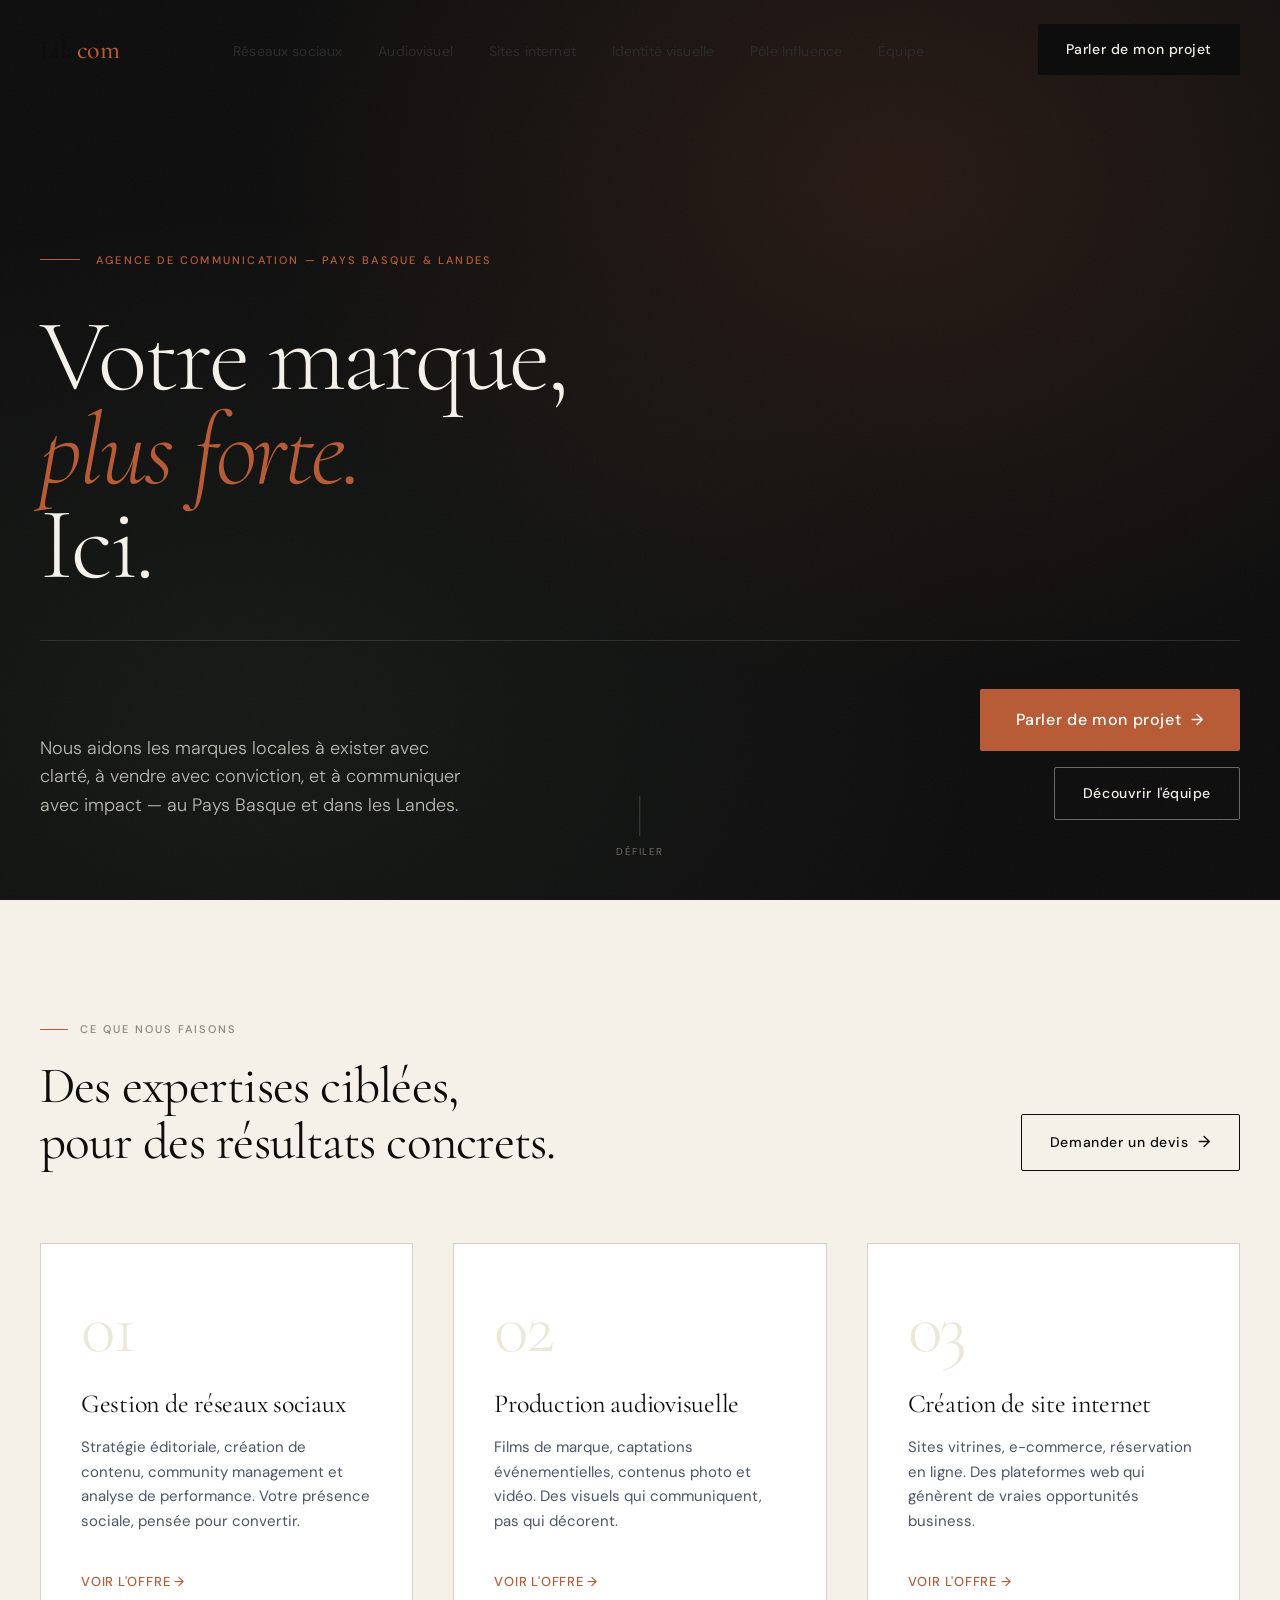
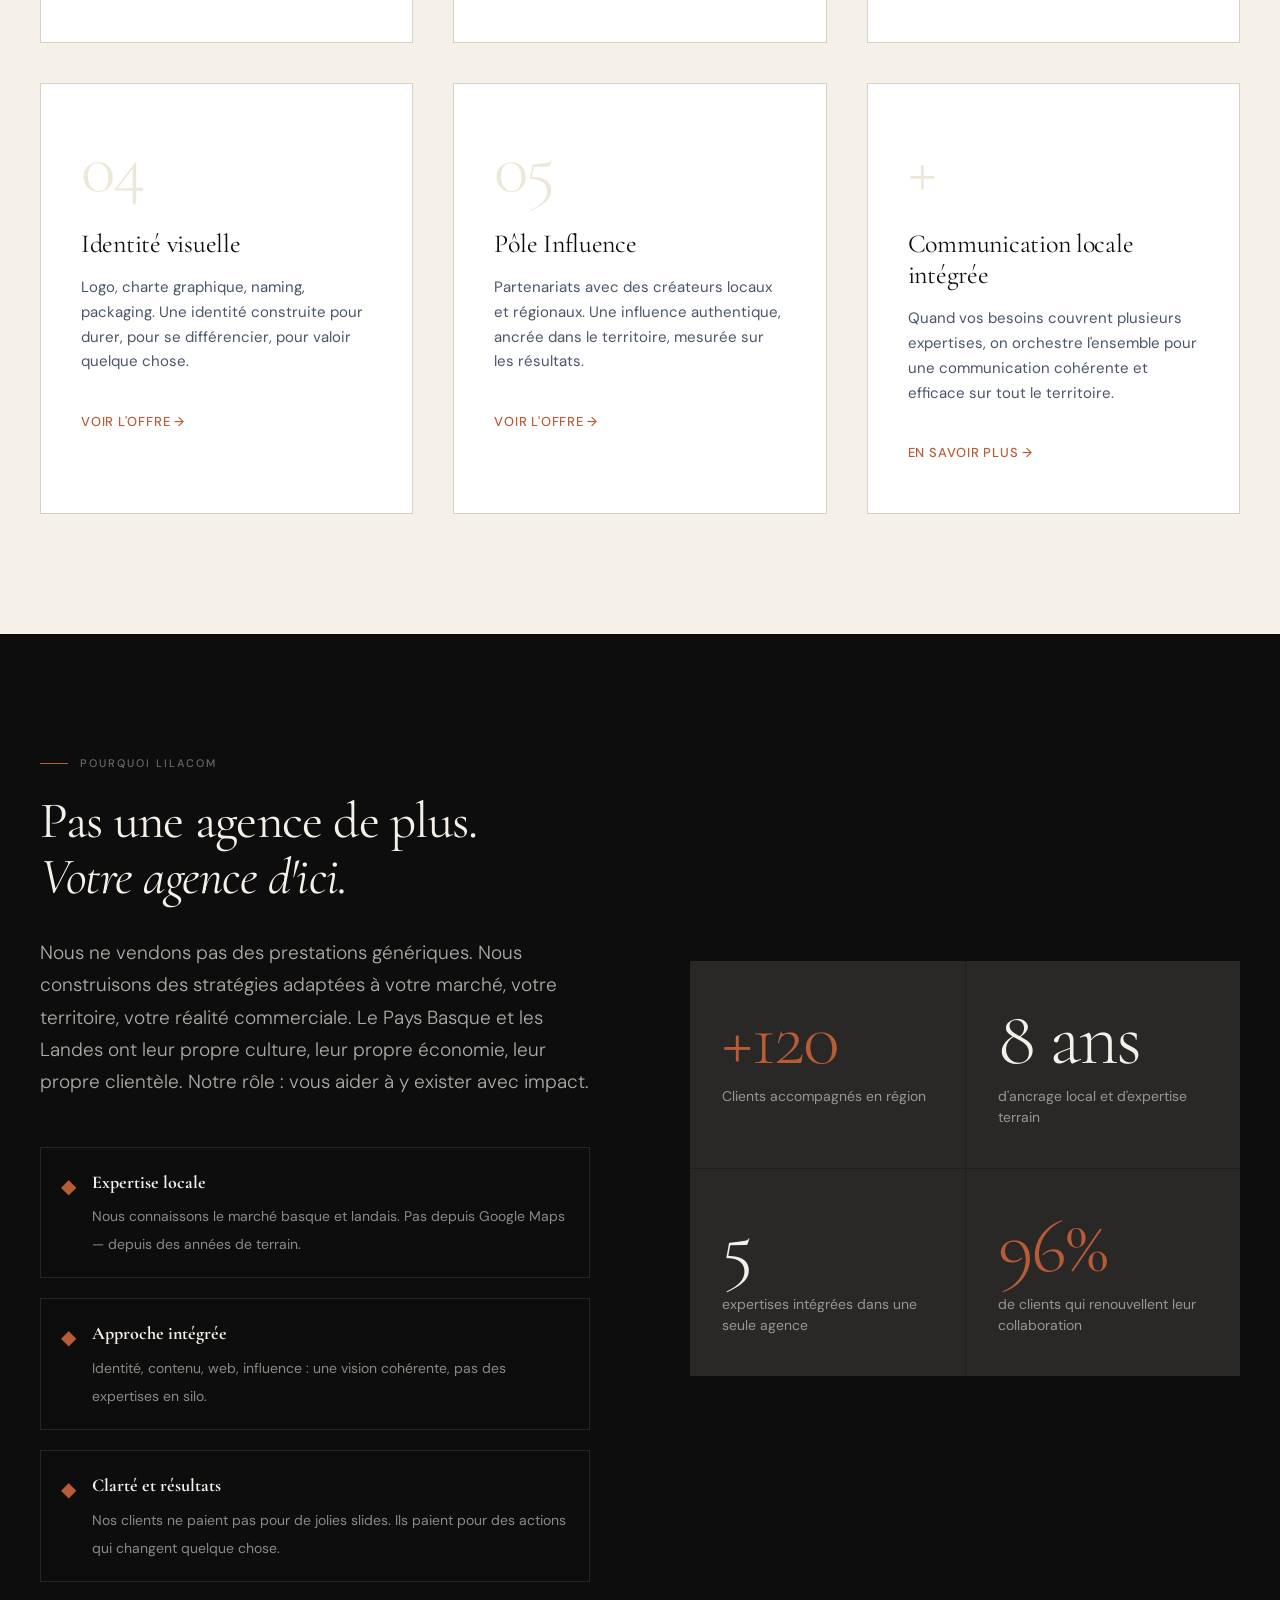
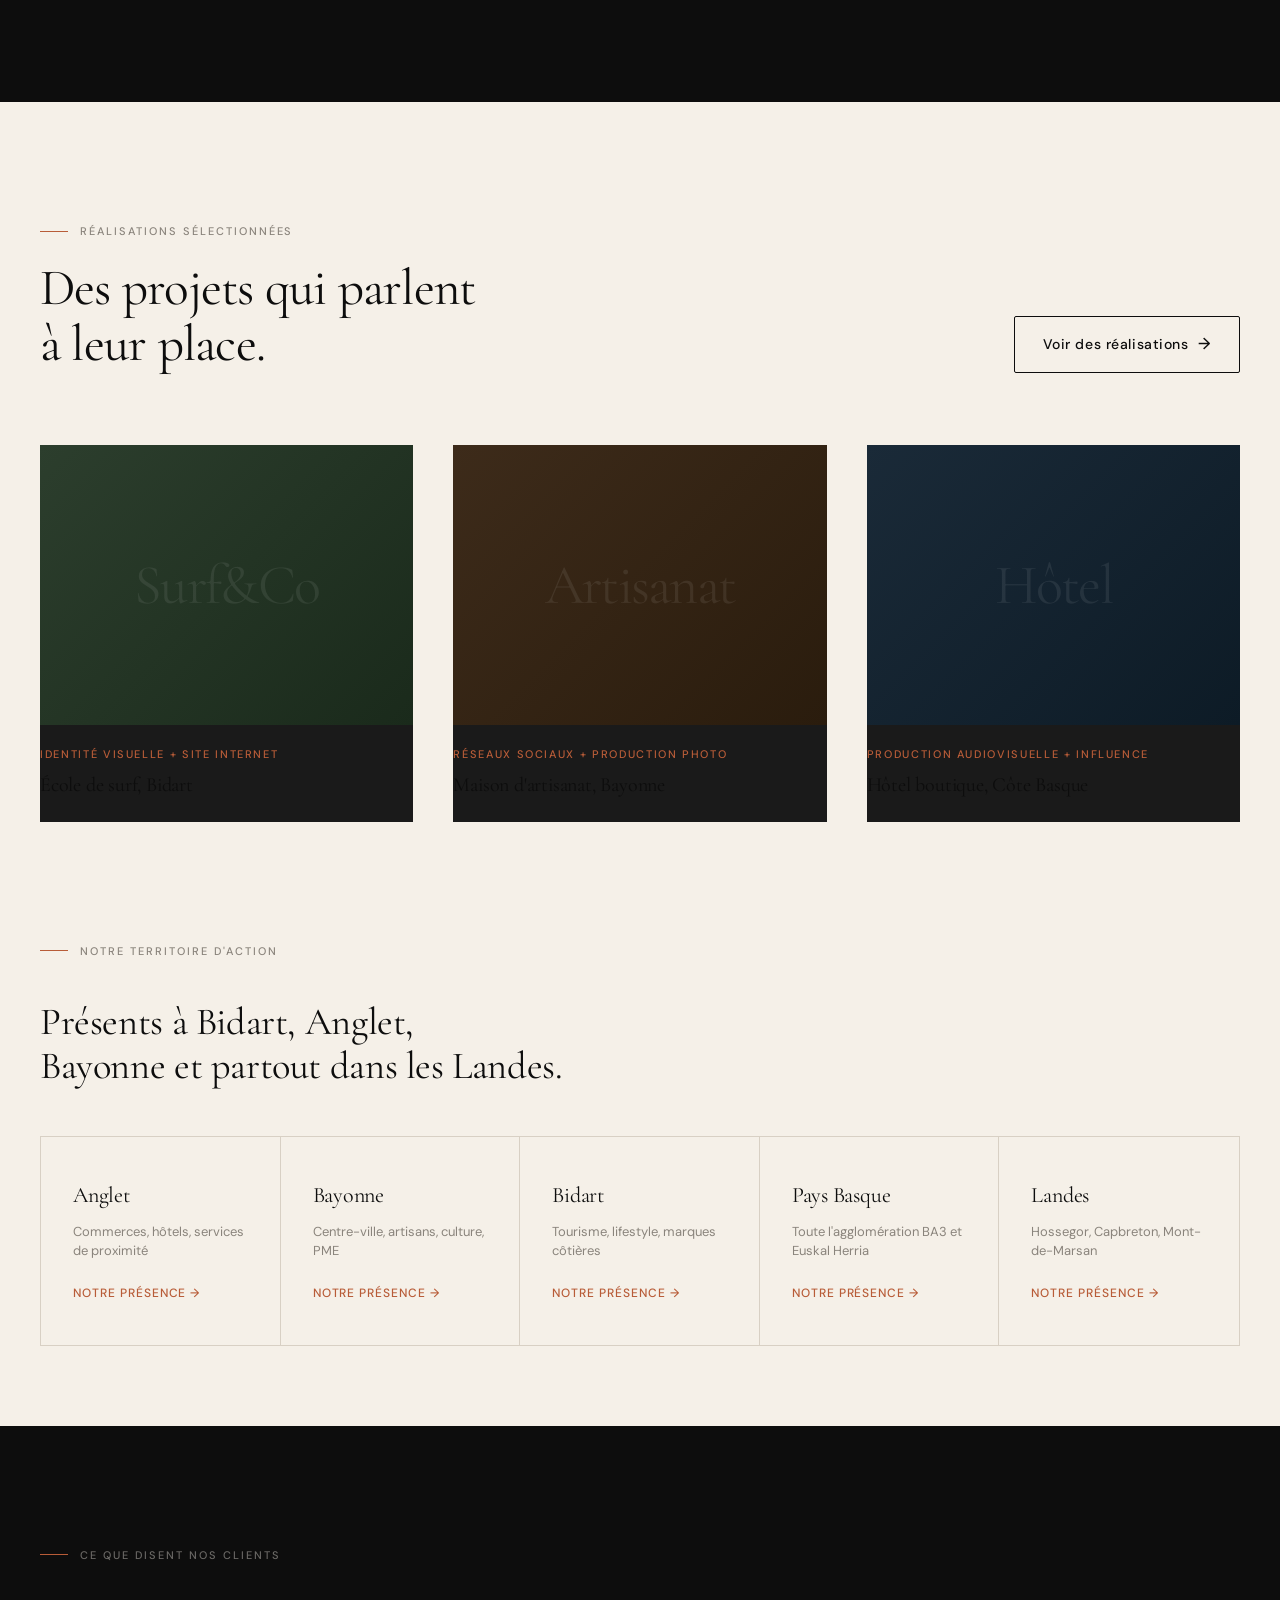
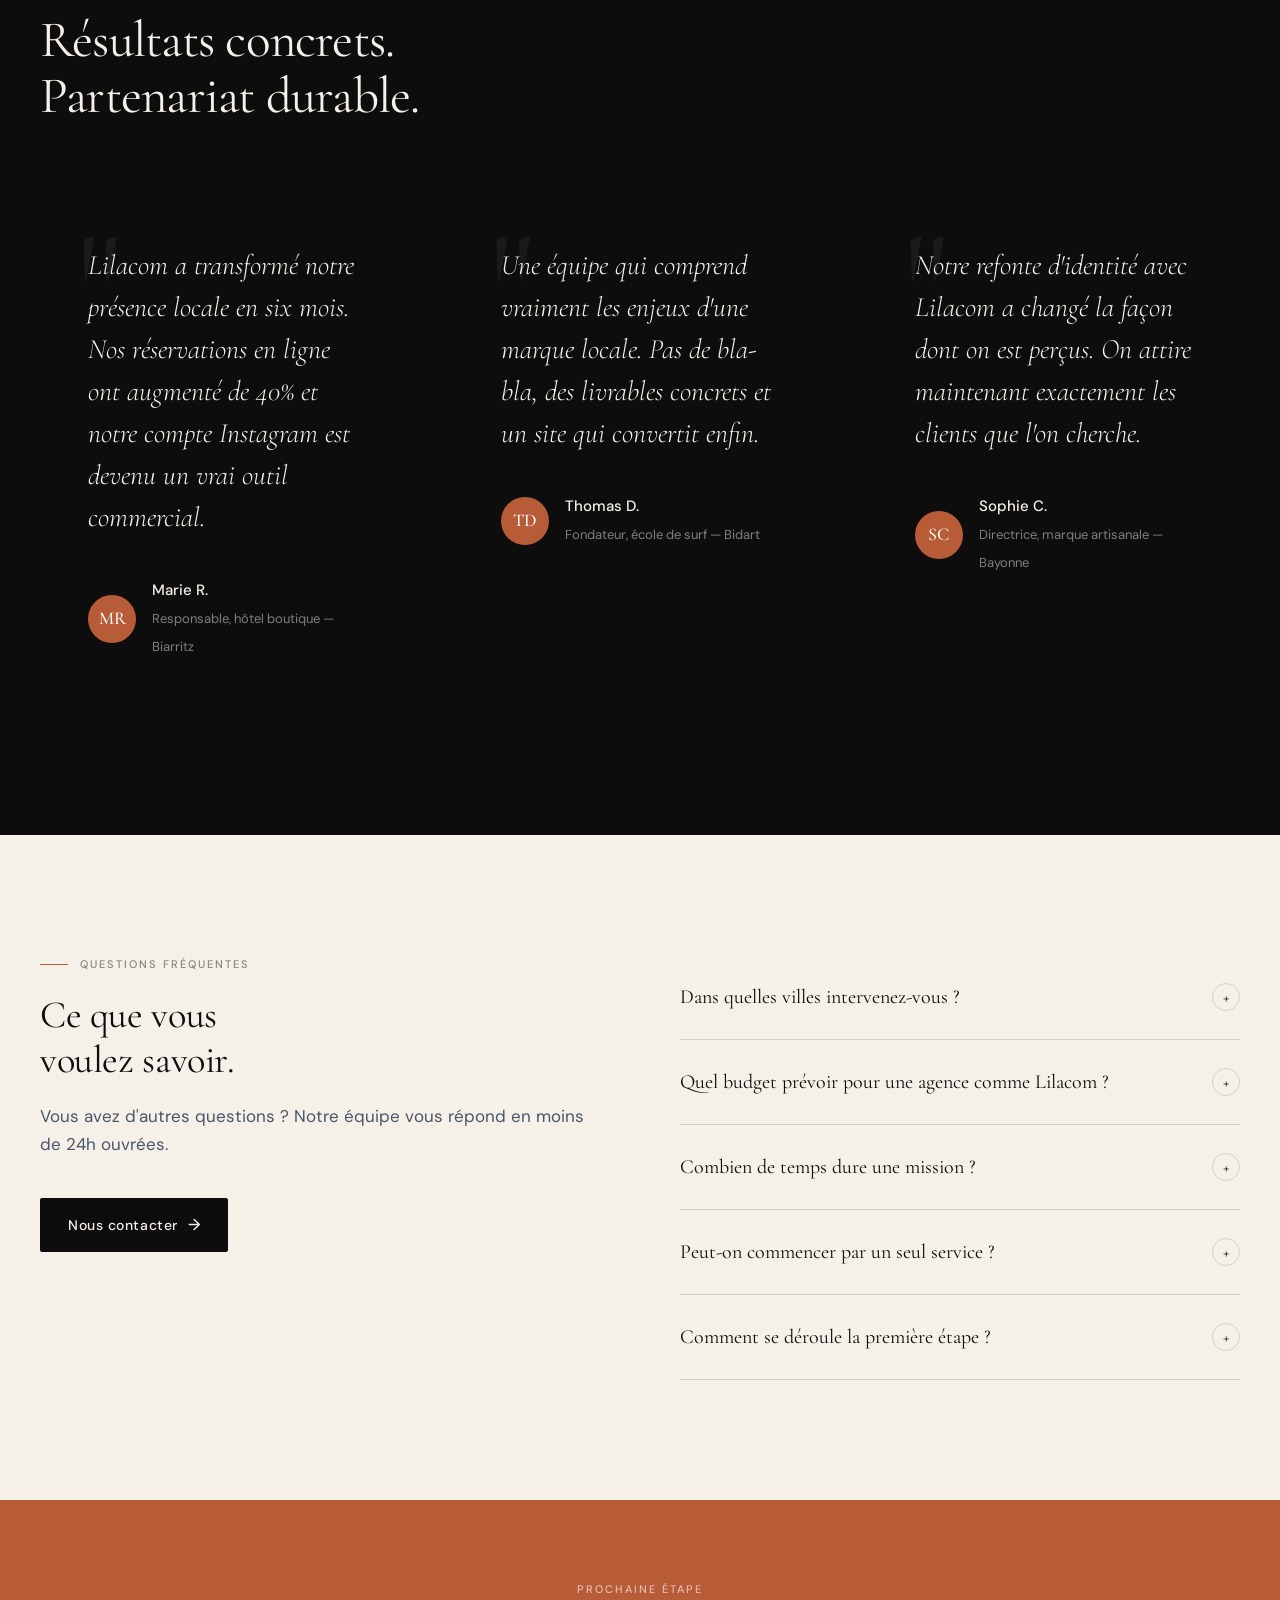
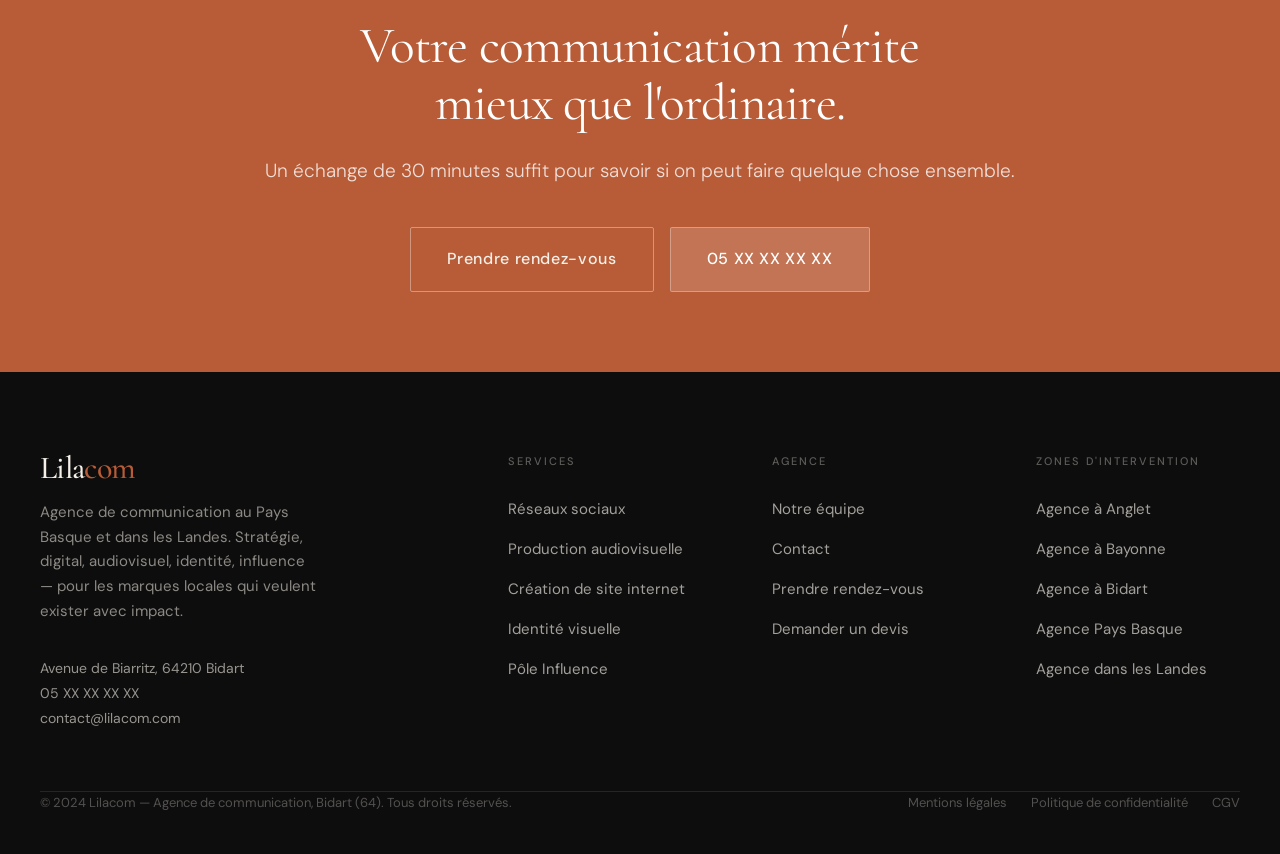
<file: lilacom-complete.html>
<!DOCTYPE html>
<html lang="fr" prefix="og: https://ogp.me/ns#">
<head>
  <meta charset="UTF-8">
  <meta name="viewport" content="width=device-width, initial-scale=1.0">
  <title id="page-title">Lilacom — Agence de Communication Pays Basque & Landes</title>
  <meta id="page-desc" name="description" content="Agence de communication à Bidart, Anglet, Bayonne. Stratégie, réseaux sociaux, audiovisuel, identité visuelle, création de sites web. Votre partenaire communication au Pays Basque et dans les Landes.">
  <meta id="page-canonical" name="canonical" content="https://www.lilacom.com/">

  <!-- Open Graph -->
  <meta property="og:type" content="website">
  <meta id="og-title" property="og:title" content="Lilacom — Agence de Communication Pays Basque">
  <meta id="og-desc" property="og:description" content="Agence de communication à Bidart, Anglet, Bayonne. Stratégie, réseaux sociaux, audiovisuel, identité visuelle, création de sites web.">
  <meta property="og:image" content="https://www.lilacom.com/og-image.jpg">
  <meta property="og:url" content="https://www.lilacom.com/">
  <meta property="og:locale" content="fr_FR">
  <meta property="og:site_name" content="Lilacom">

  <!-- Twitter Cards -->
  <meta name="twitter:card" content="summary_large_image">
  <meta name="twitter:site" content="@lilacom">
  <meta name="twitter:title" content="Lilacom — Agence de Communication Pays Basque">
  <meta name="twitter:description" content="Votre partenaire communication au Pays Basque et dans les Landes.">

  <!-- Favicon -->
  <link rel="icon" type="image/svg+xml" href="data:image/svg+xml,<svg xmlns='http://www.w3.org/2000/svg' viewBox='0 0 32 32'><rect width='32' height='32' fill='%230D0D0D'/><text x='6' y='24' font-size='20' fill='%23B85C38' font-family='Georgia'>L</text></svg>">

  <style>
/* ============================================
   LILACOM — Design System
   Premium Communication Agency, Pays Basque
   ============================================ */

@import url('https://fonts.googleapis.com/css2?family=Cormorant+Garamond:ital,wght@0,300;0,400;0,500;0,600;1,300;1,400;1,500&family=DM+Sans:ital,opsz,wght@0,9..40,300;0,9..40,400;0,9..40,500;0,9..40,600;1,9..40,300;1,9..40,400&display=swap');

/* ============================================
   CSS VARIABLES
   ============================================ */
:root {
  /* Colors */
  --cream: #F5F0E8;
  --cream-deep: #EDE7D8;
  --dark: #0D0D0D;
  --dark-mid: #1A1A1A;
  --charcoal: #2C2C2C;
  --terracotta: #B85C38;
  --terracotta-light: #D4724E;
  --terracotta-pale: #F0DDD6;
  --slate: #4A5568;
  --muted: #8A847C;
  --sage: #5C7A5E;
  --sage-light: #7A9E7C;
  --border: #D8D0C4;
  --border-dark: rgba(13,13,13,0.12);
  --white: #FFFFFF;

  /* Typography */
  --font-display: 'Cormorant Garamond', Georgia, serif;
  --font-body: 'DM Sans', system-ui, sans-serif;

  /* Spacing */
  --section-padding: 120px;
  --section-padding-sm: 80px;
  --container-max: 1320px;
  --gutter: 40px;

  /* Transitions */
  --transition: 0.35s cubic-bezier(0.25, 0.46, 0.45, 0.94);
  --transition-slow: 0.6s cubic-bezier(0.25, 0.46, 0.45, 0.94);
}

/* ============================================
   RESET & BASE
   ============================================ */
*, *::before, *::after {
  box-sizing: border-box;
  margin: 0;
  padding: 0;
}

html {
  scroll-behavior: smooth;
  -webkit-font-smoothing: antialiased;
  -moz-osx-font-smoothing: grayscale;
}

body {
  font-family: var(--font-body);
  background-color: var(--cream);
  color: var(--dark);
  font-size: 17px;
  line-height: 1.65;
  overflow-x: hidden;
}

img {
  max-width: 100%;
  height: auto;
  display: block;
}

a {
  color: inherit;
  text-decoration: none;
}

ul, ol {
  list-style: none;
}

button {
  cursor: pointer;
  font-family: var(--font-body);
  border: none;
  background: none;
}

/* ============================================
   TYPOGRAPHY
   ============================================ */
.display-xl {
  font-family: var(--font-display);
  font-size: clamp(52px, 7vw, 104px);
  font-weight: 300;
  line-height: 0.95;
  letter-spacing: -0.02em;
}

.display-lg {
  font-family: var(--font-display);
  font-size: clamp(40px, 5.5vw, 80px);
  font-weight: 300;
  line-height: 1.0;
  letter-spacing: -0.02em;
}

.display-md {
  font-family: var(--font-display);
  font-size: clamp(32px, 4vw, 60px);
  font-weight: 400;
  line-height: 1.1;
  letter-spacing: -0.015em;
}

.display-sm {
  font-family: var(--font-display);
  font-size: clamp(26px, 3vw, 44px);
  font-weight: 400;
  line-height: 1.15;
  letter-spacing: -0.01em;
}

h1, h2, h3, h4 {
  font-family: var(--font-display);
  font-weight: 400;
}

.label {
  font-family: var(--font-body);
  font-size: 11px;
  font-weight: 500;
  letter-spacing: 0.18em;
  text-transform: uppercase;
  color: var(--muted);
}

.label-terracotta {
  color: var(--terracotta);
}

.body-lg {
  font-size: 19px;
  line-height: 1.7;
  font-weight: 300;
}

.body-md {
  font-size: 17px;
  line-height: 1.65;
}

.body-sm {
  font-size: 15px;
  line-height: 1.6;
  color: var(--slate);
}

/* ============================================
   LAYOUT
   ============================================ */
.container {
  max-width: var(--container-max);
  margin: 0 auto;
  padding: 0 var(--gutter);
}

.container-narrow {
  max-width: 840px;
  margin: 0 auto;
  padding: 0 var(--gutter);
}

.section {
  padding: var(--section-padding) 0;
}

.section-sm {
  padding: var(--section-padding-sm) 0;
}

.grid-2 {
  display: grid;
  grid-template-columns: 1fr 1fr;
  gap: 60px;
}

.grid-3 {
  display: grid;
  grid-template-columns: repeat(3, 1fr);
  gap: 40px;
}

.grid-4 {
  display: grid;
  grid-template-columns: repeat(4, 1fr);
  gap: 32px;
}

/* ============================================
   NAVIGATION
   ============================================ */
.nav {
  position: fixed;
  top: 0;
  left: 0;
  right: 0;
  z-index: 1000;
  padding: 24px var(--gutter);
  display: flex;
  align-items: center;
  justify-content: space-between;
  transition: background var(--transition), padding var(--transition), border-color var(--transition);
  border-bottom: 1px solid transparent;
}

.nav.scrolled {
  background: rgba(245, 240, 232, 0.96);
  backdrop-filter: blur(12px);
  padding: 16px var(--gutter);
  border-bottom-color: var(--border);
}

.nav-logo {
  font-family: var(--font-display);
  font-size: 26px;
  font-weight: 500;
  letter-spacing: -0.02em;
  color: var(--dark);
  line-height: 1;
}

.nav-logo span {
  color: var(--terracotta);
}

.nav-links {
  display: flex;
  align-items: center;
  gap: 36px;
}

.nav-link {
  font-size: 14px;
  font-weight: 400;
  letter-spacing: 0.01em;
  color: var(--charcoal);
  transition: color var(--transition);
  position: relative;
}

.nav-link::after {
  content: '';
  position: absolute;
  bottom: -2px;
  left: 0;
  width: 0;
  height: 1px;
  background: var(--terracotta);
  transition: width var(--transition);
}

.nav-link:hover { color: var(--dark); }
.nav-link:hover::after { width: 100%; }

.nav-cta {
  font-size: 13px;
  font-weight: 500;
  letter-spacing: 0.04em;
  padding: 11px 24px;
  background: var(--dark);
  color: var(--cream);
  border-radius: 2px;
  transition: background var(--transition), color var(--transition);
}

.nav-cta:hover {
  background: var(--terracotta);
}

.nav-hamburger {
  display: none;
  flex-direction: column;
  gap: 5px;
  padding: 8px;
  cursor: pointer;
}

.nav-hamburger span {
  display: block;
  width: 24px;
  height: 1.5px;
  background: var(--dark);
  transition: transform var(--transition), opacity var(--transition);
}

/* Mobile nav */
.nav-mobile {
  display: none;
  position: fixed;
  top: 0;
  left: 0;
  right: 0;
  bottom: 0;
  background: var(--dark);
  z-index: 999;
  padding: 100px var(--gutter) 60px;
  flex-direction: column;
  justify-content: space-between;
}

.nav-mobile.open { display: flex; }

.nav-mobile-links {
  display: flex;
  flex-direction: column;
  gap: 8px;
}

.nav-mobile-link {
  font-family: var(--font-display);
  font-size: clamp(32px, 8vw, 52px);
  font-weight: 300;
  color: var(--cream);
  line-height: 1.1;
  padding: 8px 0;
  border-bottom: 1px solid rgba(245,240,232,0.1);
  transition: color var(--transition);
}

.nav-mobile-link:hover { color: var(--terracotta); }

/* ============================================
   BUTTONS
   ============================================ */
.btn {
  display: inline-flex;
  align-items: center;
  gap: 10px;
  font-family: var(--font-body);
  font-size: 14px;
  font-weight: 500;
  letter-spacing: 0.04em;
  padding: 14px 28px;
  border-radius: 2px;
  transition: all var(--transition);
  cursor: pointer;
  text-decoration: none;
}

.btn-dark {
  background: var(--dark);
  color: var(--cream);
}

.btn-dark:hover {
  background: var(--terracotta);
  color: var(--white);
}

.btn-outline {
  background: transparent;
  color: var(--dark);
  border: 1px solid var(--dark);
}

.btn-outline:hover {
  background: var(--dark);
  color: var(--cream);
}

.btn-outline-cream {
  background: transparent;
  color: var(--cream);
  border: 1px solid rgba(245,240,232,0.4);
}

.btn-outline-cream:hover {
  background: var(--cream);
  color: var(--dark);
}

.btn-terracotta {
  background: var(--terracotta);
  color: var(--white);
}

.btn-terracotta:hover {
  background: var(--dark);
}

.btn-arrow::after {
  content: '→';
  font-size: 16px;
  transition: transform var(--transition);
}

.btn-arrow:hover::after {
  transform: translateX(4px);
}

.btn-lg {
  font-size: 16px;
  padding: 18px 36px;
}

/* ============================================
   HERO
   ============================================ */
.hero {
  min-height: 100vh;
  display: flex;
  flex-direction: column;
  justify-content: flex-end;
  padding: 0 var(--gutter) 80px;
  position: relative;
  overflow: hidden;
  background: var(--dark);
}

.hero-bg {
  position: absolute;
  inset: 0;
  background: 
    radial-gradient(ellipse at 70% 20%, rgba(184, 92, 56, 0.15) 0%, transparent 50%),
    radial-gradient(ellipse at 20% 80%, rgba(92, 122, 94, 0.1) 0%, transparent 50%),
    var(--dark);
}

.hero-grain {
  position: absolute;
  inset: 0;
  opacity: 0.04;
  background-image: url("data:image/svg+xml,%3Csvg viewBox='0 0 200 200' xmlns='http://www.w3.org/2000/svg'%3E%3Cfilter id='noise'%3E%3CfeTurbulence type='fractalNoise' baseFrequency='0.85' numOctaves='4' stitchTiles='stitch'/%3E%3C/filter%3E%3Crect width='100%25' height='100%25' filter='url(%23noise)'/%3E%3C/svg%3E");
  background-size: 200px 200px;
}

.hero-content {
  position: relative;
  z-index: 2;
  max-width: var(--container-max);
  margin: 0 auto;
  width: 100%;
}

.hero-eyebrow {
  display: flex;
  align-items: center;
  gap: 16px;
  margin-bottom: 40px;
}

.hero-eyebrow-line {
  width: 40px;
  height: 1px;
  background: var(--terracotta);
}

.hero-eyebrow-text {
  font-size: 11px;
  font-weight: 500;
  letter-spacing: 0.2em;
  text-transform: uppercase;
  color: var(--terracotta);
}

.hero-title {
  font-family: var(--font-display);
  font-size: clamp(52px, 8vw, 120px);
  font-weight: 300;
  line-height: 0.92;
  letter-spacing: -0.03em;
  color: var(--cream);
  margin-bottom: 48px;
}

.hero-title em {
  font-style: italic;
  color: var(--terracotta);
}

.hero-bottom {
  display: grid;
  grid-template-columns: 1fr 1fr;
  gap: 80px;
  align-items: end;
  padding-top: 48px;
  border-top: 1px solid rgba(245,240,232,0.12);
}

.hero-tagline {
  font-size: 18px;
  line-height: 1.6;
  font-weight: 300;
  color: rgba(245,240,232,0.75);
  max-width: 440px;
}

.hero-actions {
  display: flex;
  flex-direction: column;
  align-items: flex-end;
  gap: 16px;
}

.hero-scroll {
  position: absolute;
  bottom: 40px;
  left: 50%;
  transform: translateX(-50%);
  display: flex;
  flex-direction: column;
  align-items: center;
  gap: 8px;
  color: rgba(245,240,232,0.4);
  font-size: 10px;
  letter-spacing: 0.15em;
  text-transform: uppercase;
  z-index: 2;
}

.hero-scroll-line {
  width: 1px;
  height: 40px;
  background: rgba(245,240,232,0.2);
  position: relative;
  overflow: hidden;
}

.hero-scroll-line::after {
  content: '';
  position: absolute;
  top: -40px;
  left: 0;
  width: 1px;
  height: 40px;
  background: var(--terracotta);
  animation: scrollDown 2s ease-in-out infinite;
}

@keyframes scrollDown {
  0% { top: -40px; }
  100% { top: 40px; }
}

/* ============================================
   SECTION HEADERS
   ============================================ */
.section-header {
  margin-bottom: 72px;
}

.section-header-flex {
  display: flex;
  align-items: flex-end;
  justify-content: space-between;
  gap: 40px;
  margin-bottom: 72px;
}

.section-label {
  display: flex;
  align-items: center;
  gap: 12px;
  margin-bottom: 20px;
}

.section-label-line {
  width: 28px;
  height: 1px;
  background: var(--terracotta);
}

/* ============================================
   SERVICE CARDS
   ============================================ */
.service-card {
  background: var(--white);
  border: 1px solid var(--border);
  padding: 48px 40px;
  position: relative;
  transition: transform var(--transition), box-shadow var(--transition), border-color var(--transition);
  overflow: hidden;
}

.service-card::before {
  content: '';
  position: absolute;
  top: 0;
  left: 0;
  right: 0;
  height: 2px;
  background: var(--terracotta);
  transform: scaleX(0);
  transform-origin: left;
  transition: transform var(--transition);
}

.service-card:hover {
  transform: translateY(-4px);
  box-shadow: 0 20px 60px rgba(13,13,13,0.08);
  border-color: transparent;
}

.service-card:hover::before {
  transform: scaleX(1);
}

.service-card-number {
  font-family: var(--font-display);
  font-size: 72px;
  font-weight: 300;
  color: var(--cream-deep);
  line-height: 1;
  margin-bottom: 24px;
  letter-spacing: -0.03em;
}

.service-card-title {
  font-family: var(--font-display);
  font-size: 26px;
  font-weight: 400;
  line-height: 1.2;
  margin-bottom: 16px;
  letter-spacing: -0.01em;
}

.service-card-desc {
  font-size: 15px;
  line-height: 1.65;
  color: var(--slate);
  margin-bottom: 32px;
}

.service-card-link {
  font-size: 13px;
  font-weight: 500;
  letter-spacing: 0.06em;
  text-transform: uppercase;
  color: var(--terracotta);
  display: inline-flex;
  align-items: center;
  gap: 8px;
  transition: gap var(--transition);
}

.service-card-link:hover { gap: 14px; }

/* ============================================
   PROOF / STATS
   ============================================ */
.stat-block {
  padding: 48px 0;
  border-top: 1px solid var(--border);
}

.stat-number {
  font-family: var(--font-display);
  font-size: clamp(48px, 6vw, 80px);
  font-weight: 300;
  line-height: 1;
  letter-spacing: -0.03em;
  color: var(--dark);
  margin-bottom: 8px;
}

.stat-label {
  font-size: 14px;
  font-weight: 400;
  color: var(--slate);
  line-height: 1.5;
}

/* ============================================
   TESTIMONIALS
   ============================================ */
.testimonial-card {
  background: var(--dark);
  color: var(--cream);
  padding: 56px 48px;
  position: relative;
}

.testimonial-card::before {
  content: '"';
  font-family: var(--font-display);
  font-size: 160px;
  font-weight: 300;
  line-height: 1;
  color: rgba(245,240,232,0.06);
  position: absolute;
  top: 20px;
  left: 36px;
}

.testimonial-quote {
  font-family: var(--font-display);
  font-size: clamp(20px, 2.5vw, 28px);
  font-weight: 300;
  line-height: 1.5;
  font-style: italic;
  margin-bottom: 40px;
  position: relative;
  z-index: 1;
}

.testimonial-author {
  display: flex;
  align-items: center;
  gap: 16px;
}

.testimonial-avatar {
  width: 48px;
  height: 48px;
  border-radius: 50%;
  background: var(--terracotta);
  display: flex;
  align-items: center;
  justify-content: center;
  font-family: var(--font-display);
  font-size: 18px;
  color: var(--white);
  font-weight: 500;
  flex-shrink: 0;
}

.testimonial-meta strong {
  display: block;
  font-size: 15px;
  font-weight: 500;
  color: var(--cream);
}

.testimonial-meta span {
  font-size: 13px;
  color: rgba(245,240,232,0.5);
}

/* ============================================
   FAQ
   ============================================ */
.faq-item {
  border-bottom: 1px solid var(--border);
}

.faq-question {
  width: 100%;
  text-align: left;
  padding: 28px 0;
  display: flex;
  align-items: center;
  justify-content: space-between;
  gap: 20px;
  font-family: var(--font-display);
  font-size: 20px;
  font-weight: 400;
  color: var(--dark);
  cursor: pointer;
  transition: color var(--transition);
}

.faq-question:hover { color: var(--terracotta); }

.faq-icon {
  width: 28px;
  height: 28px;
  border: 1px solid var(--border);
  border-radius: 50%;
  display: flex;
  align-items: center;
  justify-content: center;
  flex-shrink: 0;
  font-size: 16px;
  transition: transform var(--transition), background var(--transition), border-color var(--transition);
}

.faq-item.open .faq-icon {
  transform: rotate(45deg);
  background: var(--terracotta);
  border-color: var(--terracotta);
  color: var(--white);
}

.faq-answer {
  max-height: 0;
  overflow: hidden;
  transition: max-height var(--transition-slow);
}

.faq-answer-inner {
  padding-bottom: 28px;
  font-size: 16px;
  line-height: 1.7;
  color: var(--slate);
}

/* ============================================
   DARK SECTION
   ============================================ */
.section-dark {
  background: var(--dark);
  color: var(--cream);
}

.section-dark .label {
  color: rgba(245,240,232,0.4);
}

.section-dark .section-label-line {
  background: var(--terracotta);
}

/* ============================================
   PROCESS STEPS
   ============================================ */
.process-step {
  display: grid;
  grid-template-columns: 80px 1fr;
  gap: 32px;
  padding: 40px 0;
  border-bottom: 1px solid var(--border);
  align-items: start;
}

.process-step:first-child { border-top: 1px solid var(--border); }

.process-step-num {
  font-family: var(--font-display);
  font-size: 52px;
  font-weight: 300;
  line-height: 1;
  color: var(--terracotta);
  letter-spacing: -0.03em;
}

.process-step-title {
  font-family: var(--font-display);
  font-size: 24px;
  font-weight: 400;
  margin-bottom: 12px;
  letter-spacing: -0.01em;
}

.process-step-desc {
  font-size: 15px;
  line-height: 1.65;
  color: var(--slate);
}

/* ============================================
   TEAM CARDS
   ============================================ */
.team-card {
  position: relative;
  overflow: hidden;
}

.team-card-image {
  width: 100%;
  aspect-ratio: 3/4;
  background: var(--dark-mid);
  position: relative;
  overflow: hidden;
}

.team-card-image-placeholder {
  width: 100%;
  height: 100%;
  display: flex;
  align-items: center;
  justify-content: center;
  background: linear-gradient(135deg, var(--dark-mid) 0%, #2A2A2A 100%);
}

.team-card-initials {
  font-family: var(--font-display);
  font-size: 72px;
  font-weight: 300;
  color: rgba(245,240,232,0.15);
  letter-spacing: -0.04em;
}

.team-card-info {
  padding: 24px 0;
}

.team-card-name {
  font-family: var(--font-display);
  font-size: 22px;
  font-weight: 400;
  letter-spacing: -0.01em;
  margin-bottom: 4px;
}

.team-card-role {
  font-size: 13px;
  color: var(--terracotta);
  font-weight: 500;
  letter-spacing: 0.06em;
  text-transform: uppercase;
  margin-bottom: 12px;
}

.team-card-desc {
  font-size: 14px;
  line-height: 1.6;
  color: var(--slate);
}

/* ============================================
   CONTACT FORM
   ============================================ */
.form-group {
  margin-bottom: 28px;
}

.form-label {
  display: block;
  font-size: 12px;
  font-weight: 500;
  letter-spacing: 0.12em;
  text-transform: uppercase;
  color: var(--slate);
  margin-bottom: 10px;
}

.form-input,
.form-select,
.form-textarea {
  width: 100%;
  padding: 14px 18px;
  background: var(--white);
  border: 1px solid var(--border);
  border-radius: 2px;
  font-family: var(--font-body);
  font-size: 16px;
  color: var(--dark);
  transition: border-color var(--transition);
  outline: none;
  appearance: none;
}

.form-input:focus,
.form-select:focus,
.form-textarea:focus {
  border-color: var(--terracotta);
}

.form-textarea {
  resize: vertical;
  min-height: 160px;
}

.form-select {
  background-image: url("data:image/svg+xml,%3Csvg xmlns='http://www.w3.org/2000/svg' width='12' height='8' viewBox='0 0 12 8'%3E%3Cpath d='M1 1l5 5 5-5' stroke='%238A847C' stroke-width='1.5' fill='none'/%3E%3C/svg%3E");
  background-repeat: no-repeat;
  background-position: right 18px center;
  padding-right: 44px;
  cursor: pointer;
}

.form-grid-2 {
  display: grid;
  grid-template-columns: 1fr 1fr;
  gap: 20px;
}

/* ============================================
   FOOTER
   ============================================ */
.footer {
  background: var(--dark);
  color: var(--cream);
  padding: 80px var(--gutter) 40px;
}

.footer-top {
  display: grid;
  grid-template-columns: 2fr 1fr 1fr 1fr;
  gap: 60px;
  padding-bottom: 60px;
  border-bottom: 1px solid rgba(245,240,232,0.1);
  margin-bottom: 40px;
}

.footer-brand-name {
  font-family: var(--font-display);
  font-size: 32px;
  font-weight: 500;
  letter-spacing: -0.02em;
  margin-bottom: 16px;
  line-height: 1;
}

.footer-brand-name span { color: var(--terracotta); }

.footer-tagline {
  font-size: 15px;
  line-height: 1.65;
  color: rgba(245,240,232,0.55);
  margin-bottom: 32px;
  max-width: 280px;
}

.footer-contact-info {
  font-size: 14px;
  color: rgba(245,240,232,0.6);
  line-height: 1.8;
}

.footer-contact-info a {
  color: rgba(245,240,232,0.6);
  transition: color var(--transition);
}

.footer-contact-info a:hover { color: var(--terracotta); }

.footer-col-title {
  font-size: 11px;
  font-weight: 500;
  letter-spacing: 0.18em;
  text-transform: uppercase;
  color: rgba(245,240,232,0.35);
  margin-bottom: 24px;
}

.footer-links {
  display: flex;
  flex-direction: column;
  gap: 12px;
}

.footer-link {
  font-size: 15px;
  color: rgba(245,240,232,0.65);
  transition: color var(--transition);
}

.footer-link:hover { color: var(--cream); }

.footer-bottom {
  display: flex;
  align-items: center;
  justify-content: space-between;
  gap: 20px;
}

.footer-bottom-text {
  font-size: 13px;
  color: rgba(245,240,232,0.3);
}

.footer-bottom-links {
  display: flex;
  gap: 24px;
}

.footer-bottom-link {
  font-size: 13px;
  color: rgba(245,240,232,0.3);
  transition: color var(--transition);
}

.footer-bottom-link:hover { color: rgba(245,240,232,0.7); }

/* ============================================
   PAGE HERO (inner pages)
   ============================================ */
.page-hero {
  background: var(--dark);
  padding: 160px var(--gutter) 100px;
  position: relative;
  overflow: hidden;
}

.page-hero-bg {
  position: absolute;
  inset: 0;
  background: radial-gradient(ellipse at 80% 50%, rgba(184, 92, 56, 0.12) 0%, transparent 60%);
}

.page-hero-content {
  position: relative;
  z-index: 1;
  max-width: var(--container-max);
  margin: 0 auto;
}

.page-hero-breadcrumb {
  display: flex;
  align-items: center;
  gap: 8px;
  margin-bottom: 40px;
}

.breadcrumb-item {
  font-size: 13px;
  color: rgba(245,240,232,0.4);
}

.breadcrumb-sep {
  font-size: 11px;
  color: rgba(245,240,232,0.2);
}

.breadcrumb-current {
  color: rgba(245,240,232,0.7);
}

.page-hero-title {
  font-family: var(--font-display);
  font-size: clamp(44px, 6vw, 88px);
  font-weight: 300;
  line-height: 0.95;
  letter-spacing: -0.025em;
  color: var(--cream);
  margin-bottom: 32px;
  max-width: 800px;
}

.page-hero-desc {
  font-size: 18px;
  line-height: 1.7;
  font-weight: 300;
  color: rgba(245,240,232,0.7);
  max-width: 580px;
  margin-bottom: 48px;
}

/* ============================================
   INCLUDE LIST
   ============================================ */
.include-list {
  display: flex;
  flex-direction: column;
  gap: 0;
}

.include-item {
  display: flex;
  align-items: flex-start;
  gap: 16px;
  padding: 16px 0;
  border-bottom: 1px solid var(--border);
}

.include-item:first-child { border-top: 1px solid var(--border); }

.include-check {
  width: 20px;
  height: 20px;
  border-radius: 50%;
  background: var(--terracotta-pale);
  display: flex;
  align-items: center;
  justify-content: center;
  flex-shrink: 0;
  margin-top: 2px;
}

.include-check::after {
  content: '✓';
  font-size: 11px;
  color: var(--terracotta);
  font-weight: 600;
}

.include-text {
  font-size: 16px;
  color: var(--charcoal);
}

/* ============================================
   PRICING / OFFER CARDS
   ============================================ */
.offer-card {
  border: 1px solid var(--border);
  padding: 48px 40px;
  position: relative;
  background: var(--white);
}

.offer-card.featured {
  border-color: var(--terracotta);
  background: var(--dark);
  color: var(--cream);
}

.offer-badge {
  position: absolute;
  top: -1px;
  right: 32px;
  background: var(--terracotta);
  color: var(--white);
  font-size: 11px;
  font-weight: 500;
  letter-spacing: 0.1em;
  text-transform: uppercase;
  padding: 6px 14px;
}

.offer-title {
  font-family: var(--font-display);
  font-size: 28px;
  font-weight: 400;
  letter-spacing: -0.01em;
  margin-bottom: 8px;
}

.offer-subtitle {
  font-size: 14px;
  color: var(--muted);
  margin-bottom: 32px;
}

.offer-card.featured .offer-subtitle { color: rgba(245,240,232,0.5); }

.offer-price {
  font-family: var(--font-display);
  font-size: 48px;
  font-weight: 300;
  letter-spacing: -0.03em;
  margin-bottom: 4px;
}

.offer-price-note {
  font-size: 13px;
  color: var(--muted);
  margin-bottom: 36px;
}

.offer-card.featured .offer-price-note { color: rgba(245,240,232,0.4); }

.offer-features {
  display: flex;
  flex-direction: column;
  gap: 12px;
  margin-bottom: 40px;
  padding-bottom: 40px;
  border-bottom: 1px solid var(--border);
}

.offer-card.featured .offer-features { border-color: rgba(245,240,232,0.1); }

.offer-feature {
  display: flex;
  align-items: center;
  gap: 12px;
  font-size: 15px;
}

.offer-feature-check {
  color: var(--terracotta);
  font-size: 14px;
  flex-shrink: 0;
}

/* ============================================
   LOCAL SEO PAGE
   ============================================ */
.local-hero {
  background: var(--dark);
  padding: 180px var(--gutter) 100px;
  position: relative;
  overflow: hidden;
}

.territory-visual {
  width: 100%;
  height: 300px;
  background: var(--dark-mid);
  border-radius: 2px;
  display: flex;
  align-items: center;
  justify-content: center;
  overflow: hidden;
  position: relative;
}

.territory-label-overlay {
  position: absolute;
  bottom: 24px;
  left: 24px;
  background: rgba(13,13,13,0.85);
  padding: 12px 20px;
  color: var(--cream);
}

/* ============================================
   ANIMATE IN
   ============================================ */
.reveal {
  opacity: 0;
  transform: translateY(28px);
  transition: opacity 0.7s ease, transform 0.7s ease;
}

.reveal.visible {
  opacity: 1;
  transform: translateY(0);
}

.reveal-delay-1 { transition-delay: 0.1s; }
.reveal-delay-2 { transition-delay: 0.2s; }
.reveal-delay-3 { transition-delay: 0.3s; }
.reveal-delay-4 { transition-delay: 0.4s; }

/* ============================================
   STICKY CTA (MOBILE)
   ============================================ */
.sticky-cta {
  display: none;
  position: fixed;
  bottom: 0;
  left: 0;
  right: 0;
  z-index: 500;
  background: var(--dark);
  padding: 16px var(--gutter);
  border-top: 1px solid rgba(245,240,232,0.1);
}

.sticky-cta a {
  display: block;
  text-align: center;
  background: var(--terracotta);
  color: var(--white);
  font-size: 15px;
  font-weight: 500;
  padding: 16px;
  border-radius: 2px;
}

/* ============================================
   SELECTED WORK / PORTFOLIO
   ============================================ */
.work-card {
  position: relative;
  overflow: hidden;
  background: var(--dark-mid);
}

.work-card-inner {
  aspect-ratio: 4/3;
  position: relative;
  overflow: hidden;
  display: flex;
  align-items: center;
  justify-content: center;
}

.work-card-bg {
  position: absolute;
  inset: 0;
  transition: transform var(--transition-slow);
}

.work-card:hover .work-card-bg {
  transform: scale(1.04);
}

.work-card-overlay {
  position: absolute;
  inset: 0;
  background: linear-gradient(to top, rgba(13,13,13,0.9) 0%, rgba(13,13,13,0.2) 60%, transparent 100%);
  opacity: 0;
  transition: opacity var(--transition);
}

.work-card:hover .work-card-overlay { opacity: 1; }

.work-card-info {
  position: absolute;
  bottom: 0;
  left: 0;
  right: 0;
  padding: 32px 28px;
  transform: translateY(10px);
  opacity: 0;
  transition: all var(--transition);
}

.work-card:hover .work-card-info {
  transform: translateY(0);
  opacity: 1;
}

.work-card-meta {
  padding: 20px 0;
}

.work-card-category {
  font-size: 11px;
  font-weight: 500;
  letter-spacing: 0.15em;
  text-transform: uppercase;
  color: var(--terracotta);
  margin-bottom: 6px;
}

.work-card-title {
  font-family: var(--font-display);
  font-size: 22px;
  font-weight: 400;
  letter-spacing: -0.01em;
}

/* ============================================
   TERRITORY SECTION
   ============================================ */
.territory-grid {
  display: grid;
  grid-template-columns: repeat(5, 1fr);
  gap: 0;
  border: 1px solid var(--border);
}

.territory-item {
  padding: 40px 32px;
  border-right: 1px solid var(--border);
  transition: background var(--transition);
  cursor: default;
}

.territory-item:last-child { border-right: none; }

.territory-item:hover {
  background: var(--cream-deep);
}

.territory-name {
  font-family: var(--font-display);
  font-size: 22px;
  font-weight: 400;
  letter-spacing: -0.01em;
  margin-bottom: 8px;
}

.territory-note {
  font-size: 13px;
  color: var(--muted);
  line-height: 1.5;
  margin-bottom: 16px;
}

.territory-link {
  font-size: 12px;
  font-weight: 500;
  letter-spacing: 0.08em;
  text-transform: uppercase;
  color: var(--terracotta);
  transition: letter-spacing var(--transition);
}

.territory-item:hover .territory-link {
  letter-spacing: 0.12em;
}

/* ============================================
   SCHEMA / SEO HIDDEN
   ============================================ */
.sr-only {
  position: absolute;
  width: 1px;
  height: 1px;
  padding: 0;
  margin: -1px;
  overflow: hidden;
  clip: rect(0,0,0,0);
  white-space: nowrap;
  border: 0;
}

/* ============================================
   PAGE TRANSITIONS
   ============================================ */
.page {
  display: none;
  animation: fadeIn 0.4s ease;
}

.page.active {
  display: block;
}

@keyframes fadeIn {
  from { opacity: 0; transform: translateY(8px); }
  to { opacity: 1; transform: translateY(0); }
}

/* ============================================
   RESPONSIVE — TABLET
   ============================================ */
@media (max-width: 1024px) {
  :root {
    --section-padding: 80px;
    --section-padding-sm: 60px;
    --gutter: 28px;
  }

  .grid-4 { grid-template-columns: 1fr 1fr; }
  .territory-grid { grid-template-columns: repeat(3, 1fr); }
  .territory-item:nth-child(3) { border-right: none; }
  .territory-item:nth-child(4), .territory-item:nth-child(5) { border-top: 1px solid var(--border); }
  .territory-item:nth-child(5) { border-right: none; }

  .footer-top { grid-template-columns: 1fr 1fr; gap: 40px; }

  .hero-bottom { grid-template-columns: 1fr; gap: 32px; }
  .hero-actions { align-items: flex-start; }

  .nav-links { gap: 24px; }
}

/* ============================================
   RESPONSIVE — MOBILE
   ============================================ */
@media (max-width: 768px) {
  :root {
    --section-padding: 64px;
    --section-padding-sm: 48px;
    --gutter: 20px;
  }

  .nav-links, .nav-cta { display: none; }
  .nav-hamburger { display: flex; }

  .grid-2 { grid-template-columns: 1fr; gap: 40px; }
  .grid-3 { grid-template-columns: 1fr; gap: 32px; }
  .grid-4 { grid-template-columns: 1fr; }
  .territory-grid { grid-template-columns: 1fr 1fr; }
  .territory-item { border-right: none; border-bottom: 1px solid var(--border); }

  .section-header-flex {
    flex-direction: column;
    align-items: flex-start;
    gap: 24px;
  }

  .form-grid-2 { grid-template-columns: 1fr; }

  .footer-top { grid-template-columns: 1fr; gap: 40px; }
  .footer-bottom { flex-direction: column; align-items: flex-start; gap: 12px; }

  .hero { padding: 0 var(--gutter) 60px; min-height: 100svh; }
  .hero-scroll { display: none; }

  .page-hero { padding: 130px var(--gutter) 60px; }

  .sticky-cta { display: block; }

  .process-step { grid-template-columns: 1fr; gap: 12px; }
  .process-step-num { font-size: 36px; }

  .offer-card { padding: 32px 24px; }

  .testimonial-card { padding: 40px 28px; }
  .testimonial-card::before { font-size: 100px; }
}

/* ============================================
   PRINT / PERFORMANCE TWEAKS
   ============================================ */
@media (prefers-reduced-motion: reduce) {
  *, *::before, *::after {
    animation-duration: 0.01ms !important;
    transition-duration: 0.01ms !important;
  }
}

/* Utility */
.text-center { text-align: center; }
.text-right { text-align: right; }
.mt-8 { margin-top: 8px; }
.mt-16 { margin-top: 16px; }
.mt-24 { margin-top: 24px; }
.mt-32 { margin-top: 32px; }
.mt-48 { margin-top: 48px; }
.mt-64 { margin-top: 64px; }
.mb-8 { margin-bottom: 8px; }
.mb-16 { margin-bottom: 16px; }
.mb-24 { margin-bottom: 24px; }
.mb-32 { margin-bottom: 32px; }
.mb-48 { margin-bottom: 48px; }
.mb-64 { margin-bottom: 64px; }
.color-terracotta { color: var(--terracotta); }
.italic { font-style: italic; }

</style>

  <!-- Schema Markup -->
  <script type="application/ld+json">
  {
    "@context": "https://schema.org",
    "@graph": [
      {
        "@type": "LocalBusiness",
        "@id": "https://www.lilacom.com/#organization",
        "name": "Lilacom",
        "description": "Agence de communication au Pays Basque. Stratégie, réseaux sociaux, production audiovisuelle, identité visuelle, création de sites internet.",
        "url": "https://www.lilacom.com",
        "telephone": "+33-5-XX-XX-XX-XX",
        "email": "contact@lilacom.com",
        "address": {
          "@type": "PostalAddress",
          "streetAddress": "Avenue de Biarritz",
          "addressLocality": "Bidart",
          "postalCode": "64210",
          "addressRegion": "Pyrénées-Atlantiques",
          "addressCountry": "FR"
        },
        "geo": {
          "@type": "GeoCoordinates",
          "latitude": 43.4402,
          "longitude": -1.5657
        },
        "areaServed": [
          {"@type": "City", "name": "Bidart"},
          {"@type": "City", "name": "Anglet"},
          {"@type": "City", "name": "Bayonne"},
          {"@type": "City", "name": "Biarritz"},
          {"@type": "AdministrativeArea", "name": "Pays Basque"},
          {"@type": "AdministrativeArea", "name": "Landes"}
        ],
        "sameAs": [
          "https://www.instagram.com/lilacom",
          "https://www.linkedin.com/company/lilacom",
          "https://www.facebook.com/lilacom"
        ]
      },
      {
        "@type": "WebSite",
        "@id": "https://www.lilacom.com/#website",
        "url": "https://www.lilacom.com",
        "name": "Lilacom",
        "publisher": {"@id": "https://www.lilacom.com/#organization"}
      }
    ]
  }
  </script>
</head>
<body>

<!-- ============================================
     NAVIGATION
     ============================================ -->
<nav class="nav" id="main-nav" role="navigation" aria-label="Navigation principale">
  <a href="#" class="nav-logo" onclick="showPage('home')" aria-label="Lilacom - Accueil">Lila<span>com</span></a>
  <div class="nav-links" role="list">
    <div role="listitem"><a class="nav-link" href="#" onclick="showPage('social')">Réseaux sociaux</a></div>
    <div role="listitem"><a class="nav-link" href="#" onclick="showPage('audio')">Audiovisuel</a></div>
    <div role="listitem"><a class="nav-link" href="#" onclick="showPage('web')">Sites internet</a></div>
    <div role="listitem"><a class="nav-link" href="#" onclick="showPage('identity')">Identité visuelle</a></div>
    <div role="listitem"><a class="nav-link" href="#" onclick="showPage('influence')">Pôle Influence</a></div>
    <div role="listitem"><a class="nav-link" href="#" onclick="showPage('team')">Équipe</a></div>
  </div>
  <a href="#" class="nav-cta btn btn-dark" onclick="showPage('contact')">Parler de mon projet</a>
  <button class="nav-hamburger" id="hamburger" onclick="toggleMobileNav()" aria-label="Menu mobile" aria-expanded="false">
    <span></span><span></span><span></span>
  </button>
</nav>

<!-- Mobile Nav -->
<div class="nav-mobile" id="mobile-nav" role="dialog" aria-label="Menu mobile">
  <nav class="nav-mobile-links">
    <a class="nav-mobile-link" href="#" onclick="showPage('home');toggleMobileNav()">Accueil</a>
    <a class="nav-mobile-link" href="#" onclick="showPage('social');toggleMobileNav()">Réseaux sociaux</a>
    <a class="nav-mobile-link" href="#" onclick="showPage('audio');toggleMobileNav()">Audiovisuel</a>
    <a class="nav-mobile-link" href="#" onclick="showPage('web');toggleMobileNav()">Sites internet</a>
    <a class="nav-mobile-link" href="#" onclick="showPage('identity');toggleMobileNav()">Identité visuelle</a>
    <a class="nav-mobile-link" href="#" onclick="showPage('influence');toggleMobileNav()">Pôle Influence</a>
    <a class="nav-mobile-link" href="#" onclick="showPage('team');toggleMobileNav()">Notre équipe</a>
    <a class="nav-mobile-link" href="#" onclick="showPage('contact');toggleMobileNav()">Contact</a>
  </nav>
  <div>
    <p style="font-size:13px;color:rgba(245,240,232,0.35);margin-bottom:8px">Basés à Bidart · Anglet · Bayonne</p>
    <a href="tel:+33500000000" style="font-size:18px;color:var(--cream);font-family:var(--font-display)">05 XX XX XX XX</a>
  </div>
</div>

<!-- Sticky mobile CTA -->
<div class="sticky-cta" role="complementary">
  <a href="#" onclick="showPage('contact')">Parler de mon projet →</a>
</div>


<!-- ============================================
     PAGE: HOME
     ============================================ -->
<div class="page active" id="page-home">

  <!-- Hero -->
  <section class="hero" aria-label="Introduction">
    <div class="hero-bg" aria-hidden="true"></div>
    <div class="hero-grain" aria-hidden="true"></div>
    <div class="hero-content">
      <div class="hero-eyebrow">
        <div class="hero-eyebrow-line" aria-hidden="true"></div>
        <span class="hero-eyebrow-text">Agence de communication — Pays Basque & Landes</span>
      </div>
      <h1 class="hero-title">
        Votre marque,<br>
        <em>plus forte.</em><br>
        Ici.
      </h1>
      <div class="hero-bottom">
        <p class="hero-tagline">Nous aidons les marques locales à exister avec clarté, à vendre avec conviction, et à communiquer avec impact — au Pays Basque et dans les Landes.</p>
        <div class="hero-actions">
          <a href="#" class="btn btn-terracotta btn-lg btn-arrow" onclick="showPage('contact')">Parler de mon projet</a>
          <a href="#" class="btn btn-outline-cream" onclick="showPage('team')">Découvrir l'équipe</a>
        </div>
      </div>
    </div>
    <div class="hero-scroll" aria-hidden="true">
      <div class="hero-scroll-line"></div>
      <span>Défiler</span>
    </div>
  </section>

  <!-- Services -->
  <section class="section" aria-labelledby="services-heading">
    <div class="container">
      <div class="section-header-flex reveal">
        <div>
          <div class="section-label">
            <div class="section-label-line" aria-hidden="true"></div>
            <span class="label">Ce que nous faisons</span>
          </div>
          <h2 id="services-heading" class="display-md">Des expertises ciblées,<br>pour des résultats concrets.</h2>
        </div>
        <a href="#" class="btn btn-outline btn-arrow" onclick="showPage('contact')">Demander un devis</a>
      </div>
      <div class="grid-3">
        <div class="service-card reveal reveal-delay-1">
          <div class="service-card-number" aria-hidden="true">01</div>
          <h3 class="service-card-title">Gestion de réseaux sociaux</h3>
          <p class="service-card-desc">Stratégie éditoriale, création de contenu, community management et analyse de performance. Votre présence sociale, pensée pour convertir.</p>
          <a href="#" class="service-card-link" onclick="showPage('social')">Voir l'offre →</a>
        </div>
        <div class="service-card reveal reveal-delay-2">
          <div class="service-card-number" aria-hidden="true">02</div>
          <h3 class="service-card-title">Production audiovisuelle</h3>
          <p class="service-card-desc">Films de marque, captations événementielles, contenus photo et vidéo. Des visuels qui communiquent, pas qui décorent.</p>
          <a href="#" class="service-card-link" onclick="showPage('audio')">Voir l'offre →</a>
        </div>
        <div class="service-card reveal reveal-delay-3">
          <div class="service-card-number" aria-hidden="true">03</div>
          <h3 class="service-card-title">Création de site internet</h3>
          <p class="service-card-desc">Sites vitrines, e-commerce, réservation en ligne. Des plateformes web qui génèrent de vraies opportunités business.</p>
          <a href="#" class="service-card-link" onclick="showPage('web')">Voir l'offre →</a>
        </div>
        <div class="service-card reveal reveal-delay-1">
          <div class="service-card-number" aria-hidden="true">04</div>
          <h3 class="service-card-title">Identité visuelle</h3>
          <p class="service-card-desc">Logo, charte graphique, naming, packaging. Une identité construite pour durer, pour se différencier, pour valoir quelque chose.</p>
          <a href="#" class="service-card-link" onclick="showPage('identity')">Voir l'offre →</a>
        </div>
        <div class="service-card reveal reveal-delay-2">
          <div class="service-card-number" aria-hidden="true">05</div>
          <h3 class="service-card-title">Pôle Influence</h3>
          <p class="service-card-desc">Partenariats avec des créateurs locaux et régionaux. Une influence authentique, ancrée dans le territoire, mesurée sur les résultats.</p>
          <a href="#" class="service-card-link" onclick="showPage('influence')">Voir l'offre →</a>
        </div>
        <div class="service-card reveal reveal-delay-3">
          <div class="service-card-number" aria-hidden="true">+</div>
          <h3 class="service-card-title">Communication locale intégrée</h3>
          <p class="service-card-desc">Quand vos besoins couvrent plusieurs expertises, on orchestre l'ensemble pour une communication cohérente et efficace sur tout le territoire.</p>
          <a href="#" class="service-card-link" onclick="showPage('contact')">En savoir plus →</a>
        </div>
      </div>
    </div>
  </section>

  <!-- Positioning / Why Us -->
  <section class="section section-dark" aria-labelledby="why-heading">
    <div class="container">
      <div class="grid-2" style="align-items:center;gap:100px">
        <div>
          <div class="section-label reveal">
            <div class="section-label-line" aria-hidden="true"></div>
            <span class="label">Pourquoi Lilacom</span>
          </div>
          <h2 id="why-heading" class="display-md reveal reveal-delay-1" style="color:var(--cream);margin-bottom:32px">Pas une agence de plus.<br><em>Votre agence d'ici.</em></h2>
          <p class="body-lg reveal reveal-delay-2" style="color:rgba(245,240,232,0.7);margin-bottom:48px">Nous ne vendons pas des prestations génériques. Nous construisons des stratégies adaptées à votre marché, votre territoire, votre réalité commerciale. Le Pays Basque et les Landes ont leur propre culture, leur propre économie, leur propre clientèle. Notre rôle : vous aider à y exister avec impact.</p>
          <div style="display:flex;flex-direction:column;gap:20px" class="reveal reveal-delay-3">
            <div style="display:flex;gap:16px;align-items:flex-start;padding:20px;border:1px solid rgba(245,240,232,0.1)">
              <span style="color:var(--terracotta);font-size:20px;margin-top:2px">◆</span>
              <div>
                <strong style="font-family:var(--font-display);font-size:18px;display:block;margin-bottom:4px;color:var(--cream)">Expertise locale</strong>
                <span style="font-size:14px;color:rgba(245,240,232,0.55)">Nous connaissons le marché basque et landais. Pas depuis Google Maps — depuis des années de terrain.</span>
              </div>
            </div>
            <div style="display:flex;gap:16px;align-items:flex-start;padding:20px;border:1px solid rgba(245,240,232,0.1)">
              <span style="color:var(--terracotta);font-size:20px;margin-top:2px">◆</span>
              <div>
                <strong style="font-family:var(--font-display);font-size:18px;display:block;margin-bottom:4px;color:var(--cream)">Approche intégrée</strong>
                <span style="font-size:14px;color:rgba(245,240,232,0.55)">Identité, contenu, web, influence : une vision cohérente, pas des expertises en silo.</span>
              </div>
            </div>
            <div style="display:flex;gap:16px;align-items:flex-start;padding:20px;border:1px solid rgba(245,240,232,0.1)">
              <span style="color:var(--terracotta);font-size:20px;margin-top:2px">◆</span>
              <div>
                <strong style="font-family:var(--font-display);font-size:18px;display:block;margin-bottom:4px;color:var(--cream)">Clarté et résultats</strong>
                <span style="font-size:14px;color:rgba(245,240,232,0.55)">Nos clients ne paient pas pour de jolies slides. Ils paient pour des actions qui changent quelque chose.</span>
              </div>
            </div>
          </div>
        </div>
        <div class="reveal reveal-delay-2">
          <div style="display:grid;grid-template-columns:1fr 1fr;gap:1px;background:rgba(245,240,232,0.08)">
            <div class="stat-block" style="padding:40px 32px;border:none;background:rgba(245,240,232,0.04)">
              <div class="stat-number" style="color:var(--terracotta)">+120</div>
              <div class="stat-label" style="color:rgba(245,240,232,0.55)">Clients accompagnés en région</div>
            </div>
            <div class="stat-block" style="padding:40px 32px;border:none;background:rgba(245,240,232,0.04)">
              <div class="stat-number" style="color:var(--cream)">8 ans</div>
              <div class="stat-label" style="color:rgba(245,240,232,0.55)">d'ancrage local et d'expertise terrain</div>
            </div>
            <div class="stat-block" style="padding:40px 32px;border:none;background:rgba(245,240,232,0.04)">
              <div class="stat-number" style="color:var(--cream)">5</div>
              <div class="stat-label" style="color:rgba(245,240,232,0.55)">expertises intégrées dans une seule agence</div>
            </div>
            <div class="stat-block" style="padding:40px 32px;border:none;background:rgba(245,240,232,0.04)">
              <div class="stat-number" style="color:var(--terracotta)">96%</div>
              <div class="stat-label" style="color:rgba(245,240,232,0.55)">de clients qui renouvellent leur collaboration</div>
            </div>
          </div>
        </div>
      </div>
    </div>
  </section>

  <!-- Selected Work -->
  <section class="section" aria-labelledby="work-heading">
    <div class="container">
      <div class="section-header-flex reveal">
        <div>
          <div class="section-label">
            <div class="section-label-line" aria-hidden="true"></div>
            <span class="label">Réalisations sélectionnées</span>
          </div>
          <h2 id="work-heading" class="display-md">Des projets qui parlent<br>à leur place.</h2>
        </div>
        <a href="#" class="btn btn-outline btn-arrow" onclick="showPage('contact')">Voir des réalisations</a>
      </div>
      <div class="grid-3 reveal reveal-delay-1">
        <div class="work-card">
          <div class="work-card-inner">
            <div class="work-card-bg" style="background:linear-gradient(135deg,#2C3E2D 0%,#1A2A1B 100%);width:100%;height:100%">
              <div style="width:100%;height:100%;display:flex;align-items:center;justify-content:center;font-family:var(--font-display);font-size:56px;color:rgba(255,255,255,0.08);letter-spacing:-0.03em">Surf&amp;Co</div>
            </div>
            <div class="work-card-overlay"></div>
            <div class="work-card-info" style="color:var(--cream)">
              <div style="font-size:11px;letter-spacing:0.15em;text-transform:uppercase;color:var(--terracotta);margin-bottom:6px">Identité visuelle + Web</div>
              <div style="font-family:var(--font-display);font-size:20px">École de surf, Bidart</div>
            </div>
          </div>
          <div class="work-card-meta">
            <div class="work-card-category">Identité visuelle + Site internet</div>
            <h3 class="work-card-title" style="font-size:20px">École de surf, Bidart</h3>
          </div>
        </div>
        <div class="work-card">
          <div class="work-card-inner">
            <div class="work-card-bg" style="background:linear-gradient(135deg,#3D2B1A 0%,#2A1C0D 100%);width:100%;height:100%">
              <div style="width:100%;height:100%;display:flex;align-items:center;justify-content:center;font-family:var(--font-display);font-size:56px;color:rgba(255,255,255,0.08);letter-spacing:-0.03em">Artisanat</div>
            </div>
            <div class="work-card-overlay"></div>
            <div class="work-card-info" style="color:var(--cream)">
              <div style="font-size:11px;letter-spacing:0.15em;text-transform:uppercase;color:var(--terracotta);margin-bottom:6px">Réseaux sociaux + Photo</div>
              <div style="font-family:var(--font-display);font-size:20px">Maison d'artisanat, Bayonne</div>
            </div>
          </div>
          <div class="work-card-meta">
            <div class="work-card-category">Réseaux sociaux + Production photo</div>
            <h3 class="work-card-title" style="font-size:20px">Maison d'artisanat, Bayonne</h3>
          </div>
        </div>
        <div class="work-card">
          <div class="work-card-inner">
            <div class="work-card-bg" style="background:linear-gradient(135deg,#1A2A38 0%,#0D1B26 100%);width:100%;height:100%">
              <div style="width:100%;height:100%;display:flex;align-items:center;justify-content:center;font-family:var(--font-display);font-size:56px;color:rgba(255,255,255,0.08);letter-spacing:-0.03em">Hôtel</div>
            </div>
            <div class="work-card-overlay"></div>
            <div class="work-card-info" style="color:var(--cream)">
              <div style="font-size:11px;letter-spacing:0.15em;text-transform:uppercase;color:var(--terracotta);margin-bottom:6px">Audiovisuel + Influence</div>
              <div style="font-family:var(--font-display);font-size:20px">Hôtel boutique, Côte Basque</div>
            </div>
          </div>
          <div class="work-card-meta">
            <div class="work-card-category">Production audiovisuelle + Influence</div>
            <h3 class="work-card-title" style="font-size:20px">Hôtel boutique, Côte Basque</h3>
          </div>
        </div>
      </div>
    </div>
  </section>

  <!-- Territory -->
  <section class="section-sm" style="padding-top:0" aria-labelledby="territory-heading">
    <div class="container">
      <div class="section-label reveal" style="margin-bottom:40px">
        <div class="section-label-line" aria-hidden="true"></div>
        <span class="label">Notre territoire d'action</span>
      </div>
      <h2 id="territory-heading" class="display-sm reveal reveal-delay-1" style="margin-bottom:48px">Présents à Bidart, Anglet,<br>Bayonne et partout dans les Landes.</h2>
      <div class="territory-grid reveal reveal-delay-2">
        <div class="territory-item">
          <h3 class="territory-name">Anglet</h3>
          <p class="territory-note">Commerces, hôtels, services de proximité</p>
          <a href="#" class="territory-link" onclick="showPage('anglet')">Notre présence →</a>
        </div>
        <div class="territory-item">
          <h3 class="territory-name">Bayonne</h3>
          <p class="territory-note">Centre-ville, artisans, culture, PME</p>
          <a href="#" class="territory-link" onclick="showPage('bayonne')">Notre présence →</a>
        </div>
        <div class="territory-item">
          <h3 class="territory-name">Bidart</h3>
          <p class="territory-note">Tourisme, lifestyle, marques côtières</p>
          <a href="#" class="territory-link" onclick="showPage('bidart')">Notre présence →</a>
        </div>
        <div class="territory-item">
          <h3 class="territory-name">Pays Basque</h3>
          <p class="territory-note">Toute l'agglomération BA3 et Euskal Herria</p>
          <a href="#" class="territory-link" onclick="showPage('paysbasque')">Notre présence →</a>
        </div>
        <div class="territory-item">
          <h3 class="territory-name">Landes</h3>
          <p class="territory-note">Hossegor, Capbreton, Mont-de-Marsan</p>
          <a href="#" class="territory-link" onclick="showPage('landes')">Notre présence →</a>
        </div>
      </div>
    </div>
  </section>

  <!-- Testimonials -->
  <section class="section section-dark" aria-labelledby="testimonials-heading">
    <div class="container">
      <div class="section-label reveal" style="margin-bottom:48px">
        <div class="section-label-line" aria-hidden="true"></div>
        <span class="label">Ce que disent nos clients</span>
      </div>
      <h2 id="testimonials-heading" class="display-md reveal reveal-delay-1" style="color:var(--cream);margin-bottom:64px">Résultats concrets.<br>Partenariat durable.</h2>
      <div class="grid-3">
        <div class="testimonial-card reveal reveal-delay-1">
          <p class="testimonial-quote">Lilacom a transformé notre présence locale en six mois. Nos réservations en ligne ont augmenté de 40% et notre compte Instagram est devenu un vrai outil commercial.</p>
          <div class="testimonial-author">
            <div class="testimonial-avatar">MR</div>
            <div class="testimonial-meta">
              <strong>Marie R.</strong>
              <span>Responsable, hôtel boutique — Biarritz</span>
            </div>
          </div>
        </div>
        <div class="testimonial-card reveal reveal-delay-2">
          <p class="testimonial-quote">Une équipe qui comprend vraiment les enjeux d'une marque locale. Pas de bla-bla, des livrables concrets et un site qui convertit enfin.</p>
          <div class="testimonial-author">
            <div class="testimonial-avatar">TD</div>
            <div class="testimonial-meta">
              <strong>Thomas D.</strong>
              <span>Fondateur, école de surf — Bidart</span>
            </div>
          </div>
        </div>
        <div class="testimonial-card reveal reveal-delay-3">
          <p class="testimonial-quote">Notre refonte d'identité avec Lilacom a changé la façon dont on est perçus. On attire maintenant exactement les clients que l'on cherche.</p>
          <div class="testimonial-author">
            <div class="testimonial-avatar">SC</div>
            <div class="testimonial-meta">
              <strong>Sophie C.</strong>
              <span>Directrice, marque artisanale — Bayonne</span>
            </div>
          </div>
        </div>
      </div>
    </div>
  </section>

  <!-- FAQ Homepage -->
  <section class="section" aria-labelledby="faq-heading">
    <div class="container">
      <div class="grid-2" style="gap:80px;align-items:start">
        <div>
          <div class="section-label reveal">
            <div class="section-label-line" aria-hidden="true"></div>
            <span class="label">Questions fréquentes</span>
          </div>
          <h2 id="faq-heading" class="display-sm reveal reveal-delay-1" style="margin-bottom:8px">Ce que vous<br>voulez savoir.</h2>
          <p class="body-md reveal reveal-delay-2" style="color:var(--slate);margin-top:20px">Vous avez d'autres questions ? Notre équipe vous répond en moins de 24h ouvrées.</p>
          <div style="margin-top:40px" class="reveal reveal-delay-3">
            <a href="#" class="btn btn-dark btn-arrow" onclick="showPage('contact')">Nous contacter</a>
          </div>
        </div>
        <div class="reveal reveal-delay-2">
          <div class="faq-item">
            <button class="faq-question" onclick="toggleFaq(this)" aria-expanded="false">
              Dans quelles villes intervenez-vous ?
              <span class="faq-icon" aria-hidden="true">+</span>
            </button>
            <div class="faq-answer" role="region">
              <div class="faq-answer-inner">Lilacom est basée à Bidart et intervient dans tout le Pays Basque : Anglet, Bayonne, Biarritz, Saint-Jean-de-Luz, Hendaye… Nous accompagnons aussi des clients dans les Landes (Hossegor, Capbreton, Mont-de-Marsan, Dax). Selon les projets, nous pouvons intervenir à distance sur toute la France.</div>
            </div>
          </div>
          <div class="faq-item">
            <button class="faq-question" onclick="toggleFaq(this)" aria-expanded="false">
              Quel budget prévoir pour une agence comme Lilacom ?
              <span class="faq-icon" aria-hidden="true">+</span>
            </button>
            <div class="faq-answer" role="region">
              <div class="faq-answer-inner">Nos prestations s'adaptent à votre réalité. Un accompagnement réseaux sociaux démarre autour de 500€/mois. Un site internet vitrine de qualité se situe entre 2 500 et 6 000€. Une identité visuelle complète entre 1 800 et 5 000€. Nous établissons toujours un devis personnalisé après un échange de 30 minutes.</div>
            </div>
          </div>
          <div class="faq-item">
            <button class="faq-question" onclick="toggleFaq(this)" aria-expanded="false">
              Combien de temps dure une mission ?
              <span class="faq-icon" aria-hidden="true">+</span>
            </button>
            <div class="faq-answer" role="region">
              <div class="faq-answer-inner">Cela dépend de la nature de la mission. Un projet de création de site dure entre 4 et 10 semaines. Une identité visuelle entre 3 et 6 semaines. La gestion de réseaux sociaux est un accompagnement mensuel reconductible. Nous vous donnons un planning précis dès la validation du devis.</div>
            </div>
          </div>
          <div class="faq-item">
            <button class="faq-question" onclick="toggleFaq(this)" aria-expanded="false">
              Peut-on commencer par un seul service ?
              <span class="faq-icon" aria-hidden="true">+</span>
            </button>
            <div class="faq-answer" role="region">
              <div class="faq-answer-inner">Absolument. Beaucoup de nos clients nous ont confié un seul service en premier — souvent les réseaux sociaux ou la refonte de leur site — avant d'élargir la collaboration. Nous n'imposons jamais de package global. Le bon point de départ est celui qui répond à votre besoin le plus urgent.</div>
            </div>
          </div>
          <div class="faq-item">
            <button class="faq-question" onclick="toggleFaq(this)" aria-expanded="false">
              Comment se déroule la première étape ?
              <span class="faq-icon" aria-hidden="true">+</span>
            </button>
            <div class="faq-answer" role="region">
              <div class="faq-answer-inner">Tout commence par un appel ou une visio de 30 minutes, sans engagement. On écoute, on analyse, on pose les bonnes questions. Ensuite, nous vous soumettons une proposition avec un périmètre clair, un calendrier, et un budget transparent.</div>
            </div>
          </div>
        </div>
      </div>
    </div>
  </section>

  <!-- CTA Final -->
  <section style="background:var(--terracotta);padding:80px var(--gutter)" aria-labelledby="cta-heading">
    <div class="container text-center">
      <span class="label" style="color:rgba(255,255,255,0.6);margin-bottom:20px;display:block">Prochaine étape</span>
      <h2 id="cta-heading" class="display-md reveal" style="color:var(--white);margin-bottom:24px">Votre communication mérite<br>mieux que l'ordinaire.</h2>
      <p class="body-lg reveal reveal-delay-1" style="color:rgba(255,255,255,0.8);margin-bottom:40px">Un échange de 30 minutes suffit pour savoir si on peut faire quelque chose ensemble.</p>
      <div style="display:flex;gap:16px;justify-content:center;flex-wrap:wrap" class="reveal reveal-delay-2">
        <a href="#" class="btn btn-outline-cream btn-lg" onclick="showPage('contact')">Prendre rendez-vous</a>
        <a href="tel:+33500000000" class="btn btn-lg" style="background:rgba(255,255,255,0.15);color:white;border:1px solid rgba(255,255,255,0.3)">05 XX XX XX XX</a>
      </div>
    </div>
  </section>

</div><!-- /page-home -->


<!-- ============================================
     PAGE: RÉSEAUX SOCIAUX
     ============================================ -->
<div class="page" id="page-social">
  <header class="page-hero" aria-label="En-tête Réseaux sociaux">
    <div class="page-hero-bg" aria-hidden="true"></div>
    <div class="page-hero-content">
      <nav class="page-hero-breadcrumb" aria-label="Fil d'ariane">
        <a href="#" class="breadcrumb-item" onclick="showPage('home')">Accueil</a>
        <span class="breadcrumb-sep" aria-hidden="true">/</span>
        <span class="breadcrumb-item breadcrumb-current">Réseaux sociaux</span>
      </nav>
      <div class="label label-terracotta" style="margin-bottom:16px">Service 01</div>
      <h1 class="page-hero-title">Vos réseaux sociaux,<br>enfin au niveau<br><em style="color:var(--terracotta)">de votre ambition.</em></h1>
      <p class="page-hero-desc">Stratégie, contenu, community management, analyse. On gère votre présence sociale pendant que vous vous concentrez sur votre métier.</p>
      <a href="#" class="btn btn-terracotta btn-lg btn-arrow" onclick="showPage('contact')">Obtenir un audit gratuit</a>
    </div>
  </header>

  <section class="section">
    <div class="container">
      <div class="grid-2" style="align-items:center;gap:80px">
        <div>
          <div class="section-label reveal"><div class="section-label-line" aria-hidden="true"></div><span class="label">Le problème</span></div>
          <h2 class="display-sm reveal reveal-delay-1" style="margin-bottom:24px">Poster ne suffit plus.<br>Il faut une stratégie.</h2>
          <p class="body-lg reveal reveal-delay-2" style="color:var(--slate);margin-bottom:24px">Instagram, Facebook, LinkedIn, TikTok — chaque plateforme a ses codes, son algorithme, son public. Publier sans stratégie, c'est invisible. Avec la bonne approche, vos réseaux sociaux deviennent un canal d'acquisition et de fidélisation réel.</p>
          <p class="body-md reveal reveal-delay-3" style="color:var(--slate)">Lilacom conçoit et gère votre présence sociale comme un vrai levier business — avec une ligne éditoriale claire, un calendrier de contenu rigoureux et des indicateurs qui mesurent ce qui compte vraiment.</p>
        </div>
        <div class="reveal reveal-delay-2">
          <div style="background:var(--dark);padding:48px;color:var(--cream)">
            <p class="label" style="color:rgba(245,240,232,0.4);margin-bottom:24px">Ce que vous évitez</p>
            <ul style="display:flex;flex-direction:column;gap:16px">
              <li style="display:flex;gap:12px;align-items:flex-start;font-size:15px;color:rgba(245,240,232,0.7);padding-bottom:16px;border-bottom:1px solid rgba(245,240,232,0.08)"><span style="color:var(--terracotta);flex-shrink:0">✗</span>Des posts au hasard, sans cohérence</li>
              <li style="display:flex;gap:12px;align-items:flex-start;font-size:15px;color:rgba(245,240,232,0.7);padding-bottom:16px;border-bottom:1px solid rgba(245,240,232,0.08)"><span style="color:var(--terracotta);flex-shrink:0">✗</span>Du temps perdu chaque semaine</li>
              <li style="display:flex;gap:12px;align-items:flex-start;font-size:15px;color:rgba(245,240,232,0.7);padding-bottom:16px;border-bottom:1px solid rgba(245,240,232,0.08)"><span style="color:var(--terracotta);flex-shrink:0">✗</span>Une audience qui ne convertit pas</li>
              <li style="display:flex;gap:12px;align-items:flex-start;font-size:15px;color:rgba(245,240,232,0.7)"><span style="color:var(--terracotta);flex-shrink:0">✗</span>Aucun retour mesurable sur votre investissement</li>
            </ul>
          </div>
        </div>
      </div>
    </div>
  </section>

  <section class="section" style="padding-top:0" aria-labelledby="social-offers-heading">
    <div class="container">
      <div class="section-label reveal"><div class="section-label-line" aria-hidden="true"></div><span class="label">Nos formules</span></div>
      <h2 id="social-offers-heading" class="display-sm reveal reveal-delay-1" style="margin-bottom:64px">Un accompagnement taillé<br>à la taille de vos objectifs.</h2>
      <div class="grid-3">
        <div class="offer-card reveal reveal-delay-1">
          <h3 class="offer-title">Essentiel</h3>
          <p class="offer-subtitle">Pour démarrer efficacement</p>
          <div class="offer-price">Sur devis</div>
          <p class="offer-price-note">À partir de 500€/mois · Engagement 3 mois</p>
          <ul class="offer-features">
            <li class="offer-feature"><span class="offer-feature-check">✓</span>Stratégie éditoriale initiale</li>
            <li class="offer-feature"><span class="offer-feature-check">✓</span>8 publications / mois (1 réseau)</li>
            <li class="offer-feature"><span class="offer-feature-check">✓</span>Rédaction des captions</li>
            <li class="offer-feature"><span class="offer-feature-check">✓</span>Planification et publication</li>
            <li class="offer-feature"><span class="offer-feature-check">✓</span>Rapport mensuel de performance</li>
          </ul>
          <a href="#" class="btn btn-outline btn-arrow" onclick="showPage('contact')">Demander un devis</a>
        </div>
        <div class="offer-card featured reveal reveal-delay-2">
          <div class="offer-badge">Le plus choisi</div>
          <h3 class="offer-title" style="color:var(--cream)">Performance</h3>
          <p class="offer-subtitle">Pour une présence forte et régulière</p>
          <div class="offer-price" style="color:var(--cream)">Sur devis</div>
          <p class="offer-price-note">À partir de 900€/mois · Engagement 3 mois</p>
          <ul class="offer-features" style="color:rgba(245,240,232,0.8)">
            <li class="offer-feature"><span class="offer-feature-check">✓</span>Stratégie éditoriale approfondie</li>
            <li class="offer-feature"><span class="offer-feature-check">✓</span>16 publications / mois (2 réseaux)</li>
            <li class="offer-feature"><span class="offer-feature-check">✓</span>Création visuelle personnalisée</li>
            <li class="offer-feature"><span class="offer-feature-check">✓</span>Community management actif</li>
            <li class="offer-feature"><span class="offer-feature-check">✓</span>Stories / Reels hebdomadaires</li>
            <li class="offer-feature"><span class="offer-feature-check">✓</span>Rapport mensuel détaillé</li>
            <li class="offer-feature"><span class="offer-feature-check">✓</span>Point mensuel avec votre chargé de compte</li>
          </ul>
          <a href="#" class="btn btn-terracotta btn-arrow" onclick="showPage('contact')">Demander un devis</a>
        </div>
        <div class="offer-card reveal reveal-delay-3">
          <h3 class="offer-title">Impact</h3>
          <p class="offer-subtitle">Pour des marques qui veulent dominer leur marché local</p>
          <div class="offer-price">Sur devis</div>
          <p class="offer-price-note">À partir de 1 500€/mois · Engagement 3 mois</p>
          <ul class="offer-features">
            <li class="offer-feature"><span class="offer-feature-check">✓</span>Stratégie globale multicanale</li>
            <li class="offer-feature"><span class="offer-feature-check">✓</span>Publication quotidienne (3 réseaux)</li>
            <li class="offer-feature"><span class="offer-feature-check">✓</span>Shooting photo mensuel</li>
            <li class="offer-feature"><span class="offer-feature-check">✓</span>Production vidéo / Reels</li>
            <li class="offer-feature"><span class="offer-feature-check">✓</span>Campagnes publicitaires incluses</li>
            <li class="offer-feature"><span class="offer-feature-check">✓</span>Gestion des messages et avis</li>
            <li class="offer-feature"><span class="offer-feature-check">✓</span>Coordination influence ponctuelle</li>
          </ul>
          <a href="#" class="btn btn-outline btn-arrow" onclick="showPage('contact')">Demander un devis</a>
        </div>
      </div>
    </div>
  </section>

  <section class="section section-dark" aria-labelledby="social-process-heading">
    <div class="container">
      <div class="section-label reveal"><div class="section-label-line" aria-hidden="true"></div><span class="label" style="color:rgba(245,240,232,0.4)">Notre méthode</span></div>
      <h2 id="social-process-heading" class="display-sm reveal reveal-delay-1" style="color:var(--cream);margin-bottom:64px">Ce qu'on fait réellement<br>pour vous chaque mois.</h2>
      <div>
        <div class="process-step" style="border-color:rgba(245,240,232,0.1)">
          <div class="process-step-num">01</div>
          <div>
            <h3 class="process-step-title" style="color:var(--cream)">Audit et stratégie</h3>
            <p class="process-step-desc">On analyse votre positionnement, votre secteur local, vos concurrents et définit une ligne éditoriale unique qui vous distingue.</p>
          </div>
        </div>
        <div class="process-step" style="border-color:rgba(245,240,232,0.1)">
          <div class="process-step-num">02</div>
          <div>
            <h3 class="process-step-title" style="color:var(--cream)">Calendrier éditorial</h3>
            <p class="process-step-desc">Un plan de contenu mensuel validé avec vous : thèmes, formats, fréquences et tonalité pour chaque réseau activé.</p>
          </div>
        </div>
        <div class="process-step" style="border-color:rgba(245,240,232,0.1)">
          <div class="process-step-num">03</div>
          <div>
            <h3 class="process-step-title" style="color:var(--cream)">Création et publication</h3>
            <p class="process-step-desc">Nos créatifs produisent les visuels, rédigent les textes, montent les vidéos. On publie aux meilleurs moments, avec les bons hashtags.</p>
          </div>
        </div>
        <div class="process-step" style="border-color:rgba(245,240,232,0.1)">
          <div class="process-step-num">04</div>
          <div>
            <h3 class="process-step-title" style="color:var(--cream)">Engagement et communauté</h3>
            <p class="process-step-desc">Réponses aux commentaires, gestion des DM, interactions avec les comptes pertinents. Votre communauté locale est cultivée, pas ignorée.</p>
          </div>
        </div>
        <div class="process-step" style="border-color:rgba(245,240,232,0.1);border-top:1px solid rgba(245,240,232,0.1)">
          <div class="process-step-num">05</div>
          <div>
            <h3 class="process-step-title" style="color:var(--cream)">Rapport et optimisation</h3>
            <p class="process-step-desc">Chaque mois, un rapport clair : portée, engagement, croissance, conversions. Et des ajustements concrets basés sur ce qui fonctionne.</p>
          </div>
        </div>
      </div>
    </div>
  </section>

  <section class="section" aria-labelledby="social-faq-heading">
    <div class="container-narrow">
      <h2 id="social-faq-heading" class="display-sm reveal" style="margin-bottom:48px">Questions sur la gestion<br>des réseaux sociaux</h2>
      <div>
        <div class="faq-item"><button class="faq-question" onclick="toggleFaq(this)" aria-expanded="false">Quels réseaux sociaux gérez-vous ?<span class="faq-icon" aria-hidden="true">+</span></button><div class="faq-answer"><div class="faq-answer-inner">Nous gérons principalement Instagram, Facebook, LinkedIn, TikTok et Google Business Profile. Le choix des plateformes dépend de votre secteur et de votre cible. Nous vous conseillons sur les réseaux les plus pertinents pour votre activité locale avant de démarrer.</div></div></div>
        <div class="faq-item"><button class="faq-question" onclick="toggleFaq(this)" aria-expanded="false">Qui crée les visuels et les textes ?<span class="faq-icon" aria-hidden="true">+</span></button><div class="faq-answer"><div class="faq-answer-inner">Tout est produit en interne par notre équipe de créatifs et rédacteurs. Vous validez avant publication. Nous adaptons systématiquement la tonalité à votre identité de marque — pas de contenu générique, jamais.</div></div></div>
        <div class="faq-item"><button class="faq-question" onclick="toggleFaq(this)" aria-expanded="false">Pouvez-vous reprendre un compte existant ?<span class="faq-icon" aria-hidden="true">+</span></button><div class="faq-answer"><div class="faq-answer-inner">Oui. Nous démarrons toujours par un audit du compte existant pour comprendre ce qui a déjà été fait, ce qui fonctionne, et ce qu'il faut corriger ou renforcer. Aucun recommencement inutile.</div></div></div>
        <div class="faq-item"><button class="faq-question" onclick="toggleFaq(this)" aria-expanded="false">Comment mesure-t-on les résultats ?<span class="faq-icon" aria-hidden="true">+</span></button><div class="faq-answer"><div class="faq-answer-inner">Nous suivons des indicateurs adaptés à vos objectifs : portée organique, taux d'engagement, croissance de la communauté, trafic web généré, formulaires remplis. Pas de métriques vanité — des données utiles à votre prise de décision.</div></div></div>
      </div>
      <div style="margin-top:48px;text-align:center">
        <a href="#" class="btn btn-dark btn-arrow" onclick="showPage('contact')">Demander un audit de mes réseaux</a>
      </div>
    </div>
  </section>
</div><!-- /page-social -->


<!-- ============================================
     PAGE: PRODUCTION AUDIOVISUELLE
     ============================================ -->
<div class="page" id="page-audio">
  <header class="page-hero" aria-label="En-tête Production audiovisuelle">
    <div class="page-hero-bg" aria-hidden="true"></div>
    <div class="page-hero-content">
      <nav class="page-hero-breadcrumb" aria-label="Fil d'ariane"><a href="#" class="breadcrumb-item" onclick="showPage('home')">Accueil</a><span class="breadcrumb-sep" aria-hidden="true">/</span><span class="breadcrumb-item breadcrumb-current">Production audiovisuelle</span></nav>
      <div class="label label-terracotta" style="margin-bottom:16px">Service 02</div>
      <h1 class="page-hero-title">Des images qui<br>font la différence<br><em style="color:var(--terracotta)">pour votre marque.</em></h1>
      <p class="page-hero-desc">Photo, vidéo, films de marque, captations événementielles. Une production au service de votre stratégie de communication, pas juste de la beauté.</p>
      <a href="#" class="btn btn-terracotta btn-lg btn-arrow" onclick="showPage('contact')">Parler de mon projet</a>
    </div>
  </header>

  <section class="section">
    <div class="container">
      <div class="section-label reveal"><div class="section-label-line" aria-hidden="true"></div><span class="label">Ce que nous produisons</span></div>
      <h2 class="display-sm reveal reveal-delay-1" style="margin-bottom:64px">Du contenu pensé pour convertir,<br>pas pour décorer.</h2>
      <div class="grid-3">
        <div class="service-card reveal reveal-delay-1">
          <h3 class="service-card-title">Films de marque</h3>
          <p class="service-card-desc">Présentez votre entreprise, vos valeurs et votre équipe dans un format vidéo soigné. Idéal pour votre site, vos réseaux et vos presentations commerciales.</p>
          <ul class="include-list" style="margin-top:20px">
            <li class="include-item"><span class="include-check" aria-hidden="true"></span><span class="include-text">Script et storyboard inclus</span></li>
            <li class="include-item"><span class="include-check" aria-hidden="true"></span><span class="include-text">Tournage sur site ou en studio</span></li>
            <li class="include-item"><span class="include-check" aria-hidden="true"></span><span class="include-text">Montage + étalonnage professionnel</span></li>
            <li class="include-item"><span class="include-check" aria-hidden="true"></span><span class="include-text">Formats adaptés web + réseaux</span></li>
          </ul>
        </div>
        <div class="service-card reveal reveal-delay-2">
          <h3 class="service-card-title">Contenu social & Reels</h3>
          <p class="service-card-desc">Des vidéos courtes et percutantes conçues pour les algorithmes sociaux. Votre offre, vos produits, votre équipe — racontés en moins de 60 secondes.</p>
          <ul class="include-list" style="margin-top:20px">
            <li class="include-item"><span class="include-check" aria-hidden="true"></span><span class="include-text">Formats verticaux optimisés</span></li>
            <li class="include-item"><span class="include-check" aria-hidden="true"></span><span class="include-text">Sous-titres et motion design</span></li>
            <li class="include-item"><span class="include-check" aria-hidden="true"></span><span class="include-text">Production en batch possible</span></li>
          </ul>
        </div>
        <div class="service-card reveal reveal-delay-3">
          <h3 class="service-card-title">Captation événementielle</h3>
          <p class="service-card-desc">Inaugurations, tournois, festivals, salons : on capte l'essentiel de vos événements pour en prolonger la durée de vie sur vos canaux de communication.</p>
          <ul class="include-list" style="margin-top:20px">
            <li class="include-item"><span class="include-check" aria-hidden="true"></span><span class="include-text">Équipe photo + vidéo dédiée</span></li>
            <li class="include-item"><span class="include-check" aria-hidden="true"></span><span class="include-text">Livraison rapide post-événement</span></li>
            <li class="include-item"><span class="include-check" aria-hidden="true"></span><span class="include-text">Teaser + film complet</span></li>
          </ul>
        </div>
        <div class="service-card reveal reveal-delay-1">
          <h3 class="service-card-title">Shooting photo produit & ambiance</h3>
          <p class="service-card-desc">Photos professionnelles de vos produits, de votre lieu, de votre équipe. Une banque d'images homogène et qualitative pour tous vos supports.</p>
          <ul class="include-list" style="margin-top:20px">
            <li class="include-item"><span class="include-check" aria-hidden="true"></span><span class="include-text">Direction artistique incluse</span></li>
            <li class="include-item"><span class="include-check" aria-hidden="true"></span><span class="include-text">Retouche professionnelle</span></li>
            <li class="include-item"><span class="include-check" aria-hidden="true"></span><span class="include-text">Livraison haute définition</span></li>
          </ul>
        </div>
        <div class="service-card reveal reveal-delay-2">
          <h3 class="service-card-title">Interviews & témoignages</h3>
          <p class="service-card-desc">Mettez en valeur vos expertises et vos clients satisfaits. Les formats interview sont parmi les contenus les plus efficaces en B2B comme en B2C.</p>
          <ul class="include-list" style="margin-top:20px">
            <li class="include-item"><span class="include-check" aria-hidden="true"></span><span class="include-text">Préparation et brief des intervenants</span></li>
            <li class="include-item"><span class="include-check" aria-hidden="true"></span><span class="include-text">Tournage avec éclairage pro</span></li>
            <li class="include-item"><span class="include-check" aria-hidden="true"></span><span class="include-text">Formats longs et courts</span></li>
          </ul>
        </div>
        <div class="service-card reveal reveal-delay-3">
          <h3 class="service-card-title">Visites virtuelles 360°</h3>
          <p class="service-card-desc">Immergez vos clients dans votre espace avant même qu'ils y entrent. Particulièrement efficace pour les hôtels, restaurants, salles de sport, boutiques.</p>
          <ul class="include-list" style="margin-top:20px">
            <li class="include-item"><span class="include-check" aria-hidden="true"></span><span class="include-text">Prise de vue 360° haute résolution</span></li>
            <li class="include-item"><span class="include-check" aria-hidden="true"></span><span class="include-text">Intégration site internet</span></li>
            <li class="include-item"><span class="include-check" aria-hidden="true"></span><span class="include-text">Compatible Google Business</span></li>
          </ul>
        </div>
      </div>
    </div>
  </section>

  <section style="background:var(--terracotta);padding:80px var(--gutter)">
    <div class="container">
      <div class="grid-2" style="align-items:center;gap:80px">
        <div>
          <h2 class="display-sm" style="color:var(--white);margin-bottom:20px">Un brief, une équipe,<br>un résultat à la hauteur.</h2>
          <p style="font-size:17px;color:rgba(255,255,255,0.8);line-height:1.7;margin-bottom:32px">Chaque production commence par une conversation sur vos objectifs. On ne tourne pas pour tourner — on produit pour que ça serve.</p>
          <a href="#" class="btn btn-outline-cream btn-arrow" onclick="showPage('contact')">Démarrer mon projet</a>
        </div>
        <div style="display:grid;grid-template-columns:1fr 1fr;gap:2px;background:rgba(255,255,255,0.2)">
          <div style="background:rgba(255,255,255,0.1);padding:32px"><div style="font-family:var(--font-display);font-size:48px;font-weight:300;color:white;margin-bottom:8px">+50</div><div style="font-size:14px;color:rgba(255,255,255,0.75)">productions réalisées au Pays Basque</div></div>
          <div style="background:rgba(255,255,255,0.1);padding:32px"><div style="font-family:var(--font-display);font-size:48px;font-weight:300;color:white;margin-bottom:8px">48h</div><div style="font-size:14px;color:rgba(255,255,255,0.75)">livraison des premiers visuels post-tournage</div></div>
        </div>
      </div>
    </div>
  </section>

  <section class="section">
    <div class="container-narrow">
      <h2 class="display-sm reveal" style="margin-bottom:48px">Questions sur la production<br>audiovisuelle</h2>
      <div>
        <div class="faq-item"><button class="faq-question" onclick="toggleFaq(this)" aria-expanded="false">Faut-il un lieu de tournage ou venez-vous chez nous ?<span class="faq-icon" aria-hidden="true">+</span></button><div class="faq-answer"><div class="faq-answer-inner">Nous venons sur site dans la grande majorité des cas. Votre lieu, votre environnement, votre réalité — c'est ce qui rend votre contenu authentique. Si vous avez besoin d'un studio, on peut aussi vous orienter vers les meilleures options locales.</div></div></div>
        <div class="faq-item"><button class="faq-question" onclick="toggleFaq(this)" aria-expanded="false">Combien de temps dure un tournage ?<span class="faq-icon" aria-hidden="true">+</span></button><div class="faq-answer"><div class="faq-answer-inner">Un tournage pour un film de marque court dure généralement une demi-journée à une journée. Un shooting photo produit peut se faire en 2 à 4 heures. La captation d'un événement dépend de sa durée. Nous établissons un planning précis lors du brief.</div></div></div>
        <div class="faq-item"><button class="faq-question" onclick="toggleFaq(this)" aria-expanded="false">Sous combien de temps sont livrés les fichiers ?<span class="faq-icon" aria-hidden="true">+</span></button><div class="faq-answer"><div class="faq-answer-inner">Pour la photo, les premières images retouchées sont livrées sous 48h, le pack complet sous 5 jours ouvrés. Pour la vidéo, une première version est soumise sous 7 à 10 jours. Vous disposez ensuite de 2 allers-retours de modifications.</div></div></div>
        <div class="faq-item"><button class="faq-question" onclick="toggleFaq(this)" aria-expanded="false">Travaillez-vous pour des particuliers ?<span class="faq-icon" aria-hidden="true">+</span></button><div class="faq-answer"><div class="faq-answer-inner">Nous travaillons principalement avec des entreprises, artisans, associations et institutions. Pour les mariages et événements privés, nous prenons en compte les demandes selon les disponibilités de notre équipe.</div></div></div>
      </div>
      <div style="margin-top:48px;text-align:center"><a href="#" class="btn btn-dark btn-arrow" onclick="showPage('contact')">Demander un devis audiovisuel</a></div>
    </div>
  </section>
</div><!-- /page-audio -->


<!-- ============================================
     PAGE: CRÉATION DE SITE INTERNET
     ============================================ -->
<div class="page" id="page-web">
  <header class="page-hero">
    <div class="page-hero-bg" aria-hidden="true"></div>
    <div class="page-hero-content">
      <nav class="page-hero-breadcrumb" aria-label="Fil d'ariane"><a href="#" class="breadcrumb-item" onclick="showPage('home')">Accueil</a><span class="breadcrumb-sep" aria-hidden="true">/</span><span class="breadcrumb-item breadcrumb-current">Création de site internet</span></nav>
      <div class="label label-terracotta" style="margin-bottom:16px">Service 03</div>
      <h1 class="page-hero-title">Un site internet<br>qui travaille pour<br><em style="color:var(--terracotta)">vous, 24h/24.</em></h1>
      <p class="page-hero-desc">Site vitrine, e-commerce, réservation en ligne. Des plateformes web conçues pour générer des contacts, des ventes et de la confiance — pas juste pour exister.</p>
      <div style="display:flex;gap:16px;flex-wrap:wrap">
        <a href="#" class="btn btn-terracotta btn-lg btn-arrow" onclick="showPage('contact')">Parler de mon projet</a>
        <a href="#" class="btn btn-outline-cream" onclick="showPage('contact')">Voir un exemple</a>
      </div>
    </div>
  </header>

  <section class="section">
    <div class="container">
      <div class="section-label reveal"><div class="section-label-line" aria-hidden="true"></div><span class="label">Trois types de projets</span></div>
      <h2 class="display-sm reveal reveal-delay-1" style="margin-bottom:64px">Quel site internet<br>correspond à votre activité ?</h2>
      <div class="grid-3">
        <div class="offer-card reveal reveal-delay-1">
          <h3 class="offer-title">Site vitrine</h3>
          <p class="offer-subtitle">Pour les artisans, indépendants, prestataires de services</p>
          <div class="offer-price" style="font-size:36px">2 500€</div>
          <p class="offer-price-note">à partir de · Délai 4-6 semaines</p>
          <ul class="offer-features">
            <li class="offer-feature"><span class="offer-feature-check">✓</span>Design sur mesure (pas de template)</li>
            <li class="offer-feature"><span class="offer-feature-check">✓</span>Jusqu'à 8 pages</li>
            <li class="offer-feature"><span class="offer-feature-check">✓</span>Optimisation SEO locale</li>
            <li class="offer-feature"><span class="offer-feature-check">✓</span>Formulaire de contact</li>
            <li class="offer-feature"><span class="offer-feature-check">✓</span>Responsive mobile-first</li>
            <li class="offer-feature"><span class="offer-feature-check">✓</span>Google Analytics + Search Console</li>
            <li class="offer-feature"><span class="offer-feature-check">✓</span>Formation à la mise à jour</li>
          </ul>
          <a href="#" class="btn btn-outline btn-arrow" onclick="showPage('contact')">Demander un devis</a>
        </div>
        <div class="offer-card featured reveal reveal-delay-2">
          <div class="offer-badge">Recommandé</div>
          <h3 class="offer-title" style="color:var(--cream)">Site avec réservation</h3>
          <p class="offer-subtitle">Pour hôtels, restaurants, coachs, thérapeutes, sports</p>
          <div class="offer-price" style="color:var(--cream);font-size:36px">4 500€</div>
          <p class="offer-price-note">à partir de · Délai 6-8 semaines</p>
          <ul class="offer-features" style="color:rgba(245,240,232,0.8)">
            <li class="offer-feature"><span class="offer-feature-check">✓</span>Tout le site vitrine +</li>
            <li class="offer-feature"><span class="offer-feature-check">✓</span>Système de réservation en ligne</li>
            <li class="offer-feature"><span class="offer-feature-check">✓</span>Gestion des créneaux et disponibilités</li>
            <li class="offer-feature"><span class="offer-feature-check">✓</span>Confirmation par email automatique</li>
            <li class="offer-feature"><span class="offer-feature-check">✓</span>Paiement en ligne (Stripe / PayPal)</li>
            <li class="offer-feature"><span class="offer-feature-check">✓</span>Espace client simplifié</li>
            <li class="offer-feature"><span class="offer-feature-check">✓</span>Intégration calendrier</li>
          </ul>
          <a href="#" class="btn btn-terracotta btn-arrow" onclick="showPage('contact')">Demander un devis</a>
        </div>
        <div class="offer-card reveal reveal-delay-3">
          <h3 class="offer-title">Site e-commerce</h3>
          <p class="offer-subtitle">Pour les boutiques, producteurs, marques qui vendent en ligne</p>
          <div class="offer-price" style="font-size:36px">6 000€</div>
          <p class="offer-price-note">à partir de · Délai 8-10 semaines</p>
          <ul class="offer-features">
            <li class="offer-feature"><span class="offer-feature-check">✓</span>Boutique complète (WooCommerce / Shopify)</li>
            <li class="offer-feature"><span class="offer-feature-check">✓</span>Catalogue produits illimité</li>
            <li class="offer-feature"><span class="offer-feature-check">✓</span>Gestion des stocks et commandes</li>
            <li class="offer-feature"><span class="offer-feature-check">✓</span>Paiement sécurisé multidevise</li>
            <li class="offer-feature"><span class="offer-feature-check">✓</span>Gestion des livraisons et zones</li>
            <li class="offer-feature"><span class="offer-feature-check">✓</span>Codes promo et avis produits</li>
            <li class="offer-feature"><span class="offer-feature-check">✓</span>Dashboard de suivi des ventes</li>
          </ul>
          <a href="#" class="btn btn-outline btn-arrow" onclick="showPage('contact')">Demander un devis</a>
        </div>
      </div>
    </div>
  </section>

  <section class="section section-dark">
    <div class="container">
      <div class="section-label reveal"><div class="section-label-line" aria-hidden="true"></div><span class="label" style="color:rgba(245,240,232,0.4)">Notre approche SEO</span></div>
      <h2 class="display-sm reveal reveal-delay-1" style="color:var(--cream);margin-bottom:32px">Un site beau ne suffit pas.<br>Il doit être trouvé.</h2>
      <p class="body-lg reveal reveal-delay-2" style="color:rgba(245,240,232,0.7);margin-bottom:64px;max-width:680px">Tous nos sites sont optimisés pour Google dès la conception. SEO local, structure sémantique, performance technique : vos futurs clients doivent vous trouver avant vos concurrents.</p>
      <div class="grid-4 reveal reveal-delay-2">
        <div style="padding:32px;border:1px solid rgba(245,240,232,0.1)"><div style="color:var(--terracotta);font-family:var(--font-display);font-size:32px;margin-bottom:12px">H1–H6</div><div style="font-size:14px;color:rgba(245,240,232,0.6)">Structure sémantique correcte et hiérarchie claire</div></div>
        <div style="padding:32px;border:1px solid rgba(245,240,232,0.1)"><div style="color:var(--terracotta);font-family:var(--font-display);font-size:32px;margin-bottom:12px">&lt;90ms</div><div style="font-size:14px;color:rgba(245,240,232,0.6)">Temps de chargement optimisé Core Web Vitals</div></div>
        <div style="padding:32px;border:1px solid rgba(245,240,232,0.1)"><div style="color:var(--terracotta);font-family:var(--font-display);font-size:32px;margin-bottom:12px">Schema</div><div style="font-size:14px;color:rgba(245,240,232,0.6)">Données structurées LocalBusiness intégrées</div></div>
        <div style="padding:32px;border:1px solid rgba(245,240,232,0.1)"><div style="color:var(--terracotta);font-family:var(--font-display);font-size:32px;margin-bottom:12px">Mobile</div><div style="font-size:14px;color:rgba(245,240,232,0.6)">Mobile-first design, Google-friendly sur tous écrans</div></div>
      </div>
    </div>
  </section>

  <section class="section">
    <div class="container-narrow">
      <h2 class="display-sm reveal" style="margin-bottom:48px">Questions sur la création<br>de site internet</h2>
      <div>
        <div class="faq-item"><button class="faq-question" onclick="toggleFaq(this)" aria-expanded="false">Utilisez-vous des templates ou créez-vous sur mesure ?<span class="faq-icon" aria-hidden="true">+</span></button><div class="faq-answer"><div class="faq-answer-inner">Nous concevons chaque site sur mesure. Pas de template Themeforest ou de design recyclé. Chaque projet part d'un brief client, d'une maquette originale et d'une intégration pensée pour votre identité et vos objectifs.</div></div></div>
        <div class="faq-item"><button class="faq-question" onclick="toggleFaq(this)" aria-expanded="false">Quelle technologie utilisez-vous ?<span class="faq-icon" aria-hidden="true">+</span></button><div class="faq-answer"><div class="faq-answer-inner">Selon le projet : WordPress avec constructeur avancé pour les sites éditoriaux, WooCommerce pour l'e-commerce, Shopify pour les boutiques à fort volume, ou des solutions sur mesure en HTML/CSS/JS. Nous recommandons la technologie la plus adaptée à vos besoins, pas à nos habitudes.</div></div></div>
        <div class="faq-item"><button class="faq-question" onclick="toggleFaq(this)" aria-expanded="false">Puis-je gérer le contenu moi-même après livraison ?<span class="faq-icon" aria-hidden="true">+</span></button><div class="faq-answer"><div class="faq-answer-inner">Oui. Tous nos sites sont conçus avec une interface d'administration simple. Nous assurons une formation complète à la prise en main. Et si vous préférez qu'on gère les mises à jour, nous proposons des contrats de maintenance mensuels.</div></div></div>
        <div class="faq-item"><button class="faq-question" onclick="toggleFaq(this)" aria-expanded="false">Est-ce que mon site sera bien référencé sur Google ?<span class="faq-icon" aria-hidden="true">+</span></button><div class="faq-answer"><div class="faq-answer-inner">Nous intégrons les bases du SEO technique à tous nos sites : structure de titres, méta-données, images optimisées, schema markup, performance. Pour aller plus loin, nous proposons également des missions de SEO rédactionnel avec création de contenu optimisé pour vos mots-clés locaux.</div></div></div>
        <div class="faq-item"><button class="faq-question" onclick="toggleFaq(this)" aria-expanded="false">Que se passe-t-il après la livraison ?<span class="faq-icon" aria-hidden="true">+</span></button><div class="faq-answer"><div class="faq-answer-inner">Nous offrons une période de garantie de 30 jours pour corriger tout bug ou ajustement mineur. Au-delà, nous proposons des contrats de maintenance (mises à jour de sécurité, sauvegardes, corrections) à partir de 60€/mois.</div></div></div>
      </div>
      <div style="margin-top:48px;text-align:center"><a href="#" class="btn btn-dark btn-arrow" onclick="showPage('contact')">Créer mon site internet</a></div>
    </div>
  </section>
</div><!-- /page-web -->


<!-- ============================================
     PAGE: IDENTITÉ VISUELLE
     ============================================ -->
<div class="page" id="page-identity">
  <header class="page-hero">
    <div class="page-hero-bg" aria-hidden="true"></div>
    <div class="page-hero-content">
      <nav class="page-hero-breadcrumb" aria-label="Fil d'ariane"><a href="#" class="breadcrumb-item" onclick="showPage('home')">Accueil</a><span class="breadcrumb-sep" aria-hidden="true">/</span><span class="breadcrumb-item breadcrumb-current">Identité visuelle</span></nav>
      <div class="label label-terracotta" style="margin-bottom:16px">Service 04</div>
      <h1 class="page-hero-title">Une identité qui<br>vaut quelque chose<br><em style="color:var(--terracotta)">sur votre marché.</em></h1>
      <p class="page-hero-desc">Logo, charte graphique, naming, packaging. Construisons une identité visuelle qui se différencie, qui inspire confiance, et qui dure.</p>
      <a href="#" class="btn btn-terracotta btn-lg btn-arrow" onclick="showPage('contact')">Parler de mon projet</a>
    </div>
  </header>

  <section class="section">
    <div class="container">
      <div class="grid-2" style="gap:80px;align-items:center">
        <div>
          <div class="section-label reveal"><div class="section-label-line" aria-hidden="true"></div><span class="label">Notre conviction</span></div>
          <h2 class="display-sm reveal reveal-delay-1" style="margin-bottom:24px">Votre identité n'est pas<br>de la décoration.</h2>
          <p class="body-lg reveal reveal-delay-2" style="color:var(--slate);margin-bottom:24px">Une identité visuelle forte attire les bons clients, justifie vos prix, et vous permet d'occuper une place claire dans l'esprit de votre marché. C'est un actif stratégique — pas une dépense.</p>
          <p class="body-md reveal reveal-delay-3" style="color:var(--slate)">Trop de marques locales communiquent avec une identité générique ou dépassée. On change ça. Chaque projet de branding commence par une vraie analyse de votre positionnement, de votre secteur et de ce que vous voulez incarner.</p>
        </div>
        <div class="reveal reveal-delay-2">
          <div style="display:grid;grid-template-columns:1fr;gap:0">
            <div style="padding:32px;background:var(--dark);color:var(--cream);margin-bottom:2px">
              <div style="font-family:var(--font-display);font-size:22px;margin-bottom:8px">Sans identité claire</div>
              <div style="font-size:14px;color:rgba(245,240,232,0.55)">On se ressemble. On se concurrence sur le prix. On est oubliable.</div>
            </div>
            <div style="padding:32px;background:var(--terracotta);color:var(--white)">
              <div style="font-family:var(--font-display);font-size:22px;margin-bottom:8px">Avec une identité forte</div>
              <div style="font-size:14px;color:rgba(255,255,255,0.8)">On est reconnu. On inspire confiance. On justifie ses prix. On attire les bons clients.</div>
            </div>
          </div>
        </div>
      </div>
    </div>
  </section>

  <section class="section" style="padding-top:0">
    <div class="container">
      <div class="section-label reveal"><div class="section-label-line" aria-hidden="true"></div><span class="label">Nos prestations identité</span></div>
      <h2 class="display-sm reveal reveal-delay-1" style="margin-bottom:64px">Ce que nous créons<br>pour vous.</h2>
      <div class="grid-4">
        <div class="service-card reveal reveal-delay-1">
          <h3 class="service-card-title" style="font-size:22px">Logo & identité</h3>
          <p class="service-card-desc">Conception de votre logotype, déclinaisons couleurs, règles d'usage. Livraison en tous formats.</p>
          <div style="margin-top:20px;font-size:13px;color:var(--terracotta);font-weight:500">À partir de 1 200€</div>
        </div>
        <div class="service-card reveal reveal-delay-2">
          <h3 class="service-card-title" style="font-size:22px">Charte graphique</h3>
          <p class="service-card-desc">Document de référence complet : couleurs, typographies, iconographie, grilles, tone of voice.</p>
          <div style="margin-top:20px;font-size:13px;color:var(--terracotta);font-weight:500">À partir de 1 800€</div>
        </div>
        <div class="service-card reveal reveal-delay-3">
          <h3 class="service-card-title" style="font-size:22px">Naming</h3>
          <p class="service-card-desc">Trouver le bon nom pour votre marque, service ou produit. Disponibilité vérifiée, mémorabilité testée.</p>
          <div style="margin-top:20px;font-size:13px;color:var(--terracotta);font-weight:500">À partir de 800€</div>
        </div>
        <div class="service-card reveal reveal-delay-4">
          <h3 class="service-card-title" style="font-size:22px">Packaging</h3>
          <p class="service-card-desc">Conception de l'emballage de vos produits. Du brief au fichier prêt pour impression.</p>
          <div style="margin-top:20px;font-size:13px;color:var(--terracotta);font-weight:500">Sur devis</div>
        </div>
      </div>
    </div>
  </section>

  <section class="section section-dark">
    <div class="container">
      <div class="section-label reveal"><div class="section-label-line" aria-hidden="true"></div><span class="label" style="color:rgba(245,240,232,0.4)">Notre méthode créative</span></div>
      <h2 class="display-sm reveal reveal-delay-1" style="color:var(--cream);margin-bottom:64px">Du brief à la marque finale :<br>notre processus.</h2>
      <div class="grid-2" style="gap:80px">
        <div>
          <div class="process-step" style="border-color:rgba(245,240,232,0.1)"><div class="process-step-num">01</div><div><h3 class="process-step-title" style="color:var(--cream)">Brief stratégique</h3><p class="process-step-desc">On creuse : qui êtes-vous, pour qui, contre qui, avec quelle ambition ? La créativité commence par la clarté.</p></div></div>
          <div class="process-step" style="border-color:rgba(245,240,232,0.1)"><div class="process-step-num">02</div><div><h3 class="process-step-title" style="color:var(--cream)">Exploration créative</h3><p class="process-step-desc">Benchmarks, moodboards, orientations stylistiques. On vous présente 2 à 3 directions distinctes avec leur justification.</p></div></div>
          <div class="process-step" style="border-color:rgba(245,240,232,0.1)"><div class="process-step-num">03</div><div><h3 class="process-step-title" style="color:var(--cream)">Conception et affinement</h3><p class="process-step-desc">La direction retenue est développée en profondeur. On affine jusqu'à ce que ce soit parfait.</p></div></div>
          <div class="process-step" style="border-color:rgba(245,240,232,0.1);border-top:1px solid rgba(245,240,232,0.1)"><div class="process-step-num">04</div><div><h3 class="process-step-title" style="color:var(--cream)">Livraison et déploiement</h3><p class="process-step-desc">Fichiers sources, charte d'utilisation, conseils d'application sur vos supports prioritaires.</p></div></div>
        </div>
        <div style="padding:48px;border:1px solid rgba(245,240,232,0.1)">
          <p class="label" style="color:rgba(245,240,232,0.4);margin-bottom:24px">Compris dans chaque projet</p>
          <ul style="display:flex;flex-direction:column;gap:16px">
            <li style="display:flex;gap:12px;font-size:15px;color:rgba(245,240,232,0.75)"><span style="color:var(--terracotta)">✓</span>Brief approfondi sans surcoût</li>
            <li style="display:flex;gap:12px;font-size:15px;color:rgba(245,240,232,0.75)"><span style="color:var(--terracotta)">✓</span>2 à 3 orientations créatives</li>
            <li style="display:flex;gap:12px;font-size:15px;color:rgba(245,240,232,0.75)"><span style="color:var(--terracotta)">✓</span>3 cycles de révision inclus</li>
            <li style="display:flex;gap:12px;font-size:15px;color:rgba(245,240,232,0.75)"><span style="color:var(--terracotta)">✓</span>Fichiers sources (AI, EPS, SVG, PDF)</li>
            <li style="display:flex;gap:12px;font-size:15px;color:rgba(245,240,232,0.75)"><span style="color:var(--terracotta)">✓</span>Version RVB + CMJN + niveaux de gris</li>
            <li style="display:flex;gap:12px;font-size:15px;color:rgba(245,240,232,0.75)"><span style="color:var(--terracotta)">✓</span>Charte d'utilisation simplifiée</li>
            <li style="display:flex;gap:12px;font-size:15px;color:rgba(245,240,232,0.75)"><span style="color:var(--terracotta)">✓</span>Cession complète des droits</li>
          </ul>
          <div style="margin-top:40px"><a href="#" class="btn btn-terracotta btn-arrow" onclick="showPage('contact')">Démarrer mon identité</a></div>
        </div>
      </div>
    </div>
  </section>

  <section class="section">
    <div class="container-narrow">
      <h2 class="display-sm reveal" style="margin-bottom:48px">Questions sur l'identité visuelle</h2>
      <div>
        <div class="faq-item"><button class="faq-question" onclick="toggleFaq(this)" aria-expanded="false">Créez-vous des logos pour n'importe quel secteur ?<span class="faq-icon" aria-hidden="true">+</span></button><div class="faq-answer"><div class="faq-answer-inner">Oui. Nos créatifs ont travaillé pour des secteurs très variés : restauration, hôtellerie, surf, artisanat, mode, santé, immobilier, sport. L'important n'est pas le secteur, c'est la bonne lecture de votre positionnement et de votre cible.</div></div></div>
        <div class="faq-item"><button class="faq-question" onclick="toggleFaq(this)" aria-expanded="false">Mon logo est vieux et abîmé. Pouvez-vous le refaire ?<span class="faq-icon" aria-hidden="true">+</span></button><div class="faq-answer"><div class="faq-answer-inner">Absolument. On repart souvent de l'existant pour moderniser sans rompre avec l'historique de la marque. On peut aussi faire table rase et repartir de zéro selon vos besoins. Les deux approches sont valides — l'audit stratégique initial nous permet de choisir la bonne.</div></div></div>
        <div class="faq-item"><button class="faq-question" onclick="toggleFaq(this)" aria-expanded="false">Proposez-vous des templates ou du 100% personnalisé ?<span class="faq-icon" aria-hidden="true">+</span></button><div class="faq-answer"><div class="faq-answer-inner">100% personnalisé. Nous ne vendons jamais de logo issu d'une banque d'images modifiée ou d'un générateur automatique. Chaque création est originale, réalisée par nos graphistes, et vous appartient intégralement une fois la prestation livrée.</div></div></div>
      </div>
      <div style="margin-top:48px;text-align:center"><a href="#" class="btn btn-dark btn-arrow" onclick="showPage('contact')">Créer mon identité visuelle</a></div>
    </div>
  </section>
</div><!-- /page-identity -->


<!-- ============================================
     PAGE: PÔLE INFLUENCE
     ============================================ -->
<div class="page" id="page-influence">
  <header class="page-hero">
    <div class="page-hero-bg" aria-hidden="true"></div>
    <div class="page-hero-content">
      <nav class="page-hero-breadcrumb" aria-label="Fil d'ariane"><a href="#" class="breadcrumb-item" onclick="showPage('home')">Accueil</a><span class="breadcrumb-sep" aria-hidden="true">/</span><span class="breadcrumb-item breadcrumb-current">Pôle Influence</span></nav>
      <div class="label label-terracotta" style="margin-bottom:16px">Service 05</div>
      <h1 class="page-hero-title">L'influence locale<br>qui génère de<br><em style="color:var(--terracotta)">vrais résultats.</em></h1>
      <p class="page-hero-desc">Des partenariats avec des créateurs ancrés dans le territoire basque et landais. Une influence authentique, sans hype, avec des métriques honnêtes.</p>
      <a href="#" class="btn btn-terracotta btn-lg btn-arrow" onclick="showPage('contact')">Activer ma communication locale</a>
    </div>
  </header>

  <section class="section">
    <div class="container">
      <div class="grid-2" style="gap:80px;align-items:start">
        <div>
          <div class="section-label reveal"><div class="section-label-line" aria-hidden="true"></div><span class="label">Notre approche</span></div>
          <h2 class="display-sm reveal reveal-delay-1" style="margin-bottom:24px">L'influence, ça marche<br>quand c'est réel.</h2>
          <p class="body-lg reveal reveal-delay-2" style="color:var(--slate);margin-bottom:24px">Pas de micro-influenceurs achetés à la chaîne. Pas de collaboration sans sens. On sélectionne des créateurs qui ont une relation vraie avec leur communauté locale, qui correspondent à votre image, et dont l'audience correspond à votre cible.</p>
          <p class="body-md reveal reveal-delay-3" style="color:var(--slate)">Notre réseau est constitué de créateurs basés en Pays Basque, sur la Côte Basque, dans les Landes et le Sud-Ouest. Lifestyle, gastronomie, surf, nature, mode, famille, voyage côtier — on couvre les univers qui correspondent aux marques du territoire.</p>
        </div>
        <div class="reveal reveal-delay-2">
          <div style="background:var(--cream-deep);padding:48px">
            <p class="label" style="margin-bottom:24px">Types de créateurs partenaires</p>
            <div style="display:flex;flex-direction:column;gap:20px">
              <div style="padding:20px;background:var(--white);border:1px solid var(--border)">
                <div style="font-family:var(--font-display);font-size:18px;margin-bottom:4px">Nano & micro-influenceurs</div>
                <div style="font-size:13px;color:var(--muted)">1K–50K abonnés · Engagement fort · Crédibilité locale maximale</div>
              </div>
              <div style="padding:20px;background:var(--white);border:1px solid var(--border)">
                <div style="font-family:var(--font-display);font-size:18px;margin-bottom:4px">Créateurs de contenu</div>
                <div style="font-size:13px;color:var(--muted)">Spécialistes vidéo, photo lifestyle, documentaire côtier</div>
              </div>
              <div style="padding:20px;background:var(--white);border:1px solid var(--border)">
                <div style="font-family:var(--font-display);font-size:18px;margin-bottom:4px">Blogueurs & journalistes</div>
                <div style="font-size:13px;color:var(--muted)">Presse régionale, blogs gastronomie, voyage & lifestyle Sud-Ouest</div>
              </div>
              <div style="padding:20px;background:var(--white);border:1px solid var(--border)">
                <div style="font-family:var(--font-display);font-size:18px;margin-bottom:4px">Ambassadeurs de marque</div>
                <div style="font-size:13px;color:var(--muted)">Partenariats long terme, contrats d'exclusivité, activation multi-canale</div>
              </div>
            </div>
          </div>
        </div>
      </div>
    </div>
  </section>

  <section class="section section-dark">
    <div class="container">
      <div class="section-label reveal"><div class="section-label-line" aria-hidden="true"></div><span class="label" style="color:rgba(245,240,232,0.4)">Notre méthode</span></div>
      <h2 class="display-sm reveal reveal-delay-1" style="color:var(--cream);margin-bottom:64px">Du brief à la campagne :<br>comment on travaille.</h2>
      <div class="grid-4 reveal reveal-delay-2">
        <div style="padding:32px;border:1px solid rgba(245,240,232,0.1)">
          <div style="font-family:var(--font-display);font-size:40px;color:var(--terracotta);margin-bottom:16px">01</div>
          <h3 style="font-family:var(--font-display);font-size:20px;color:var(--cream);margin-bottom:12px">Brief & sélection</h3>
          <p style="font-size:14px;color:rgba(245,240,232,0.55)">On définit vos objectifs, votre cible, votre budget. On identifie les profils les plus alignés dans notre réseau local.</p>
        </div>
        <div style="padding:32px;border:1px solid rgba(245,240,232,0.1)">
          <div style="font-family:var(--font-display);font-size:40px;color:var(--terracotta);margin-bottom:16px">02</div>
          <h3 style="font-family:var(--font-display);font-size:20px;color:var(--cream);margin-bottom:12px">Négociation & contrats</h3>
          <p style="font-size:14px;color:rgba(245,240,232,0.55)">On gère toute la partie contractuelle, droits, rémunération, exclusivité. Vous ne gérez pas d'administratif.</p>
        </div>
        <div style="padding:32px;border:1px solid rgba(245,240,232,0.1)">
          <div style="font-family:var(--font-display);font-size:40px;color:var(--terracotta);margin-bottom:16px">03</div>
          <h3 style="font-family:var(--font-display);font-size:20px;color:var(--cream);margin-bottom:12px">Briefing créateur</h3>
          <p style="font-size:14px;color:rgba(245,240,232,0.55)">On briefe les créateurs : messages clés, contraintes de marque, format attendu. Authenticité préservée, cohérence garantie.</p>
        </div>
        <div style="padding:32px;border:1px solid rgba(245,240,232,0.1)">
          <div style="font-family:var(--font-display);font-size:40px;color:var(--terracotta);margin-bottom:16px">04</div>
          <h3 style="font-family:var(--font-display);font-size:20px;color:var(--cream);margin-bottom:12px">Mesure & rapport</h3>
          <p style="font-size:14px;color:rgba(245,240,232,0.55)">Portée, impressions, engagements, clics, conversions. Un rapport complet à chaque campagne avec recommandations.</p>
        </div>
      </div>
    </div>
  </section>

  <section class="section">
    <div class="container-narrow">
      <h2 class="display-sm reveal" style="margin-bottom:48px">Questions sur le Pôle Influence</h2>
      <div>
        <div class="faq-item"><button class="faq-question" onclick="toggleFaq(this)" aria-expanded="false">Quel budget minimum pour une campagne influence ?<span class="faq-icon" aria-hidden="true">+</span></button><div class="faq-answer"><div class="faq-answer-inner">Nous travaillons à partir de 1 000€ pour une activation ponctuelle avec 1 à 2 créateurs locaux. Pour des campagnes multi-créateurs ou sur plusieurs mois, les budgets varient entre 3 000 et 15 000€. On établit toujours un plan d'activation adapté à votre réalité budgétaire.</div></div></div>
        <div class="faq-item"><button class="faq-question" onclick="toggleFaq(this)" aria-expanded="false">Les créateurs publient-ils librement ou suivent-ils un brief ?<span class="faq-icon" aria-hidden="true">+</span></button><div class="faq-answer"><div class="faq-answer-inner">Les deux. On donne un cadre clair (messages essentiels, contraintes légales, format) tout en laissant la liberté créative au créateur. C'est ce qui rend le contenu authentique et performant. La validation du contenu avant publication est systématique si vous le souhaitez.</div></div></div>
        <div class="faq-item"><button class="faq-question" onclick="toggleFaq(this)" aria-expanded="false">Comment sélectionnez-vous les créateurs ?<span class="faq-icon" aria-hidden="true">+</span></button><div class="faq-answer"><div class="faq-answer-inner">On vérifie l'authenticité de l'audience (pas d'abonnés achetés), l'adéquation avec votre marque, l'ancrage local réel, la qualité du contenu produit et les performances passées. Chaque profil proposé est présenté avec ses métriques réelles et une justification de la sélection.</div></div></div>
      </div>
      <div style="margin-top:48px;text-align:center"><a href="#" class="btn btn-dark btn-arrow" onclick="showPage('contact')">Lancer ma campagne influence</a></div>
    </div>
  </section>
</div><!-- /page-influence -->


<!-- ============================================
     PAGE: NOTRE ÉQUIPE
     ============================================ -->
<div class="page" id="page-team">
  <header class="page-hero">
    <div class="page-hero-bg" aria-hidden="true"></div>
    <div class="page-hero-content">
      <nav class="page-hero-breadcrumb" aria-label="Fil d'ariane"><a href="#" class="breadcrumb-item" onclick="showPage('home')">Accueil</a><span class="breadcrumb-sep" aria-hidden="true">/</span><span class="breadcrumb-item breadcrumb-current">Notre équipe</span></nav>
      <h1 class="page-hero-title">Des professionnels<br>du territoire, qui<br><em style="color:var(--terracotta)">comprennent le vôtre.</em></h1>
      <p class="page-hero-desc">Une équipe pluridisciplinaire, ancrée au Pays Basque, avec une vision claire : aider les marques locales à communiquer avec plus d'impact et de cohérence.</p>
    </div>
  </header>

  <section class="section">
    <div class="container">
      <div class="section-label reveal"><div class="section-label-line" aria-hidden="true"></div><span class="label">L'équipe Lilacom</span></div>
      <h2 class="display-sm reveal reveal-delay-1" style="margin-bottom:64px">Des talents, un point<br>de vue commun.</h2>
      <div class="grid-4">
        <div class="team-card reveal reveal-delay-1">
          <div class="team-card-image"><div class="team-card-image-placeholder"><div class="team-card-initials">LD</div></div></div>
          <div class="team-card-info">
            <h3 class="team-card-name">Lila D.</h3>
            <div class="team-card-role">Directrice & Fondatrice</div>
            <p class="team-card-desc">Stratège de formation, elle pilote la vision de l'agence et accompagne les clients sur leurs enjeux de positionnement. 8 ans de terrain en agence et côté client.</p>
          </div>
        </div>
        <div class="team-card reveal reveal-delay-2">
          <div class="team-card-image"><div class="team-card-image-placeholder"><div class="team-card-initials">MG</div></div></div>
          <div class="team-card-info">
            <h3 class="team-card-name">Marc G.</h3>
            <div class="team-card-role">Directeur Artistique</div>
            <p class="team-card-desc">Graphiste senior avec 10 ans d'expérience en branding. Il conçoit des identités qui durent, en partant toujours du sens avant la forme.</p>
          </div>
        </div>
        <div class="team-card reveal reveal-delay-3">
          <div class="team-card-image"><div class="team-card-image-placeholder"><div class="team-card-initials">CA</div></div></div>
          <div class="team-card-info">
            <h3 class="team-card-name">Clara A.</h3>
            <div class="team-card-role">Responsable Social Media</div>
            <p class="team-card-desc">Community manager et stratège éditoriale. Elle gère une dizaine de comptes locaux avec la même exigence : du contenu utile, beau et performant.</p>
          </div>
        </div>
        <div class="team-card reveal reveal-delay-4">
          <div class="team-card-image"><div class="team-card-image-placeholder"><div class="team-card-initials">JB</div></div></div>
          <div class="team-card-info">
            <h3 class="team-card-name">Jordan B.</h3>
            <div class="team-card-role">Chef de projet Web & SEO</div>
            <p class="team-card-desc">Développeur et expert SEO. Il conçoit des sites qui sont aussi bons techniquement qu'ils sont beaux visuellement. Spécialiste du SEO local.</p>
          </div>
        </div>
        <div class="team-card reveal reveal-delay-1">
          <div class="team-card-image"><div class="team-card-image-placeholder"><div class="team-card-initials">SR</div></div></div>
          <div class="team-card-info">
            <h3 class="team-card-name">Sofia R.</h3>
            <div class="team-card-role">Photographe & Vidéaste</div>
            <p class="team-card-desc">Photographe commerciale et vidéaste polyvalente. Elle transforme votre quotidien professionnel en contenu qui inspire confiance et fait envie.</p>
          </div>
        </div>
        <div class="team-card reveal reveal-delay-2">
          <div class="team-card-image"><div class="team-card-image-placeholder"><div class="team-card-initials">TL</div></div></div>
          <div class="team-card-info">
            <h3 class="team-card-name">Tom L.</h3>
            <div class="team-card-role">Responsable Influence</div>
            <p class="team-card-desc">Il anime le réseau de créateurs locaux de Lilacom. Ancien créateur de contenu lui-même, il connaît les codes et les attentes des deux côtés de la collaboration.</p>
          </div>
        </div>
      </div>
    </div>
  </section>

  <section class="section section-dark">
    <div class="container">
      <div class="grid-2" style="gap:80px;align-items:center">
        <div>
          <div class="section-label reveal"><div class="section-label-line" aria-hidden="true"></div><span class="label" style="color:rgba(245,240,232,0.4)">Nos valeurs</span></div>
          <h2 class="display-sm reveal reveal-delay-1" style="color:var(--cream);margin-bottom:32px">Ce qui nous guide<br>dans chaque projet.</h2>
          <div style="display:flex;flex-direction:column;gap:24px" class="reveal reveal-delay-2">
            <div style="padding:24px;border:1px solid rgba(245,240,232,0.1)">
              <h3 style="font-family:var(--font-display);font-size:20px;color:var(--cream);margin-bottom:8px">Clarté avant créativité</h3>
              <p style="font-size:14px;color:rgba(245,240,232,0.55)">On ne crée pas pour créer. Chaque décision repose sur une compréhension réelle de vos objectifs business et de votre réalité terrain.</p>
            </div>
            <div style="padding:24px;border:1px solid rgba(245,240,232,0.1)">
              <h3 style="font-family:var(--font-display);font-size:20px;color:var(--cream);margin-bottom:8px">Ancrage local</h3>
              <p style="font-size:14px;color:rgba(245,240,232,0.55)">Nous vivons et travaillons ici. Ce n'est pas un argument marketing, c'est une réalité qui change tout à notre façon de comprendre votre marché.</p>
            </div>
            <div style="padding:24px;border:1px solid rgba(245,240,232,0.1)">
              <h3 style="font-family:var(--font-display);font-size:20px;color:var(--cream);margin-bottom:8px">Résultats mesurables</h3>
              <p style="font-size:14px;color:rgba(245,240,232,0.55)">Nos clients ne paient pas pour du beau. Ils paient pour des résultats. On fixe des objectifs clairs au démarrage, et on les suit ensemble.</p>
            </div>
          </div>
        </div>
        <div class="reveal reveal-delay-2">
          <div style="background:var(--terracotta);padding:60px;text-align:center">
            <div style="font-family:var(--font-display);font-size:80px;font-weight:300;color:rgba(255,255,255,0.15);line-height:1;margin-bottom:-24px">8</div>
            <div style="font-family:var(--font-display);font-size:24px;color:var(--white);margin-bottom:16px">ans d'existence</div>
            <div style="font-size:15px;color:rgba(255,255,255,0.75);line-height:1.7;margin-bottom:40px">Depuis 2016, Lilacom accompagne les marques locales du Pays Basque et des Landes. On a grandi avec nos clients.</div>
            <a href="#" class="btn btn-outline-cream" onclick="showPage('contact')">Travailler avec nous</a>
          </div>
        </div>
      </div>
    </div>
  </section>
</div><!-- /page-team -->


<!-- ============================================
     PAGE: CONTACT
     ============================================ -->
<div class="page" id="page-contact">
  <header class="page-hero">
    <div class="page-hero-bg" aria-hidden="true"></div>
    <div class="page-hero-content">
      <nav class="page-hero-breadcrumb" aria-label="Fil d'ariane"><a href="#" class="breadcrumb-item" onclick="showPage('home')">Accueil</a><span class="breadcrumb-sep" aria-hidden="true">/</span><span class="breadcrumb-item breadcrumb-current">Contact</span></nav>
      <h1 class="page-hero-title">Votre projet<br><em style="color:var(--terracotta)">commence ici.</em></h1>
      <p class="page-hero-desc">On répond dans les 24h ouvrées. Pas de formulaire automatique, pas de pipeline CRM — une vraie conversation avec un membre de l'équipe.</p>
    </div>
  </header>

  <section class="section">
    <div class="container">
      <div class="grid-2" style="gap:80px;align-items:start">
        <div>
          <div class="section-label reveal"><div class="section-label-line" aria-hidden="true"></div><span class="label">Décrire votre projet</span></div>
          <h2 class="display-sm reveal reveal-delay-1" style="margin-bottom:40px">Parlons de ce que<br>vous voulez construire.</h2>
          <form id="contact-form" class="reveal reveal-delay-2" onsubmit="handleFormSubmit(event)" aria-label="Formulaire de contact">
            <div class="form-grid-2">
              <div class="form-group">
                <label class="form-label" for="field-prenom">Prénom *</label>
                <input type="text" id="field-prenom" name="prenom" class="form-input" required placeholder="Marie" autocomplete="given-name">
              </div>
              <div class="form-group">
                <label class="form-label" for="field-nom">Nom *</label>
                <input type="text" id="field-nom" name="nom" class="form-input" required placeholder="Dupont" autocomplete="family-name">
              </div>
            </div>
            <div class="form-group">
              <label class="form-label" for="field-email">Email professionnel *</label>
              <input type="email" id="field-email" name="email" class="form-input" required placeholder="marie@mamarque.com" autocomplete="email">
            </div>
            <div class="form-group">
              <label class="form-label" for="field-tel">Téléphone</label>
              <input type="tel" id="field-tel" name="tel" class="form-input" placeholder="06 XX XX XX XX" autocomplete="tel">
            </div>
            <div class="form-group">
              <label class="form-label" for="field-entreprise">Entreprise / Marque</label>
              <input type="text" id="field-entreprise" name="entreprise" class="form-input" placeholder="Nom de votre entreprise">
            </div>
            <div class="form-group">
              <label class="form-label" for="field-service">Service souhaité *</label>
              <select id="field-service" name="service" class="form-select" required>
                <option value="">Choisir un service</option>
                <option value="social">Gestion de réseaux sociaux</option>
                <option value="audio">Production audiovisuelle</option>
                <option value="web">Création de site internet</option>
                <option value="identity">Identité visuelle</option>
                <option value="influence">Pôle Influence</option>
                <option value="multi">Plusieurs services / Global</option>
                <option value="audit">Audit communication</option>
              </select>
            </div>
            <div class="form-group">
              <label class="form-label" for="field-budget">Budget envisagé</label>
              <select id="field-budget" name="budget" class="form-select">
                <option value="">Sélectionner une fourchette</option>
                <option value="500-1500">500€ – 1 500€</option>
                <option value="1500-4000">1 500€ – 4 000€</option>
                <option value="4000-10000">4 000€ – 10 000€</option>
                <option value="10000+">+ de 10 000€</option>
                <option value="nsp">Je ne sais pas encore</option>
              </select>
            </div>
            <div class="form-group">
              <label class="form-label" for="field-message">Décrivez votre projet *</label>
              <textarea id="field-message" name="message" class="form-textarea" required placeholder="Décrivez votre activité, vos objectifs, vos délais, vos contraintes. Plus vous nous donnez de contexte, plus notre réponse sera pertinente."></textarea>
            </div>
            <button type="submit" class="btn btn-dark btn-arrow btn-lg" style="width:100%;justify-content:center">Envoyer ma demande</button>
            <p style="font-size:13px;color:var(--muted);margin-top:16px;text-align:center">Vos données ne sont jamais partagées avec des tiers. Réponse garantie sous 24h ouvrées.</p>
          </form>
          <div id="form-success" style="display:none;padding:48px;background:var(--dark);color:var(--cream);text-align:center">
            <div style="font-family:var(--font-display);font-size:40px;color:var(--terracotta);margin-bottom:16px">✓</div>
            <h3 style="font-family:var(--font-display);font-size:26px;margin-bottom:12px;color:var(--cream)">Message reçu !</h3>
            <p style="font-size:16px;color:rgba(245,240,232,0.7)">On vous recontacte dans les 24h ouvrées. En attendant, n'hésitez pas à appeler directement.</p>
          </div>
        </div>
        <div>
          <div class="reveal reveal-delay-1" style="background:var(--cream-deep);padding:48px;margin-bottom:32px">
            <p class="label" style="margin-bottom:24px">Nos coordonnées</p>
            <div style="display:flex;flex-direction:column;gap:24px">
              <div>
                <div style="font-size:12px;font-weight:500;letter-spacing:0.1em;text-transform:uppercase;color:var(--muted);margin-bottom:6px">Adresse</div>
                <div style="font-size:16px;line-height:1.6">Avenue de Biarritz<br>64210 Bidart<br>France</div>
              </div>
              <div>
                <div style="font-size:12px;font-weight:500;letter-spacing:0.1em;text-transform:uppercase;color:var(--muted);margin-bottom:6px">Téléphone</div>
                <a href="tel:+33500000000" style="font-size:18px;font-family:var(--font-display);color:var(--dark);transition:color 0.3s" onmouseover="this.style.color='var(--terracotta)'" onmouseout="this.style.color='var(--dark)'">05 XX XX XX XX</a>
              </div>
              <div>
                <div style="font-size:12px;font-weight:500;letter-spacing:0.1em;text-transform:uppercase;color:var(--muted);margin-bottom:6px">Email</div>
                <a href="mailto:contact@lilacom.com" style="font-size:16px;color:var(--dark);transition:color 0.3s" onmouseover="this.style.color='var(--terracotta)'" onmouseout="this.style.color='var(--dark)'">contact@lilacom.com</a>
              </div>
              <div>
                <div style="font-size:12px;font-weight:500;letter-spacing:0.1em;text-transform:uppercase;color:var(--muted);margin-bottom:6px">Horaires</div>
                <div style="font-size:15px;color:var(--slate);line-height:1.7">Lundi – Vendredi<br>9h00 – 18h00</div>
              </div>
            </div>
          </div>
          <div class="reveal reveal-delay-2" style="background:var(--dark);padding:40px;color:var(--cream)">
            <p style="font-size:13px;font-weight:500;letter-spacing:0.12em;text-transform:uppercase;color:rgba(245,240,232,0.35);margin-bottom:20px">Zones d'intervention</p>
            <div style="display:flex;flex-wrap:wrap;gap:8px">
              <span style="padding:6px 14px;border:1px solid rgba(245,240,232,0.15);font-size:13px;color:rgba(245,240,232,0.7)">Bidart</span>
              <span style="padding:6px 14px;border:1px solid rgba(245,240,232,0.15);font-size:13px;color:rgba(245,240,232,0.7)">Anglet</span>
              <span style="padding:6px 14px;border:1px solid rgba(245,240,232,0.15);font-size:13px;color:rgba(245,240,232,0.7)">Bayonne</span>
              <span style="padding:6px 14px;border:1px solid rgba(245,240,232,0.15);font-size:13px;color:rgba(245,240,232,0.7)">Biarritz</span>
              <span style="padding:6px 14px;border:1px solid rgba(245,240,232,0.15);font-size:13px;color:rgba(245,240,232,0.7)">Pays Basque</span>
              <span style="padding:6px 14px;border:1px solid rgba(245,240,232,0.15);font-size:13px;color:rgba(245,240,232,0.7)">Hossegor</span>
              <span style="padding:6px 14px;border:1px solid rgba(245,240,232,0.15);font-size:13px;color:rgba(245,240,232,0.7)">Landes</span>
              <span style="padding:6px 14px;border:1px solid rgba(245,240,232,0.15);font-size:13px;color:rgba(245,240,232,0.7)">Saint-Jean-de-Luz</span>
              <span style="padding:6px 14px;border:1px solid rgba(245,240,232,0.15);font-size:13px;color:rgba(245,240,232,0.7)">Hendaye</span>
            </div>
          </div>
          <!-- MAP PLACEHOLDER -->
          <div style="margin-top:32px;background:var(--dark-mid);height:240px;display:flex;align-items:center;justify-content:center;color:rgba(245,240,232,0.3);font-size:14px;font-family:var(--font-display)" class="reveal reveal-delay-3">
            <div style="text-align:center"><div style="font-size:32px;margin-bottom:8px">📍</div><div>Bidart, Côte Basque</div></div>
          </div>
        </div>
      </div>
    </div>
  </section>
</div><!-- /page-contact -->


<!-- ============================================
     LOCAL SEO PAGE: ANGLET
     ============================================ -->
<div class="page" id="page-anglet">
  <header class="local-hero" aria-label="Agence de communication Anglet">
    <div style="position:absolute;inset:0;background:radial-gradient(ellipse at 60% 40%, rgba(184,92,56,0.15) 0%,transparent 60%)" aria-hidden="true"></div>
    <div style="position:relative;z-index:1;max-width:var(--container-max);margin:0 auto">
      <nav class="page-hero-breadcrumb" aria-label="Fil d'ariane"><a href="#" class="breadcrumb-item" onclick="showPage('home')">Accueil</a><span class="breadcrumb-sep" aria-hidden="true">/</span><span class="breadcrumb-item breadcrumb-current">Agence de communication à Anglet</span></nav>
      <h1 class="page-hero-title" style="color:var(--cream)">Agence de communication<br>à <em style="color:var(--terracotta)">Anglet</em></h1>
      <p class="page-hero-desc">Lilacom accompagne les entreprises d'Anglet dans leur communication digitale et locale. Proche de chez vous, stratégique pour votre marché.</p>
      <a href="#" class="btn btn-terracotta btn-lg btn-arrow" onclick="showPage('contact')">Parler de mon projet à Anglet</a>
    </div>
  </header>

  <section class="section">
    <div class="container">
      <div class="grid-2" style="gap:80px">
        <div>
          <div class="section-label reveal"><div class="section-label-line" aria-hidden="true"></div><span class="label">Le marché d'Anglet</span></div>
          <h2 class="display-sm reveal reveal-delay-1" style="margin-bottom:24px">Anglet : une ville entre<br>mer et agglomération BA3.</h2>
          <p class="body-lg reveal reveal-delay-2" style="color:var(--slate);margin-bottom:20px">Anglet est une ville en pleine effervescence : commerces de proximité, hôtels, restaurants, prestataires de services, marques lifestyle et surf — la concurrence locale est forte. Pour se distinguer, il faut une communication pensée pour ce marché spécifique.</p>
          <p class="body-md reveal reveal-delay-3" style="color:var(--slate);margin-bottom:20px">Lilacom intervient régulièrement à Anglet pour accompagner des entreprises locales dans leur visibilité digitale, leur présence sur les réseaux sociaux, la refonte de leur site internet et leur identité de marque.</p>
          <p class="body-md" style="color:var(--slate)">Nous connaissons la réalité d'Anglet : la saisonnalité de certains secteurs, la clientèle locale fidèle, les flux touristiques sur la côte, les enjeux de la zone commerciale. C'est ce qui différencie notre accompagnement d'une agence nationale.</p>
        </div>
        <div class="reveal reveal-delay-2">
          <div style="background:var(--cream-deep);padding:48px">
            <p class="label" style="margin-bottom:24px">Ce que nous faisons à Anglet</p>
            <ul class="include-list">
              <li class="include-item"><span class="include-check" aria-hidden="true"></span><span class="include-text">Stratégie et gestion des réseaux sociaux</span></li>
              <li class="include-item"><span class="include-check" aria-hidden="true"></span><span class="include-text">Création de sites internet et e-commerce</span></li>
              <li class="include-item"><span class="include-check" aria-hidden="true"></span><span class="include-text">Production photo et vidéo professionnelle</span></li>
              <li class="include-item"><span class="include-check" aria-hidden="true"></span><span class="include-text">Identité visuelle et refonte de logo</span></li>
              <li class="include-item"><span class="include-check" aria-hidden="true"></span><span class="include-text">Référencement local (Google Business, SEO)</span></li>
              <li class="include-item"><span class="include-check" aria-hidden="true"></span><span class="include-text">Campagnes influence avec créateurs locaux</span></li>
            </ul>
          </div>
        </div>
      </div>
    </div>
  </section>

  <section class="section section-dark">
    <div class="container">
      <h2 class="display-sm reveal" style="color:var(--cream);margin-bottom:48px">Questions fréquentes —<br>agence de communication à Anglet</h2>
      <div>
        <div class="faq-item" style="border-color:rgba(245,240,232,0.1)"><button class="faq-question" onclick="toggleFaq(this)" aria-expanded="false" style="color:var(--cream)">Lilacom intervient-elle physiquement à Anglet ?<span class="faq-icon" aria-hidden="true">+</span></button><div class="faq-answer"><div class="faq-answer-inner">Oui. Notre agence est basée à Bidart, à quelques minutes d'Anglet. Nous nous déplaçons chez nos clients pour les shootings photo/vidéo, les briefs et les réunions de suivi. La proximité fait partie de notre valeur ajoutée.</div></div></div>
        <div class="faq-item" style="border-color:rgba(245,240,232,0.1)"><button class="faq-question" onclick="toggleFaq(this)" aria-expanded="false" style="color:var(--cream)">Travaillez-vous avec des commerces et artisans d'Anglet ?<span class="faq-icon" aria-hidden="true">+</span></button><div class="faq-answer"><div class="faq-answer-inner">Absolument. Nous accompagnons des boutiques, restaurants, hôtels, coachs, thérapeutes, artisans et prestataires de services basés à Anglet. Nos offres sont adaptées aux TPE et PME locales.</div></div></div>
        <div class="faq-item" style="border-color:rgba(245,240,232,0.1)"><button class="faq-question" onclick="toggleFaq(this)" aria-expanded="false" style="color:var(--cream)">Quelle est la différence avec une agence nationale ?<span class="faq-icon" aria-hidden="true">+</span></button><div class="faq-answer"><div class="faq-answer-inner">Une agence nationale ne connaît pas votre marché local, vos concurrents proches, la saisonnalité angloite, ni les codes culturels du Pays Basque. Nous, si. C'est ce qui change la qualité de notre stratégie et la pertinence de notre contenu.</div></div></div>
      </div>
      <div style="margin-top:48px"><a href="#" class="btn btn-terracotta btn-arrow" onclick="showPage('contact')">Nous contacter depuis Anglet</a></div>
    </div>
  </section>
</div><!-- /page-anglet -->


<!-- ============================================
     LOCAL SEO PAGE: BAYONNE
     ============================================ -->
<div class="page" id="page-bayonne">
  <header class="local-hero">
    <div style="position:absolute;inset:0;background:radial-gradient(ellipse at 30% 60%, rgba(92,122,94,0.12) 0%,transparent 60%)" aria-hidden="true"></div>
    <div style="position:relative;z-index:1;max-width:var(--container-max);margin:0 auto">
      <nav class="page-hero-breadcrumb" aria-label="Fil d'ariane"><a href="#" class="breadcrumb-item" onclick="showPage('home')">Accueil</a><span class="breadcrumb-sep" aria-hidden="true">/</span><span class="breadcrumb-item breadcrumb-current">Agence de communication à Bayonne</span></nav>
      <h1 class="page-hero-title" style="color:var(--cream)">Agence de communication<br>à <em style="color:var(--terracotta)">Bayonne</em></h1>
      <p class="page-hero-desc">Du Grand Bayonne à la périphérie, Lilacom aide les entreprises bayonnaises à construire une présence forte, moderne et adaptée à leur marché.</p>
      <a href="#" class="btn btn-terracotta btn-lg btn-arrow" onclick="showPage('contact')">Parler de mon projet à Bayonne</a>
    </div>
  </header>

  <section class="section">
    <div class="container">
      <div class="grid-2" style="gap:80px">
        <div>
          <div class="section-label reveal"><div class="section-label-line" aria-hidden="true"></div><span class="label">Bayonne, capitale basque</span></div>
          <h2 class="display-sm reveal reveal-delay-1" style="margin-bottom:24px">Bayonne, un marché<br>vivant qui mérite<br>une communication forte.</h2>
          <p class="body-lg reveal reveal-delay-2" style="color:var(--slate);margin-bottom:20px">Bayonne est une ville au tissu économique dense : artisans renommés, commerces de bouche, restaurants gastronomiques, hôtels de caractère, PME industrielles et culturelles. La ville vit toute l'année, et sa clientèle attend des marques qui lui correspondent.</p>
          <p class="body-md reveal reveal-delay-3" style="color:var(--slate);margin-bottom:20px">Que vous soyez au cœur du Grand Bayonne, dans le Petit-Bayonne ou en zone d'activités, notre équipe vous aide à construire une communication cohérente, professionnelle et localement ancrée.</p>
          <p class="body-md" style="color:var(--slate)">Réseaux sociaux adaptés à la culture bayonnaise, sites internet qui convertissent, identités visuelles qui se démarquent — on construit votre présence pour durer.</p>
        </div>
        <div class="reveal reveal-delay-2">
          <div style="background:var(--cream-deep);padding:48px">
            <p class="label" style="margin-bottom:24px">Secteurs que nous accompagnons</p>
            <div style="display:flex;flex-wrap:wrap;gap:10px">
              <span style="padding:8px 16px;background:var(--white);border:1px solid var(--border);font-size:14px">Gastronomie & Restauration</span>
              <span style="padding:8px 16px;background:var(--white);border:1px solid var(--border);font-size:14px">Artisanat & Création</span>
              <span style="padding:8px 16px;background:var(--white);border:1px solid var(--border);font-size:14px">Hôtellerie</span>
              <span style="padding:8px 16px;background:var(--white);border:1px solid var(--border);font-size:14px">Commerce de centre-ville</span>
              <span style="padding:8px 16px;background:var(--white);border:1px solid var(--border);font-size:14px">Santé & Bien-être</span>
              <span style="padding:8px 16px;background:var(--white);border:1px solid var(--border);font-size:14px">PME & Services B2B</span>
              <span style="padding:8px 16px;background:var(--white);border:1px solid var(--border);font-size:14px">Culture & Événementiel</span>
              <span style="padding:8px 16px;background:var(--white);border:1px solid var(--border);font-size:14px">Sports & Loisirs</span>
            </div>
          </div>
        </div>
      </div>
    </div>
  </section>

  <section class="section section-dark">
    <div class="container">
      <h2 class="display-sm reveal" style="color:var(--cream);margin-bottom:48px">FAQ — Agence de com<br>à Bayonne</h2>
      <div>
        <div class="faq-item" style="border-color:rgba(245,240,232,0.1)"><button class="faq-question" onclick="toggleFaq(this)" aria-expanded="false" style="color:var(--cream)">Pouvez-vous gérer mes réseaux sociaux depuis Bidart pour un commerce à Bayonne ?<span class="faq-icon" aria-hidden="true">+</span></button><div class="faq-answer"><div class="faq-answer-inner">Tout à fait. Notre équipe se déplace régulièrement à Bayonne pour les prises de vue, les briefs et les tournages. La gestion éditoriale quotidienne se fait à distance, avec des échanges structurés et un calendrier validé ensemble chaque mois.</div></div></div>
        <div class="faq-item" style="border-color:rgba(245,240,232,0.1)"><button class="faq-question" onclick="toggleFaq(this)" aria-expanded="false" style="color:var(--cream)">Comprenez-vous les spécificités culturelles du marché bayonnais ?<span class="faq-icon" aria-hidden="true">+</span></button><div class="faq-answer"><div class="faq-answer-inner">C'est ce qui nous différencie d'une agence parisienne ou généraliste. Nous vivons dans la région, nous connaissons les fêtes de Bayonne, la culture basque, les traditions artisanales, les codes locaux. Ce contexte culturel nourrit directement nos stratégies.</div></div></div>
        <div class="faq-item" style="border-color:rgba(245,240,232,0.1)"><button class="faq-question" onclick="toggleFaq(this)" aria-expanded="false" style="color:var(--cream)">Avez-vous des références à Bayonne ?<span class="faq-icon" aria-hidden="true">+</span></button><div class="faq-answer"><div class="faq-answer-inner">Oui. Nous avons accompagné plusieurs commerces et entreprises bayonnaises dans la gestion de leurs réseaux sociaux, la création de leur site internet et leur identité visuelle. Contactez-nous pour obtenir des références selon votre secteur.</div></div></div>
      </div>
      <div style="margin-top:48px"><a href="#" class="btn btn-terracotta btn-arrow" onclick="showPage('contact')">Démarrer à Bayonne</a></div>
    </div>
  </section>
</div><!-- /page-bayonne -->


<!-- ============================================
     LOCAL SEO PAGE: BIDART
     ============================================ -->
<div class="page" id="page-bidart">
  <header class="local-hero">
    <div style="position:absolute;inset:0;background:radial-gradient(ellipse at 50% 30%, rgba(184,92,56,0.18) 0%,transparent 55%)" aria-hidden="true"></div>
    <div style="position:relative;z-index:1;max-width:var(--container-max);margin:0 auto">
      <nav class="page-hero-breadcrumb" aria-label="Fil d'ariane"><a href="#" class="breadcrumb-item" onclick="showPage('home')">Accueil</a><span class="breadcrumb-sep" aria-hidden="true">/</span><span class="breadcrumb-item breadcrumb-current">Agence de communication à Bidart</span></nav>
      <h1 class="page-hero-title" style="color:var(--cream)">Agence de communication<br>à <em style="color:var(--terracotta)">Bidart</em> — chez nous.</h1>
      <p class="page-hero-desc">Lilacom est basée à Bidart. Nous sommes littéralement vos voisins. Et nous connaissons cette commune comme notre poche — son marché, ses clients, ses opportunités.</p>
      <a href="#" class="btn btn-terracotta btn-lg btn-arrow" onclick="showPage('contact')">Rencontrons-nous</a>
    </div>
  </header>

  <section class="section">
    <div class="container">
      <div class="grid-2" style="gap:80px;align-items:start">
        <div>
          <div class="section-label reveal"><div class="section-label-line" aria-hidden="true"></div><span class="label">Notre ancrage à Bidart</span></div>
          <h2 class="display-sm reveal reveal-delay-1" style="margin-bottom:24px">Bidart, entre surf,<br>gastronomie et art<br>de vivre basque.</h2>
          <p class="body-lg reveal reveal-delay-2" style="color:var(--slate);margin-bottom:20px">Bidart concentre une offre touristique et résidentielle premium : écoles de surf, restaurants étoilés, hôtels de caractère, boutiques lifestyle, prestataires wellness. C'est un village dont les marques méritent une communication à la hauteur de leur offre.</p>
          <p class="body-md reveal reveal-delay-3" style="color:var(--slate)">En tant qu'agence basée à Bidart, nous ne gérons pas votre communication depuis un bureau loin de votre réalité. Nous sommes là, présents, disponibles, et intimement liés aux dynamiques du territoire.</p>
          <div style="margin-top:40px;padding:32px;background:var(--cream-deep)" class="reveal reveal-delay-3">
            <div style="font-family:var(--font-display);font-size:22px;margin-bottom:8px">Un café, une rencontre.</div>
            <div style="font-size:15px;color:var(--slate)">Vous êtes à Bidart ? Proposons-nous un rendez-vous dans votre établissement ou dans nos locaux. La meilleure façon de savoir si on peut travailler ensemble.</div>
            <a href="#" class="btn btn-dark btn-arrow" style="margin-top:20px;display:inline-flex" onclick="showPage('contact')">Prendre rendez-vous</a>
          </div>
        </div>
        <div class="reveal reveal-delay-2">
          <div style="background:var(--dark);color:var(--cream);padding:48px">
            <p class="label" style="color:rgba(245,240,232,0.4);margin-bottom:32px">Quelques clients Bidart & environs</p>
            <div style="display:flex;flex-direction:column;gap:24px">
              <div style="padding:20px;border:1px solid rgba(245,240,232,0.1)"><div style="font-family:var(--font-display);font-size:18px;color:var(--cream);margin-bottom:4px">École de surf</div><div style="font-size:13px;color:rgba(245,240,232,0.5)">Identité visuelle + Site internet + Réseaux sociaux</div></div>
              <div style="padding:20px;border:1px solid rgba(245,240,232,0.1)"><div style="font-family:var(--font-display);font-size:18px;color:var(--cream);margin-bottom:4px">Villa de luxe, location saisonnière</div><div style="font-size:13px;color:rgba(245,240,232,0.5)">Site e-booking + Production photo</div></div>
              <div style="padding:20px;border:1px solid rgba(245,240,232,0.1)"><div style="font-family:var(--font-display);font-size:18px;color:var(--cream);margin-bottom:4px">Restaurant gastronomique</div><div style="font-size:13px;color:rgba(245,240,232,0.5)">Réseaux sociaux + Influence locale</div></div>
              <div style="padding:20px;border:1px solid rgba(245,240,232,0.1)"><div style="font-family:var(--font-display);font-size:18px;color:var(--cream);margin-bottom:4px">Marque de surf & lifestyle</div><div style="font-size:13px;color:rgba(245,240,232,0.5)">Identité visuelle complète + Packaging</div></div>
            </div>
          </div>
        </div>
      </div>
    </div>
  </section>

  <section class="section section-dark">
    <div class="container-narrow">
      <h2 class="display-sm reveal" style="color:var(--cream);margin-bottom:48px">FAQ — Agence de com<br>à Bidart</h2>
      <div>
        <div class="faq-item" style="border-color:rgba(245,240,232,0.1)"><button class="faq-question" onclick="toggleFaq(this)" aria-expanded="false" style="color:var(--cream)">Vous êtes vraiment basés à Bidart ?<span class="faq-icon" aria-hidden="true">+</span></button><div class="faq-answer"><div class="faq-answer-inner">Oui. Lilacom a été fondée à Bidart en 2016 et y est restée. Nos bureaux, notre équipe, notre quotidien sont ici. Ce n'est pas un claim marketing — c'est une adresse.</div></div></div>
        <div class="faq-item" style="border-color:rgba(245,240,232,0.1)"><button class="faq-question" onclick="toggleFaq(this)" aria-expanded="false" style="color:var(--cream)">Proposez-vous des tarifs adaptés aux petites structures ?<span class="faq-icon" aria-hidden="true">+</span></button><div class="faq-answer"><div class="faq-answer-inner">Oui. Nous accompagnons autant des indépendants et artisans que des PME. Nos offres réseaux sociaux démarrent à 500€/mois, et nos sites vitrines à 2 500€. On adapte toujours le périmètre à la réalité budgétaire du client.</div></div></div>
        <div class="faq-item" style="border-color:rgba(245,240,232,0.1)"><button class="faq-question" onclick="toggleFaq(this)" aria-expanded="false" style="color:var(--cream)">Peut-on se rencontrer facilement ?<span class="faq-icon" aria-hidden="true">+</span></button><div class="faq-answer"><div class="faq-answer-inner">Absolument. Pour les clients basés à Bidart ou à proximité, on favorise les réunions en face à face. C'est souvent là que les meilleures idées émergent.</div></div></div>
      </div>
      <div style="margin-top:48px"><a href="#" class="btn btn-terracotta btn-arrow" onclick="showPage('contact')">Nous rencontrer à Bidart</a></div>
    </div>
  </section>
</div><!-- /page-bidart -->


<!-- ============================================
     LOCAL SEO PAGE: PAYS BASQUE
     ============================================ -->
<div class="page" id="page-paysbasque">
  <header class="local-hero">
    <div style="position:absolute;inset:0;background:radial-gradient(ellipse at 70% 50%, rgba(92,122,94,0.15) 0%,transparent 60%)" aria-hidden="true"></div>
    <div style="position:relative;z-index:1;max-width:var(--container-max);margin:0 auto">
      <nav class="page-hero-breadcrumb" aria-label="Fil d'ariane"><a href="#" class="breadcrumb-item" onclick="showPage('home')">Accueil</a><span class="breadcrumb-sep" aria-hidden="true">/</span><span class="breadcrumb-item breadcrumb-current">Agence de communication Pays Basque</span></nav>
      <h1 class="page-hero-title" style="color:var(--cream)">Agence de communication<br>au <em style="color:var(--terracotta)">Pays Basque</em></h1>
      <p class="page-hero-desc">De Biarritz à Saint-Jean-de-Luz, d'Hendaye à Mauléon, Lilacom accompagne les marques du Pays Basque dans leur communication digitale et locale.</p>
      <a href="#" class="btn btn-terracotta btn-lg btn-arrow" onclick="showPage('contact')">Parler de mon projet</a>
    </div>
  </header>

  <section class="section">
    <div class="container">
      <div class="grid-2" style="gap:80px">
        <div>
          <div class="section-label reveal"><div class="section-label-line" aria-hidden="true"></div><span class="label">Territoire & marché</span></div>
          <h2 class="display-sm reveal reveal-delay-1" style="margin-bottom:24px">Le Pays Basque a une identité<br>forte. Votre communication<br>aussi, elle doit l'avoir.</h2>
          <p class="body-lg reveal reveal-delay-2" style="color:var(--slate);margin-bottom:20px">Le Pays Basque concentre une économie diversifiée : tourisme haut de gamme, artisanat d'excellence, gastronomie réputée, surf culture internationale, et un tissu de PME industrielles et tertiaires solide. Communiquer ici demande de comprendre les codes culturels, les attentes des habitants et les opportunités saisonnières.</p>
          <p class="body-md reveal reveal-delay-3" style="color:var(--slate)">Lilacom est votre agence de communication au Pays Basque. On ne fait pas que connaître le territoire — on y vit, on y travaille, on y investit. Et ça change tout à la façon dont on pense votre stratégie.</p>
        </div>
        <div class="reveal reveal-delay-2">
          <div style="display:grid;grid-template-columns:1fr 1fr;gap:2px;background:var(--border)">
            <div style="background:var(--cream-deep);padding:32px">
              <div style="font-family:var(--font-display);font-size:36px;color:var(--terracotta);margin-bottom:8px">7</div>
              <div style="font-size:14px;color:var(--slate)">Provinces du Pays Basque</div>
            </div>
            <div style="background:var(--cream-deep);padding:32px">
              <div style="font-family:var(--font-display);font-size:36px;color:var(--dark);margin-bottom:8px">330K</div>
              <div style="font-size:14px;color:var(--slate)">Habitants en Pays Basque français</div>
            </div>
            <div style="background:var(--cream-deep);padding:32px">
              <div style="font-family:var(--font-display);font-size:36px;color:var(--dark);margin-bottom:8px">10M</div>
              <div style="font-size:14px;color:var(--slate)">Nuitées touristiques par an</div>
            </div>
            <div style="background:var(--cream-deep);padding:32px">
              <div style="font-family:var(--font-display);font-size:36px;color:var(--terracotta);margin-bottom:8px">+8%</div>
              <div style="font-size:14px;color:var(--slate)">Croissance démographique sur 10 ans</div>
            </div>
          </div>
        </div>
      </div>
    </div>
  </section>

  <section class="section" style="padding-top:0">
    <div class="container">
      <h2 class="display-sm reveal" style="margin-bottom:48px">Villes où nous intervenons<br>au Pays Basque</h2>
      <div class="grid-4 reveal reveal-delay-1">
        <div style="padding:24px;border:1px solid var(--border)"><div style="font-family:var(--font-display);font-size:20px;margin-bottom:6px">Biarritz</div><div style="font-size:13px;color:var(--muted)">Tourisme haut de gamme, surf, hôtellerie</div></div>
        <div style="padding:24px;border:1px solid var(--border)"><div style="font-family:var(--font-display);font-size:20px;margin-bottom:6px">Saint-Jean-de-Luz</div><div style="font-size:13px;color:var(--muted)">Commerce, artisanat, port de pêche, lifestyle</div></div>
        <div style="padding:24px;border:1px solid var(--border)"><div style="font-family:var(--font-display);font-size:20px;margin-bottom:6px">Hendaye</div><div style="font-size:13px;color:var(--muted)">Frontière, tourisme côtier, résidentiel</div></div>
        <div style="padding:24px;border:1px solid var(--border)"><div style="font-family:var(--font-display);font-size:20px;margin-bottom:6px">Saint-Jean-Pied-de-Port</div><div style="font-size:13px;color:var(--muted)">Chemin de Saint-Jacques, intérieur basque</div></div>
        <div style="padding:24px;border:1px solid var(--border)"><div style="font-family:var(--font-display);font-size:20px;margin-bottom:6px">Hasparren</div><div style="font-size:13px;color:var(--muted)">Artisanat, agriculture, économie locale</div></div>
        <div style="padding:24px;border:1px solid var(--border)"><div style="font-family:var(--font-display);font-size:20px;margin-bottom:6px">Mauléon-Licharre</div><div style="font-size:13px;color:var(--muted)">Industrie, Soule, traditions basques</div></div>
        <div style="padding:24px;border:1px solid var(--border)"><div style="font-family:var(--font-display);font-size:20px;margin-bottom:6px">Cambo-les-Bains</div><div style="font-size:13px;color:var(--muted)">Thermalisme, nature, qualité de vie</div></div>
        <div style="padding:24px;border:1px solid var(--border)"><div style="font-family:var(--font-display);font-size:20px;margin-bottom:6px">Et partout ailleurs</div><div style="font-size:13px;color:var(--muted)">On se déplace sur tout le territoire basque</div></div>
      </div>
    </div>
  </section>

  <section class="section section-dark">
    <div class="container-narrow">
      <h2 class="display-sm reveal" style="color:var(--cream);margin-bottom:48px">FAQ — Agence de communication<br>au Pays Basque</h2>
      <div>
        <div class="faq-item" style="border-color:rgba(245,240,232,0.1)"><button class="faq-question" onclick="toggleFaq(this)" aria-expanded="false" style="color:var(--cream)">Maîtrisez-vous les codes culturels basques dans votre communication ?<span class="faq-icon" aria-hidden="true">+</span></button><div class="faq-answer"><div class="faq-answer-inner">C'est l'un de nos avantages distinctifs. Nous intégrons naturellement les références culturelles basques (festivals, gastronomie, traditions, bilinguisme) dans nos stratégies de contenu, sans tomber dans les clichés touristiques. Nous savons ce qui résonne avec une audience locale authentique.</div></div></div>
        <div class="faq-item" style="border-color:rgba(245,240,232,0.1)"><button class="faq-question" onclick="toggleFaq(this)" aria-expanded="false" style="color:var(--cream)">Travaillez-vous avec des entreprises en Pays Basque intérieur ?<span class="faq-icon" aria-hidden="true">+</span></button><div class="faq-answer"><div class="faq-answer-inner">Oui. Bien que notre ancrage principal soit la Côte Basque, nous travaillons aussi avec des entreprises de l'intérieur. La gestion digitale se fait en grande partie à distance, et on se déplace pour les missions nécessitant notre présence physique.</div></div></div>
        <div class="faq-item" style="border-color:rgba(245,240,232,0.1)"><button class="faq-question" onclick="toggleFaq(this)" aria-expanded="false" style="color:var(--cream)">Proposez-vous des services en langue basque ?<span class="faq-icon" aria-hidden="true">+</span></button><div class="faq-answer"><div class="faq-answer-inner">Nous sommes en mesure de coordonner la traduction de vos contenus en basque (Euskara) avec des traducteurs certifiés. Si votre audience cible est basocophone ou si vous souhaitez ancrer votre communication dans l'identité linguistique locale, nous pouvons intégrer cette dimension.</div></div></div>
      </div>
      <div style="margin-top:48px"><a href="#" class="btn btn-terracotta btn-arrow" onclick="showPage('contact')">Agence de com au Pays Basque — Nous contacter</a></div>
    </div>
  </section>
</div><!-- /page-paysbasque -->


<!-- ============================================
     LOCAL SEO PAGE: LANDES
     ============================================ -->
<div class="page" id="page-landes">
  <header class="local-hero">
    <div style="position:absolute;inset:0;background:radial-gradient(ellipse at 40% 60%, rgba(92,122,94,0.18) 0%,transparent 55%)" aria-hidden="true"></div>
    <div style="position:relative;z-index:1;max-width:var(--container-max);margin:0 auto">
      <nav class="page-hero-breadcrumb" aria-label="Fil d'ariane"><a href="#" class="breadcrumb-item" onclick="showPage('home')">Accueil</a><span class="breadcrumb-sep" aria-hidden="true">/</span><span class="breadcrumb-item breadcrumb-current">Agence de communication dans les Landes</span></nav>
      <h1 class="page-hero-title" style="color:var(--cream)">Agence de communication<br>dans les <em style="color:var(--terracotta)">Landes</em></h1>
      <p class="page-hero-desc">Hossegor, Capbreton, Mont-de-Marsan, Dax — Lilacom étend son expertise aux marques des Landes qui veulent communiquer avec impact.</p>
      <a href="#" class="btn btn-terracotta btn-lg btn-arrow" onclick="showPage('contact')">Parler de mon projet dans les Landes</a>
    </div>
  </header>

  <section class="section">
    <div class="container">
      <div class="grid-2" style="gap:80px">
        <div>
          <div class="section-label reveal"><div class="section-label-line" aria-hidden="true"></div><span class="label">Les Landes, un territoire en croissance</span></div>
          <h2 class="display-sm reveal reveal-delay-1" style="margin-bottom:24px">Les Landes, où l'authenticité<br>rencontre l'ambition.</h2>
          <p class="body-lg reveal reveal-delay-2" style="color:var(--slate);margin-bottom:20px">Des Landes de Gascogne à la côte Atlantique, le département mêle nature préservée, culture surf mondialement connue, gastronomie du terroir et économie touristique dynamique. Hossegor, vitrine mondiale du surf, attire des marques et des événements de rang international — et la communication locale doit être à la hauteur.</p>
          <p class="body-md reveal reveal-delay-3" style="color:var(--slate);margin-bottom:20px">Lilacom intervient dans les Landes pour accompagner des entreprises côtières comme intérieures : marques de surf, restaurants, hôtels, boutiques lifestyle, producteurs locaux, prestataires de services.</p>
          <p class="body-md" style="color:var(--slate)">Notre connaissance de l'économie atlantique et des codes culturels du Sud-Ouest nous permet d'élaborer des stratégies vraiment adaptées à votre marché landais.</p>
        </div>
        <div class="reveal reveal-delay-2">
          <div style="background:var(--cream-deep);padding:48px">
            <p class="label" style="margin-bottom:24px">Villes landaises où nous intervenons</p>
            <div style="display:grid;grid-template-columns:1fr 1fr;gap:16px">
              <div style="padding:16px;border:1px solid var(--border);background:var(--white)"><div style="font-family:var(--font-display);font-size:18px;margin-bottom:4px">Hossegor</div><div style="font-size:12px;color:var(--muted)">Surf, lifestyle, événements</div></div>
              <div style="padding:16px;border:1px solid var(--border);background:var(--white)"><div style="font-family:var(--font-display);font-size:18px;margin-bottom:4px">Capbreton</div><div style="font-size:12px;color:var(--muted)">Port, commerce, tourisme</div></div>
              <div style="padding:16px;border:1px solid var(--border);background:var(--white)"><div style="font-family:var(--font-display);font-size:18px;margin-bottom:4px">Mont-de-Marsan</div><div style="font-size:12px;color:var(--muted)">Préfecture, PME, services</div></div>
              <div style="padding:16px;border:1px solid var(--border);background:var(--white)"><div style="font-family:var(--font-display);font-size:18px;margin-bottom:4px">Dax</div><div style="font-size:12px;color:var(--muted)">Thermes, santé, corrida</div></div>
              <div style="padding:16px;border:1px solid var(--border);background:var(--white)"><div style="font-family:var(--font-display);font-size:18px;margin-bottom:4px">Mimizan</div><div style="font-size:12px;color:var(--muted)">Surf, forêt landaise</div></div>
              <div style="padding:16px;border:1px solid var(--border);background:var(--white)"><div style="font-family:var(--font-display);font-size:18px;margin-bottom:4px">Soustons</div><div style="font-size:12px;color:var(--muted)">Lacs, tourisme vert</div></div>
            </div>
          </div>
        </div>
      </div>
    </div>
  </section>

  <section class="section section-dark">
    <div class="container-narrow">
      <h2 class="display-sm reveal" style="color:var(--cream);margin-bottom:48px">FAQ — Agence de communication<br>dans les Landes</h2>
      <div>
        <div class="faq-item" style="border-color:rgba(245,240,232,0.1)"><button class="faq-question" onclick="toggleFaq(this)" aria-expanded="false" style="color:var(--cream)">Êtes-vous vraiment présents dans les Landes ou seulement au Pays Basque ?<span class="faq-icon" aria-hidden="true">+</span></button><div class="faq-answer"><div class="faq-answer-inner">Notre siège est à Bidart, à la frontière des deux territoires. Nous intervenons régulièrement à Hossegor, Capbreton et dans le reste des Landes pour des tournages, des briefs et des réunions. La gestion digitale se fait à distance avec la même qualité qu'en local.</div></div></div>
        <div class="faq-item" style="border-color:rgba(245,240,232,0.1)"><button class="faq-question" onclick="toggleFaq(this)" aria-expanded="false" style="color:var(--cream)">Connaissez-vous le marché surf d'Hossegor ?<span class="faq-icon" aria-hidden="true">+</span></button><div class="faq-answer"><div class="faq-answer-inner">Très bien. L'écosystème surf d'Hossegor — ses marques, ses événements (Quiksilver Pro), ses créateurs de contenu, sa communauté — nous le connaissons depuis des années. Nos stratégies de communication pour les acteurs du surf sont pensées dans ce contexte, pas génériques.</div></div></div>
        <div class="faq-item" style="border-color:rgba(245,240,232,0.1)"><button class="faq-question" onclick="toggleFaq(this)" aria-expanded="false" style="color:var(--cream)">Gérez-vous des budgets communication de PME landaises ?<span class="faq-icon" aria-hidden="true">+</span></button><div class="faq-answer"><div class="faq-answer-inner">Oui. Nous accompagnons des entreprises de toutes tailles dans les Landes, des indépendants aux PME de 50 personnes. Nos offres sont modulables et toujours adaptées à la réalité de chaque client. Un audit gratuit de 30 minutes permet d'identifier rapidement les priorités.</div></div></div>
      </div>
      <div style="margin-top:48px"><a href="#" class="btn btn-terracotta btn-arrow" onclick="showPage('contact')">Démarrer ma communication dans les Landes</a></div>
    </div>
  </section>
</div><!-- /page-landes -->


<!-- ============================================
     FOOTER (global)
     ============================================ -->
<footer class="footer" role="contentinfo">
  <div class="footer-top" style="max-width:var(--container-max);margin:0 auto">
    <div>
      <div class="footer-brand-name">Lila<span>com</span></div>
      <p class="footer-tagline">Agence de communication au Pays Basque et dans les Landes. Stratégie, digital, audiovisuel, identité, influence — pour les marques locales qui veulent exister avec impact.</p>
      <div class="footer-contact-info">
        <div>Avenue de Biarritz, 64210 Bidart</div>
        <a href="tel:+33500000000">05 XX XX XX XX</a><br>
        <a href="mailto:contact@lilacom.com">contact@lilacom.com</a>
      </div>
    </div>
    <div>
      <div class="footer-col-title">Services</div>
      <ul class="footer-links">
        <li><a href="#" class="footer-link" onclick="showPage('social')">Réseaux sociaux</a></li>
        <li><a href="#" class="footer-link" onclick="showPage('audio')">Production audiovisuelle</a></li>
        <li><a href="#" class="footer-link" onclick="showPage('web')">Création de site internet</a></li>
        <li><a href="#" class="footer-link" onclick="showPage('identity')">Identité visuelle</a></li>
        <li><a href="#" class="footer-link" onclick="showPage('influence')">Pôle Influence</a></li>
      </ul>
    </div>
    <div>
      <div class="footer-col-title">Agence</div>
      <ul class="footer-links">
        <li><a href="#" class="footer-link" onclick="showPage('team')">Notre équipe</a></li>
        <li><a href="#" class="footer-link" onclick="showPage('contact')">Contact</a></li>
        <li><a href="#" class="footer-link" onclick="showPage('contact')">Prendre rendez-vous</a></li>
        <li><a href="#" class="footer-link" onclick="showPage('contact')">Demander un devis</a></li>
      </ul>
    </div>
    <div>
      <div class="footer-col-title">Zones d'intervention</div>
      <ul class="footer-links">
        <li><a href="#" class="footer-link" onclick="showPage('anglet')">Agence à Anglet</a></li>
        <li><a href="#" class="footer-link" onclick="showPage('bayonne')">Agence à Bayonne</a></li>
        <li><a href="#" class="footer-link" onclick="showPage('bidart')">Agence à Bidart</a></li>
        <li><a href="#" class="footer-link" onclick="showPage('paysbasque')">Agence Pays Basque</a></li>
        <li><a href="#" class="footer-link" onclick="showPage('landes')">Agence dans les Landes</a></li>
      </ul>
    </div>
  </div>
  <div class="footer-bottom" style="max-width:var(--container-max);margin:0 auto">
    <p class="footer-bottom-text">© 2024 Lilacom — Agence de communication, Bidart (64). Tous droits réservés.</p>
    <div class="footer-bottom-links">
      <a href="#" class="footer-bottom-link">Mentions légales</a>
      <a href="#" class="footer-bottom-link">Politique de confidentialité</a>
      <a href="#" class="footer-bottom-link">CGV</a>
    </div>
  </div>
</footer>


<!-- ============================================
     JAVASCRIPT
     ============================================ -->
<script>
// Page routing
const pages = {
  'home': { id: 'page-home', title: 'Lilacom — Agence de Communication Pays Basque & Landes', desc: 'Agence de communication à Bidart, Anglet, Bayonne. Stratégie, réseaux sociaux, audiovisuel, identité visuelle, création de sites web. Votre partenaire au Pays Basque et dans les Landes.' },
  'social': { id: 'page-social', title: 'Gestion de Réseaux Sociaux — Lilacom | Agence Pays Basque', desc: 'Stratégie éditoriale, création de contenu et community management par Lilacom. Boostez votre présence digitale au Pays Basque et dans les Landes.' },
  'audio': { id: 'page-audio', title: 'Production Audiovisuelle — Lilacom | Photo & Vidéo Pays Basque', desc: 'Films de marque, captations événementielles, shooting photo et vidéo au Pays Basque. Lilacom produit des contenus qui renforcent votre image de marque.' },
  'web': { id: 'page-web', title: 'Création de Site Internet — Lilacom | Agence Web Pays Basque', desc: 'Création de sites vitrines, e-commerce et sites de réservation au Pays Basque et dans les Landes. Des sites qui génèrent de vraies opportunités business.' },
  'identity': { id: 'page-identity', title: 'Identité Visuelle & Logo — Lilacom | Branding Pays Basque', desc: 'Création de logo, charte graphique, naming et packaging au Pays Basque. Une identité visuelle construite pour durer et se différencier.' },
  'influence': { id: 'page-influence', title: 'Pôle Influence — Lilacom | Marketing d\'Influence Pays Basque', desc: 'Campagnes d\'influence authentiques avec des créateurs locaux au Pays Basque et dans les Landes. Des partenariats mesurables et crédibles.' },
  'team': { id: 'page-team', title: 'Notre Équipe — Lilacom | Agence de Communication Bidart', desc: 'L\'équipe Lilacom : stratèges, créatifs, développeurs et community managers basés à Bidart. Des professionnels du territoire, au service des marques locales.' },
  'contact': { id: 'page-contact', title: 'Contact — Lilacom | Devis Agence de Communication Pays Basque', desc: 'Contactez Lilacom, votre agence de communication à Bidart. Demandez un devis, un audit gratuit ou prenez rendez-vous. Réponse sous 24h ouvrées.' },
  'anglet': { id: 'page-anglet', title: 'Agence de Communication à Anglet — Lilacom', desc: 'Lilacom, agence de communication à Anglet. Réseaux sociaux, site internet, identité visuelle et audiovisuel pour les entreprises d\'Anglet.' },
  'bayonne': { id: 'page-bayonne', title: 'Agence de Communication à Bayonne — Lilacom', desc: 'Agence de communication à Bayonne. Lilacom accompagne les entreprises bayonnaises dans leur stratégie digitale, identité visuelle et production audiovisuelle.' },
  'bidart': { id: 'page-bidart', title: 'Agence de Communication à Bidart — Lilacom, Basée Ici', desc: 'Lilacom est votre agence de communication à Bidart. Basée sur place depuis 2016, nous accompagnons les marques locales avec une connaissance intime du territoire.' },
  'paysbasque': { id: 'page-paysbasque', title: 'Agence de Communication au Pays Basque — Lilacom', desc: 'Lilacom, agence de communication au Pays Basque. Stratégie digitale, réseaux sociaux, création web, identité visuelle pour les entreprises de Biarritz à Hendaye.' },
  'landes': { id: 'page-landes', title: 'Agence de Communication dans les Landes — Lilacom', desc: 'Agence de communication dans les Landes (Hossegor, Capbreton, Mont-de-Marsan). Lilacom accompagne les marques landaises dans leur communication digitale.' }
};

function showPage(pageKey) {
  // Hide all pages
  document.querySelectorAll('.page').forEach(p => p.classList.remove('active'));
  // Show target
  const target = pages[pageKey];
  const el = document.getElementById(target.id);
  if (el) {
    el.classList.add('active');
    // Update meta
    document.getElementById('page-title').textContent = target.title;
    document.getElementById('page-desc').setAttribute('content', target.desc);
    document.getElementById('og-title').setAttribute('content', target.title);
    document.getElementById('og-desc').setAttribute('content', target.desc);
    // Scroll to top
    window.scrollTo({ top: 0, behavior: 'smooth' });
    // Trigger reveal animations
    setTimeout(initReveal, 100);
  }
  return false;
}

// Navigation scroll effect
window.addEventListener('scroll', () => {
  const nav = document.getElementById('main-nav');
  if (window.scrollY > 60) {
    nav.classList.add('scrolled');
  } else {
    nav.classList.remove('scrolled');
  }
});

// Mobile nav toggle
function toggleMobileNav() {
  const mobileNav = document.getElementById('mobile-nav');
  const hamburger = document.getElementById('hamburger');
  const isOpen = mobileNav.classList.contains('open');
  
  if (isOpen) {
    mobileNav.classList.remove('open');
    hamburger.setAttribute('aria-expanded', 'false');
    hamburger.querySelectorAll('span')[0].style.transform = '';
    hamburger.querySelectorAll('span')[1].style.opacity = '';
    hamburger.querySelectorAll('span')[2].style.transform = '';
  } else {
    mobileNav.classList.add('open');
    hamburger.setAttribute('aria-expanded', 'true');
    hamburger.querySelectorAll('span')[0].style.transform = 'translateY(6.5px) rotate(45deg)';
    hamburger.querySelectorAll('span')[1].style.opacity = '0';
    hamburger.querySelectorAll('span')[2].style.transform = 'translateY(-6.5px) rotate(-45deg)';
  }
}

// FAQ accordion
function toggleFaq(btn) {
  const item = btn.closest('.faq-item');
  const answer = item.querySelector('.faq-answer');
  const isOpen = item.classList.contains('open');
  
  // Close all
  document.querySelectorAll('.faq-item.open').forEach(openItem => {
    openItem.classList.remove('open');
    openItem.querySelector('.faq-answer').style.maxHeight = '0';
    openItem.querySelector('.faq-question').setAttribute('aria-expanded', 'false');
  });
  
  // Open clicked (if it wasn't already open)
  if (!isOpen) {
    item.classList.add('open');
    answer.style.maxHeight = answer.scrollHeight + 'px';
    btn.setAttribute('aria-expanded', 'true');
  }
}

// Intersection Observer for reveal animations
function initReveal() {
  const reveals = document.querySelectorAll('.reveal:not(.visible)');
  const observer = new IntersectionObserver((entries) => {
    entries.forEach(entry => {
      if (entry.isIntersecting) {
        entry.target.classList.add('visible');
        observer.unobserve(entry.target);
      }
    });
  }, { threshold: 0.12 });
  
  reveals.forEach(el => observer.observe(el));
}

// Form submission
function handleFormSubmit(e) {
  e.preventDefault();
  const form = document.getElementById('contact-form');
  const success = document.getElementById('form-success');
  form.style.display = 'none';
  success.style.display = 'block';
  return false;
}

// Init
document.addEventListener('DOMContentLoaded', () => {
  initReveal();
  
  // Prevent event propagation issues with onclick handlers
  document.querySelectorAll('[onclick]').forEach(el => {
    const orig = el.getAttribute('onclick');
    if (orig && orig.includes('showPage') && el.tagName === 'A') {
      el.addEventListener('click', (e) => e.preventDefault());
    }
  });
});
</script>

</body>
</html>
</file>
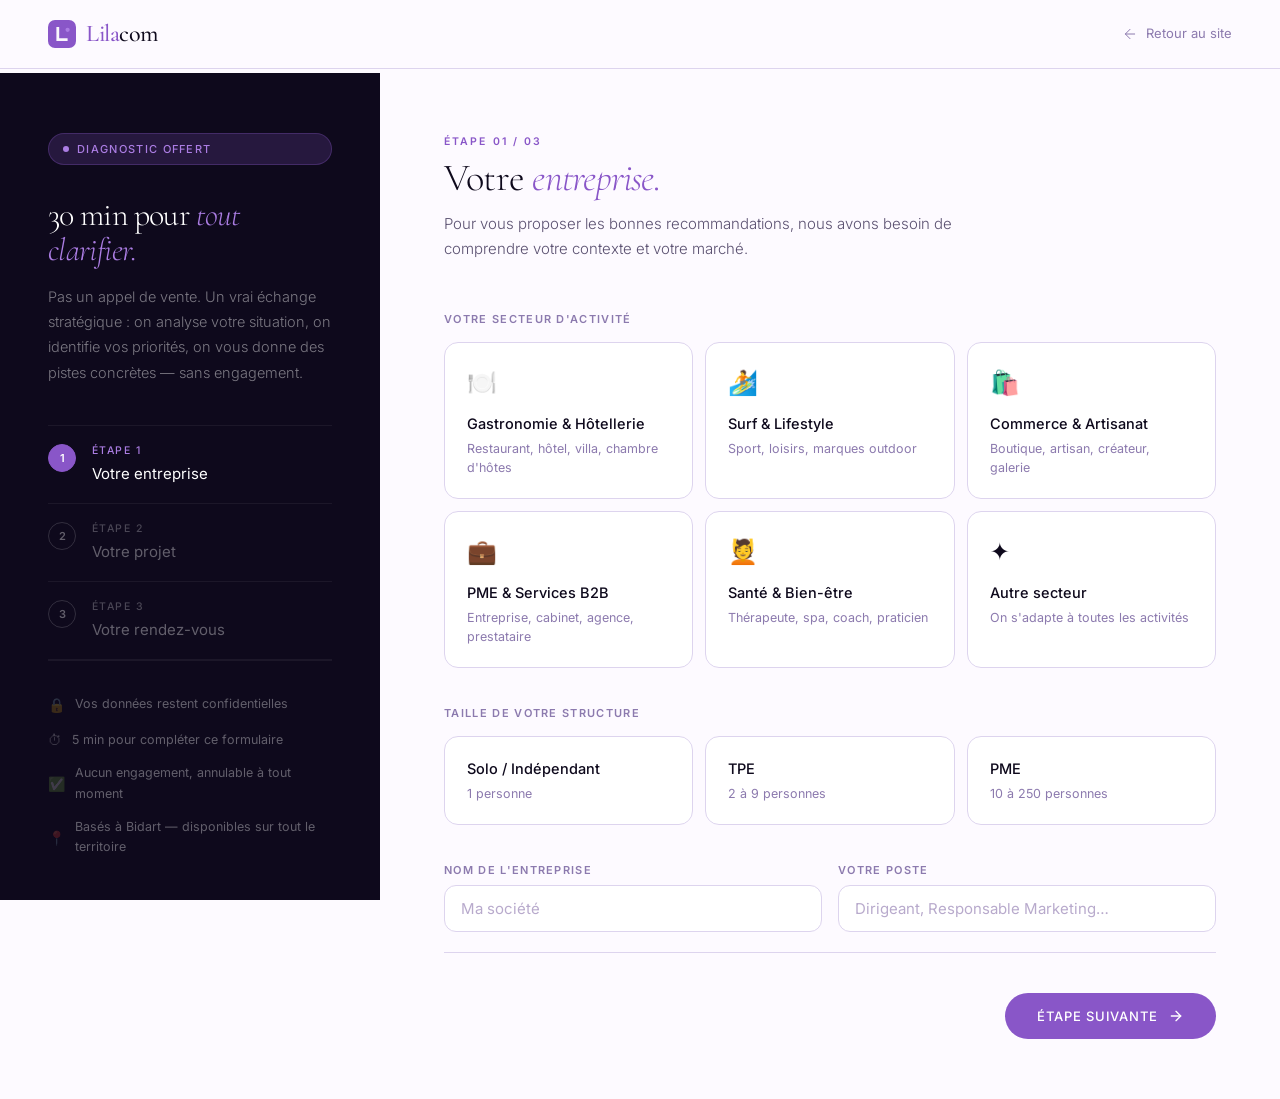
<file: projet.html>
<!DOCTYPE html>
<html lang="fr">
<head>
  <meta charset="UTF-8">
  <meta name="viewport" content="width=device-width, initial-scale=1.0">
  <title>Diagnostic gratuit — Lilacom Agence de Communication Pays Basque</title>
  <meta name="description" content="30 minutes pour clarifier votre stratégie de communication. Diagnostic offert, sans engagement. Agence de com Bidart, Bayonne, Biarritz.">
  <link rel="canonical" href="https://www.lilacom.com/projet">
  <link rel="icon" type="image/svg+xml" href="data:image/svg+xml,<svg xmlns='http://www.w3.org/2000/svg' viewBox='0 0 40 40'><rect width='40' height='40' rx='10' fill='%238956C8'/><path d='M12 10 L12 30 L28 30 L28 26 L16 26 L16 10 Z' fill='white' opacity='0.95'/><circle cx='28' cy='14' r='3' fill='%23AB7DE3'/></svg>">
  <link rel="preconnect" href="https://fonts.googleapis.com">
  <link rel="preconnect" href="https://fonts.gstatic.com" crossorigin>
  <link href="https://fonts.googleapis.com/css2?family=Cormorant+Garamond:ital,wght@0,300;0,400;0,500;0,600;1,300;1,400;1,500&family=Inter:wght@300;400;500;600&display=swap" rel="stylesheet">
<style>
:root {
  --purple: #8956C8;
  --purple-light: #AB7DE3;
  --purple-pale: #EDE4F8;
  --purple-xpale: #F8F4FD;
  --purple-deep: #5A2D99;
  --purple-dark: #3D1D6E;
  --dark: #0E091C;
  --dark-mid: #1E1535;
  --cream: #FDFAFF;
  --gold: #C9A347;
  --muted: #8C7AAE;
  --muted-light: #B8AACC;
  --border: #DDD4EE;
  --white: #FFFFFF;
  --success: #4CAF7D;
  --font-display: 'Cormorant Garamond', Georgia, serif;
  --font-body: 'Inter', system-ui, sans-serif;
  --ease: cubic-bezier(0.25,0.46,0.45,0.94);
  --ease-out: cubic-bezier(0.16,1,0.3,1);
}

*,*::before,*::after{box-sizing:border-box;margin:0;padding:0}
html{scroll-behavior:smooth;-webkit-font-smoothing:antialiased}
body{font-family:var(--font-body);background:var(--cream);color:var(--dark);font-size:16px;line-height:1.65;overflow-x:hidden}
a{color:inherit;text-decoration:none}
ul{list-style:none}
button{cursor:pointer;font-family:var(--font-body);border:none;background:none}

/* ── TOP NAV ── */
.top-nav{position:fixed;top:0;left:0;right:0;z-index:100;padding:20px 48px;display:flex;align-items:center;justify-content:space-between;background:rgba(253,250,255,.97);backdrop-filter:blur(20px);-webkit-backdrop-filter:blur(20px);border-bottom:1px solid var(--border)}
.nav-logo{display:flex;align-items:center;font-family:var(--font-display);font-size:24px;font-weight:500;letter-spacing:-.02em;line-height:1}
.nav-logo .lila{color:var(--purple)}
.nav-logo .com{color:var(--dark)}
.back-link{display:flex;align-items:center;gap:8px;font-size:13px;color:var(--muted);transition:color .3s}
.back-link:hover{color:var(--purple)}
.back-link svg{transition:transform .3s}
.back-link:hover svg{transform:translateX(-3px)}

/* ── LAYOUT ── */
.page-wrapper{min-height:100vh;display:grid;grid-template-columns:380px 1fr;padding-top:73px}

/* ── SIDEBAR ── */
.sidebar{background:var(--dark);position:sticky;top:73px;height:calc(100vh - 73px);overflow-y:auto;padding:60px 48px;display:flex;flex-direction:column}
.sidebar-tag{display:inline-flex;align-items:center;gap:8px;padding:6px 14px;background:rgba(137,86,200,.2);border:1px solid rgba(137,86,200,.3);border-radius:100px;font-size:11px;font-weight:500;letter-spacing:.12em;text-transform:uppercase;color:var(--purple-light);margin-bottom:32px}
.sidebar-tag-dot{width:6px;height:6px;background:var(--purple-light);border-radius:50%;animation:pulse 2s ease-in-out infinite}
@keyframes pulse{0%,100%{opacity:1;transform:scale(1)}50%{opacity:.5;transform:scale(.8)}}
.sidebar-title{font-family:var(--font-display);font-size:clamp(28px,2.5vw,40px);font-weight:300;line-height:1.1;letter-spacing:-.02em;color:var(--white);margin-bottom:16px}
.sidebar-title em{font-style:italic;color:var(--purple-light)}
.sidebar-desc{font-size:14.5px;color:rgba(255,255,255,.45);line-height:1.75;font-weight:300;margin-bottom:40px}

/* Step progress */
.steps-nav{display:flex;flex-direction:column;gap:0;flex:1}
.step-item{display:flex;align-items:flex-start;gap:16px;padding:16px 0;border-top:1px solid rgba(255,255,255,.06);cursor:default}
.step-item:last-child{border-bottom:1px solid rgba(255,255,255,.06)}
.step-dot{width:28px;height:28px;border-radius:50%;border:1.5px solid rgba(255,255,255,.15);display:flex;align-items:center;justify-content:center;flex-shrink:0;font-size:11px;font-weight:600;color:rgba(255,255,255,.35);transition:.4s;margin-top:2px}
.step-item.active .step-dot{background:var(--purple);border-color:var(--purple);color:var(--white)}
.step-item.done .step-dot{background:rgba(76,175,125,.2);border-color:var(--success);color:var(--success)}
.step-item.done .step-dot::after{content:'✓';font-size:12px}
.step-item.done .step-dot span{display:none}
.step-content{flex:1}
.step-label{font-size:10.5px;font-weight:500;letter-spacing:.14em;text-transform:uppercase;color:rgba(255,255,255,.25);margin-bottom:3px;transition:.4s}
.step-item.active .step-label{color:var(--purple-light)}
.step-item.done .step-label{color:rgba(76,175,125,.7)}
.step-name{font-size:15px;font-weight:400;color:rgba(255,255,255,.35);transition:.4s}
.step-item.active .step-name{color:var(--white)}
.step-item.done .step-name{color:rgba(255,255,255,.55)}

/* Trust signals */
.sidebar-trust{margin-top:auto;padding-top:32px;border-top:1px solid rgba(255,255,255,.06);display:flex;flex-direction:column;gap:12px}
.trust-item{display:flex;align-items:center;gap:10px;font-size:12.5px;color:rgba(255,255,255,.35)}
.trust-icon{font-size:14px;opacity:.6}

/* ── MAIN FORM AREA ── */
.form-area{padding:60px 64px;display:flex;flex-direction:column;min-height:calc(100vh - 73px)}
.step-panel{display:none;flex:1;flex-direction:column;animation:stepIn .4s var(--ease-out)}
.step-panel.active{display:flex}
@keyframes stepIn{from{opacity:0;transform:translateX(20px)}to{opacity:1;transform:translateX(0)}}

.step-header{margin-bottom:48px}
.step-number{font-size:10.5px;font-weight:600;letter-spacing:.2em;text-transform:uppercase;color:var(--purple);margin-bottom:8px}
.step-title{font-family:var(--font-display);font-size:clamp(30px,3vw,48px);font-weight:300;line-height:1.05;letter-spacing:-.02em;color:var(--dark);margin-bottom:12px}
.step-title em{font-style:italic;color:var(--purple)}
.step-subtitle{font-size:15px;color:#5A5070;font-weight:300;line-height:1.7;max-width:520px}

/* Card selectors */
.card-grid{display:grid;gap:12px;margin-bottom:36px}
.card-grid-2{grid-template-columns:repeat(2,1fr)}
.card-grid-3{grid-template-columns:repeat(3,1fr)}
.card-option{padding:20px 22px;border:1.5px solid var(--border);border-radius:14px;cursor:pointer;transition:border-color .3s,background .3s,transform .2s;position:relative;background:var(--white);text-align:left}
.card-option:hover{border-color:var(--purple-light);background:var(--purple-xpale);transform:translateY(-1px)}
.card-option.selected{border-color:var(--purple);background:var(--purple-xpale)}
.card-option.selected::after{content:'✓';position:absolute;top:14px;right:16px;width:20px;height:20px;background:var(--purple);border-radius:50%;display:flex;align-items:center;justify-content:center;font-size:11px;color:white;display:grid;place-items:center}
.card-option-icon{font-size:24px;margin-bottom:10px}
.card-option-label{font-size:14.5px;font-weight:500;color:var(--dark)}
.card-option-desc{font-size:12.5px;color:var(--muted);margin-top:4px;line-height:1.5}
/* Multi-select hint */
.multi-hint{font-size:11.5px;color:var(--muted);margin-bottom:16px;font-style:italic}

/* Budget range */
.budget-grid{display:grid;grid-template-columns:repeat(4,1fr);gap:10px;margin-bottom:36px}
.budget-card{padding:20px 16px;border:1.5px solid var(--border);border-radius:14px;cursor:pointer;transition:border-color .3s,background .3s;background:var(--white);text-align:center}
.budget-card:hover{border-color:var(--purple-light);background:var(--purple-xpale)}
.budget-card.selected{border-color:var(--purple);background:var(--purple-xpale)}
.budget-amount{font-family:var(--font-display);font-size:22px;font-weight:500;color:var(--dark);line-height:1}
.budget-label{font-size:11px;color:var(--muted);margin-top:6px;letter-spacing:.04em}

/* Regular form fields */
.form-row{display:grid;grid-template-columns:1fr 1fr;gap:16px;margin-bottom:20px}
.form-group{display:flex;flex-direction:column;gap:6px;margin-bottom:20px}
.form-label{font-size:11px;font-weight:600;letter-spacing:.12em;text-transform:uppercase;color:var(--muted)}
.form-input,.form-select,.form-textarea{padding:13px 16px;border:1.5px solid var(--border);border-radius:12px;font-family:var(--font-body);font-size:15px;color:var(--dark);background:var(--white);transition:border-color .3s,box-shadow .3s;outline:none;width:100%}
.form-input:focus,.form-select:focus,.form-textarea:focus{border-color:var(--purple);box-shadow:0 0 0 3px rgba(137,86,200,.1)}
.form-textarea{resize:vertical;min-height:100px;line-height:1.6}
.form-input::placeholder{color:var(--muted-light)}

/* Contact mode */
.contact-mode-grid{display:grid;grid-template-columns:repeat(3,1fr);gap:10px;margin-bottom:32px}
.mode-card{padding:18px 16px;border:1.5px solid var(--border);border-radius:14px;cursor:pointer;transition:border-color .3s,background .3s;background:var(--white);text-align:center}
.mode-card:hover{border-color:var(--purple-light);background:var(--purple-xpale)}
.mode-card.selected{border-color:var(--purple);background:var(--purple-xpale)}
.mode-icon{font-size:22px;margin-bottom:8px}
.mode-label{font-size:13.5px;font-weight:500;color:var(--dark)}
.mode-desc{font-size:11.5px;color:var(--muted);margin-top:3px}

/* Calendar / slots */
.calendar-container{background:var(--white);border:1.5px solid var(--border);border-radius:20px;overflow:hidden;margin-bottom:32px}
.calendar-header{padding:20px 28px;border-bottom:1px solid var(--border);display:flex;align-items:center;justify-content:space-between}
.cal-month{font-family:var(--font-display);font-size:20px;font-weight:500;color:var(--dark);letter-spacing:-.01em}
.cal-nav{display:flex;gap:8px}
.cal-nav-btn{width:34px;height:34px;border:1.5px solid var(--border);border-radius:10px;display:flex;align-items:center;justify-content:center;color:var(--muted);transition:border-color .3s,color .3s,background .3s;font-size:16px;cursor:pointer}
.cal-nav-btn:hover{border-color:var(--purple);color:var(--purple);background:var(--purple-xpale)}
.days-grid{display:grid;grid-template-columns:repeat(5,1fr);border-bottom:1px solid var(--border)}
.day-col{border-right:1px solid var(--border);flex:1}
.day-col:last-child{border-right:none}
.day-header{padding:14px 10px;text-align:center;border-bottom:1px solid var(--border);background:var(--cream)}
.day-name{font-size:10px;font-weight:600;letter-spacing:.12em;text-transform:uppercase;color:var(--muted)}
.day-num{font-family:var(--font-display);font-size:20px;font-weight:400;color:var(--dark);margin-top:2px;line-height:1}
.day-num.today{color:var(--purple);font-weight:500}
.slots-list{padding:12px 10px;display:flex;flex-direction:column;gap:6px;min-height:160px}
.slot-btn{padding:8px 10px;border:1.5px solid var(--border);border-radius:8px;font-size:12.5px;font-weight:500;color:var(--dark);background:var(--white);cursor:pointer;transition:border-color .3s,background .3s,color .3s;text-align:center;width:100%}
.slot-btn:hover{border-color:var(--purple-light);background:var(--purple-xpale);color:var(--purple)}
.slot-btn.selected{border-color:var(--purple);background:var(--purple);color:var(--white)}
.slot-btn:disabled{opacity:.25;cursor:not-allowed;pointer-events:none}
.no-slots{text-align:center;padding-top:20px;font-size:12px;color:var(--muted);font-style:italic}

.selected-slot-display{display:none;align-items:center;gap:12px;padding:16px 20px;background:var(--purple-pale);border:1.5px solid var(--purple-light);border-radius:12px;margin-top:16px}
.selected-slot-display.visible{display:flex}
.selected-slot-display svg{color:var(--purple);flex-shrink:0}
.selected-slot-text{font-size:14px;font-weight:500;color:var(--purple-deep)}

/* Form bottom navigation */
.form-footer{margin-top:auto;padding-top:40px;border-top:1px solid var(--border);display:flex;align-items:center;justify-content:space-between;flex-wrap:wrap;gap:16px}
.btn-back{display:inline-flex;align-items:center;gap:8px;font-size:13.5px;font-weight:400;color:var(--muted);transition:color .3s}
.btn-back:hover{color:var(--purple)}
.btn-next{display:inline-flex;align-items:center;gap:10px;font-size:13px;font-weight:500;letter-spacing:.07em;text-transform:uppercase;padding:15px 32px;background:var(--purple);color:var(--white);border-radius:100px;transition:background .3s,transform .3s,box-shadow .3s}
.btn-next:hover{background:var(--purple-deep);transform:translateY(-1px);box-shadow:0 10px 28px rgba(89,45,153,.4)}
.btn-next:disabled{opacity:.4;pointer-events:none;transform:none;box-shadow:none}
.btn-submit{display:inline-flex;align-items:center;gap:10px;font-size:13px;font-weight:500;letter-spacing:.07em;text-transform:uppercase;padding:15px 32px;background:var(--purple);color:var(--white);border-radius:100px;transition:background .3s,transform .3s,box-shadow .3s}
.btn-submit:hover{background:var(--purple-deep);transform:translateY(-1px);box-shadow:0 10px 28px rgba(89,45,153,.4)}

/* ── CONFIRMATION ── */
.confirmation{display:none;flex-direction:column;align-items:center;justify-content:center;flex:1;text-align:center;padding:40px}
.confirmation.visible{display:flex}
.confirm-icon{width:80px;height:80px;background:linear-gradient(135deg,var(--purple-pale),var(--purple));border-radius:50%;display:flex;align-items:center;justify-content:center;margin:0 auto 32px;animation:confirmPop .6s var(--ease-out)}
@keyframes confirmPop{from{transform:scale(0);opacity:0}to{transform:scale(1);opacity:1}}
.confirm-icon svg{color:white;width:36px;height:36px}
.confirm-title{font-family:var(--font-display);font-size:clamp(28px,3vw,44px);font-weight:300;color:var(--dark);margin-bottom:16px;letter-spacing:-.02em;line-height:1.1}
.confirm-title em{font-style:italic;color:var(--purple)}
.confirm-text{font-size:16px;color:#5A5070;max-width:480px;line-height:1.75;font-weight:300;margin-bottom:40px}
.confirm-details{display:flex;flex-direction:column;gap:12px;background:var(--purple-xpale);border:1.5px solid var(--purple-pale);border-radius:16px;padding:28px;max-width:400px;width:100%;margin-bottom:40px;text-align:left}
.confirm-detail{display:flex;align-items:center;gap:12px;font-size:14px}
.confirm-detail-icon{width:32px;height:32px;background:var(--purple-pale);border-radius:8px;display:flex;align-items:center;justify-content:center;flex-shrink:0;font-size:14px}
.confirm-detail strong{color:var(--dark);font-weight:500}
.confirm-detail span{color:var(--muted)}
.confirm-back{display:inline-flex;align-items:center;gap:8px;font-size:13px;font-weight:500;color:var(--purple);border:1.5px solid var(--purple-pale);padding:13px 24px;border-radius:100px;transition:background .3s}
.confirm-back:hover{background:var(--purple-xpale)}

/* ── RESPONSIVE ── */
@media(max-width:1024px){
  .page-wrapper{grid-template-columns:300px 1fr}
  .sidebar{padding:48px 32px}
  .form-area{padding:48px 40px}
}
@media(max-width:768px){
  .page-wrapper{grid-template-columns:1fr}
  .top-nav{padding:16px 24px}
  .sidebar{position:static;height:auto;padding:32px 24px}
  .steps-nav{flex-direction:row;gap:8px;overflow-x:auto;padding-bottom:4px}
  .step-item{flex-direction:column;align-items:center;text-align:center;min-width:90px;border:none;padding:12px 8px}
  .step-content{align-items:center;display:flex;flex-direction:column}
  .sidebar-trust,.sidebar-desc,.sidebar-tag,.sidebar-title{display:none}
  .form-area{padding:32px 24px}
  .card-grid-3,.card-grid-2{grid-template-columns:1fr 1fr}
  .budget-grid{grid-template-columns:1fr 1fr}
  .form-row{grid-template-columns:1fr}
  .days-grid{grid-template-columns:repeat(3,1fr)}
  .days-grid .day-col:nth-child(4),.days-grid .day-col:nth-child(5){display:none}
  .contact-mode-grid{grid-template-columns:1fr}
}
</style>
</head>
<body>

<!-- TOP NAV -->
<header class="top-nav">
  <a href="index.html" class="nav-logo">
    <svg viewBox="0 0 40 40" xmlns="http://www.w3.org/2000/svg" width="28" height="28" style="margin-right:10px">
      <rect width="40" height="40" rx="10" fill="#8956C8"/>
      <path d="M12 10 L12 30 L28 30 L28 26 L16 26 L16 10 Z" fill="white" opacity="0.95"/>
      <circle cx="28" cy="14" r="3" fill="#AB7DE3"/>
    </svg>
    <span class="lila">Lila</span><span class="com">com</span>
  </a>
  <a href="index.html" class="back-link">
    <svg width="16" height="16" viewBox="0 0 24 24" fill="none" stroke="currentColor" stroke-width="1.5" stroke-linecap="round" stroke-linejoin="round"><path d="M19 12H5"/><path d="M12 19l-7-7 7-7"/></svg>
    Retour au site
  </a>
</header>

<div class="page-wrapper">

  <!-- SIDEBAR -->
  <aside class="sidebar">
    <div class="sidebar-tag">
      <span class="sidebar-tag-dot"></span>
      Diagnostic offert
    </div>
    <h1 class="sidebar-title">30 min pour <em>tout clarifier.</em></h1>
    <p class="sidebar-desc">Pas un appel de vente. Un vrai échange stratégique : on analyse votre situation, on identifie vos priorités, on vous donne des pistes concrètes — sans engagement.</p>

    <nav class="steps-nav" aria-label="Étapes du formulaire">
      <div class="step-item active" id="step-nav-1">
        <div class="step-dot"><span>1</span></div>
        <div class="step-content">
          <div class="step-label">Étape 1</div>
          <div class="step-name">Votre entreprise</div>
        </div>
      </div>
      <div class="step-item" id="step-nav-2">
        <div class="step-dot"><span>2</span></div>
        <div class="step-content">
          <div class="step-label">Étape 2</div>
          <div class="step-name">Votre projet</div>
        </div>
      </div>
      <div class="step-item" id="step-nav-3">
        <div class="step-dot"><span>3</span></div>
        <div class="step-content">
          <div class="step-label">Étape 3</div>
          <div class="step-name">Votre rendez-vous</div>
        </div>
      </div>
    </nav>

    <div class="sidebar-trust">
      <div class="trust-item"><span class="trust-icon">🔒</span> Vos données restent confidentielles</div>
      <div class="trust-item"><span class="trust-icon">⏱</span> 5 min pour compléter ce formulaire</div>
      <div class="trust-item"><span class="trust-icon">✅</span> Aucun engagement, annulable à tout moment</div>
      <div class="trust-item"><span class="trust-icon">📍</span> Basés à Bidart — disponibles sur tout le territoire</div>
    </div>
  </aside>

  <!-- MAIN FORM -->
  <main class="form-area">

    <!-- ═══ STEP 1: Votre entreprise ═══ -->
    <div class="step-panel active" id="panel-1">
      <div class="step-header">
        <div class="step-number">Étape 01 / 03</div>
        <h2 class="step-title">Votre <em>entreprise.</em></h2>
        <p class="step-subtitle">Pour vous proposer les bonnes recommandations, nous avons besoin de comprendre votre contexte et votre marché.</p>
      </div>

      <div>
        <p style="font-size:11px;font-weight:600;letter-spacing:.12em;text-transform:uppercase;color:var(--muted);margin-bottom:14px">Votre secteur d'activité</p>
        <div class="card-grid card-grid-3" id="sector-grid">
          <div class="card-option" data-value="gastronomie" onclick="selectCard(this,'sector-grid')">
            <div class="card-option-icon">🍽️</div>
            <div class="card-option-label">Gastronomie &amp; Hôtellerie</div>
            <div class="card-option-desc">Restaurant, hôtel, villa, chambre d'hôtes</div>
          </div>
          <div class="card-option" data-value="surf-lifestyle" onclick="selectCard(this,'sector-grid')">
            <div class="card-option-icon">🏄</div>
            <div class="card-option-label">Surf &amp; Lifestyle</div>
            <div class="card-option-desc">Sport, loisirs, marques outdoor</div>
          </div>
          <div class="card-option" data-value="commerce" onclick="selectCard(this,'sector-grid')">
            <div class="card-option-icon">🛍️</div>
            <div class="card-option-label">Commerce &amp; Artisanat</div>
            <div class="card-option-desc">Boutique, artisan, créateur, galerie</div>
          </div>
          <div class="card-option" data-value="pme" onclick="selectCard(this,'sector-grid')">
            <div class="card-option-icon">💼</div>
            <div class="card-option-label">PME &amp; Services B2B</div>
            <div class="card-option-desc">Entreprise, cabinet, agence, prestataire</div>
          </div>
          <div class="card-option" data-value="sante" onclick="selectCard(this,'sector-grid')">
            <div class="card-option-icon">💆</div>
            <div class="card-option-label">Santé &amp; Bien-être</div>
            <div class="card-option-desc">Thérapeute, spa, coach, praticien</div>
          </div>
          <div class="card-option" data-value="autre" onclick="selectCard(this,'sector-grid')">
            <div class="card-option-icon">✦</div>
            <div class="card-option-label">Autre secteur</div>
            <div class="card-option-desc">On s'adapte à toutes les activités</div>
          </div>
        </div>

        <p style="font-size:11px;font-weight:600;letter-spacing:.12em;text-transform:uppercase;color:var(--muted);margin-bottom:14px">Taille de votre structure</p>
        <div class="card-grid card-grid-3" id="size-grid" style="margin-bottom:36px">
          <div class="card-option" data-value="solo" onclick="selectCard(this,'size-grid')">
            <div class="card-option-label">Solo / Indépendant</div>
            <div class="card-option-desc">1 personne</div>
          </div>
          <div class="card-option" data-value="tpe" onclick="selectCard(this,'size-grid')">
            <div class="card-option-label">TPE</div>
            <div class="card-option-desc">2 à 9 personnes</div>
          </div>
          <div class="card-option" data-value="pme-size" onclick="selectCard(this,'size-grid')">
            <div class="card-option-label">PME</div>
            <div class="card-option-desc">10 à 250 personnes</div>
          </div>
        </div>

        <div class="form-row">
          <div class="form-group" style="margin-bottom:0">
            <label class="form-label" for="company-name">Nom de l'entreprise</label>
            <input class="form-input" type="text" id="company-name" placeholder="Ma société" autocomplete="organization">
          </div>
          <div class="form-group" style="margin-bottom:0">
            <label class="form-label" for="role">Votre poste</label>
            <input class="form-input" type="text" id="role" placeholder="Dirigeant, Responsable Marketing…" autocomplete="organization-title">
          </div>
        </div>
      </div>

      <div class="form-footer">
        <span></span>
        <button class="btn-next" onclick="goToStep(2)">
          Étape suivante
          <svg width="16" height="16" viewBox="0 0 24 24" fill="none" stroke="currentColor" stroke-width="2" stroke-linecap="round" stroke-linejoin="round"><path d="M5 12h14"/><path d="M12 5l7 7-7 7"/></svg>
        </button>
      </div>
    </div>

    <!-- ═══ STEP 2: Votre projet ═══ -->
    <div class="step-panel" id="panel-2">
      <div class="step-header">
        <div class="step-number">Étape 02 / 03</div>
        <h2 class="step-title">Votre <em>projet.</em></h2>
        <p class="step-subtitle">Dites-nous ce dont vous avez besoin. Plusieurs besoins ? Sélectionnez-les tous — on aime les projets complets.</p>
      </div>

      <div>
        <p class="multi-hint">Sélection multiple possible</p>
        <div class="card-grid card-grid-3" id="services-grid" style="margin-bottom:36px">
          <div class="card-option multi" data-value="identite" onclick="toggleCard(this)">
            <div class="card-option-icon">✏️</div>
            <div class="card-option-label">Identité visuelle</div>
            <div class="card-option-desc">Logo, charte, packaging</div>
          </div>
          <div class="card-option multi" data-value="web" onclick="toggleCard(this)">
            <div class="card-option-icon">🖥️</div>
            <div class="card-option-label">Site web</div>
            <div class="card-option-desc">Vitrine, e-commerce, réservation</div>
          </div>
          <div class="card-option multi" data-value="reseaux" onclick="toggleCard(this)">
            <div class="card-option-icon">📱</div>
            <div class="card-option-label">Réseaux sociaux</div>
            <div class="card-option-desc">Stratégie, contenu, community</div>
          </div>
          <div class="card-option multi" data-value="audiovisuel" onclick="toggleCard(this)">
            <div class="card-option-icon">🎬</div>
            <div class="card-option-label">Photo &amp; Vidéo</div>
            <div class="card-option-desc">Shooting, film de marque</div>
          </div>
          <div class="card-option multi" data-value="influence" onclick="toggleCard(this)">
            <div class="card-option-icon">⭐</div>
            <div class="card-option-label">Influence</div>
            <div class="card-option-desc">Créateurs locaux, campagnes</div>
          </div>
          <div class="card-option multi" data-value="strategie" onclick="toggleCard(this)">
            <div class="card-option-icon">🧭</div>
            <div class="card-option-label">Stratégie globale</div>
            <div class="card-option-desc">Audit, positionnement, plan com</div>
          </div>
        </div>

        <p style="font-size:11px;font-weight:600;letter-spacing:.12em;text-transform:uppercase;color:var(--muted);margin-bottom:14px">Budget envisagé</p>
        <div class="budget-grid" id="budget-grid">
          <div class="budget-card" data-value="under-1k" onclick="selectCard(this,'budget-grid')">
            <div class="budget-amount">– 1 k€</div>
            <div class="budget-label">Démarrage</div>
          </div>
          <div class="budget-card" data-value="1-5k" onclick="selectCard(this,'budget-grid')">
            <div class="budget-amount">1–5 k€</div>
            <div class="budget-label">Projet ciblé</div>
          </div>
          <div class="budget-card" data-value="5-15k" onclick="selectCard(this,'budget-grid')">
            <div class="budget-amount">5–15 k€</div>
            <div class="budget-label">Projet complet</div>
          </div>
          <div class="budget-card" data-value="15k+" onclick="selectCard(this,'budget-grid')">
            <div class="budget-amount">15 k€+</div>
            <div class="budget-label">Partenariat annuel</div>
          </div>
        </div>

        <div class="form-row" style="margin-top:8px">
          <div class="form-group" style="margin-bottom:0">
            <label class="form-label" for="timeline">Délai souhaité</label>
            <select class="form-select" id="timeline">
              <option value="">Choisir…</option>
              <option>Urgent — moins d'1 mois</option>
              <option>1 à 3 mois</option>
              <option>3 à 6 mois</option>
              <option>+ de 6 mois</option>
              <option>Pas de contrainte de délai</option>
            </select>
          </div>
          <div class="form-group" style="margin-bottom:0">
            <label class="form-label" for="situation">Situation actuelle</label>
            <select class="form-select" id="situation">
              <option value="">Choisir…</option>
              <option>Nouveau projet / lancement</option>
              <option>Refonte / repositionnement</option>
              <option>Développement existant</option>
              <option>Remplacement prestataire actuel</option>
            </select>
          </div>
        </div>

        <div class="form-group" style="margin-top:20px">
          <label class="form-label" for="description">Décrivez votre projet en quelques mots <span style="text-transform:none;letter-spacing:0;font-weight:300;color:var(--muted-light)">(optionnel)</span></label>
          <textarea class="form-textarea" id="description" placeholder="Contexte, objectifs, contraintes particulières, questions spécifiques…" rows="3"></textarea>
        </div>
      </div>

      <div class="form-footer">
        <button class="btn-back" onclick="goToStep(1)">
          <svg width="14" height="14" viewBox="0 0 24 24" fill="none" stroke="currentColor" stroke-width="2" stroke-linecap="round" stroke-linejoin="round"><path d="M19 12H5"/><path d="M12 19l-7-7 7-7"/></svg>
          Précédent
        </button>
        <button class="btn-next" onclick="goToStep(3)">
          Choisir mon créneau
          <svg width="16" height="16" viewBox="0 0 24 24" fill="none" stroke="currentColor" stroke-width="2" stroke-linecap="round" stroke-linejoin="round"><path d="M5 12h14"/><path d="M12 5l7 7-7 7"/></svg>
        </button>
      </div>
    </div>

    <!-- ═══ STEP 3: Rendez-vous ═══ -->
    <div class="step-panel" id="panel-3">
      <div class="step-header">
        <div class="step-number">Étape 03 / 03</div>
        <h2 class="step-title">Votre <em>rendez-vous.</em></h2>
        <p class="step-subtitle">Choisissez le format et le créneau qui vous convient. Le diagnostic dure 30 minutes, sans engagement.</p>
      </div>

      <div>
        <!-- Format de contact -->
        <p style="font-size:11px;font-weight:600;letter-spacing:.12em;text-transform:uppercase;color:var(--muted);margin-bottom:14px">Format de l'échange</p>
        <div class="contact-mode-grid" id="mode-grid">
          <div class="mode-card selected" data-value="visio" onclick="selectCard(this,'mode-grid')">
            <div class="mode-icon">💻</div>
            <div class="mode-label">Visioconférence</div>
            <div class="mode-desc">Google Meet / Teams</div>
          </div>
          <div class="mode-card" data-value="tel" onclick="selectCard(this,'mode-grid')">
            <div class="mode-icon">📞</div>
            <div class="mode-label">Appel téléphonique</div>
            <div class="mode-desc">Simple et rapide</div>
          </div>
          <div class="mode-card" data-value="agence" onclick="selectCard(this,'mode-grid')">
            <div class="mode-icon">📍</div>
            <div class="mode-label">En agence</div>
            <div class="mode-desc">À Bidart, Pays Basque</div>
          </div>
        </div>

        <!-- Calendar -->
        <p style="font-size:11px;font-weight:600;letter-spacing:.12em;text-transform:uppercase;color:var(--muted);margin-bottom:14px">Choisissez un créneau</p>
        <div class="calendar-container">
          <div class="calendar-header">
            <span class="cal-month" id="cal-title">Semaine du 31 mars au 4 avril</span>
            <div class="cal-nav">
              <button class="cal-nav-btn" onclick="prevWeek()" title="Semaine précédente">‹</button>
              <button class="cal-nav-btn" onclick="nextWeek()" title="Semaine suivante">›</button>
            </div>
          </div>
          <div class="days-grid" id="days-grid">
            <!-- Generated by JS -->
          </div>
        </div>

        <div class="selected-slot-display" id="selectedSlotDisplay">
          <svg width="18" height="18" viewBox="0 0 24 24" fill="none" stroke="currentColor" stroke-width="1.5" stroke-linecap="round" stroke-linejoin="round"><rect x="3" y="4" width="18" height="18" rx="2" ry="2"/><line x1="16" y1="2" x2="16" y2="6"/><line x1="8" y1="2" x2="8" y2="6"/><line x1="3" y1="10" x2="21" y2="10"/></svg>
          <span class="selected-slot-text" id="selectedSlotText"></span>
        </div>

        <!-- Contact info -->
        <div style="margin-top:28px">
          <div class="form-row">
            <div class="form-group" style="margin-bottom:0">
              <label class="form-label" for="firstname">Prénom</label>
              <input class="form-input" type="text" id="firstname" placeholder="Marie" autocomplete="given-name">
            </div>
            <div class="form-group" style="margin-bottom:0">
              <label class="form-label" for="lastname">Nom</label>
              <input class="form-input" type="text" id="lastname" placeholder="Dupont" autocomplete="family-name">
            </div>
          </div>
          <div class="form-row">
            <div class="form-group" style="margin-bottom:0">
              <label class="form-label" for="email-pro">Email professionnel</label>
              <input class="form-input" type="email" id="email-pro" placeholder="marie@masociete.fr" autocomplete="email">
            </div>
            <div class="form-group" style="margin-bottom:0">
              <label class="form-label" for="phone">Téléphone</label>
              <input class="form-input" type="tel" id="phone" placeholder="06 12 34 56 78" autocomplete="tel">
            </div>
          </div>
        </div>
      </div>

      <div class="form-footer">
        <button class="btn-back" onclick="goToStep(2)">
          <svg width="14" height="14" viewBox="0 0 24 24" fill="none" stroke="currentColor" stroke-width="2" stroke-linecap="round" stroke-linejoin="round"><path d="M19 12H5"/><path d="M12 19l-7-7 7-7"/></svg>
          Précédent
        </button>
        <button class="btn-submit" onclick="submitForm()">
          Confirmer mon rendez-vous
          <svg width="16" height="16" viewBox="0 0 24 24" fill="none" stroke="currentColor" stroke-width="2" stroke-linecap="round" stroke-linejoin="round"><polyline points="20 6 9 17 4 12"/></svg>
        </button>
      </div>
    </div>

    <!-- ═══ CONFIRMATION ═══ -->
    <div class="confirmation" id="confirmation">
      <div class="confirm-icon">
        <svg viewBox="0 0 24 24" fill="none" stroke="currentColor" stroke-width="1.5" stroke-linecap="round" stroke-linejoin="round"><polyline points="20 6 9 17 4 12"/></svg>
      </div>
      <h2 class="confirm-title">Votre diagnostic est <em>confirmé.</em></h2>
      <p class="confirm-text">Un email de confirmation vous a été envoyé. L'un de nos experts vous contactera au créneau choisi. D'ici là, n'hésitez pas à nous appeler directement.</p>
      <div class="confirm-details" id="confirm-details">
        <!-- Populated by JS -->
      </div>
      <a href="index.html" class="confirm-back">
        <svg width="14" height="14" viewBox="0 0 24 24" fill="none" stroke="currentColor" stroke-width="2" stroke-linecap="round" stroke-linejoin="round"><path d="M19 12H5"/><path d="M12 19l-7-7 7-7"/></svg>
        Retour au site Lilacom
      </a>
    </div>

  </main>
</div>

<script>
(function(){

  // ── STATE ─────────────────────────────────────────────
  const state = {
    step: 1,
    sector: null,
    size: null,
    services: [],
    budget: null,
    mode: 'visio',
    slot: null,
    weekOffset: 0
  };

  // ── CARD SELECTION (single) ────────────────────────────
  window.selectCard = function(el, gridId) {
    document.querySelectorAll('#' + gridId + ' .card-option, #' + gridId + ' .budget-card, #' + gridId + ' .mode-card')
      .forEach(c => c.classList.remove('selected'));
    el.classList.add('selected');
    const k = gridId === 'sector-grid' ? 'sector'
            : gridId === 'size-grid' ? 'size'
            : gridId === 'budget-grid' ? 'budget'
            : gridId === 'mode-grid' ? 'mode' : null;
    if(k) state[k] = el.dataset.value;
  };

  // ── CARD TOGGLE (multi-select) ─────────────────────────
  window.toggleCard = function(el) {
    el.classList.toggle('selected');
    const v = el.dataset.value;
    const idx = state.services.indexOf(v);
    if(idx > -1) state.services.splice(idx, 1);
    else state.services.push(v);
  };

  // ── STEP NAVIGATION ────────────────────────────────────
  window.goToStep = function(n) {
    // Hide current
    document.querySelectorAll('.step-panel').forEach(p => p.classList.remove('active'));
    // Update sidebar nav
    for(let i = 1; i <= 3; i++) {
      const nav = document.getElementById('step-nav-' + i);
      nav.classList.remove('active','done');
      if(i < n) nav.classList.add('done');
      else if(i === n) nav.classList.add('active');
    }
    // Show new panel
    document.getElementById('panel-' + n).classList.add('active');
    state.step = n;
    window.scrollTo({top:0,behavior:'smooth'});
  };

  // ── CALENDAR ───────────────────────────────────────────
  const slots = {
    // Mon
    0: ['09h30','11h00','14h30'],
    // Tue
    1: ['10h00','15h00'],
    // Wed
    2: ['09h30','11h30','14h00','16h00'],
    // Thu
    3: ['10h30','14h00'],
    // Fri
    4: ['09h30','11h00','14h30']
  };
  const unavailable = { 0: ['09h30'], 2: ['16h00'] }; // some slots taken

  const dayNames = ['Lun','Mar','Mer','Jeu','Ven'];
  const months = ['janv.','févr.','mars','avr.','mai','juin','juil.','août','sept.','oct.','nov.','déc.'];

  function getMonday(offset) {
    const d = new Date();
    const day = d.getDay();
    const diff = d.getDate() - day + (day === 0 ? -6 : 1) + (offset * 7);
    d.setDate(diff);
    d.setHours(0,0,0,0);
    return d;
  }

  function formatWeekRange(monday) {
    const friday = new Date(monday); friday.setDate(monday.getDate() + 4);
    const mDay = monday.getDate(), mMonth = months[monday.getMonth()];
    const fDay = friday.getDate(), fMonth = months[friday.getMonth()];
    if(mMonth === fMonth) return `Semaine du ${mDay} au ${fDay} ${fMonth} ${friday.getFullYear()}`;
    return `Semaine du ${mDay} ${mMonth} au ${fDay} ${fMonth} ${friday.getFullYear()}`;
  }

  function renderCalendar() {
    const monday = getMonday(state.weekOffset);
    document.getElementById('cal-title').textContent = formatWeekRange(monday);
    const grid = document.getElementById('days-grid');
    grid.innerHTML = '';
    const today = new Date(); today.setHours(0,0,0,0);

    for(let i = 0; i < 5; i++) {
      const day = new Date(monday); day.setDate(monday.getDate() + i);
      const isPast = day < today;
      const col = document.createElement('div');
      col.className = 'day-col';
      const isToday = day.getTime() === today.getTime();
      col.innerHTML = `<div class="day-header">
        <div class="day-name">${dayNames[i]}</div>
        <div class="day-num${isToday?' today':''}">${day.getDate()}</div>
      </div>`;
      const slotsList = document.createElement('div');
      slotsList.className = 'slots-list';
      if(isPast) {
        slotsList.innerHTML = '<div class="no-slots">—</div>';
      } else {
        const daySlots = slots[i] || [];
        const taken = (unavailable[i] || []);
        if(daySlots.length === 0) {
          slotsList.innerHTML = '<div class="no-slots">Complet</div>';
        } else {
          daySlots.forEach(s => {
            const btn = document.createElement('button');
            btn.className = 'slot-btn';
            btn.textContent = s;
            if(taken.includes(s)) { btn.disabled = true; }
            const dateStr = `${dayNames[i]} ${day.getDate()} ${months[day.getMonth()]} à ${s}`;
            if(state.slot === dateStr) btn.classList.add('selected');
            btn.onclick = () => selectSlot(btn, dateStr);
            slotsList.appendChild(btn);
          });
        }
      }
      col.appendChild(slotsList);
      grid.appendChild(col);
    }
  }

  function selectSlot(btn, dateStr) {
    document.querySelectorAll('.slot-btn').forEach(b => b.classList.remove('selected'));
    btn.classList.add('selected');
    state.slot = dateStr;
    const display = document.getElementById('selectedSlotDisplay');
    document.getElementById('selectedSlotText').textContent = 'Créneau sélectionné : ' + dateStr;
    display.classList.add('visible');
  }

  window.prevWeek = function() {
    if(state.weekOffset > 0) { state.weekOffset--; renderCalendar(); }
  };
  window.nextWeek = function() {
    if(state.weekOffset < 4) { state.weekOffset++; renderCalendar(); }
  };

  // ── SUBMIT ─────────────────────────────────────────────
  window.submitForm = function() {
    const firstname = document.getElementById('firstname').value.trim();
    const email = document.getElementById('email-pro').value.trim();
    if(!firstname || !email) {
      document.getElementById('firstname').focus();
      return;
    }
    // Show confirmation
    document.querySelectorAll('.step-panel').forEach(p => p.classList.remove('active'));
    document.querySelectorAll('.step-item').forEach(n => { n.classList.remove('active'); n.classList.add('done'); });
    const conf = document.getElementById('confirmation');
    conf.classList.add('visible');

    const modeLabel = {'visio':'Visioconférence','tel':'Appel téléphonique','agence':'En agence à Bidart'}[state.mode] || state.mode;
    const slotText = state.slot || 'À définir par email';
    const serviceLabels = {identite:'Identité visuelle',web:'Site web',reseaux:'Réseaux sociaux',audiovisuel:'Photo & Vidéo',influence:'Influence',strategie:'Stratégie'};
    const servicesText = state.services.map(s => serviceLabels[s]).join(', ') || 'Non précisé';

    document.getElementById('confirm-details').innerHTML = `
      <div class="confirm-detail"><span class="confirm-detail-icon">📅</span><div><span>Créneau</span><br><strong>${slotText}</strong></div></div>
      <div class="confirm-detail"><span class="confirm-detail-icon">💻</span><div><span>Format</span><br><strong>${modeLabel}</strong></div></div>
      <div class="confirm-detail"><span class="confirm-detail-icon">📋</span><div><span>Besoins identifiés</span><br><strong>${servicesText}</strong></div></div>
      <div class="confirm-detail"><span class="confirm-detail-icon">📧</span><div><span>Confirmation envoyée à</span><br><strong>${email}</strong></div></div>
    `;
    window.scrollTo({top:0,behavior:'smooth'});
  };

  // ── INIT ───────────────────────────────────────────────
  // Pre-select visio mode
  document.querySelector('[data-value="visio"]').classList.add('selected');
  renderCalendar();

})();
</script>
</body>
</html>
</file>
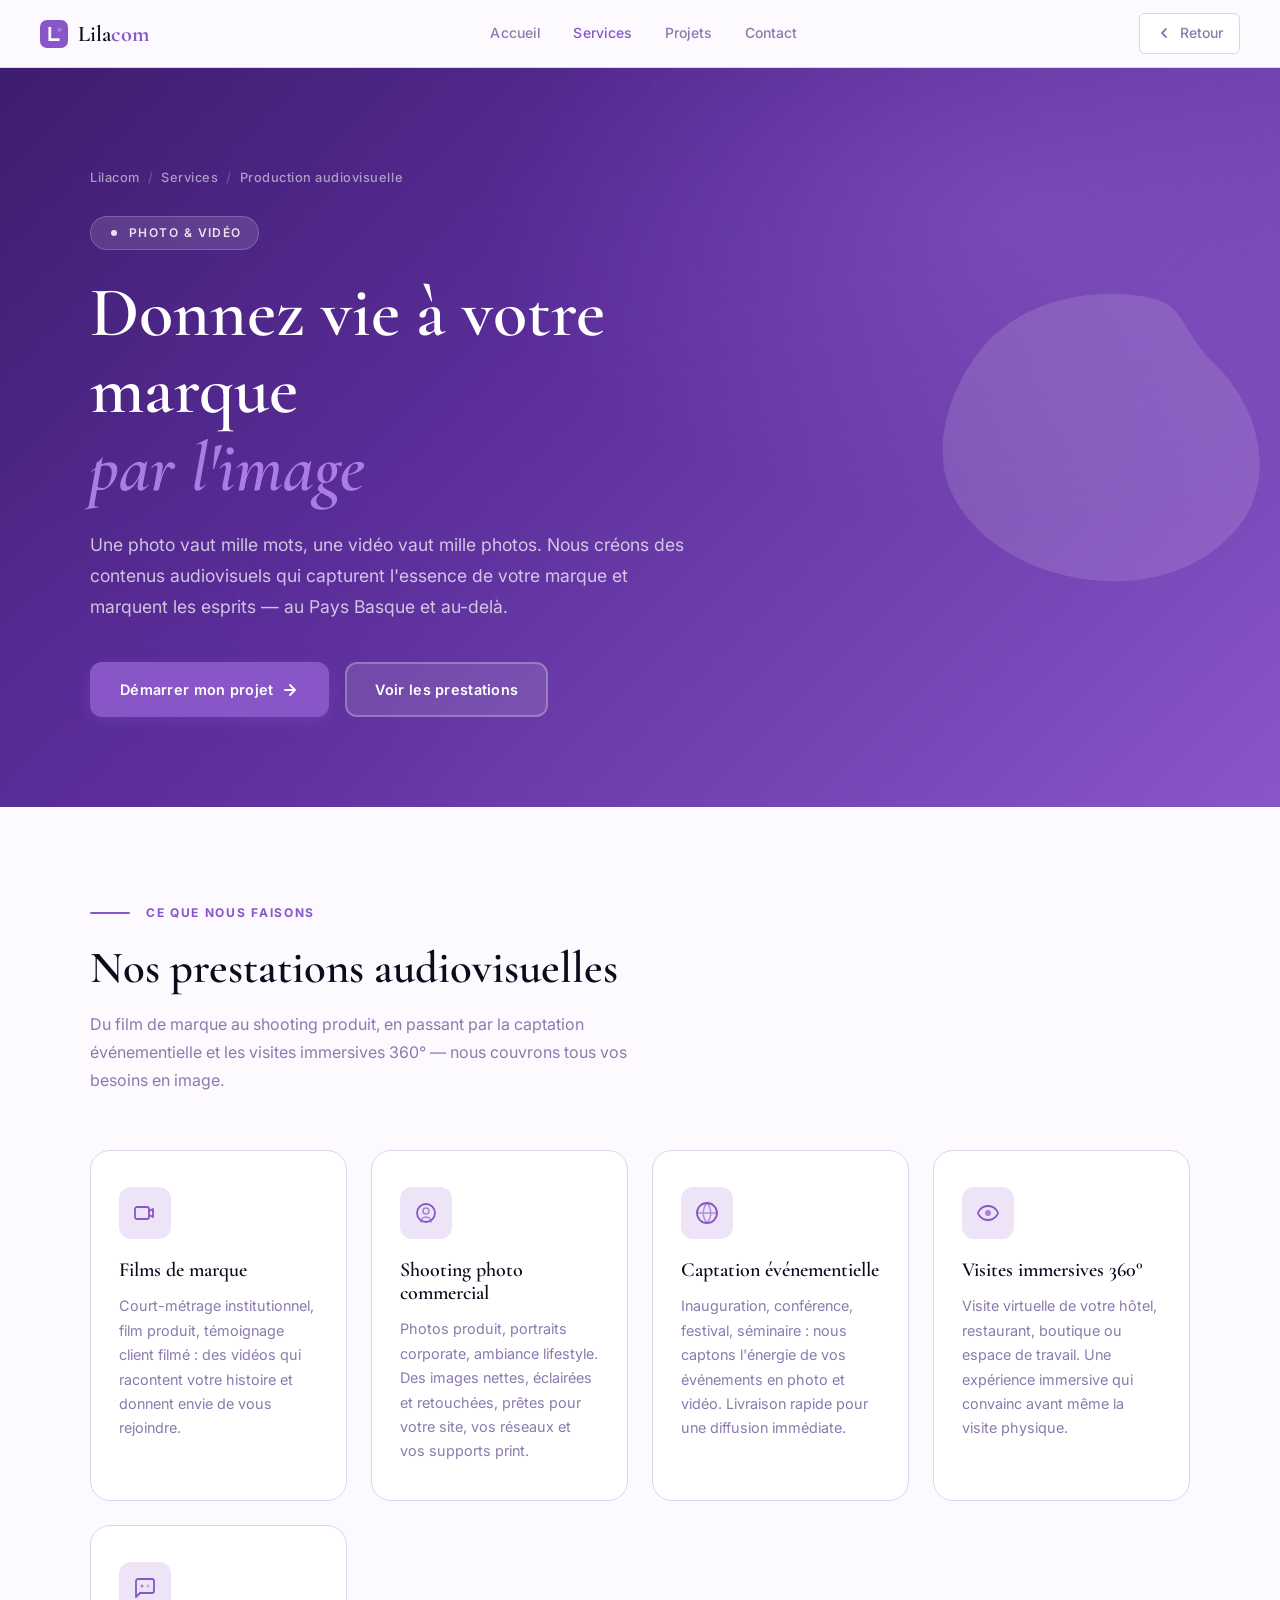
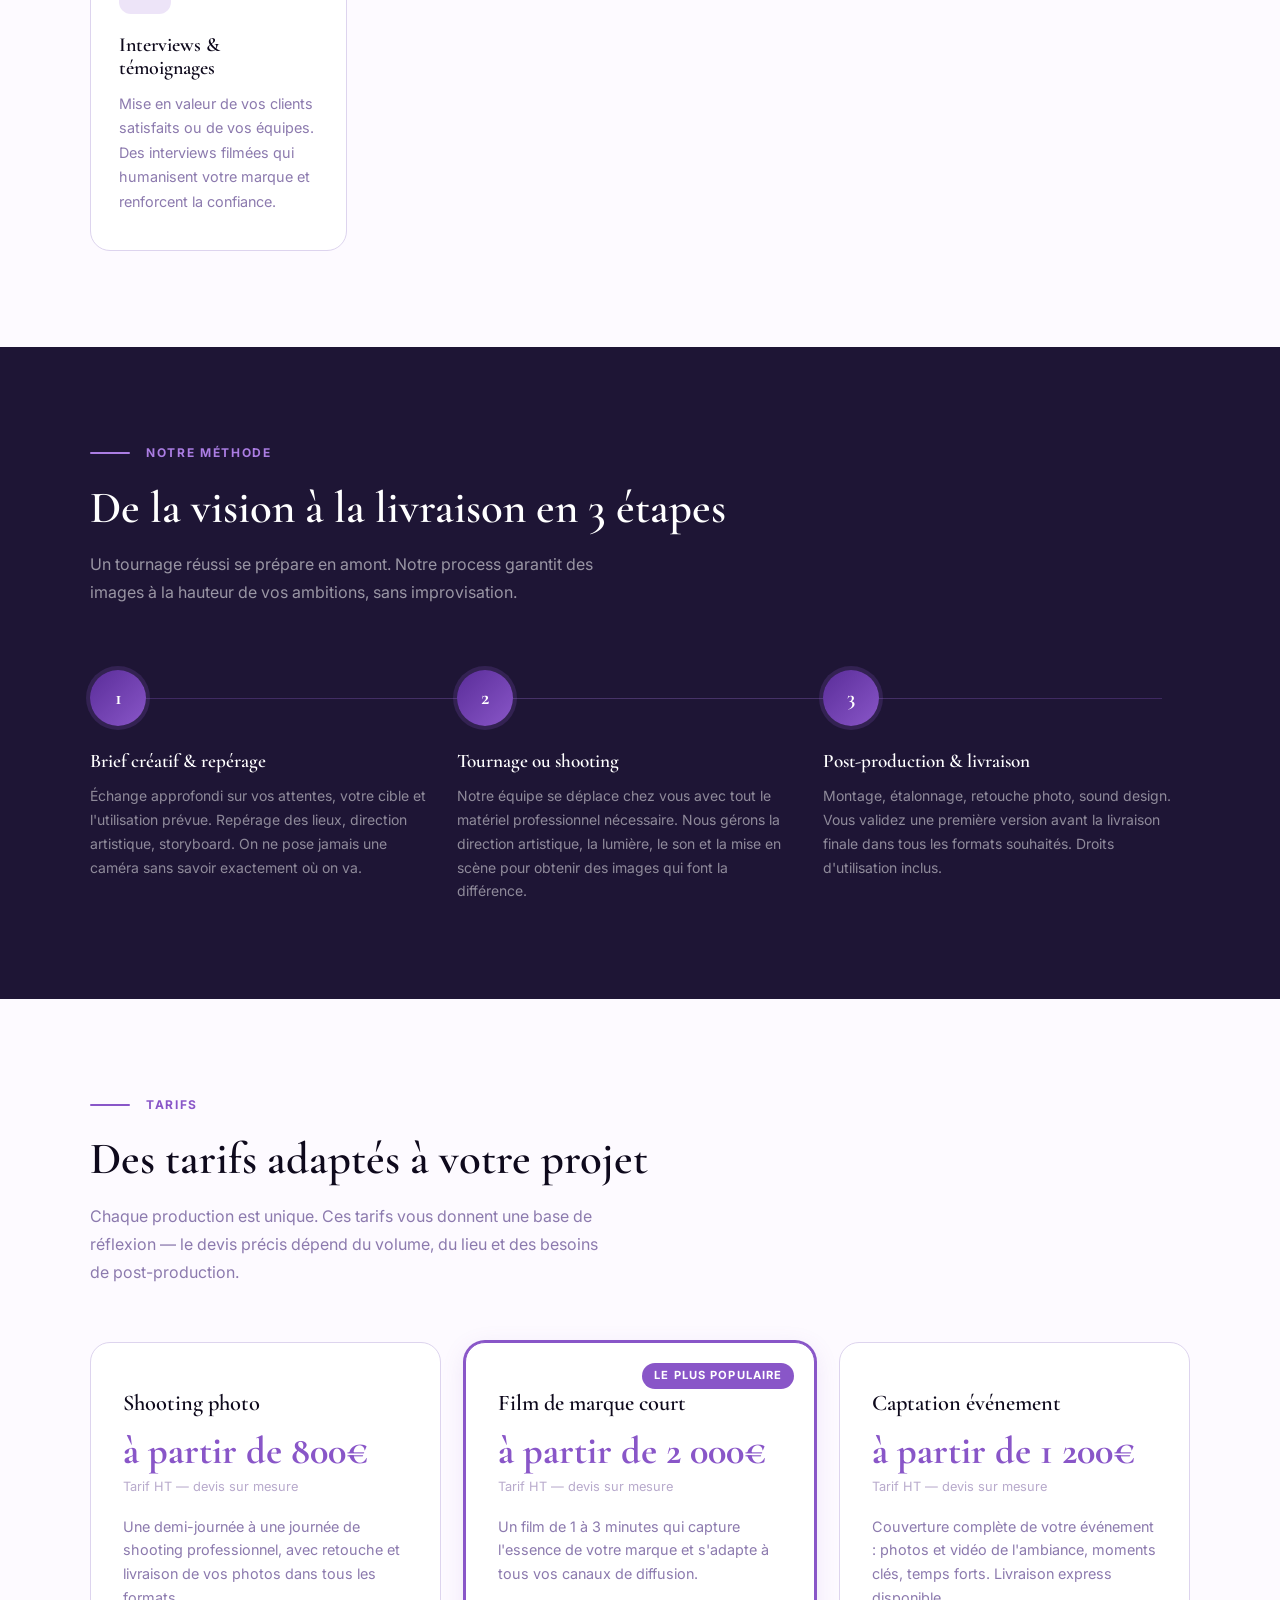
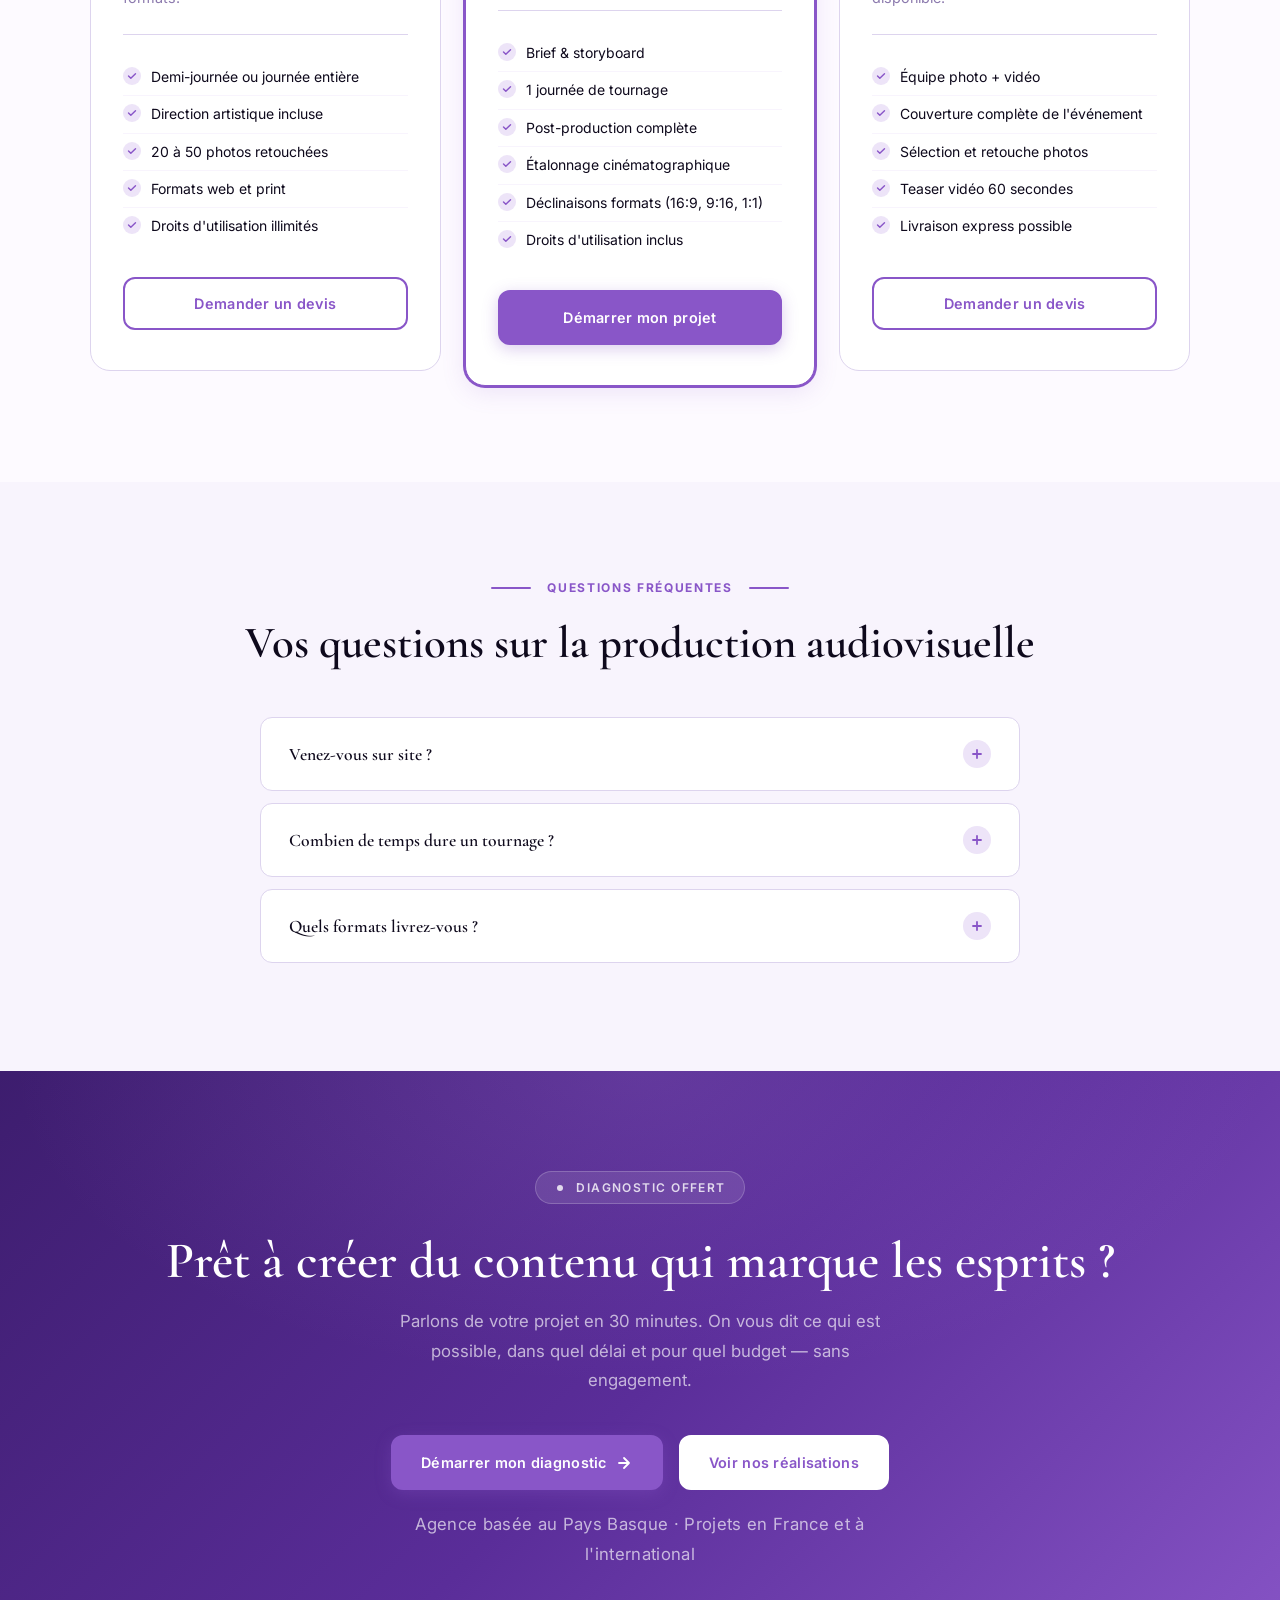
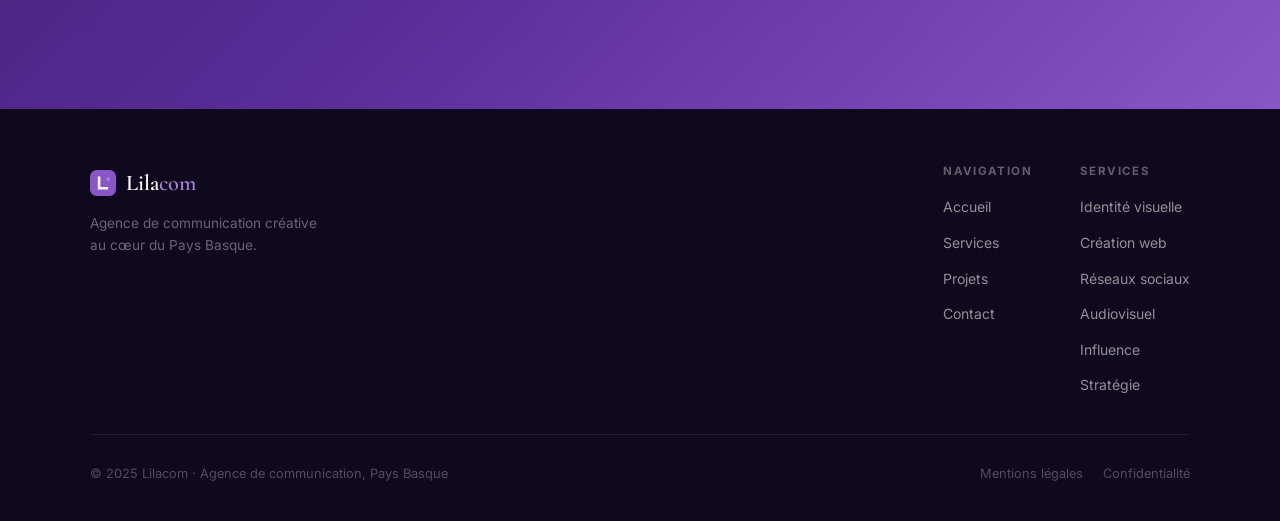
<file: service-audiovisuel.html>
<!DOCTYPE html>
<html lang="fr">
<head>
  <meta charset="UTF-8">
  <meta name="viewport" content="width=device-width, initial-scale=1.0">
  <title>Production audiovisuelle — Lilacom | Photo & Vidéo Pays Basque</title>
  <meta name="description" content="Production photo et vidéo professionnelle au Pays Basque : films de marque, shooting commercial, captation événementielle et visites 360°. Lilacom, votre studio audiovisuel.">
  <meta name="keywords" content="production vidéo Pays Basque, photographe commercial Bayonne, film de marque Biarritz, captation événement Pays Basque, photo corporate">
  <meta property="og:title" content="Production audiovisuelle — Lilacom | Photo & Vidéo Pays Basque">
  <meta property="og:description" content="Films de marque, shooting photo, captation événementielle et visites 360° au Pays Basque.">
  <meta property="og:type" content="website">
  <meta name="robots" content="index, follow">
  <link rel="canonical" href="https://lilacom.fr/service-audiovisuel">
  <link rel="icon" type="image/svg+xml" href="data:image/svg+xml,%3Csvg viewBox='0 0 40 40' xmlns='http://www.w3.org/2000/svg'%3E%3Crect width='40' height='40' rx='10' fill='%238956C8'/%3E%3Cpath d='M12 10 L12 30 L28 30 L28 26 L16 26 L16 10 Z' fill='white' opacity='0.95'/%3E%3Ccircle cx='28' cy='14' r='3' fill='%23AB7DE3'/%3E%3C/svg%3E">
  <link rel="stylesheet" href="shared.css">
</head>
<body>

  <!-- Navigation -->
  <nav class="top-nav">
    <a href="index.html" class="nav-logo">
      <svg viewBox="0 0 40 40" xmlns="http://www.w3.org/2000/svg" width="28" height="28" style="margin-right:10px">
        <rect width="40" height="40" rx="10" fill="#8956C8"/>
        <path d="M12 10 L12 30 L28 30 L28 26 L16 26 L16 10 Z" fill="white" opacity="0.95"/>
        <circle cx="28" cy="14" r="3" fill="#AB7DE3"/>
      </svg>
      Lila<span>com</span>
    </a>
    <div class="nav-links" id="navLinks">
      <a href="index.html">Accueil</a>
      <a href="index.html#services" class="active">Services</a>
      <a href="index.html#projets">Projets</a>
      <a href="projet.html">Contact</a>
    </div>
    <a href="index.html" class="back-link">
      <svg width="16" height="16" viewBox="0 0 16 16" fill="none">
        <path d="M10 12L6 8l4-4" stroke="currentColor" stroke-width="1.8" stroke-linecap="round" stroke-linejoin="round"/>
      </svg>
      Retour
    </a>
    <button class="nav-toggle" id="navToggle" aria-label="Menu">
      <span></span><span></span><span></span>
    </button>
  </nav>

  <!-- Hero -->
  <section class="service-hero">
    <div class="service-hero-bg"></div>
    <svg class="hero-blob" viewBox="0 0 400 400" fill="none" xmlns="http://www.w3.org/2000/svg">
      <path d="M290,145 C325,180 335,235 305,270 C275,305 230,315 185,308 C140,301 100,275 85,240 C70,205 85,160 110,130 C135,100 180,85 225,90 C270,95 255,110 290,145Z" fill="white"/>
    </svg>
    <div class="container">
      <nav class="service-hero-breadcrumb">
        <a href="index.html">Lilacom</a>
        <span>/</span>
        <a href="index.html#services">Services</a>
        <span>/</span>
        Production audiovisuelle
      </nav>
      <div class="service-hero-tag reveal">
        <svg width="14" height="14" viewBox="0 0 14 14" fill="none"><circle cx="7" cy="7" r="3" fill="currentColor"/></svg>
        Photo & Vidéo
      </div>
      <h1 class="service-hero-title reveal delay-1">
        Donnez vie à votre marque<br><em>par l'image</em>
      </h1>
      <p class="service-hero-desc reveal delay-2">
        Une photo vaut mille mots, une vidéo vaut mille photos. Nous créons des contenus audiovisuels qui capturent l'essence de votre marque et marquent les esprits — au Pays Basque et au-delà.
      </p>
      <div class="service-hero-cta reveal delay-3">
        <a href="projet.html" class="btn-primary">
          Démarrer mon projet
          <svg width="18" height="18" viewBox="0 0 18 18" fill="none"><path d="M4 9h10M9 4l5 5-5 5" stroke="currentColor" stroke-width="1.8" stroke-linecap="round" stroke-linejoin="round"/></svg>
        </a>
        <a href="#prestations" class="btn-secondary" style="background:rgba(255,255,255,0.12);border-color:rgba(255,255,255,0.25);color:white;">
          Voir les prestations
        </a>
      </div>
    </div>
  </section>

  <!-- Features -->
  <section class="section features-section" id="prestations">
    <div class="container">
      <div class="section-label reveal">
        <div class="section-label-line"></div>
        <span class="section-label-text">Ce que nous faisons</span>
      </div>
      <h2 class="reveal delay-1">Nos prestations audiovisuelles</h2>
      <p style="max-width:560px;margin-top:16px;" class="reveal delay-2">Du film de marque au shooting produit, en passant par la captation événementielle et les visites immersives 360° — nous couvrons tous vos besoins en image.</p>

      <div class="features-grid" style="grid-template-columns: repeat(auto-fit, minmax(220px, 1fr));">
        <div class="feature-card reveal delay-1">
          <div class="feature-icon">
            <svg width="24" height="24" viewBox="0 0 24 24" fill="none">
              <rect x="2" y="6" width="14" height="12" rx="2" stroke="currentColor" stroke-width="1.8" fill="none"/>
              <path d="M16 10l4-2v8l-4-2" stroke="currentColor" stroke-width="1.8" stroke-linecap="round" stroke-linejoin="round" fill="none"/>
            </svg>
          </div>
          <h3 class="feature-title">Films de marque</h3>
          <p class="feature-text">Court-métrage institutionnel, film produit, témoignage client filmé : des vidéos qui racontent votre histoire et donnent envie de vous rejoindre.</p>
        </div>

        <div class="feature-card reveal delay-2">
          <div class="feature-icon">
            <svg width="24" height="24" viewBox="0 0 24 24" fill="none">
              <circle cx="12" cy="12" r="9" stroke="currentColor" stroke-width="1.8" fill="none"/>
              <circle cx="12" cy="10" r="3" stroke="currentColor" stroke-width="1.5" fill="none" opacity="0.7"/>
              <path d="M7 21c0-3 2.24-5 5-5s5 2 5 5" stroke="currentColor" stroke-width="1.5" stroke-linecap="round" opacity="0.7"/>
            </svg>
          </div>
          <h3 class="feature-title">Shooting photo commercial</h3>
          <p class="feature-text">Photos produit, portraits corporate, ambiance lifestyle. Des images nettes, éclairées et retouchées, prêtes pour votre site, vos réseaux et vos supports print.</p>
        </div>

        <div class="feature-card reveal delay-3">
          <div class="feature-icon">
            <svg width="24" height="24" viewBox="0 0 24 24" fill="none">
              <path d="M12 22C6.48 22 2 17.52 2 12S6.48 2 12 2s10 4.48 10 10-4.48 10-10 10z" stroke="currentColor" stroke-width="1.8" fill="none"/>
              <path d="M2 12h20M12 2a15.3 15.3 0 010 20M12 2a15.3 15.3 0 000 20" stroke="currentColor" stroke-width="1.5" stroke-linecap="round" opacity="0.6"/>
            </svg>
          </div>
          <h3 class="feature-title">Captation événementielle</h3>
          <p class="feature-text">Inauguration, conférence, festival, séminaire : nous captons l'énergie de vos événements en photo et vidéo. Livraison rapide pour une diffusion immédiate.</p>
        </div>

        <div class="feature-card reveal delay-4">
          <div class="feature-icon">
            <svg width="24" height="24" viewBox="0 0 24 24" fill="none">
              <path d="M12 5c-7.633 0-9.927 6.617-9.948 6.998C2.073 12.383 4.367 19 12 19s9.927-6.617 9.948-6.998C21.927 11.617 19.633 5 12 5z" stroke="currentColor" stroke-width="1.8" fill="none"/>
              <circle cx="12" cy="12" r="3" fill="currentColor" opacity="0.7"/>
            </svg>
          </div>
          <h3 class="feature-title">Visites immersives 360°</h3>
          <p class="feature-text">Visite virtuelle de votre hôtel, restaurant, boutique ou espace de travail. Une expérience immersive qui convainc avant même la visite physique.</p>
        </div>

        <div class="feature-card reveal delay-5" style="grid-column: span 1;">
          <div class="feature-icon">
            <svg width="24" height="24" viewBox="0 0 24 24" fill="none">
              <path d="M21 15a2 2 0 01-2 2H7l-4 4V5a2 2 0 012-2h14a2 2 0 012 2z" stroke="currentColor" stroke-width="1.8" fill="none" stroke-linejoin="round"/>
              <circle cx="9" cy="10" r="1.5" fill="currentColor" opacity="0.7"/>
              <circle cx="15" cy="10" r="1.5" fill="currentColor" opacity="0.4"/>
            </svg>
          </div>
          <h3 class="feature-title">Interviews & témoignages</h3>
          <p class="feature-text">Mise en valeur de vos clients satisfaits ou de vos équipes. Des interviews filmées qui humanisent votre marque et renforcent la confiance.</p>
        </div>
      </div>
    </div>
  </section>

  <!-- Process -->
  <section class="process-section" id="methode">
    <div class="container">
      <div class="section-label reveal">
        <div class="section-label-line"></div>
        <span class="section-label-text">Notre méthode</span>
      </div>
      <h2 class="reveal delay-1">De la vision à la livraison en 3 étapes</h2>
      <p class="section-intro reveal delay-2">Un tournage réussi se prépare en amont. Notre process garantit des images à la hauteur de vos ambitions, sans improvisation.</p>

      <div class="process-steps">
        <div class="process-step reveal delay-1">
          <div class="process-step-num">1</div>
          <div>
            <h3 class="process-step-title">Brief créatif & repérage</h3>
            <p class="process-step-text">Échange approfondi sur vos attentes, votre cible et l'utilisation prévue. Repérage des lieux, direction artistique, storyboard. On ne pose jamais une caméra sans savoir exactement où on va.</p>
          </div>
        </div>

        <div class="process-step reveal delay-2">
          <div class="process-step-num">2</div>
          <div>
            <h3 class="process-step-title">Tournage ou shooting</h3>
            <p class="process-step-text">Notre équipe se déplace chez vous avec tout le matériel professionnel nécessaire. Nous gérons la direction artistique, la lumière, le son et la mise en scène pour obtenir des images qui font la différence.</p>
          </div>
        </div>

        <div class="process-step reveal delay-3">
          <div class="process-step-num">3</div>
          <div>
            <h3 class="process-step-title">Post-production & livraison</h3>
            <p class="process-step-text">Montage, étalonnage, retouche photo, sound design. Vous validez une première version avant la livraison finale dans tous les formats souhaités. Droits d'utilisation inclus.</p>
          </div>
        </div>
      </div>
    </div>
  </section>

  <!-- Pricing -->
  <section class="section pricing-section" id="tarifs">
    <div class="container">
      <div class="section-label reveal">
        <div class="section-label-line"></div>
        <span class="section-label-text">Tarifs</span>
      </div>
      <h2 class="reveal delay-1">Des tarifs adaptés à votre projet</h2>
      <p style="max-width:520px;margin-top:16px;" class="reveal delay-2">Chaque production est unique. Ces tarifs vous donnent une base de réflexion — le devis précis dépend du volume, du lieu et des besoins de post-production.</p>

      <div class="pricing-grid">
        <div class="pricing-card reveal delay-1">
          <p class="pricing-name">Shooting photo</p>
          <p class="pricing-price">à partir de 800€</p>
          <p class="pricing-price-note">Tarif HT — devis sur mesure</p>
          <p class="pricing-desc">Une demi-journée à une journée de shooting professionnel, avec retouche et livraison de vos photos dans tous les formats.</p>
          <ul class="pricing-features">
            <li>Demi-journée ou journée entière</li>
            <li>Direction artistique incluse</li>
            <li>20 à 50 photos retouchées</li>
            <li>Formats web et print</li>
            <li>Droits d'utilisation illimités</li>
          </ul>
          <a href="projet.html" class="btn-outline-purple" style="width:100%;justify-content:center;">Demander un devis</a>
        </div>

        <div class="pricing-card pricing-popular reveal delay-2">
          <span class="pricing-badge">Le plus populaire</span>
          <p class="pricing-name">Film de marque court</p>
          <p class="pricing-price">à partir de 2 000€</p>
          <p class="pricing-price-note">Tarif HT — devis sur mesure</p>
          <p class="pricing-desc">Un film de 1 à 3 minutes qui capture l'essence de votre marque et s'adapte à tous vos canaux de diffusion.</p>
          <ul class="pricing-features">
            <li>Brief & storyboard</li>
            <li>1 journée de tournage</li>
            <li>Post-production complète</li>
            <li>Étalonnage cinématographique</li>
            <li>Déclinaisons formats (16:9, 9:16, 1:1)</li>
            <li>Droits d'utilisation inclus</li>
          </ul>
          <a href="projet.html" class="btn-primary" style="width:100%;justify-content:center;">Démarrer mon projet</a>
        </div>

        <div class="pricing-card reveal delay-3">
          <p class="pricing-name">Captation événement</p>
          <p class="pricing-price">à partir de 1 200€</p>
          <p class="pricing-price-note">Tarif HT — devis sur mesure</p>
          <p class="pricing-desc">Couverture complète de votre événement : photos et vidéo de l'ambiance, moments clés, temps forts. Livraison express disponible.</p>
          <ul class="pricing-features">
            <li>Équipe photo + vidéo</li>
            <li>Couverture complète de l'événement</li>
            <li>Sélection et retouche photos</li>
            <li>Teaser vidéo 60 secondes</li>
            <li>Livraison express possible</li>
          </ul>
          <a href="projet.html" class="btn-outline-purple" style="width:100%;justify-content:center;">Demander un devis</a>
        </div>
      </div>
    </div>
  </section>

  <!-- FAQ -->
  <section class="section faq-section" id="faq">
    <div class="container">
      <div class="section-label reveal" style="justify-content:center;">
        <div class="section-label-line"></div>
        <span class="section-label-text">Questions fréquentes</span>
        <div class="section-label-line"></div>
      </div>
      <h2 style="text-align:center;" class="reveal delay-1">Vos questions sur la production audiovisuelle</h2>

      <div class="faq-list" style="margin-top:48px;">
        <div class="faq-item reveal delay-1">
          <button class="faq-question">
            Venez-vous sur site ?
            <span class="faq-icon">
              <svg width="14" height="14" viewBox="0 0 14 14" fill="none"><path d="M7 3v8M3 7h8" stroke="currentColor" stroke-width="1.8" stroke-linecap="round"/></svg>
            </span>
          </button>
          <div class="faq-answer">
            <p class="faq-answer-inner">Oui, systématiquement. Nous venons toujours chez vous — dans vos locaux, votre restaurant, votre boutique, votre hôtel ou en extérieur. Nous apportons tout le matériel nécessaire (caméras, lumières, son, accessoires). Aucun déplacement supplémentaire de votre côté n'est nécessaire.</p>
          </div>
        </div>

        <div class="faq-item reveal delay-2">
          <button class="faq-question">
            Combien de temps dure un tournage ?
            <span class="faq-icon">
              <svg width="14" height="14" viewBox="0 0 14 14" fill="none"><path d="M7 3v8M3 7h8" stroke="currentColor" stroke-width="1.8" stroke-linecap="round"/></svg>
            </span>
          </button>
          <div class="faq-answer">
            <p class="faq-answer-inner">Cela dépend du projet. Un shooting photo ou un film court se réalise généralement en demi-journée à une journée entière. Une captation événementielle dure le temps de votre événement. Pour les projets plus ambitieux (film institutionnel, série de contenus), nous planifions plusieurs journées. Tout est défini ensemble lors du brief.</p>
          </div>
        </div>

        <div class="faq-item reveal delay-3">
          <button class="faq-question">
            Quels formats livrez-vous ?
            <span class="faq-icon">
              <svg width="14" height="14" viewBox="0 0 14 14" fill="none"><path d="M7 3v8M3 7h8" stroke="currentColor" stroke-width="1.8" stroke-linecap="round"/></svg>
            </span>
          </button>
          <div class="faq-answer">
            <p class="faq-answer-inner">Nous livrons tous les formats dont vous avez besoin : pour le web (optimisés pour le chargement), pour les réseaux sociaux (16:9, 9:16 vertical, 1:1 carré), pour l'impression (haute résolution, RAW disponible sur demande). Les vidéos sont livrées en MP4, les photos en JPEG haute résolution et PNG. Nous nous adaptons à vos contraintes techniques.</p>
          </div>
        </div>
      </div>
    </div>
  </section>

  <!-- CTA -->
  <section class="page-cta">
    <div class="container">
      <div class="page-cta-label reveal">
        <svg width="12" height="12" viewBox="0 0 12 12" fill="none"><circle cx="6" cy="6" r="3" fill="currentColor"/></svg>
        Diagnostic offert
      </div>
      <h2 class="reveal delay-1">Prêt à créer du contenu qui marque les esprits ?</h2>
      <p class="reveal delay-2">Parlons de votre projet en 30 minutes. On vous dit ce qui est possible, dans quel délai et pour quel budget — sans engagement.</p>
      <div class="page-cta-actions reveal delay-3">
        <a href="projet.html" class="btn-primary">
          Démarrer mon diagnostic
          <svg width="18" height="18" viewBox="0 0 18 18" fill="none"><path d="M4 9h10M9 4l5 5-5 5" stroke="currentColor" stroke-width="1.8" stroke-linecap="round" stroke-linejoin="round"/></svg>
        </a>
        <a href="index.html#projets" class="btn-secondary">Voir nos réalisations</a>
      </div>
      <p class="page-cta-note reveal delay-4">Agence basée au Pays Basque · Projets en France et à l'international</p>
    </div>
  </section>

  <!-- Footer -->
  <footer class="site-footer">
    <div class="container">
      <div class="footer-inner">
        <div class="footer-brand">
          <a href="index.html" class="footer-logo">
            <svg viewBox="0 0 40 40" xmlns="http://www.w3.org/2000/svg" width="26" height="26" style="margin-right:10px">
              <rect width="40" height="40" rx="10" fill="#8956C8"/>
              <path d="M12 10 L12 30 L28 30 L28 26 L16 26 L16 10 Z" fill="white" opacity="0.95"/>
              <circle cx="28" cy="14" r="3" fill="#AB7DE3"/>
            </svg>
            Lila<span>com</span>
          </a>
          <p class="footer-tagline">Agence de communication créative au cœur du Pays Basque.</p>
        </div>
        <nav class="footer-nav">
          <div class="footer-nav-col">
            <h4>Navigation</h4>
            <ul>
              <li><a href="index.html">Accueil</a></li>
              <li><a href="index.html#services">Services</a></li>
              <li><a href="index.html#projets">Projets</a></li>
              <li><a href="projet.html">Contact</a></li>
            </ul>
          </div>
          <div class="footer-nav-col">
            <h4>Services</h4>
            <ul>
              <li><a href="service-identite.html">Identité visuelle</a></li>
              <li><a href="service-web.html">Création web</a></li>
              <li><a href="service-reseaux.html">Réseaux sociaux</a></li>
              <li><a href="service-audiovisuel.html">Audiovisuel</a></li>
              <li><a href="service-influence.html">Influence</a></li>
              <li><a href="service-strategie.html">Stratégie</a></li>
            </ul>
          </div>
        </nav>
      </div>
      <div class="footer-bottom">
        <p class="footer-copy">© 2025 Lilacom · Agence de communication, Pays Basque</p>
        <div class="footer-legal">
          <a href="#">Mentions légales</a>
          <a href="#">Confidentialité</a>
        </div>
      </div>
    </div>
  </footer>

  <script>
    const navToggle = document.getElementById('navToggle');
    const navLinks = document.getElementById('navLinks');
    navToggle.addEventListener('click', () => {
      navLinks.classList.toggle('open');
    });

    const revealEls = document.querySelectorAll('.reveal, .reveal-left, .reveal-right');
    const observer = new IntersectionObserver((entries) => {
      entries.forEach(entry => {
        if (entry.isIntersecting) {
          entry.target.classList.add('visible');
          observer.unobserve(entry.target);
        }
      });
    }, { threshold: 0.12, rootMargin: '0px 0px -40px 0px' });
    revealEls.forEach(el => observer.observe(el));

    document.querySelectorAll('.faq-question').forEach(btn => {
      btn.addEventListener('click', () => {
        const item = btn.closest('.faq-item');
        const isOpen = item.classList.contains('open');
        document.querySelectorAll('.faq-item.open').forEach(i => i.classList.remove('open'));
        if (!isOpen) item.classList.add('open');
      });
    });
  </script>
</body>
</html>
</file>
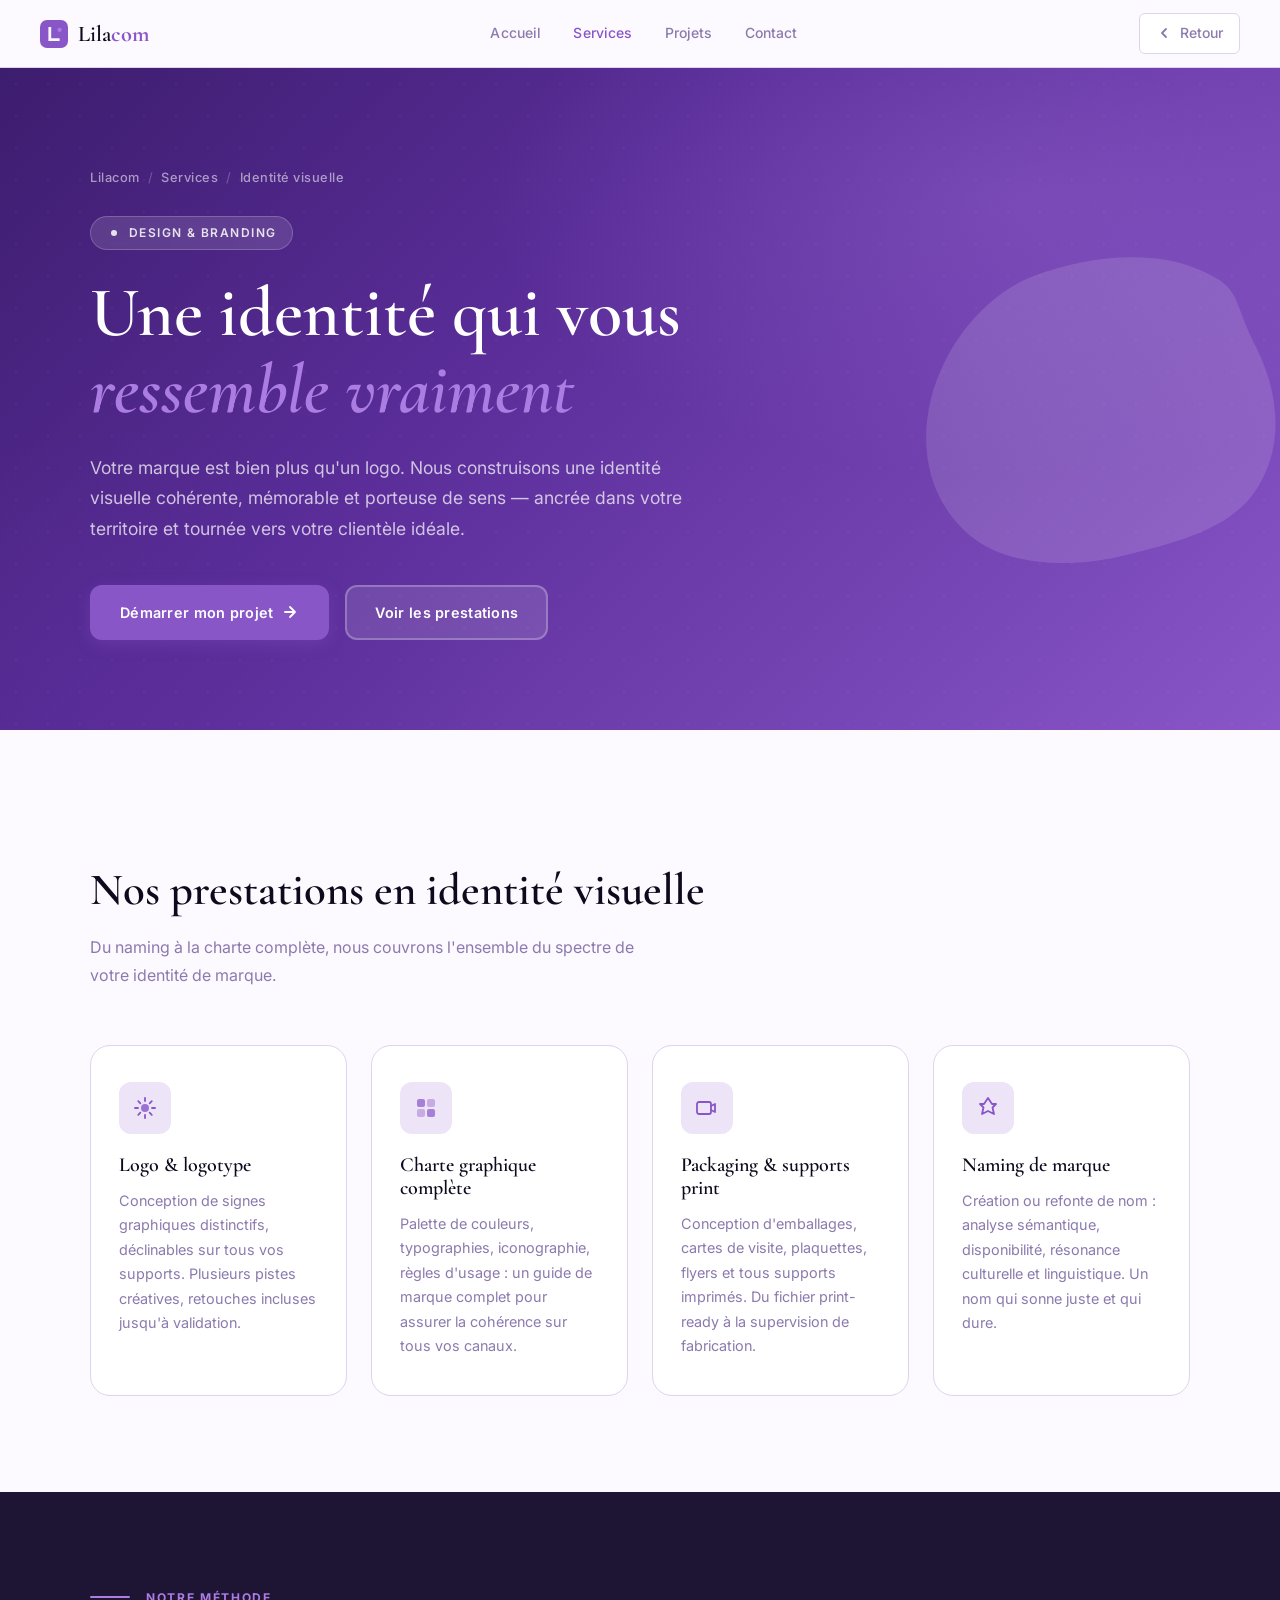
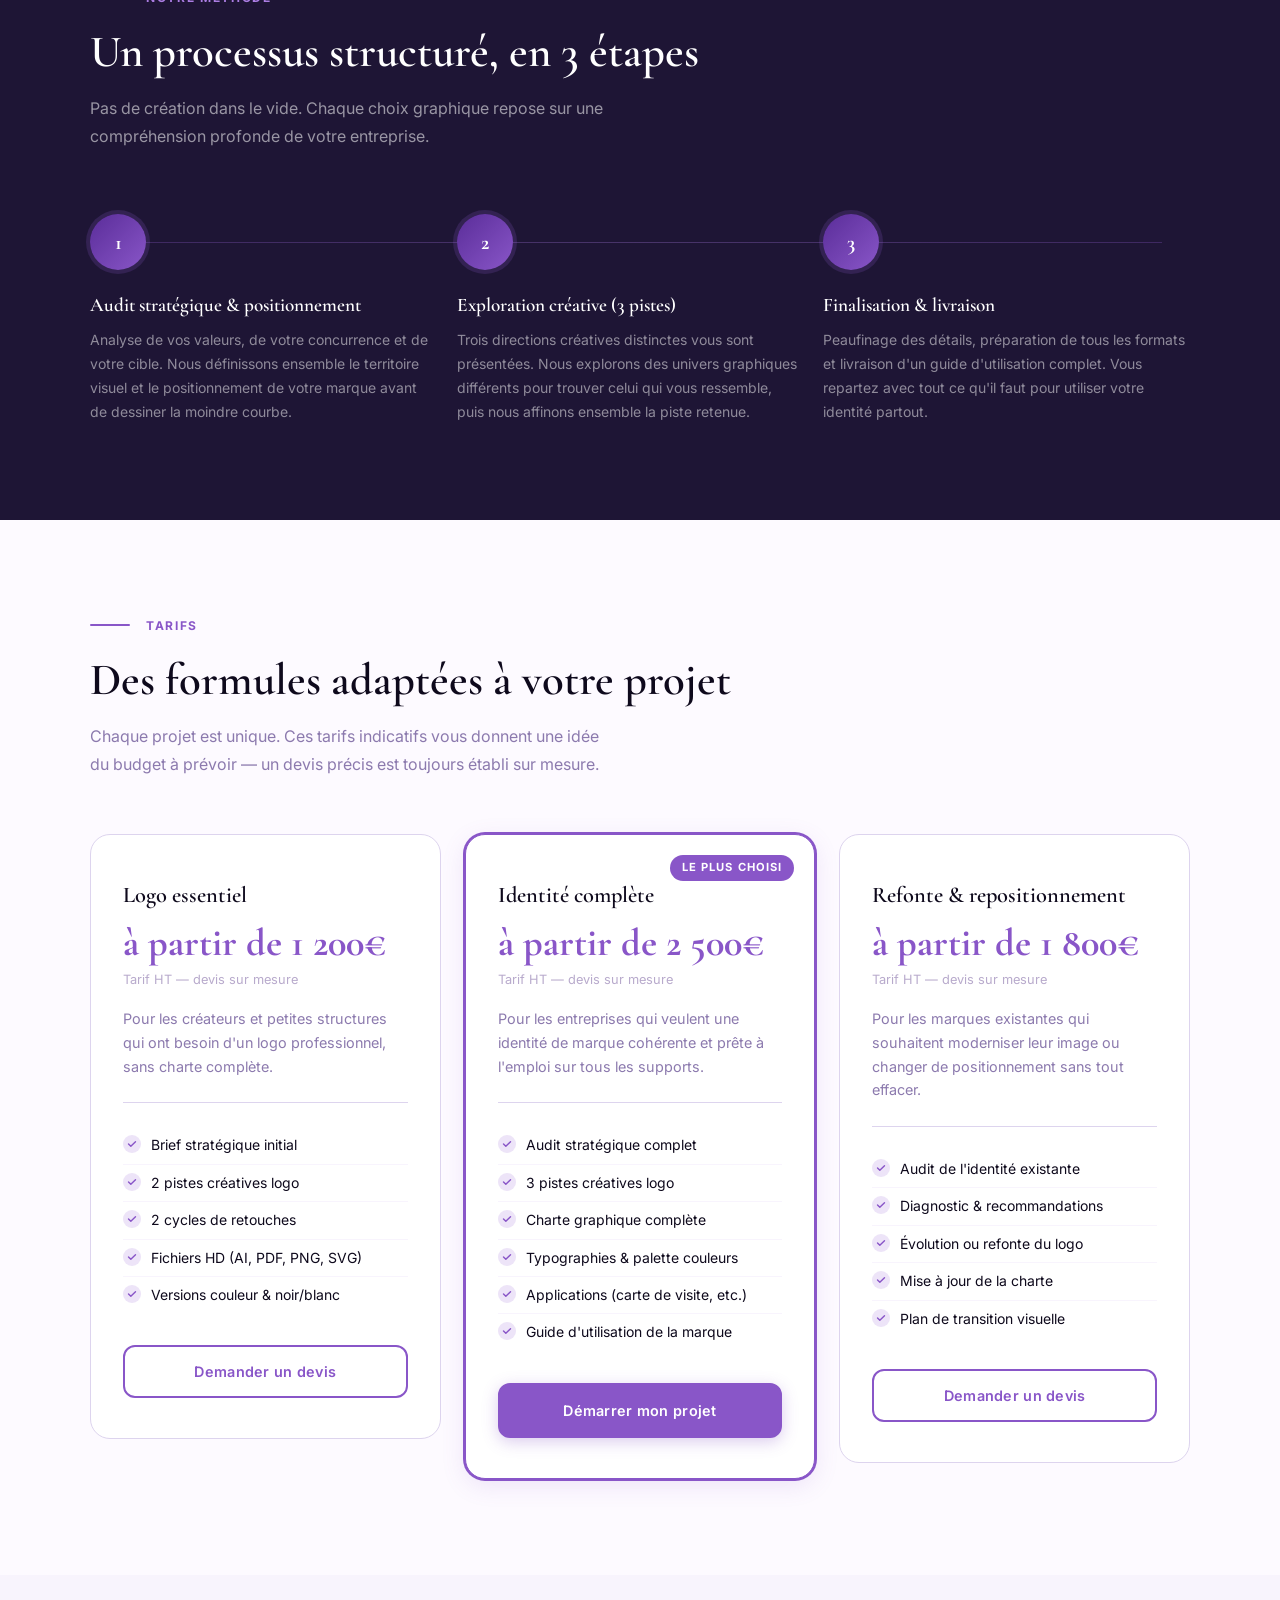
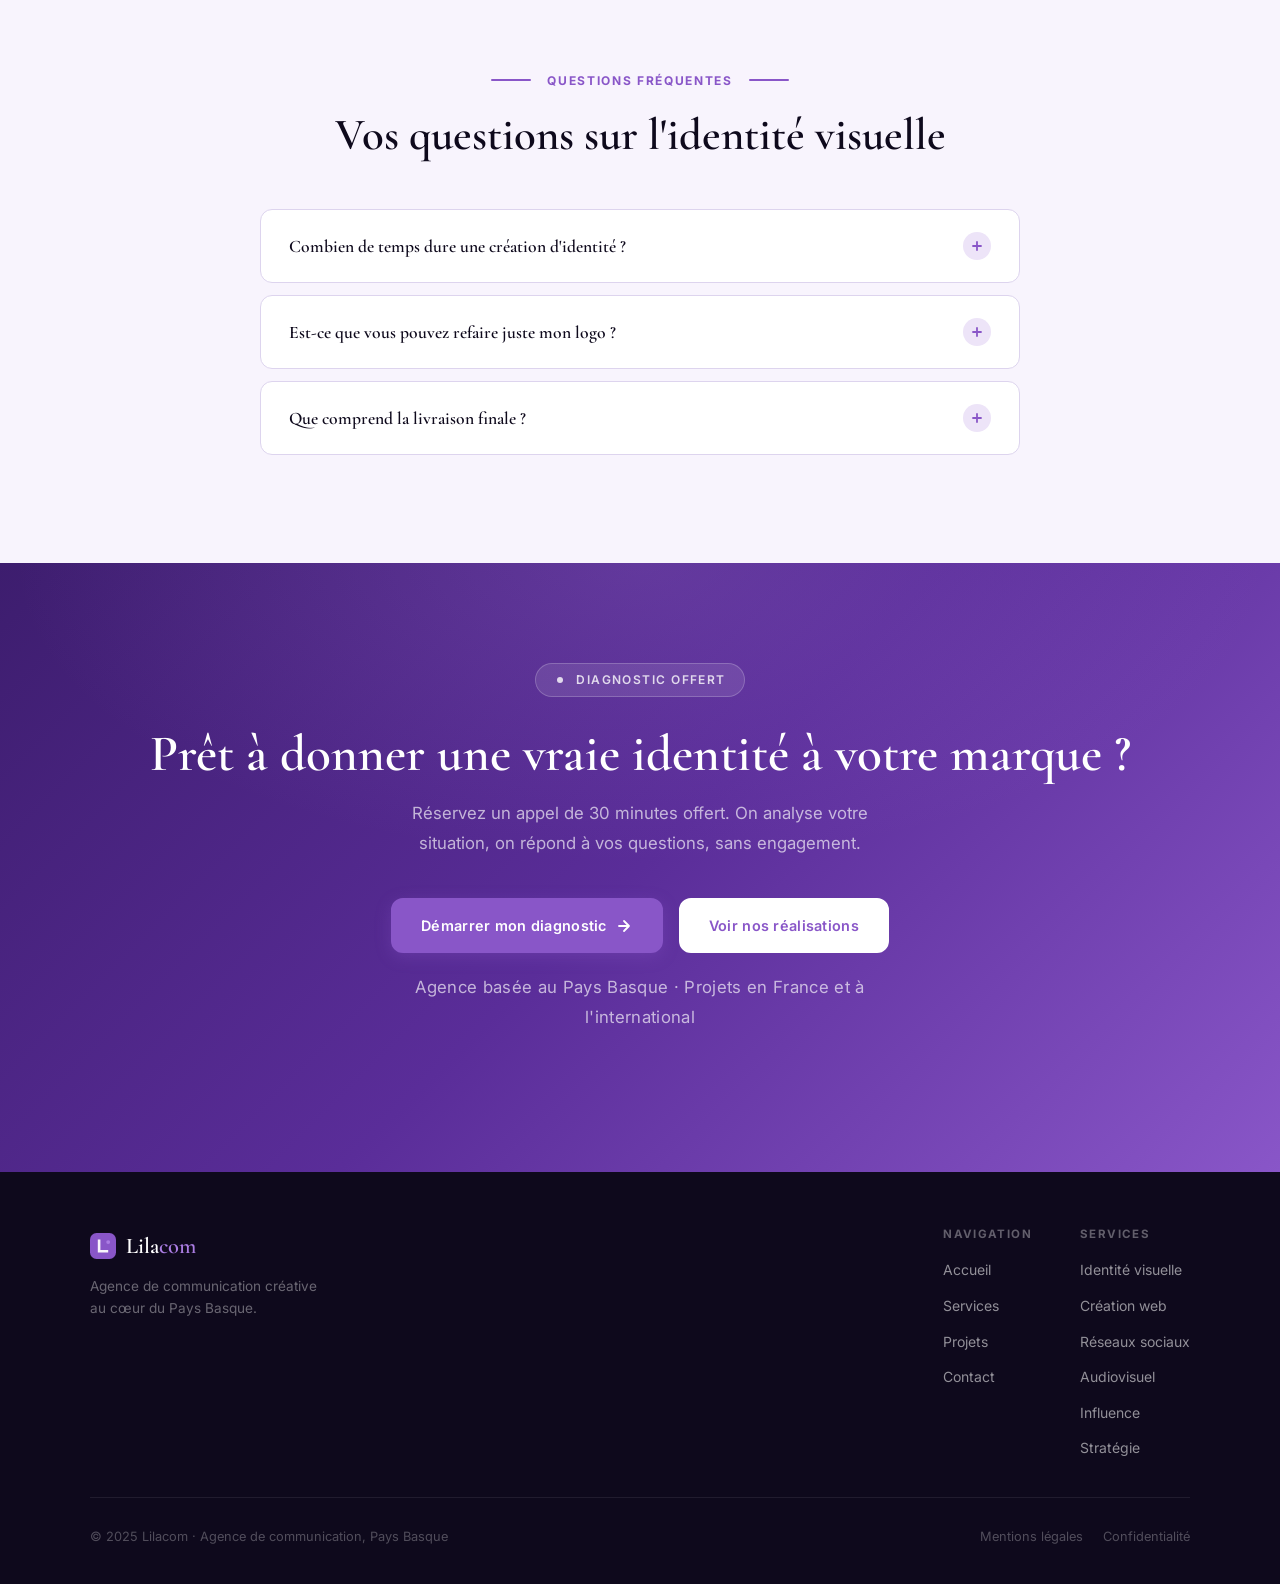
<file: service-identite.html>
<!DOCTYPE html>
<html lang="fr">
<head>
  <meta charset="UTF-8">
  <meta name="viewport" content="width=device-width, initial-scale=1.0">
  <title>Identité visuelle — Lilacom | Agence de com Pays Basque</title>
  <meta name="description" content="Création d'identité visuelle au Pays Basque : logo, charte graphique, packaging et naming de marque. Lilacom conçoit votre identité de A à Z.">
  <meta name="keywords" content="identité visuelle Pays Basque, création logo Bayonne, charte graphique Biarritz, naming marque Pays Basque">
  <meta property="og:title" content="Identité visuelle — Lilacom | Agence de com Pays Basque">
  <meta property="og:description" content="Création d'identité visuelle au Pays Basque : logo, charte graphique, packaging et naming de marque.">
  <meta property="og:type" content="website">
  <meta name="robots" content="index, follow">
  <link rel="canonical" href="https://lilacom.fr/service-identite">
  <link rel="icon" type="image/svg+xml" href="data:image/svg+xml,%3Csvg viewBox='0 0 40 40' xmlns='http://www.w3.org/2000/svg'%3E%3Crect width='40' height='40' rx='10' fill='%238956C8'/%3E%3Cpath d='M12 10 L12 30 L28 30 L28 26 L16 26 L16 10 Z' fill='white' opacity='0.95'/%3E%3Ccircle cx='28' cy='14' r='3' fill='%23AB7DE3'/%3E%3C/svg%3E">
  <link rel="stylesheet" href="shared.css">
</head>
<body>

  <!-- Navigation -->
  <nav class="top-nav">
    <a href="index.html" class="nav-logo">
      <svg viewBox="0 0 40 40" xmlns="http://www.w3.org/2000/svg" width="28" height="28" style="margin-right:10px">
        <rect width="40" height="40" rx="10" fill="#8956C8"/>
        <path d="M12 10 L12 30 L28 30 L28 26 L16 26 L16 10 Z" fill="white" opacity="0.95"/>
        <circle cx="28" cy="14" r="3" fill="#AB7DE3"/>
      </svg>
      Lila<span>com</span>
    </a>
    <div class="nav-links" id="navLinks">
      <a href="index.html">Accueil</a>
      <a href="index.html#services" class="active">Services</a>
      <a href="index.html#projets">Projets</a>
      <a href="projet.html">Contact</a>
    </div>
    <a href="index.html" class="back-link">
      <svg width="16" height="16" viewBox="0 0 16 16" fill="none">
        <path d="M10 12L6 8l4-4" stroke="currentColor" stroke-width="1.8" stroke-linecap="round" stroke-linejoin="round"/>
      </svg>
      Retour
    </a>
    <button class="nav-toggle" id="navToggle" aria-label="Menu">
      <span></span><span></span><span></span>
    </button>
  </nav>

  <!-- Hero -->
  <section class="service-hero">
    <div class="service-hero-bg"></div>
    <svg class="hero-blob" viewBox="0 0 400 400" fill="none" xmlns="http://www.w3.org/2000/svg">
      <path d="M320,160 C340,200 340,240 320,270 C300,300 260,310 220,320 C180,330 130,330 100,305 C70,280 60,240 70,200 C80,160 110,120 150,105 C190,90 240,85 275,100 C310,115 300,120 320,160Z" fill="white"/>
    </svg>
    <div class="container">
      <nav class="service-hero-breadcrumb">
        <a href="index.html">Lilacom</a>
        <span>/</span>
        <a href="index.html#services">Services</a>
        <span>/</span>
        Identité visuelle
      </nav>
      <div class="service-hero-tag reveal">
        <svg width="14" height="14" viewBox="0 0 14 14" fill="none"><circle cx="7" cy="7" r="3" fill="currentColor"/></svg>
        Design & Branding
      </div>
      <h1 class="service-hero-title reveal delay-1">
        Une identité qui vous<br><em>ressemble vraiment</em>
      </h1>
      <p class="service-hero-desc reveal delay-2">
        Votre marque est bien plus qu'un logo. Nous construisons une identité visuelle cohérente, mémorable et porteuse de sens — ancrée dans votre territoire et tournée vers votre clientèle idéale.
      </p>
      <div class="service-hero-cta reveal delay-3">
        <a href="projet.html" class="btn-primary">
          Démarrer mon projet
          <svg width="18" height="18" viewBox="0 0 18 18" fill="none"><path d="M4 9h10M9 4l5 5-5 5" stroke="currentColor" stroke-width="1.8" stroke-linecap="round" stroke-linejoin="round"/></svg>
        </a>
        <a href="#prestations" class="btn-secondary" style="background:rgba(255,255,255,0.12);border-color:rgba(255,255,255,0.25);color:white;">
          Voir les prestations
        </a>
      </div>
    </div>
  </section>

  <!-- Features -->
  <section class="section features-section" id="prestations">
    <div class="container">
      <div class="section-label reveal">
        <div class="section-label-line"></div>
        <span class="section-label-text">Ce que nous faisons</span>
      </div>
      <h2 class="reveal delay-1">Nos prestations en identité visuelle</h2>
      <p style="max-width:560px;margin-top:16px;" class="reveal delay-2">Du naming à la charte complète, nous couvrons l'ensemble du spectre de votre identité de marque.</p>

      <div class="features-grid">
        <div class="feature-card reveal delay-1">
          <div class="feature-icon">
            <svg width="24" height="24" viewBox="0 0 24 24" fill="none">
              <circle cx="12" cy="12" r="4" fill="currentColor" opacity="0.8"/>
              <path d="M12 2v3M12 19v3M2 12h3M19 12h3M5.22 5.22l2.12 2.12M16.66 16.66l2.12 2.12M5.22 18.78l2.12-2.12M16.66 7.34l2.12-2.12" stroke="currentColor" stroke-width="1.8" stroke-linecap="round"/>
            </svg>
          </div>
          <h3 class="feature-title">Logo & logotype</h3>
          <p class="feature-text">Conception de signes graphiques distinctifs, déclinables sur tous vos supports. Plusieurs pistes créatives, retouches incluses jusqu'à validation.</p>
        </div>

        <div class="feature-card reveal delay-2">
          <div class="feature-icon">
            <svg width="24" height="24" viewBox="0 0 24 24" fill="none">
              <rect x="3" y="3" width="8" height="8" rx="2" fill="currentColor" opacity="0.7"/>
              <rect x="13" y="3" width="8" height="8" rx="2" fill="currentColor" opacity="0.4"/>
              <rect x="3" y="13" width="8" height="8" rx="2" fill="currentColor" opacity="0.4"/>
              <rect x="13" y="13" width="8" height="8" rx="2" fill="currentColor" opacity="0.7"/>
            </svg>
          </div>
          <h3 class="feature-title">Charte graphique complète</h3>
          <p class="feature-text">Palette de couleurs, typographies, iconographie, règles d'usage : un guide de marque complet pour assurer la cohérence sur tous vos canaux.</p>
        </div>

        <div class="feature-card reveal delay-3">
          <div class="feature-icon">
            <svg width="24" height="24" viewBox="0 0 24 24" fill="none">
              <rect x="2" y="6" width="14" height="12" rx="2" stroke="currentColor" stroke-width="1.8" fill="none"/>
              <path d="M16 10l4-2v8l-4-2" stroke="currentColor" stroke-width="1.8" stroke-linecap="round" stroke-linejoin="round" fill="none"/>
            </svg>
          </div>
          <h3 class="feature-title">Packaging & supports print</h3>
          <p class="feature-text">Conception d'emballages, cartes de visite, plaquettes, flyers et tous supports imprimés. Du fichier print-ready à la supervision de fabrication.</p>
        </div>

        <div class="feature-card reveal delay-4">
          <div class="feature-icon">
            <svg width="24" height="24" viewBox="0 0 24 24" fill="none">
              <path d="M12 2L8 8H4l3.5 3.5L6 18l6-3 6 3-1.5-6.5L20 8h-4L12 2z" stroke="currentColor" stroke-width="1.8" stroke-linejoin="round" fill="none"/>
            </svg>
          </div>
          <h3 class="feature-title">Naming de marque</h3>
          <p class="feature-text">Création ou refonte de nom : analyse sémantique, disponibilité, résonance culturelle et linguistique. Un nom qui sonne juste et qui dure.</p>
        </div>
      </div>
    </div>
  </section>

  <!-- Process -->
  <section class="process-section" id="methode">
    <div class="container">
      <div class="section-label reveal">
        <div class="section-label-line"></div>
        <span class="section-label-text">Notre méthode</span>
      </div>
      <h2 class="reveal delay-1">Un processus structuré, en 3 étapes</h2>
      <p class="section-intro reveal delay-2">Pas de création dans le vide. Chaque choix graphique repose sur une compréhension profonde de votre entreprise.</p>

      <div class="process-steps">
        <div class="process-step reveal delay-1">
          <div class="process-step-num">1</div>
          <div>
            <h3 class="process-step-title">Audit stratégique & positionnement</h3>
            <p class="process-step-text">Analyse de vos valeurs, de votre concurrence et de votre cible. Nous définissons ensemble le territoire visuel et le positionnement de votre marque avant de dessiner la moindre courbe.</p>
          </div>
        </div>

        <div class="process-step reveal delay-2">
          <div class="process-step-num">2</div>
          <div>
            <h3 class="process-step-title">Exploration créative (3 pistes)</h3>
            <p class="process-step-text">Trois directions créatives distinctes vous sont présentées. Nous explorons des univers graphiques différents pour trouver celui qui vous ressemble, puis nous affinons ensemble la piste retenue.</p>
          </div>
        </div>

        <div class="process-step reveal delay-3">
          <div class="process-step-num">3</div>
          <div>
            <h3 class="process-step-title">Finalisation & livraison</h3>
            <p class="process-step-text">Peaufinage des détails, préparation de tous les formats et livraison d'un guide d'utilisation complet. Vous repartez avec tout ce qu'il faut pour utiliser votre identité partout.</p>
          </div>
        </div>
      </div>
    </div>
  </section>

  <!-- Pricing -->
  <section class="section pricing-section" id="tarifs">
    <div class="container">
      <div class="section-label reveal">
        <div class="section-label-line"></div>
        <span class="section-label-text">Tarifs</span>
      </div>
      <h2 class="reveal delay-1">Des formules adaptées à votre projet</h2>
      <p style="max-width:520px;margin-top:16px;" class="reveal delay-2">Chaque projet est unique. Ces tarifs indicatifs vous donnent une idée du budget à prévoir — un devis précis est toujours établi sur mesure.</p>

      <div class="pricing-grid">
        <div class="pricing-card reveal delay-1">
          <p class="pricing-name">Logo essentiel</p>
          <p class="pricing-price">à partir de 1 200€</p>
          <p class="pricing-price-note">Tarif HT — devis sur mesure</p>
          <p class="pricing-desc">Pour les créateurs et petites structures qui ont besoin d'un logo professionnel, sans charte complète.</p>
          <ul class="pricing-features">
            <li>Brief stratégique initial</li>
            <li>2 pistes créatives logo</li>
            <li>2 cycles de retouches</li>
            <li>Fichiers HD (AI, PDF, PNG, SVG)</li>
            <li>Versions couleur & noir/blanc</li>
          </ul>
          <a href="projet.html" class="btn-outline-purple" style="width:100%;justify-content:center;">Demander un devis</a>
        </div>

        <div class="pricing-card pricing-popular reveal delay-2">
          <span class="pricing-badge">Le plus choisi</span>
          <p class="pricing-name">Identité complète</p>
          <p class="pricing-price">à partir de 2 500€</p>
          <p class="pricing-price-note">Tarif HT — devis sur mesure</p>
          <p class="pricing-desc">Pour les entreprises qui veulent une identité de marque cohérente et prête à l'emploi sur tous les supports.</p>
          <ul class="pricing-features">
            <li>Audit stratégique complet</li>
            <li>3 pistes créatives logo</li>
            <li>Charte graphique complète</li>
            <li>Typographies & palette couleurs</li>
            <li>Applications (carte de visite, etc.)</li>
            <li>Guide d'utilisation de la marque</li>
          </ul>
          <a href="projet.html" class="btn-primary" style="width:100%;justify-content:center;">Démarrer mon projet</a>
        </div>

        <div class="pricing-card reveal delay-3">
          <p class="pricing-name">Refonte & repositionnement</p>
          <p class="pricing-price">à partir de 1 800€</p>
          <p class="pricing-price-note">Tarif HT — devis sur mesure</p>
          <p class="pricing-desc">Pour les marques existantes qui souhaitent moderniser leur image ou changer de positionnement sans tout effacer.</p>
          <ul class="pricing-features">
            <li>Audit de l'identité existante</li>
            <li>Diagnostic & recommandations</li>
            <li>Évolution ou refonte du logo</li>
            <li>Mise à jour de la charte</li>
            <li>Plan de transition visuelle</li>
          </ul>
          <a href="projet.html" class="btn-outline-purple" style="width:100%;justify-content:center;">Demander un devis</a>
        </div>
      </div>
    </div>
  </section>

  <!-- FAQ -->
  <section class="section faq-section" id="faq">
    <div class="container">
      <div class="section-label reveal" style="justify-content:center;">
        <div class="section-label-line"></div>
        <span class="section-label-text">Questions fréquentes</span>
        <div class="section-label-line"></div>
      </div>
      <h2 style="text-align:center;" class="reveal delay-1">Vos questions sur l'identité visuelle</h2>

      <div class="faq-list" style="margin-top:48px;">
        <div class="faq-item reveal delay-1">
          <button class="faq-question">
            Combien de temps dure une création d'identité ?
            <span class="faq-icon">
              <svg width="14" height="14" viewBox="0 0 14 14" fill="none"><path d="M7 3v8M3 7h8" stroke="currentColor" stroke-width="1.8" stroke-linecap="round"/></svg>
            </span>
          </button>
          <div class="faq-answer">
            <p class="faq-answer-inner">En général, une création d'identité visuelle complète prend entre 3 et 6 semaines, selon la complexité du projet et la rapidité des retours de votre côté. La phase d'audit dure environ une semaine, la phase créative deux à trois semaines, et la finalisation une à deux semaines. Nous vous communiquons un planning détaillé dès le début du projet.</p>
          </div>
        </div>

        <div class="faq-item reveal delay-2">
          <button class="faq-question">
            Est-ce que vous pouvez refaire juste mon logo ?
            <span class="faq-icon">
              <svg width="14" height="14" viewBox="0 0 14 14" fill="none"><path d="M7 3v8M3 7h8" stroke="currentColor" stroke-width="1.8" stroke-linecap="round"/></svg>
            </span>
          </button>
          <div class="faq-answer">
            <p class="faq-answer-inner">Oui, tout à fait. Même dans ce cas, nous réalisons un audit stratégique préalable — court mais essentiel. Un logo sans réflexion préalable sur le positionnement risque de manquer de sens. Ce travail de fond garantit que le résultat final est juste, cohérent avec ce que vous êtes, et efficace auprès de votre cible.</p>
          </div>
        </div>

        <div class="faq-item reveal delay-3">
          <button class="faq-question">
            Que comprend la livraison finale ?
            <span class="faq-icon">
              <svg width="14" height="14" viewBox="0 0 14 14" fill="none"><path d="M7 3v8M3 7h8" stroke="currentColor" stroke-width="1.8" stroke-linecap="round"/></svg>
            </span>
          </button>
          <div class="faq-answer">
            <p class="faq-answer-inner">La livraison inclut l'ensemble des fichiers sources et exports dans tous les formats standards : AI (Illustrator), PDF vectoriel, PNG haute résolution (fond transparent et blanc), SVG pour le web. Vous recevez également un guide d'utilisation de la marque et, selon la formule choisie, la charte graphique complète au format PDF. Tout est clé en main.</p>
          </div>
        </div>
      </div>
    </div>
  </section>

  <!-- CTA -->
  <section class="page-cta">
    <div class="container">
      <div class="page-cta-label reveal">
        <svg width="12" height="12" viewBox="0 0 12 12" fill="none"><circle cx="6" cy="6" r="3" fill="currentColor"/></svg>
        Diagnostic offert
      </div>
      <h2 class="reveal delay-1">Prêt à donner une vraie identité à votre marque ?</h2>
      <p class="reveal delay-2">Réservez un appel de 30 minutes offert. On analyse votre situation, on répond à vos questions, sans engagement.</p>
      <div class="page-cta-actions reveal delay-3">
        <a href="projet.html" class="btn-primary">
          Démarrer mon diagnostic
          <svg width="18" height="18" viewBox="0 0 18 18" fill="none"><path d="M4 9h10M9 4l5 5-5 5" stroke="currentColor" stroke-width="1.8" stroke-linecap="round" stroke-linejoin="round"/></svg>
        </a>
        <a href="index.html#projets" class="btn-secondary">Voir nos réalisations</a>
      </div>
      <p class="page-cta-note reveal delay-4">Agence basée au Pays Basque · Projets en France et à l'international</p>
    </div>
  </section>

  <!-- Footer -->
  <footer class="site-footer">
    <div class="container">
      <div class="footer-inner">
        <div class="footer-brand">
          <a href="index.html" class="footer-logo">
            <svg viewBox="0 0 40 40" xmlns="http://www.w3.org/2000/svg" width="26" height="26" style="margin-right:10px">
              <rect width="40" height="40" rx="10" fill="#8956C8"/>
              <path d="M12 10 L12 30 L28 30 L28 26 L16 26 L16 10 Z" fill="white" opacity="0.95"/>
              <circle cx="28" cy="14" r="3" fill="#AB7DE3"/>
            </svg>
            Lila<span>com</span>
          </a>
          <p class="footer-tagline">Agence de communication créative au cœur du Pays Basque.</p>
        </div>
        <nav class="footer-nav">
          <div class="footer-nav-col">
            <h4>Navigation</h4>
            <ul>
              <li><a href="index.html">Accueil</a></li>
              <li><a href="index.html#services">Services</a></li>
              <li><a href="index.html#projets">Projets</a></li>
              <li><a href="projet.html">Contact</a></li>
            </ul>
          </div>
          <div class="footer-nav-col">
            <h4>Services</h4>
            <ul>
              <li><a href="service-identite.html">Identité visuelle</a></li>
              <li><a href="service-web.html">Création web</a></li>
              <li><a href="service-reseaux.html">Réseaux sociaux</a></li>
              <li><a href="service-audiovisuel.html">Audiovisuel</a></li>
              <li><a href="service-influence.html">Influence</a></li>
              <li><a href="service-strategie.html">Stratégie</a></li>
            </ul>
          </div>
        </nav>
      </div>
      <div class="footer-bottom">
        <p class="footer-copy">© 2025 Lilacom · Agence de communication, Pays Basque</p>
        <div class="footer-legal">
          <a href="#">Mentions légales</a>
          <a href="#">Confidentialité</a>
        </div>
      </div>
    </div>
  </footer>

  <script>
    // Mobile nav toggle
    const navToggle = document.getElementById('navToggle');
    const navLinks = document.getElementById('navLinks');
    navToggle.addEventListener('click', () => {
      navLinks.classList.toggle('open');
    });

    // Scroll reveal
    const revealEls = document.querySelectorAll('.reveal, .reveal-left, .reveal-right');
    const observer = new IntersectionObserver((entries) => {
      entries.forEach(entry => {
        if (entry.isIntersecting) {
          entry.target.classList.add('visible');
          observer.unobserve(entry.target);
        }
      });
    }, { threshold: 0.12, rootMargin: '0px 0px -40px 0px' });
    revealEls.forEach(el => observer.observe(el));

    // FAQ accordion
    document.querySelectorAll('.faq-question').forEach(btn => {
      btn.addEventListener('click', () => {
        const item = btn.closest('.faq-item');
        const isOpen = item.classList.contains('open');
        document.querySelectorAll('.faq-item.open').forEach(i => i.classList.remove('open'));
        if (!isOpen) item.classList.add('open');
      });
    });
  </script>
</body>
</html>
</file>
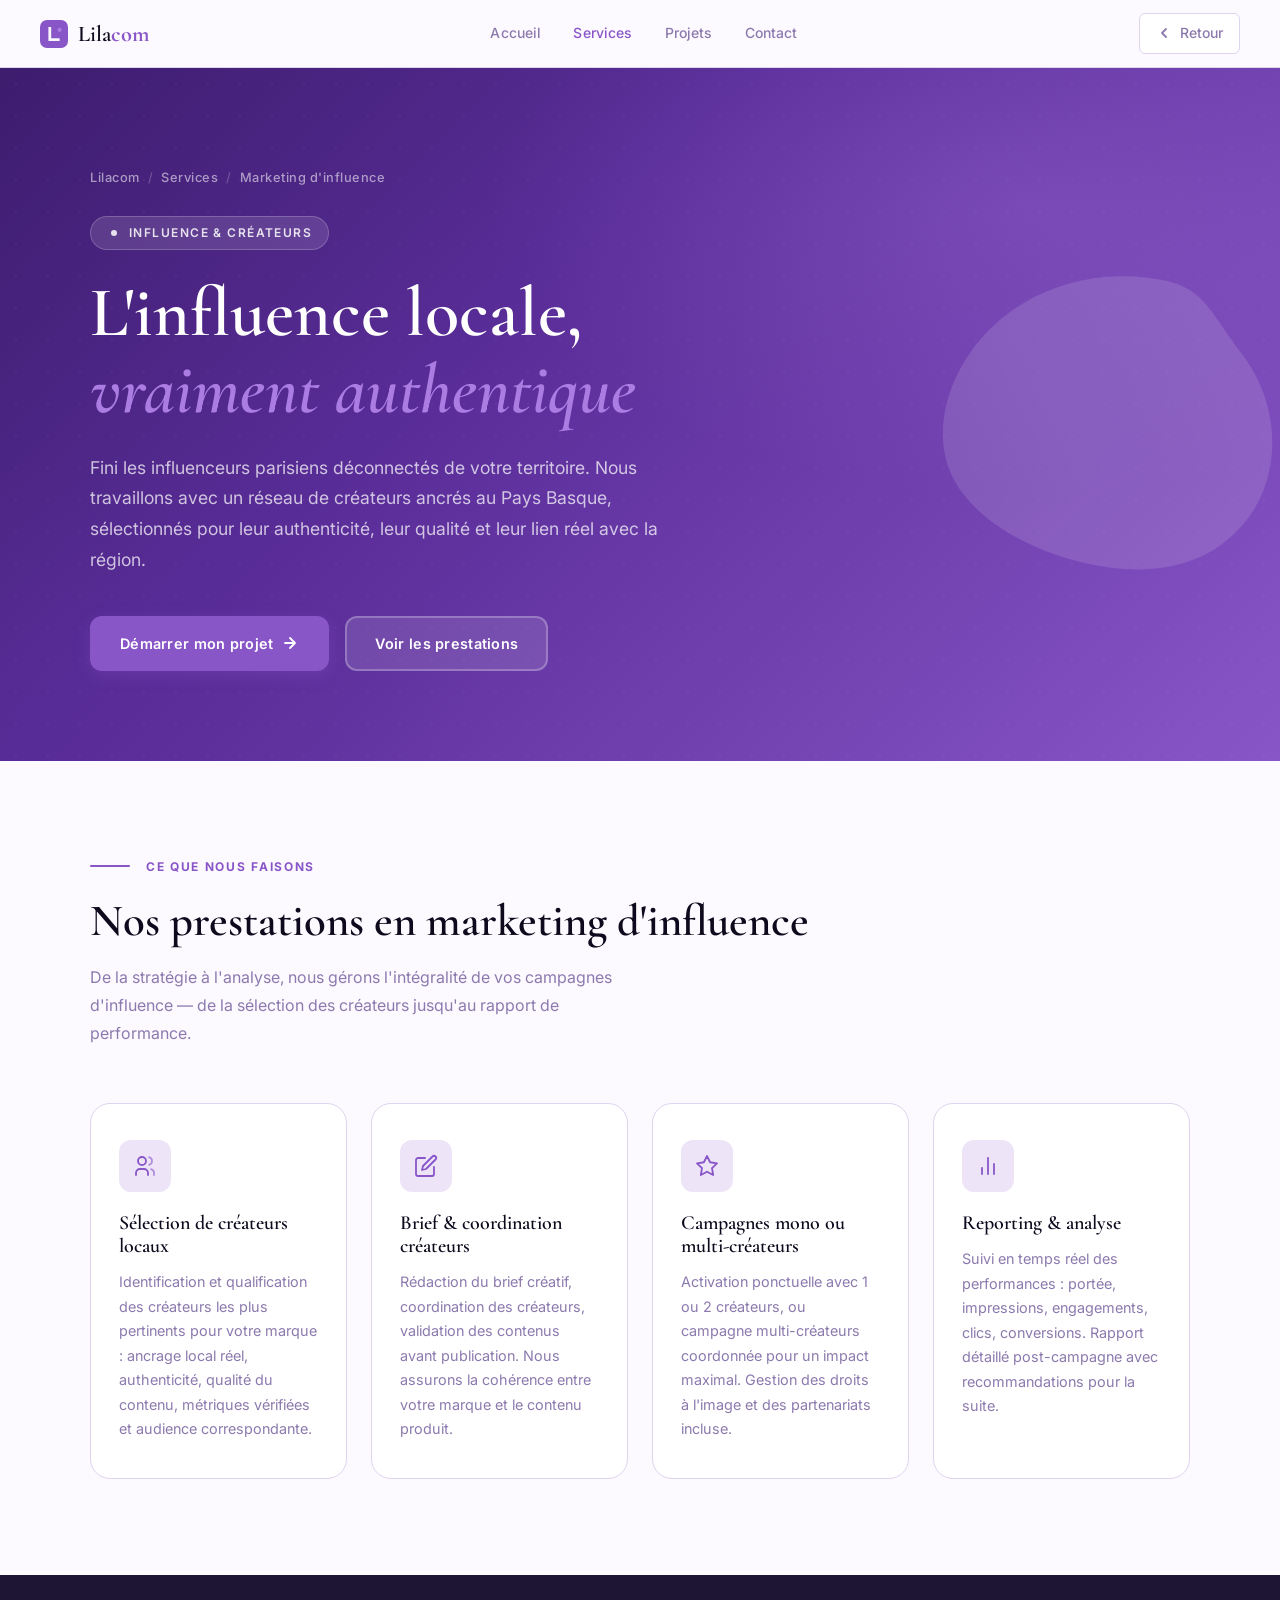
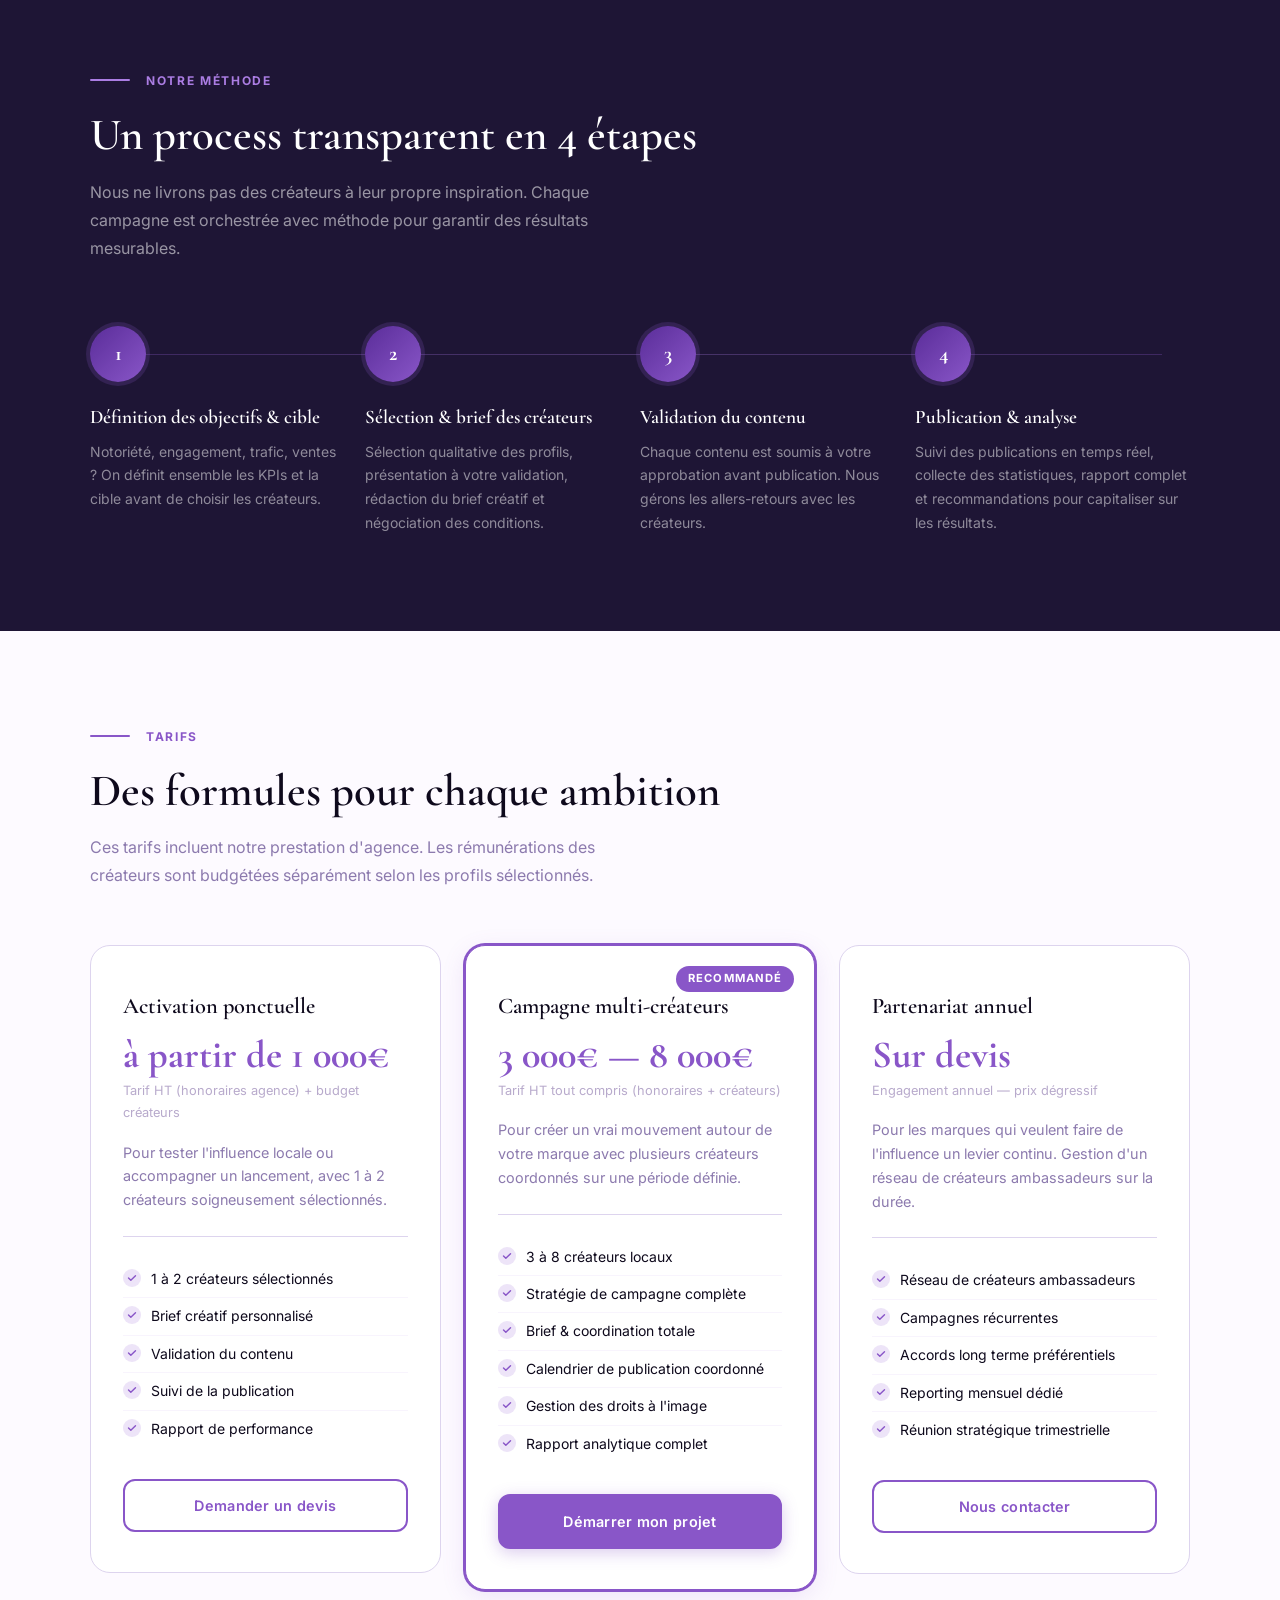
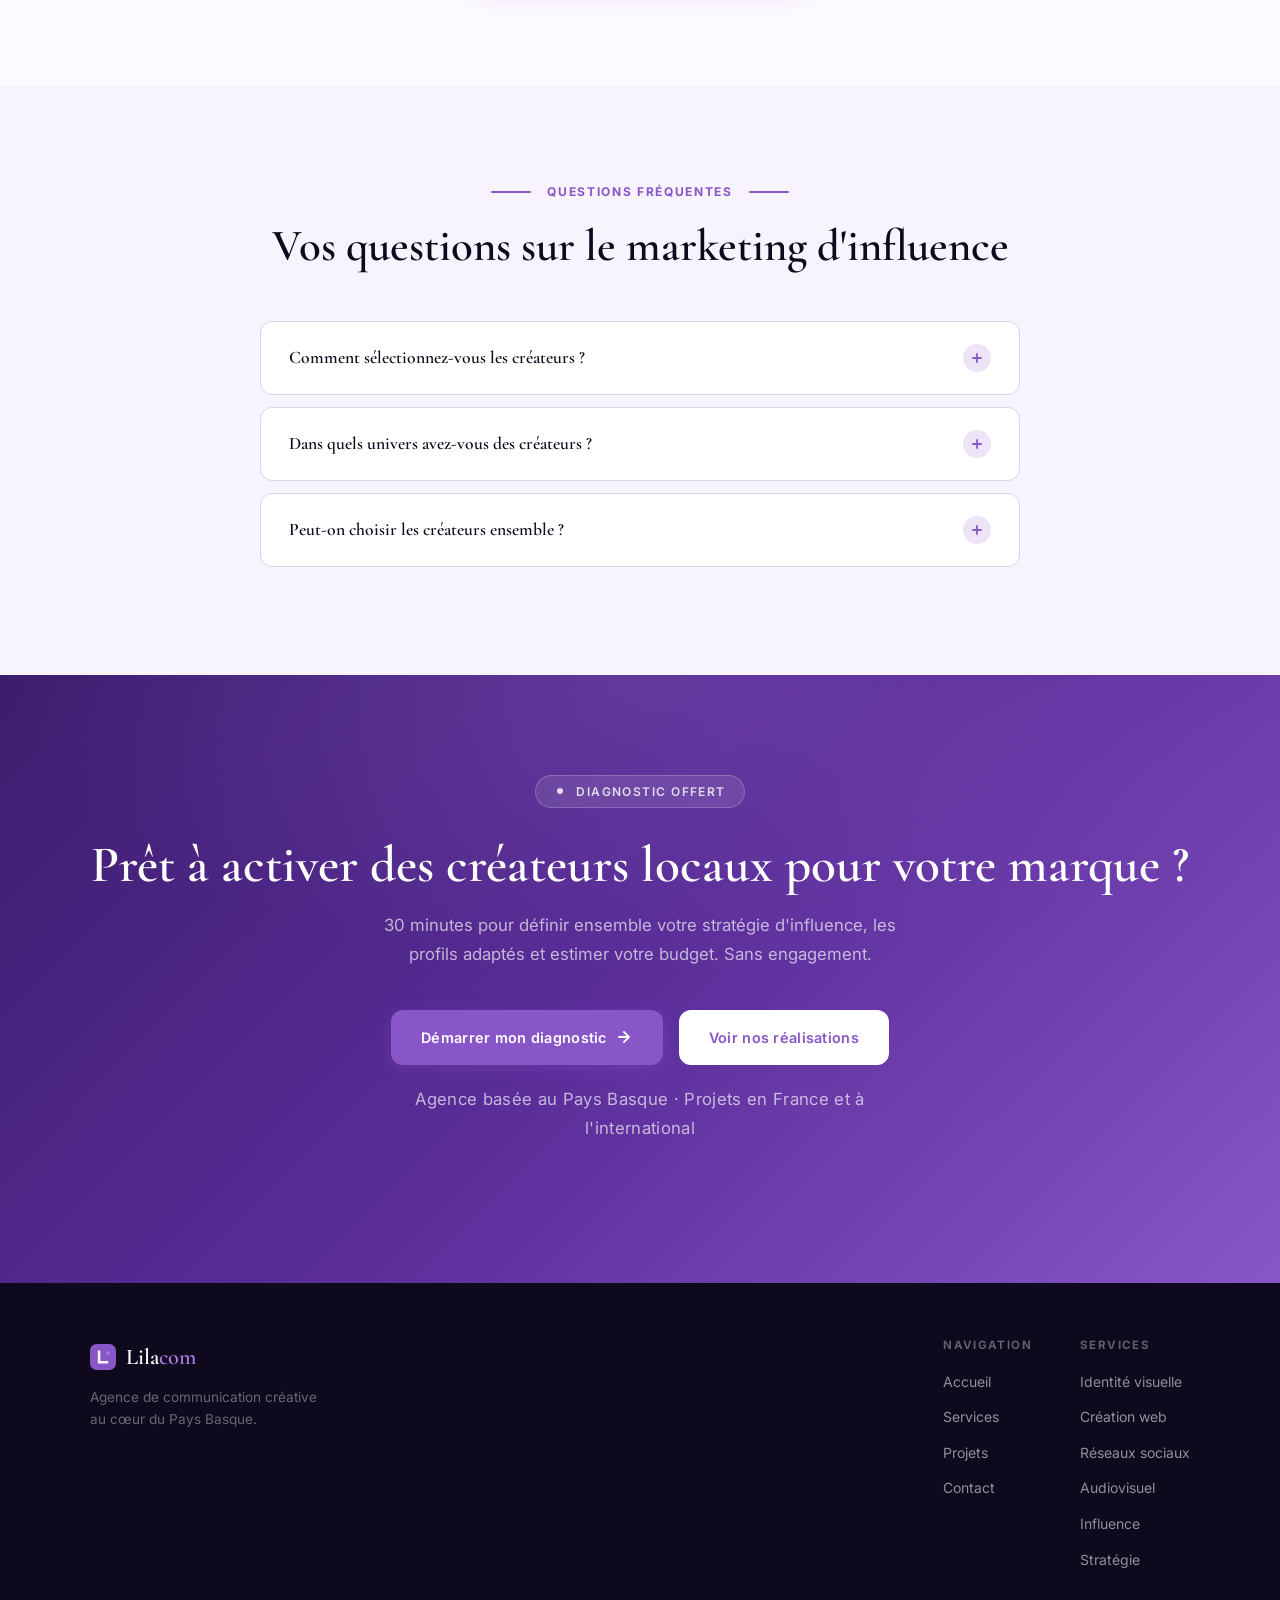
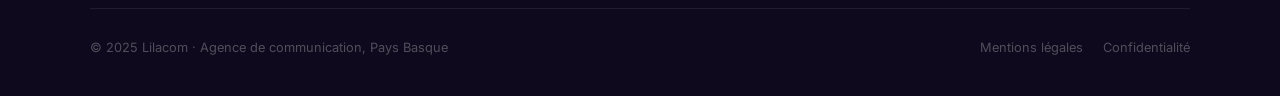
<file: service-influence.html>
<!DOCTYPE html>
<html lang="fr">
<head>
  <meta charset="UTF-8">
  <meta name="viewport" content="width=device-width, initial-scale=1.0">
  <title>Marketing d'influence — Lilacom | Influence locale Pays Basque</title>
  <meta name="description" content="Marketing d'influence au Pays Basque : sélection de créateurs locaux, coordination de campagnes, analyse de performance. Lilacom, votre agence d'influence locale.">
  <meta name="keywords" content="marketing influence Pays Basque, influenceurs Bayonne, créateurs contenu Biarritz, campagne influence locale, UGC Pays Basque">
  <meta property="og:title" content="Marketing d'influence — Lilacom | Influence locale Pays Basque">
  <meta property="og:description" content="Sélection de créateurs locaux, coordination de campagnes et analyse de performance au Pays Basque.">
  <meta property="og:type" content="website">
  <meta name="robots" content="index, follow">
  <link rel="canonical" href="https://lilacom.fr/service-influence">
  <link rel="icon" type="image/svg+xml" href="data:image/svg+xml,%3Csvg viewBox='0 0 40 40' xmlns='http://www.w3.org/2000/svg'%3E%3Crect width='40' height='40' rx='10' fill='%238956C8'/%3E%3Cpath d='M12 10 L12 30 L28 30 L28 26 L16 26 L16 10 Z' fill='white' opacity='0.95'/%3E%3Ccircle cx='28' cy='14' r='3' fill='%23AB7DE3'/%3E%3C/svg%3E">
  <link rel="stylesheet" href="shared.css">
</head>
<body>

  <!-- Navigation -->
  <nav class="top-nav">
    <a href="index.html" class="nav-logo">
      <svg viewBox="0 0 40 40" xmlns="http://www.w3.org/2000/svg" width="28" height="28" style="margin-right:10px">
        <rect width="40" height="40" rx="10" fill="#8956C8"/>
        <path d="M12 10 L12 30 L28 30 L28 26 L16 26 L16 10 Z" fill="white" opacity="0.95"/>
        <circle cx="28" cy="14" r="3" fill="#AB7DE3"/>
      </svg>
      Lila<span>com</span>
    </a>
    <div class="nav-links" id="navLinks">
      <a href="index.html">Accueil</a>
      <a href="index.html#services" class="active">Services</a>
      <a href="index.html#projets">Projets</a>
      <a href="projet.html">Contact</a>
    </div>
    <a href="index.html" class="back-link">
      <svg width="16" height="16" viewBox="0 0 16 16" fill="none">
        <path d="M10 12L6 8l4-4" stroke="currentColor" stroke-width="1.8" stroke-linecap="round" stroke-linejoin="round"/>
      </svg>
      Retour
    </a>
    <button class="nav-toggle" id="navToggle" aria-label="Menu">
      <span></span><span></span><span></span>
    </button>
  </nav>

  <!-- Hero -->
  <section class="service-hero">
    <div class="service-hero-bg"></div>
    <svg class="hero-blob" viewBox="0 0 400 400" fill="none" xmlns="http://www.w3.org/2000/svg">
      <path d="M310,155 C340,195 340,250 310,285 C280,320 235,325 190,315 C145,305 100,280 85,245 C70,210 85,165 115,135 C145,105 190,90 235,95 C280,100 280,115 310,155Z" fill="white"/>
    </svg>
    <div class="container">
      <nav class="service-hero-breadcrumb">
        <a href="index.html">Lilacom</a>
        <span>/</span>
        <a href="index.html#services">Services</a>
        <span>/</span>
        Marketing d'influence
      </nav>
      <div class="service-hero-tag reveal">
        <svg width="14" height="14" viewBox="0 0 14 14" fill="none"><circle cx="7" cy="7" r="3" fill="currentColor"/></svg>
        Influence & Créateurs
      </div>
      <h1 class="service-hero-title reveal delay-1">
        L'influence locale,<br><em>vraiment authentique</em>
      </h1>
      <p class="service-hero-desc reveal delay-2">
        Fini les influenceurs parisiens déconnectés de votre territoire. Nous travaillons avec un réseau de créateurs ancrés au Pays Basque, sélectionnés pour leur authenticité, leur qualité et leur lien réel avec la région.
      </p>
      <div class="service-hero-cta reveal delay-3">
        <a href="projet.html" class="btn-primary">
          Démarrer mon projet
          <svg width="18" height="18" viewBox="0 0 18 18" fill="none"><path d="M4 9h10M9 4l5 5-5 5" stroke="currentColor" stroke-width="1.8" stroke-linecap="round" stroke-linejoin="round"/></svg>
        </a>
        <a href="#prestations" class="btn-secondary" style="background:rgba(255,255,255,0.12);border-color:rgba(255,255,255,0.25);color:white;">
          Voir les prestations
        </a>
      </div>
    </div>
  </section>

  <!-- Features -->
  <section class="section features-section" id="prestations">
    <div class="container">
      <div class="section-label reveal">
        <div class="section-label-line"></div>
        <span class="section-label-text">Ce que nous faisons</span>
      </div>
      <h2 class="reveal delay-1">Nos prestations en marketing d'influence</h2>
      <p style="max-width:560px;margin-top:16px;" class="reveal delay-2">De la stratégie à l'analyse, nous gérons l'intégralité de vos campagnes d'influence — de la sélection des créateurs jusqu'au rapport de performance.</p>

      <div class="features-grid">
        <div class="feature-card reveal delay-1">
          <div class="feature-icon">
            <svg width="24" height="24" viewBox="0 0 24 24" fill="none">
              <circle cx="9" cy="7" r="4" stroke="currentColor" stroke-width="1.8" fill="none"/>
              <path d="M3 21v-2a4 4 0 014-4h4a4 4 0 014 4v2" stroke="currentColor" stroke-width="1.8" stroke-linecap="round" fill="none"/>
              <path d="M16 3.13a4 4 0 010 7.75M21 21v-2a4 4 0 00-3-3.87" stroke="currentColor" stroke-width="1.8" stroke-linecap="round" opacity="0.6"/>
            </svg>
          </div>
          <h3 class="feature-title">Sélection de créateurs locaux</h3>
          <p class="feature-text">Identification et qualification des créateurs les plus pertinents pour votre marque : ancrage local réel, authenticité, qualité du contenu, métriques vérifiées et audience correspondante.</p>
        </div>

        <div class="feature-card reveal delay-2">
          <div class="feature-icon">
            <svg width="24" height="24" viewBox="0 0 24 24" fill="none">
              <path d="M11 4H4a2 2 0 00-2 2v14a2 2 0 002 2h14a2 2 0 002-2v-7" stroke="currentColor" stroke-width="1.8" stroke-linecap="round" stroke-linejoin="round" fill="none"/>
              <path d="M18.5 2.5a2.121 2.121 0 013 3L12 15l-4 1 1-4 9.5-9.5z" stroke="currentColor" stroke-width="1.8" stroke-linecap="round" stroke-linejoin="round" fill="none"/>
            </svg>
          </div>
          <h3 class="feature-title">Brief & coordination créateurs</h3>
          <p class="feature-text">Rédaction du brief créatif, coordination des créateurs, validation des contenus avant publication. Nous assurons la cohérence entre votre marque et le contenu produit.</p>
        </div>

        <div class="feature-card reveal delay-3">
          <div class="feature-icon">
            <svg width="24" height="24" viewBox="0 0 24 24" fill="none">
              <path d="M12 2l3.09 6.26L22 9.27l-5 4.87L18.18 21 12 17.77 5.82 21 7 14.14 2 9.27l6.91-1.01L12 2z" stroke="currentColor" stroke-width="1.8" fill="none" stroke-linejoin="round"/>
            </svg>
          </div>
          <h3 class="feature-title">Campagnes mono ou multi-créateurs</h3>
          <p class="feature-text">Activation ponctuelle avec 1 ou 2 créateurs, ou campagne multi-créateurs coordonnée pour un impact maximal. Gestion des droits à l'image et des partenariats incluse.</p>
        </div>

        <div class="feature-card reveal delay-4">
          <div class="feature-icon">
            <svg width="24" height="24" viewBox="0 0 24 24" fill="none">
              <line x1="18" y1="20" x2="18" y2="10" stroke="currentColor" stroke-width="1.8" stroke-linecap="round"/>
              <line x1="12" y1="20" x2="12" y2="4" stroke="currentColor" stroke-width="1.8" stroke-linecap="round"/>
              <line x1="6" y1="20" x2="6" y2="14" stroke="currentColor" stroke-width="1.8" stroke-linecap="round"/>
            </svg>
          </div>
          <h3 class="feature-title">Reporting & analyse</h3>
          <p class="feature-text">Suivi en temps réel des performances : portée, impressions, engagements, clics, conversions. Rapport détaillé post-campagne avec recommandations pour la suite.</p>
        </div>
      </div>
    </div>
  </section>

  <!-- Process -->
  <section class="process-section" id="methode">
    <div class="container">
      <div class="section-label reveal">
        <div class="section-label-line"></div>
        <span class="section-label-text">Notre méthode</span>
      </div>
      <h2 class="reveal delay-1">Un process transparent en 4 étapes</h2>
      <p class="section-intro reveal delay-2">Nous ne livrons pas des créateurs à leur propre inspiration. Chaque campagne est orchestrée avec méthode pour garantir des résultats mesurables.</p>

      <div class="process-steps" style="grid-template-columns: repeat(auto-fit, minmax(190px, 1fr));">
        <div class="process-step reveal delay-1">
          <div class="process-step-num">1</div>
          <div>
            <h3 class="process-step-title">Définition des objectifs & cible</h3>
            <p class="process-step-text">Notoriété, engagement, trafic, ventes ? On définit ensemble les KPIs et la cible avant de choisir les créateurs.</p>
          </div>
        </div>

        <div class="process-step reveal delay-2">
          <div class="process-step-num">2</div>
          <div>
            <h3 class="process-step-title">Sélection & brief des créateurs</h3>
            <p class="process-step-text">Sélection qualitative des profils, présentation à votre validation, rédaction du brief créatif et négociation des conditions.</p>
          </div>
        </div>

        <div class="process-step reveal delay-3">
          <div class="process-step-num">3</div>
          <div>
            <h3 class="process-step-title">Validation du contenu</h3>
            <p class="process-step-text">Chaque contenu est soumis à votre approbation avant publication. Nous gérons les allers-retours avec les créateurs.</p>
          </div>
        </div>

        <div class="process-step reveal delay-4">
          <div class="process-step-num">4</div>
          <div>
            <h3 class="process-step-title">Publication & analyse</h3>
            <p class="process-step-text">Suivi des publications en temps réel, collecte des statistiques, rapport complet et recommandations pour capitaliser sur les résultats.</p>
          </div>
        </div>
      </div>
    </div>
  </section>

  <!-- Pricing -->
  <section class="section pricing-section" id="tarifs">
    <div class="container">
      <div class="section-label reveal">
        <div class="section-label-line"></div>
        <span class="section-label-text">Tarifs</span>
      </div>
      <h2 class="reveal delay-1">Des formules pour chaque ambition</h2>
      <p style="max-width:520px;margin-top:16px;" class="reveal delay-2">Ces tarifs incluent notre prestation d'agence. Les rémunérations des créateurs sont budgétées séparément selon les profils sélectionnés.</p>

      <div class="pricing-grid">
        <div class="pricing-card reveal delay-1">
          <p class="pricing-name">Activation ponctuelle</p>
          <p class="pricing-price">à partir de 1 000€</p>
          <p class="pricing-price-note">Tarif HT (honoraires agence) + budget créateurs</p>
          <p class="pricing-desc">Pour tester l'influence locale ou accompagner un lancement, avec 1 à 2 créateurs soigneusement sélectionnés.</p>
          <ul class="pricing-features">
            <li>1 à 2 créateurs sélectionnés</li>
            <li>Brief créatif personnalisé</li>
            <li>Validation du contenu</li>
            <li>Suivi de la publication</li>
            <li>Rapport de performance</li>
          </ul>
          <a href="projet.html" class="btn-outline-purple" style="width:100%;justify-content:center;">Demander un devis</a>
        </div>

        <div class="pricing-card pricing-popular reveal delay-2">
          <span class="pricing-badge">Recommandé</span>
          <p class="pricing-name">Campagne multi-créateurs</p>
          <p class="pricing-price">3 000€ — 8 000€</p>
          <p class="pricing-price-note">Tarif HT tout compris (honoraires + créateurs)</p>
          <p class="pricing-desc">Pour créer un vrai mouvement autour de votre marque avec plusieurs créateurs coordonnés sur une période définie.</p>
          <ul class="pricing-features">
            <li>3 à 8 créateurs locaux</li>
            <li>Stratégie de campagne complète</li>
            <li>Brief & coordination totale</li>
            <li>Calendrier de publication coordonné</li>
            <li>Gestion des droits à l'image</li>
            <li>Rapport analytique complet</li>
          </ul>
          <a href="projet.html" class="btn-primary" style="width:100%;justify-content:center;">Démarrer mon projet</a>
        </div>

        <div class="pricing-card reveal delay-3">
          <p class="pricing-name">Partenariat annuel</p>
          <p class="pricing-price">Sur devis</p>
          <p class="pricing-price-note">Engagement annuel — prix dégressif</p>
          <p class="pricing-desc">Pour les marques qui veulent faire de l'influence un levier continu. Gestion d'un réseau de créateurs ambassadeurs sur la durée.</p>
          <ul class="pricing-features">
            <li>Réseau de créateurs ambassadeurs</li>
            <li>Campagnes récurrentes</li>
            <li>Accords long terme préférentiels</li>
            <li>Reporting mensuel dédié</li>
            <li>Réunion stratégique trimestrielle</li>
          </ul>
          <a href="projet.html" class="btn-outline-purple" style="width:100%;justify-content:center;">Nous contacter</a>
        </div>
      </div>
    </div>
  </section>

  <!-- FAQ -->
  <section class="section faq-section" id="faq">
    <div class="container">
      <div class="section-label reveal" style="justify-content:center;">
        <div class="section-label-line"></div>
        <span class="section-label-text">Questions fréquentes</span>
        <div class="section-label-line"></div>
      </div>
      <h2 style="text-align:center;" class="reveal delay-1">Vos questions sur le marketing d'influence</h2>

      <div class="faq-list" style="margin-top:48px;">
        <div class="faq-item reveal delay-1">
          <button class="faq-question">
            Comment sélectionnez-vous les créateurs ?
            <span class="faq-icon">
              <svg width="14" height="14" viewBox="0 0 14 14" fill="none"><path d="M7 3v8M3 7h8" stroke="currentColor" stroke-width="1.8" stroke-linecap="round"/></svg>
            </span>
          </button>
          <div class="faq-answer">
            <p class="faq-answer-inner">Notre processus de sélection repose sur 4 critères non négociables : l'authenticité (pas de compte gonflé artificiellement), l'ancrage local réel au Pays Basque (ils vivent ici, ils en parlent naturellement), la qualité du contenu produit (esthétique, storytelling, régularité), et des métriques vérifiées (taux d'engagement, audience qualifiée). Nous refusons systématiquement les profils dont l'audience ne correspond pas à votre cible.</p>
          </div>
        </div>

        <div class="faq-item reveal delay-2">
          <button class="faq-question">
            Dans quels univers avez-vous des créateurs ?
            <span class="faq-icon">
              <svg width="14" height="14" viewBox="0 0 14 14" fill="none"><path d="M7 3v8M3 7h8" stroke="currentColor" stroke-width="1.8" stroke-linecap="round"/></svg>
            </span>
          </button>
          <div class="faq-answer">
            <p class="faq-answer-inner">Notre réseau couvre les univers les plus représentés au Pays Basque : gastronomie et restaurants, surf et sports de glisse, lifestyle et mode, nature et randonnée, famille et parentalité, voyage côtier et tourisme. Nous avons également des créateurs spécialisés en architecture, artisanat local et bien-être. Si votre niche est différente, dites-le-nous — notre réseau s'agrandit régulièrement.</p>
          </div>
        </div>

        <div class="faq-item reveal delay-3">
          <button class="faq-question">
            Peut-on choisir les créateurs ensemble ?
            <span class="faq-icon">
              <svg width="14" height="14" viewBox="0 0 14 14" fill="none"><path d="M7 3v8M3 7h8" stroke="currentColor" stroke-width="1.8" stroke-linecap="round"/></svg>
            </span>
          </button>
          <div class="faq-answer">
            <p class="faq-answer-inner">Oui, absolument. Nous vous présentons toujours une sélection de créateurs qualifiés — avec leur profil complet, leurs statistiques et des exemples de contenus — et vous validez avant qu'on contacte quiconque. Nous ne lançons aucune campagne sans votre accord sur les profils choisis. C'est votre marque, c'est votre décision.</p>
          </div>
        </div>
      </div>
    </div>
  </section>

  <!-- CTA -->
  <section class="page-cta">
    <div class="container">
      <div class="page-cta-label reveal">
        <svg width="12" height="12" viewBox="0 0 12 12" fill="none"><circle cx="6" cy="6" r="3" fill="currentColor"/></svg>
        Diagnostic offert
      </div>
      <h2 class="reveal delay-1">Prêt à activer des créateurs locaux pour votre marque ?</h2>
      <p class="reveal delay-2">30 minutes pour définir ensemble votre stratégie d'influence, les profils adaptés et estimer votre budget. Sans engagement.</p>
      <div class="page-cta-actions reveal delay-3">
        <a href="projet.html" class="btn-primary">
          Démarrer mon diagnostic
          <svg width="18" height="18" viewBox="0 0 18 18" fill="none"><path d="M4 9h10M9 4l5 5-5 5" stroke="currentColor" stroke-width="1.8" stroke-linecap="round" stroke-linejoin="round"/></svg>
        </a>
        <a href="index.html#projets" class="btn-secondary">Voir nos réalisations</a>
      </div>
      <p class="page-cta-note reveal delay-4">Agence basée au Pays Basque · Projets en France et à l'international</p>
    </div>
  </section>

  <!-- Footer -->
  <footer class="site-footer">
    <div class="container">
      <div class="footer-inner">
        <div class="footer-brand">
          <a href="index.html" class="footer-logo">
            <svg viewBox="0 0 40 40" xmlns="http://www.w3.org/2000/svg" width="26" height="26" style="margin-right:10px">
              <rect width="40" height="40" rx="10" fill="#8956C8"/>
              <path d="M12 10 L12 30 L28 30 L28 26 L16 26 L16 10 Z" fill="white" opacity="0.95"/>
              <circle cx="28" cy="14" r="3" fill="#AB7DE3"/>
            </svg>
            Lila<span>com</span>
          </a>
          <p class="footer-tagline">Agence de communication créative au cœur du Pays Basque.</p>
        </div>
        <nav class="footer-nav">
          <div class="footer-nav-col">
            <h4>Navigation</h4>
            <ul>
              <li><a href="index.html">Accueil</a></li>
              <li><a href="index.html#services">Services</a></li>
              <li><a href="index.html#projets">Projets</a></li>
              <li><a href="projet.html">Contact</a></li>
            </ul>
          </div>
          <div class="footer-nav-col">
            <h4>Services</h4>
            <ul>
              <li><a href="service-identite.html">Identité visuelle</a></li>
              <li><a href="service-web.html">Création web</a></li>
              <li><a href="service-reseaux.html">Réseaux sociaux</a></li>
              <li><a href="service-audiovisuel.html">Audiovisuel</a></li>
              <li><a href="service-influence.html">Influence</a></li>
              <li><a href="service-strategie.html">Stratégie</a></li>
            </ul>
          </div>
        </nav>
      </div>
      <div class="footer-bottom">
        <p class="footer-copy">© 2025 Lilacom · Agence de communication, Pays Basque</p>
        <div class="footer-legal">
          <a href="#">Mentions légales</a>
          <a href="#">Confidentialité</a>
        </div>
      </div>
    </div>
  </footer>

  <script>
    const navToggle = document.getElementById('navToggle');
    const navLinks = document.getElementById('navLinks');
    navToggle.addEventListener('click', () => {
      navLinks.classList.toggle('open');
    });

    const revealEls = document.querySelectorAll('.reveal, .reveal-left, .reveal-right');
    const observer = new IntersectionObserver((entries) => {
      entries.forEach(entry => {
        if (entry.isIntersecting) {
          entry.target.classList.add('visible');
          observer.unobserve(entry.target);
        }
      });
    }, { threshold: 0.12, rootMargin: '0px 0px -40px 0px' });
    revealEls.forEach(el => observer.observe(el));

    document.querySelectorAll('.faq-question').forEach(btn => {
      btn.addEventListener('click', () => {
        const item = btn.closest('.faq-item');
        const isOpen = item.classList.contains('open');
        document.querySelectorAll('.faq-item.open').forEach(i => i.classList.remove('open'));
        if (!isOpen) item.classList.add('open');
      });
    });
  </script>
</body>
</html>
</file>
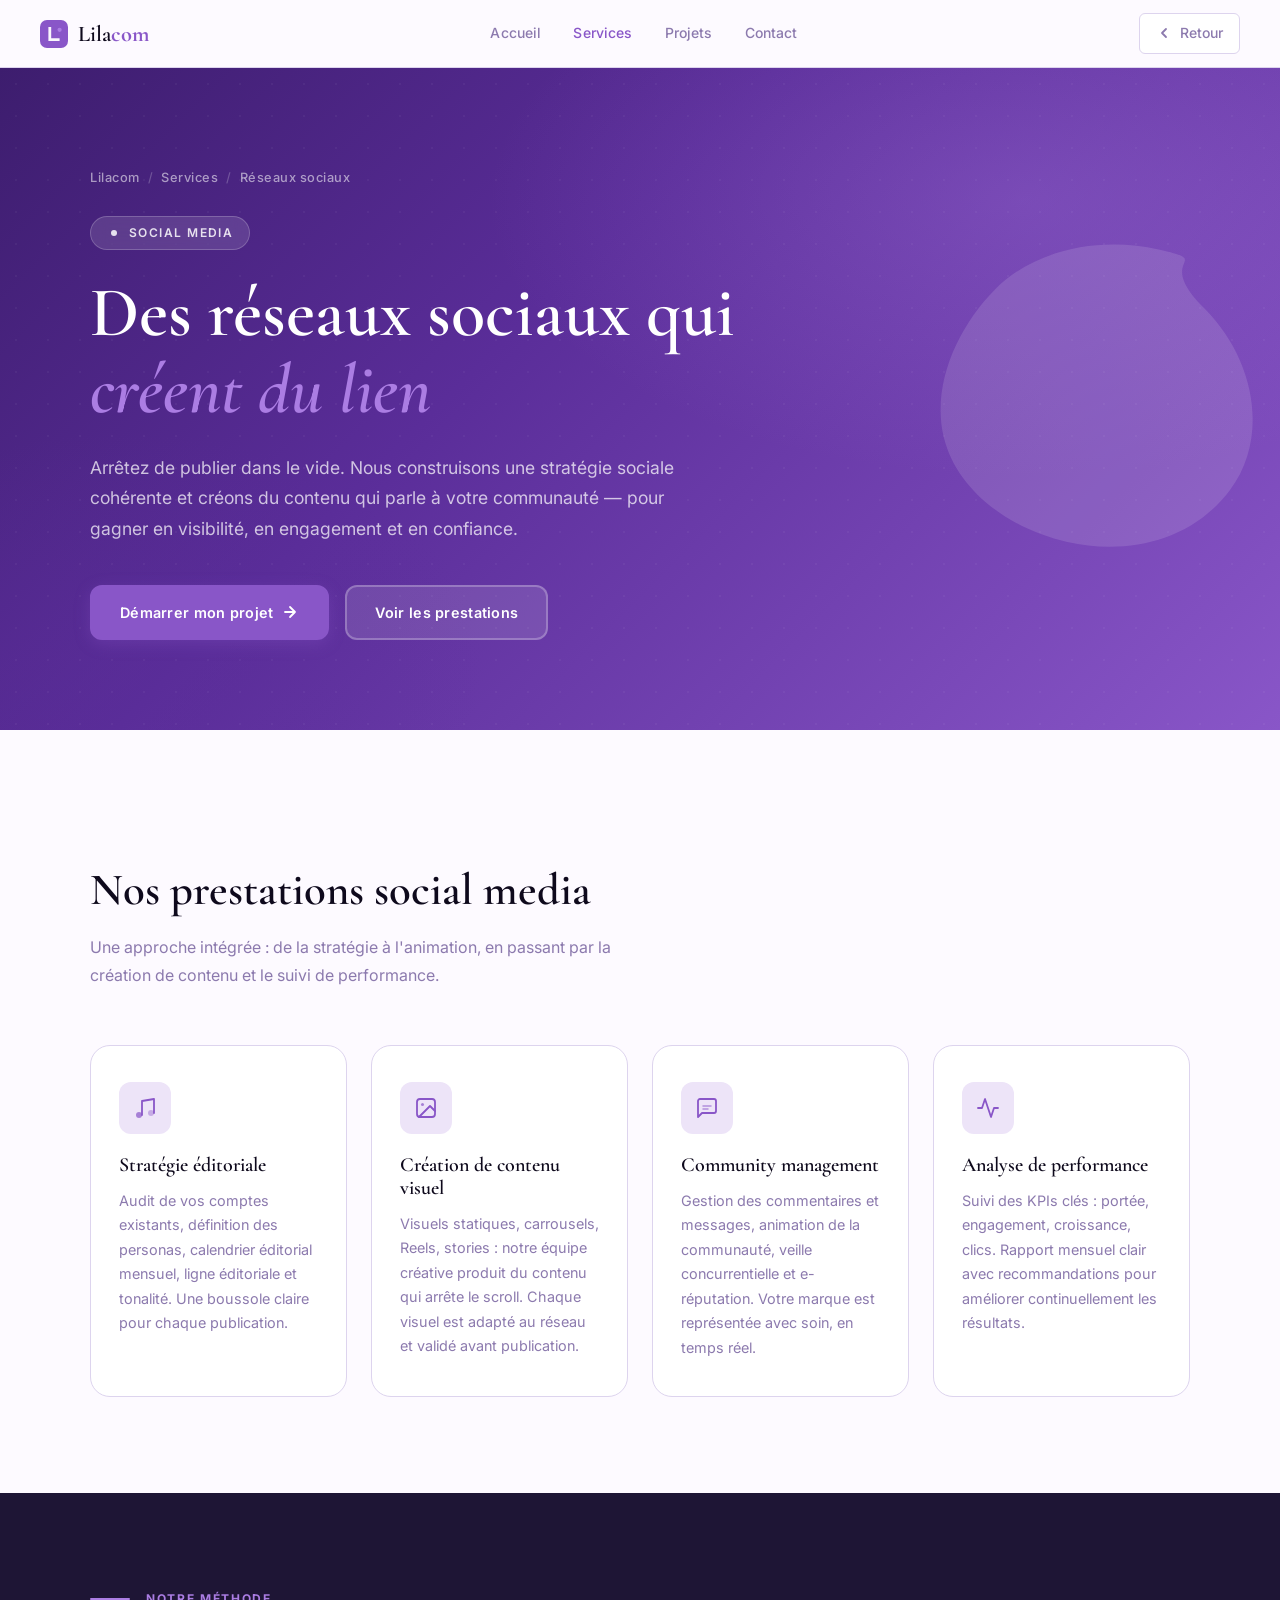
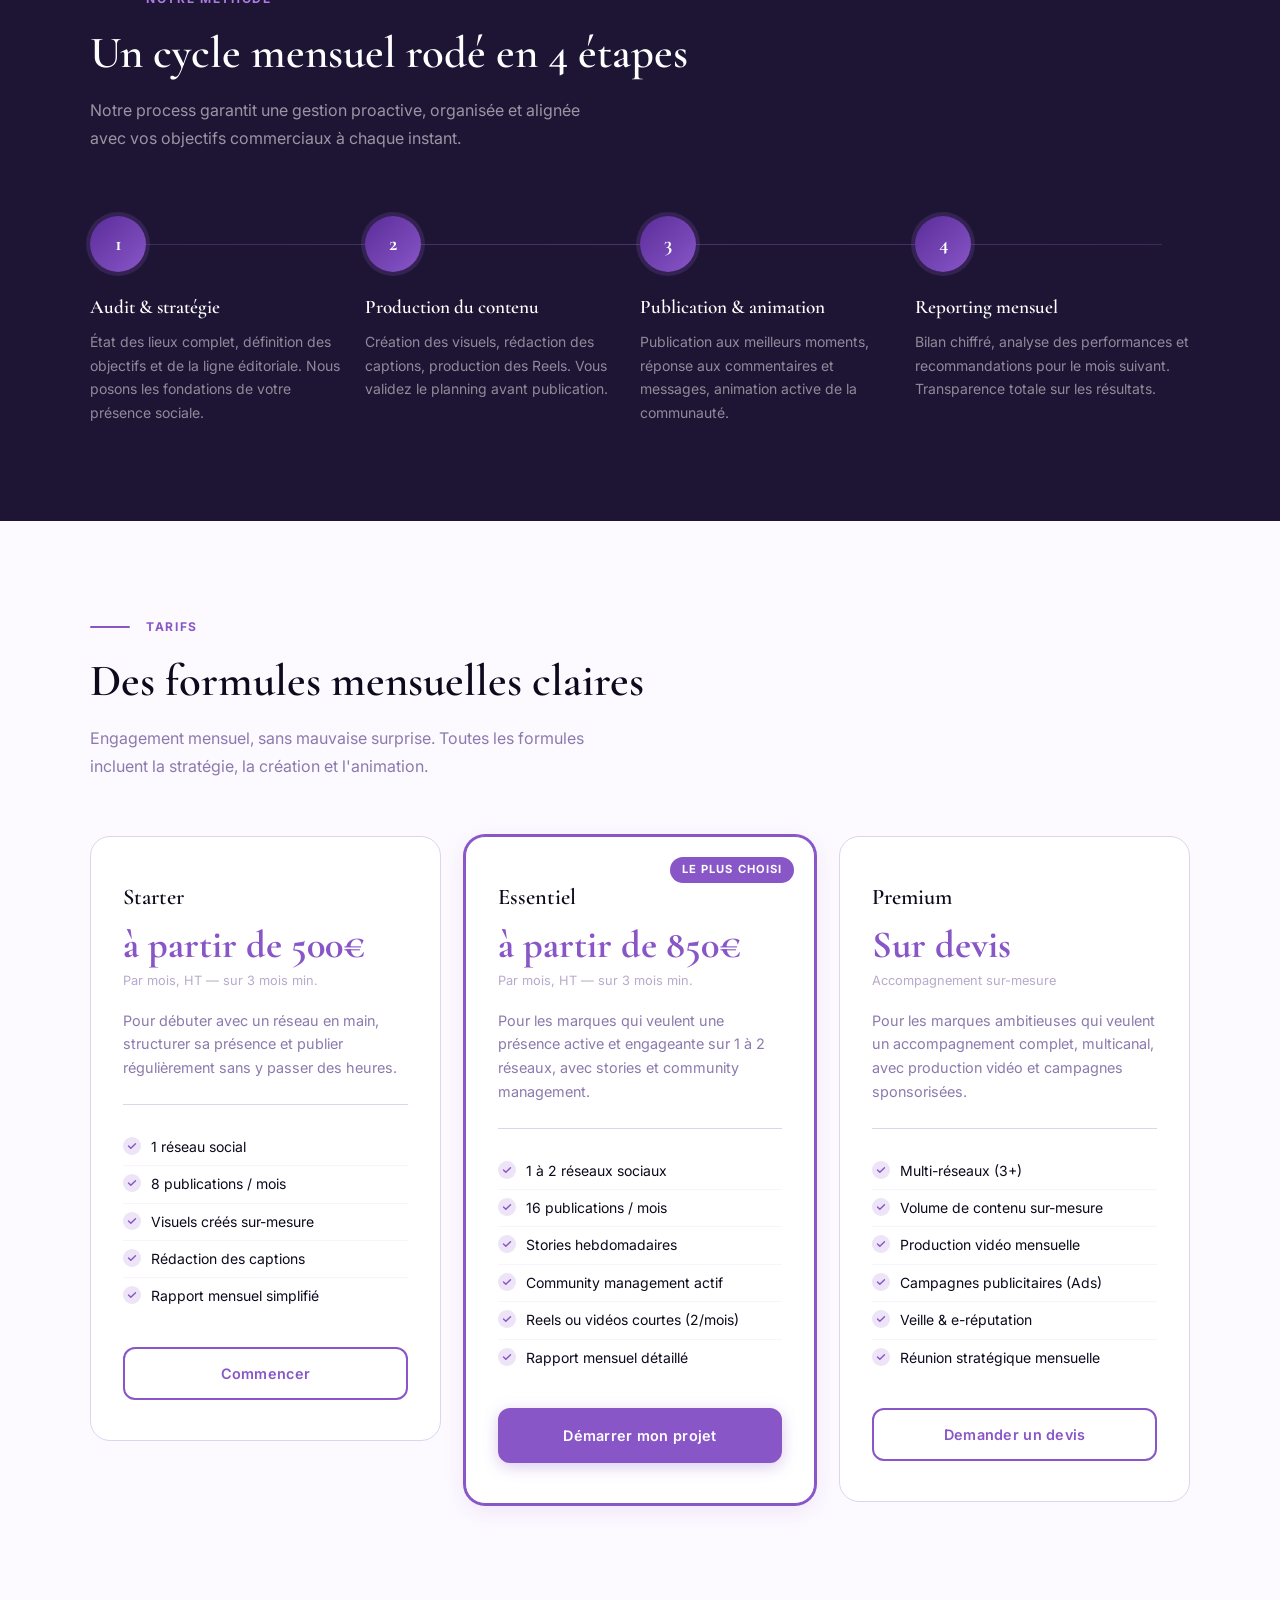
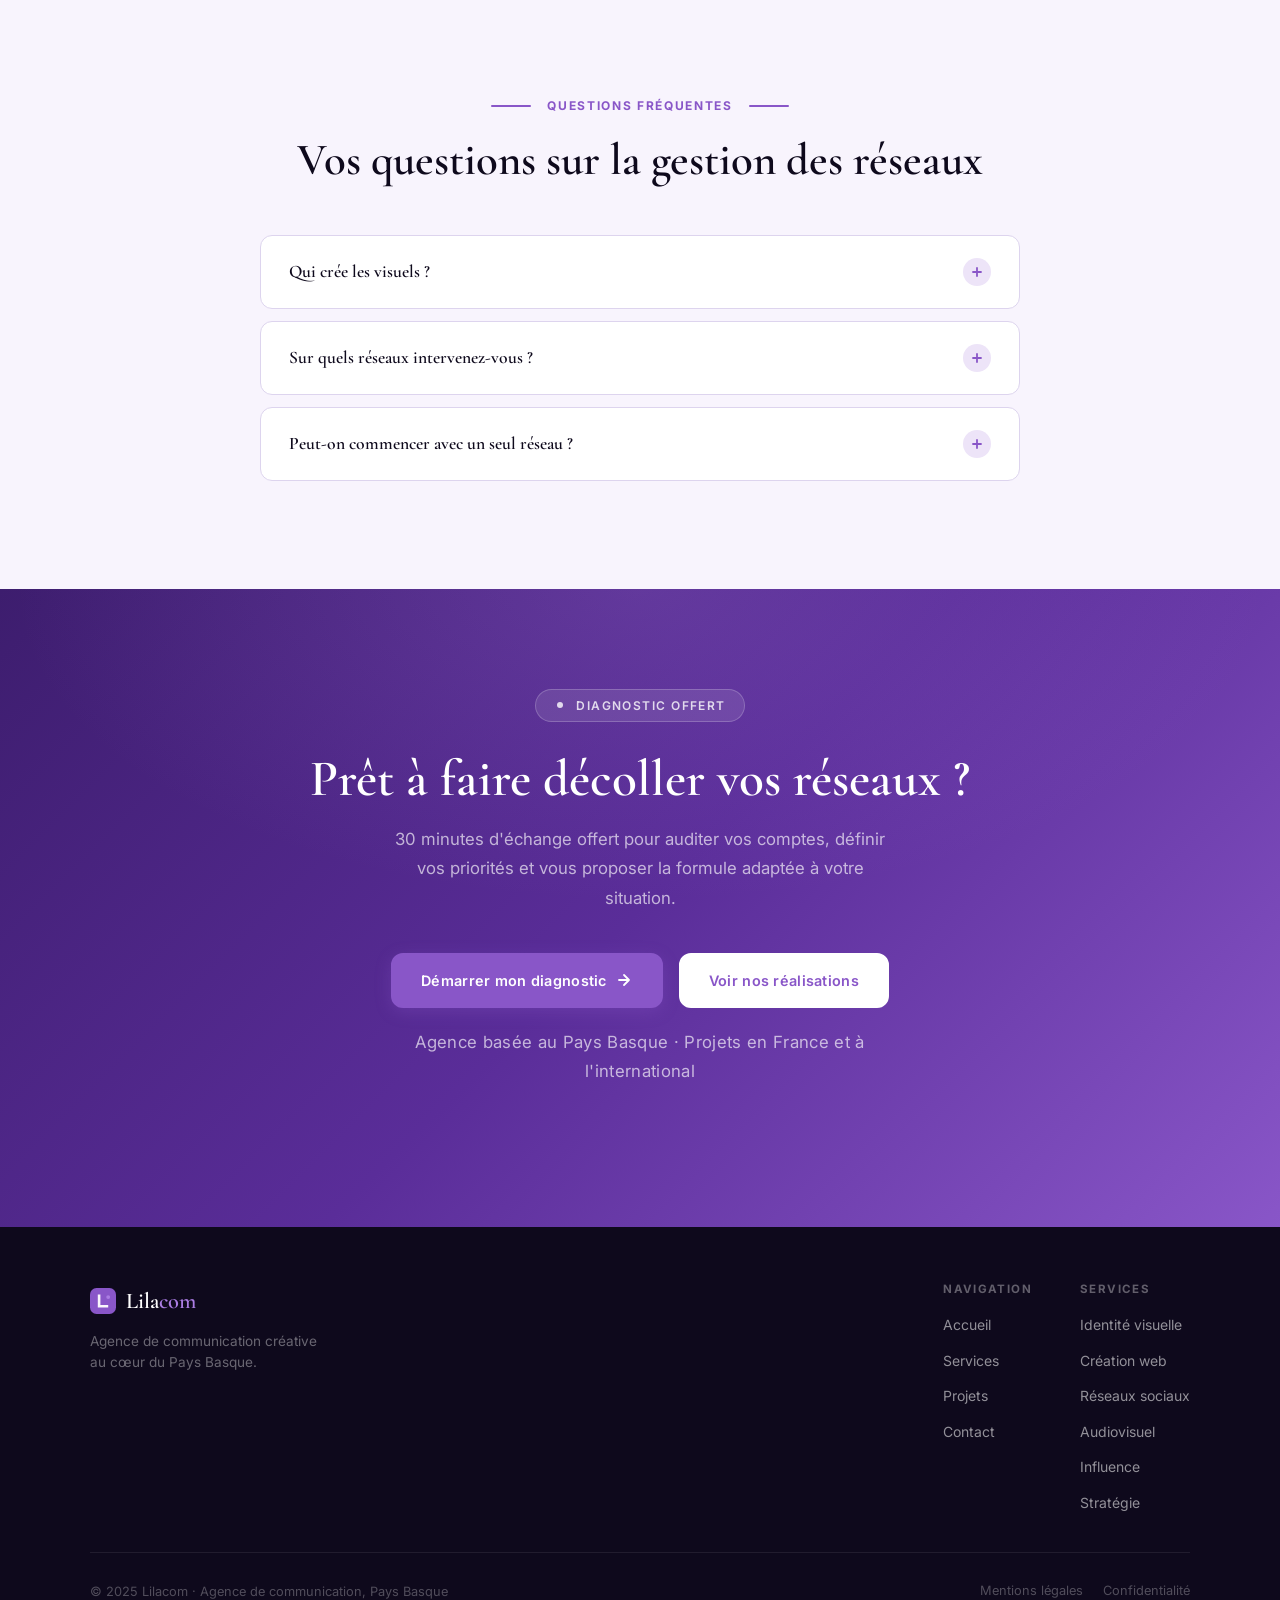
<file: service-reseaux.html>
<!DOCTYPE html>
<html lang="fr">
<head>
  <meta charset="UTF-8">
  <meta name="viewport" content="width=device-width, initial-scale=1.0">
  <title>Gestion réseaux sociaux — Lilacom | Social Media Pays Basque</title>
  <meta name="description" content="Gestion de réseaux sociaux au Pays Basque : stratégie éditoriale, création de contenu, community management et analyse de performance. Lilacom, votre agence social media.">
  <meta name="keywords" content="gestion réseaux sociaux Pays Basque, community management Bayonne, social media Biarritz, Instagram Pays Basque, agence social media">
  <meta property="og:title" content="Gestion réseaux sociaux — Lilacom | Social Media Pays Basque">
  <meta property="og:description" content="Stratégie éditoriale, création de contenu, community management et analyse de performance au Pays Basque.">
  <meta property="og:type" content="website">
  <meta name="robots" content="index, follow">
  <link rel="canonical" href="https://lilacom.fr/service-reseaux">
  <link rel="icon" type="image/svg+xml" href="data:image/svg+xml,%3Csvg viewBox='0 0 40 40' xmlns='http://www.w3.org/2000/svg'%3E%3Crect width='40' height='40' rx='10' fill='%238956C8'/%3E%3Cpath d='M12 10 L12 30 L28 30 L28 26 L16 26 L16 10 Z' fill='white' opacity='0.95'/%3E%3Ccircle cx='28' cy='14' r='3' fill='%23AB7DE3'/%3E%3C/svg%3E">
  <link rel="stylesheet" href="shared.css">
</head>
<body>

  <!-- Navigation -->
  <nav class="top-nav">
    <a href="index.html" class="nav-logo">
      <svg viewBox="0 0 40 40" xmlns="http://www.w3.org/2000/svg" width="28" height="28" style="margin-right:10px">
        <rect width="40" height="40" rx="10" fill="#8956C8"/>
        <path d="M12 10 L12 30 L28 30 L28 26 L16 26 L16 10 Z" fill="white" opacity="0.95"/>
        <circle cx="28" cy="14" r="3" fill="#AB7DE3"/>
      </svg>
      Lila<span>com</span>
    </a>
    <div class="nav-links" id="navLinks">
      <a href="index.html">Accueil</a>
      <a href="index.html#services" class="active">Services</a>
      <a href="index.html#projets">Projets</a>
      <a href="projet.html">Contact</a>
    </div>
    <a href="index.html" class="back-link">
      <svg width="16" height="16" viewBox="0 0 16 16" fill="none">
        <path d="M10 12L6 8l4-4" stroke="currentColor" stroke-width="1.8" stroke-linecap="round" stroke-linejoin="round"/>
      </svg>
      Retour
    </a>
    <button class="nav-toggle" id="navToggle" aria-label="Menu">
      <span></span><span></span><span></span>
    </button>
  </nav>

  <!-- Hero -->
  <section class="service-hero">
    <div class="service-hero-bg"></div>
    <svg class="hero-blob" viewBox="0 0 400 400" fill="none" xmlns="http://www.w3.org/2000/svg">
      <path d="M280,130 C320,170 330,230 300,270 C270,310 220,320 175,310 C130,300 90,270 80,230 C70,190 90,145 120,115 C150,85 200,75 245,85 C290,95 240,90 280,130Z" fill="white"/>
    </svg>
    <div class="container">
      <nav class="service-hero-breadcrumb">
        <a href="index.html">Lilacom</a>
        <span>/</span>
        <a href="index.html#services">Services</a>
        <span>/</span>
        Réseaux sociaux
      </nav>
      <div class="service-hero-tag reveal">
        <svg width="14" height="14" viewBox="0 0 14 14" fill="none"><circle cx="7" cy="7" r="3" fill="currentColor"/></svg>
        Social Media
      </div>
      <h1 class="service-hero-title reveal delay-1">
        Des réseaux sociaux qui<br><em>créent du lien</em>
      </h1>
      <p class="service-hero-desc reveal delay-2">
        Arrêtez de publier dans le vide. Nous construisons une stratégie sociale cohérente et créons du contenu qui parle à votre communauté — pour gagner en visibilité, en engagement et en confiance.
      </p>
      <div class="service-hero-cta reveal delay-3">
        <a href="projet.html" class="btn-primary">
          Démarrer mon projet
          <svg width="18" height="18" viewBox="0 0 18 18" fill="none"><path d="M4 9h10M9 4l5 5-5 5" stroke="currentColor" stroke-width="1.8" stroke-linecap="round" stroke-linejoin="round"/></svg>
        </a>
        <a href="#prestations" class="btn-secondary" style="background:rgba(255,255,255,0.12);border-color:rgba(255,255,255,0.25);color:white;">
          Voir les prestations
        </a>
      </div>
    </div>
  </section>

  <!-- Features -->
  <section class="section features-section" id="prestations">
    <div class="container">
      <div class="section-label reveal">
        <div class="section-label-line"></div>
        <span class="section-label-text">Ce que nous faisons</span>
      </div>
      <h2 class="reveal delay-1">Nos prestations social media</h2>
      <p style="max-width:560px;margin-top:16px;" class="reveal delay-2">Une approche intégrée : de la stratégie à l'animation, en passant par la création de contenu et le suivi de performance.</p>

      <div class="features-grid">
        <div class="feature-card reveal delay-1">
          <div class="feature-icon">
            <svg width="24" height="24" viewBox="0 0 24 24" fill="none">
              <path d="M9 19V5l12-2v14" stroke="currentColor" stroke-width="1.8" stroke-linecap="round" stroke-linejoin="round" fill="none"/>
              <circle cx="6" cy="19" r="3" fill="currentColor" opacity="0.7"/>
              <circle cx="18" cy="17" r="3" fill="currentColor" opacity="0.4"/>
            </svg>
          </div>
          <h3 class="feature-title">Stratégie éditoriale</h3>
          <p class="feature-text">Audit de vos comptes existants, définition des personas, calendrier éditorial mensuel, ligne éditoriale et tonalité. Une boussole claire pour chaque publication.</p>
        </div>

        <div class="feature-card reveal delay-2">
          <div class="feature-icon">
            <svg width="24" height="24" viewBox="0 0 24 24" fill="none">
              <rect x="3" y="3" width="18" height="18" rx="3" stroke="currentColor" stroke-width="1.8" fill="none"/>
              <circle cx="8.5" cy="8.5" r="1.5" fill="currentColor" opacity="0.7"/>
              <path d="M21 15l-5-5L5 21" stroke="currentColor" stroke-width="1.8" stroke-linecap="round" stroke-linejoin="round"/>
            </svg>
          </div>
          <h3 class="feature-title">Création de contenu visuel</h3>
          <p class="feature-text">Visuels statiques, carrousels, Reels, stories : notre équipe créative produit du contenu qui arrête le scroll. Chaque visuel est adapté au réseau et validé avant publication.</p>
        </div>

        <div class="feature-card reveal delay-3">
          <div class="feature-icon">
            <svg width="24" height="24" viewBox="0 0 24 24" fill="none">
              <path d="M21 15a2 2 0 01-2 2H7l-4 4V5a2 2 0 012-2h14a2 2 0 012 2z" stroke="currentColor" stroke-width="1.8" fill="none" stroke-linejoin="round"/>
              <path d="M8 10h8M8 13h5" stroke="currentColor" stroke-width="1.5" stroke-linecap="round" opacity="0.6"/>
            </svg>
          </div>
          <h3 class="feature-title">Community management</h3>
          <p class="feature-text">Gestion des commentaires et messages, animation de la communauté, veille concurrentielle et e-réputation. Votre marque est représentée avec soin, en temps réel.</p>
        </div>

        <div class="feature-card reveal delay-4">
          <div class="feature-icon">
            <svg width="24" height="24" viewBox="0 0 24 24" fill="none">
              <polyline points="22 12 18 12 15 21 9 3 6 12 2 12" stroke="currentColor" stroke-width="1.8" stroke-linecap="round" stroke-linejoin="round" fill="none"/>
            </svg>
          </div>
          <h3 class="feature-title">Analyse de performance</h3>
          <p class="feature-text">Suivi des KPIs clés : portée, engagement, croissance, clics. Rapport mensuel clair avec recommandations pour améliorer continuellement les résultats.</p>
        </div>
      </div>
    </div>
  </section>

  <!-- Process -->
  <section class="process-section" id="methode">
    <div class="container">
      <div class="section-label reveal">
        <div class="section-label-line"></div>
        <span class="section-label-text">Notre méthode</span>
      </div>
      <h2 class="reveal delay-1">Un cycle mensuel rodé en 4 étapes</h2>
      <p class="section-intro reveal delay-2">Notre process garantit une gestion proactive, organisée et alignée avec vos objectifs commerciaux à chaque instant.</p>

      <div class="process-steps" style="grid-template-columns: repeat(auto-fit, minmax(190px, 1fr));">
        <div class="process-step reveal delay-1">
          <div class="process-step-num">1</div>
          <div>
            <h3 class="process-step-title">Audit & stratégie</h3>
            <p class="process-step-text">État des lieux complet, définition des objectifs et de la ligne éditoriale. Nous posons les fondations de votre présence sociale.</p>
          </div>
        </div>

        <div class="process-step reveal delay-2">
          <div class="process-step-num">2</div>
          <div>
            <h3 class="process-step-title">Production du contenu</h3>
            <p class="process-step-text">Création des visuels, rédaction des captions, production des Reels. Vous validez le planning avant publication.</p>
          </div>
        </div>

        <div class="process-step reveal delay-3">
          <div class="process-step-num">3</div>
          <div>
            <h3 class="process-step-title">Publication & animation</h3>
            <p class="process-step-text">Publication aux meilleurs moments, réponse aux commentaires et messages, animation active de la communauté.</p>
          </div>
        </div>

        <div class="process-step reveal delay-4">
          <div class="process-step-num">4</div>
          <div>
            <h3 class="process-step-title">Reporting mensuel</h3>
            <p class="process-step-text">Bilan chiffré, analyse des performances et recommandations pour le mois suivant. Transparence totale sur les résultats.</p>
          </div>
        </div>
      </div>
    </div>
  </section>

  <!-- Pricing -->
  <section class="section pricing-section" id="tarifs">
    <div class="container">
      <div class="section-label reveal">
        <div class="section-label-line"></div>
        <span class="section-label-text">Tarifs</span>
      </div>
      <h2 class="reveal delay-1">Des formules mensuelles claires</h2>
      <p style="max-width:520px;margin-top:16px;" class="reveal delay-2">Engagement mensuel, sans mauvaise surprise. Toutes les formules incluent la stratégie, la création et l'animation.</p>

      <div class="pricing-grid">
        <div class="pricing-card reveal delay-1">
          <p class="pricing-name">Starter</p>
          <p class="pricing-price">à partir de 500€</p>
          <p class="pricing-price-note">Par mois, HT — sur 3 mois min.</p>
          <p class="pricing-desc">Pour débuter avec un réseau en main, structurer sa présence et publier régulièrement sans y passer des heures.</p>
          <ul class="pricing-features">
            <li>1 réseau social</li>
            <li>8 publications / mois</li>
            <li>Visuels créés sur-mesure</li>
            <li>Rédaction des captions</li>
            <li>Rapport mensuel simplifié</li>
          </ul>
          <a href="projet.html" class="btn-outline-purple" style="width:100%;justify-content:center;">Commencer</a>
        </div>

        <div class="pricing-card pricing-popular reveal delay-2">
          <span class="pricing-badge">Le plus choisi</span>
          <p class="pricing-name">Essentiel</p>
          <p class="pricing-price">à partir de 850€</p>
          <p class="pricing-price-note">Par mois, HT — sur 3 mois min.</p>
          <p class="pricing-desc">Pour les marques qui veulent une présence active et engageante sur 1 à 2 réseaux, avec stories et community management.</p>
          <ul class="pricing-features">
            <li>1 à 2 réseaux sociaux</li>
            <li>16 publications / mois</li>
            <li>Stories hebdomadaires</li>
            <li>Community management actif</li>
            <li>Reels ou vidéos courtes (2/mois)</li>
            <li>Rapport mensuel détaillé</li>
          </ul>
          <a href="projet.html" class="btn-primary" style="width:100%;justify-content:center;">Démarrer mon projet</a>
        </div>

        <div class="pricing-card reveal delay-3">
          <p class="pricing-name">Premium</p>
          <p class="pricing-price">Sur devis</p>
          <p class="pricing-price-note">Accompagnement sur-mesure</p>
          <p class="pricing-desc">Pour les marques ambitieuses qui veulent un accompagnement complet, multicanal, avec production vidéo et campagnes sponsorisées.</p>
          <ul class="pricing-features">
            <li>Multi-réseaux (3+)</li>
            <li>Volume de contenu sur-mesure</li>
            <li>Production vidéo mensuelle</li>
            <li>Campagnes publicitaires (Ads)</li>
            <li>Veille & e-réputation</li>
            <li>Réunion stratégique mensuelle</li>
          </ul>
          <a href="projet.html" class="btn-outline-purple" style="width:100%;justify-content:center;">Demander un devis</a>
        </div>
      </div>
    </div>
  </section>

  <!-- FAQ -->
  <section class="section faq-section" id="faq">
    <div class="container">
      <div class="section-label reveal" style="justify-content:center;">
        <div class="section-label-line"></div>
        <span class="section-label-text">Questions fréquentes</span>
        <div class="section-label-line"></div>
      </div>
      <h2 style="text-align:center;" class="reveal delay-1">Vos questions sur la gestion des réseaux</h2>

      <div class="faq-list" style="margin-top:48px;">
        <div class="faq-item reveal delay-1">
          <button class="faq-question">
            Qui crée les visuels ?
            <span class="faq-icon">
              <svg width="14" height="14" viewBox="0 0 14 14" fill="none"><path d="M7 3v8M3 7h8" stroke="currentColor" stroke-width="1.8" stroke-linecap="round"/></svg>
            </span>
          </button>
          <div class="faq-answer">
            <p class="faq-answer-inner">Tous les visuels sont créés par notre équipe créative interne — graphistes et motion designers — en respectant votre identité de marque. Chaque visuel est soumis à votre validation avant publication. Vous avez toujours le dernier mot sur ce qui est publié sous votre nom.</p>
          </div>
        </div>

        <div class="faq-item reveal delay-2">
          <button class="faq-question">
            Sur quels réseaux intervenez-vous ?
            <span class="faq-icon">
              <svg width="14" height="14" viewBox="0 0 14 14" fill="none"><path d="M7 3v8M3 7h8" stroke="currentColor" stroke-width="1.8" stroke-linecap="round"/></svg>
            </span>
          </button>
          <div class="faq-answer">
            <p class="faq-answer-inner">Nous intervenons sur Instagram, Facebook, LinkedIn et TikTok — selon votre cible et vos objectifs. Nous n'essayons pas d'être partout : nous recommandons les réseaux où se trouve réellement votre audience. Pour une entreprise B2B au Pays Basque, ce ne sera pas les mêmes canaux que pour un restaurateur ou un hôtel.</p>
          </div>
        </div>

        <div class="faq-item reveal delay-3">
          <button class="faq-question">
            Peut-on commencer avec un seul réseau ?
            <span class="faq-icon">
              <svg width="14" height="14" viewBox="0 0 14 14" fill="none"><path d="M7 3v8M3 7h8" stroke="currentColor" stroke-width="1.8" stroke-linecap="round"/></svg>
            </span>
          </button>
          <div class="faq-answer">
            <p class="faq-answer-inner">Oui, et c'est même souvent ce que nous conseillons pour débuter. Mieux vaut exceller sur un réseau que d'être médiocre partout. Une fois la ligne éditoriale bien installée et les résultats au rendez-vous, nous étendons ensemble la présence sur d'autres plateformes si c'est pertinent.</p>
          </div>
        </div>
      </div>
    </div>
  </section>

  <!-- CTA -->
  <section class="page-cta">
    <div class="container">
      <div class="page-cta-label reveal">
        <svg width="12" height="12" viewBox="0 0 12 12" fill="none"><circle cx="6" cy="6" r="3" fill="currentColor"/></svg>
        Diagnostic offert
      </div>
      <h2 class="reveal delay-1">Prêt à faire décoller vos réseaux ?</h2>
      <p class="reveal delay-2">30 minutes d'échange offert pour auditer vos comptes, définir vos priorités et vous proposer la formule adaptée à votre situation.</p>
      <div class="page-cta-actions reveal delay-3">
        <a href="projet.html" class="btn-primary">
          Démarrer mon diagnostic
          <svg width="18" height="18" viewBox="0 0 18 18" fill="none"><path d="M4 9h10M9 4l5 5-5 5" stroke="currentColor" stroke-width="1.8" stroke-linecap="round" stroke-linejoin="round"/></svg>
        </a>
        <a href="index.html#projets" class="btn-secondary">Voir nos réalisations</a>
      </div>
      <p class="page-cta-note reveal delay-4">Agence basée au Pays Basque · Projets en France et à l'international</p>
    </div>
  </section>

  <!-- Footer -->
  <footer class="site-footer">
    <div class="container">
      <div class="footer-inner">
        <div class="footer-brand">
          <a href="index.html" class="footer-logo">
            <svg viewBox="0 0 40 40" xmlns="http://www.w3.org/2000/svg" width="26" height="26" style="margin-right:10px">
              <rect width="40" height="40" rx="10" fill="#8956C8"/>
              <path d="M12 10 L12 30 L28 30 L28 26 L16 26 L16 10 Z" fill="white" opacity="0.95"/>
              <circle cx="28" cy="14" r="3" fill="#AB7DE3"/>
            </svg>
            Lila<span>com</span>
          </a>
          <p class="footer-tagline">Agence de communication créative au cœur du Pays Basque.</p>
        </div>
        <nav class="footer-nav">
          <div class="footer-nav-col">
            <h4>Navigation</h4>
            <ul>
              <li><a href="index.html">Accueil</a></li>
              <li><a href="index.html#services">Services</a></li>
              <li><a href="index.html#projets">Projets</a></li>
              <li><a href="projet.html">Contact</a></li>
            </ul>
          </div>
          <div class="footer-nav-col">
            <h4>Services</h4>
            <ul>
              <li><a href="service-identite.html">Identité visuelle</a></li>
              <li><a href="service-web.html">Création web</a></li>
              <li><a href="service-reseaux.html">Réseaux sociaux</a></li>
              <li><a href="service-audiovisuel.html">Audiovisuel</a></li>
              <li><a href="service-influence.html">Influence</a></li>
              <li><a href="service-strategie.html">Stratégie</a></li>
            </ul>
          </div>
        </nav>
      </div>
      <div class="footer-bottom">
        <p class="footer-copy">© 2025 Lilacom · Agence de communication, Pays Basque</p>
        <div class="footer-legal">
          <a href="#">Mentions légales</a>
          <a href="#">Confidentialité</a>
        </div>
      </div>
    </div>
  </footer>

  <script>
    const navToggle = document.getElementById('navToggle');
    const navLinks = document.getElementById('navLinks');
    navToggle.addEventListener('click', () => {
      navLinks.classList.toggle('open');
    });

    const revealEls = document.querySelectorAll('.reveal, .reveal-left, .reveal-right');
    const observer = new IntersectionObserver((entries) => {
      entries.forEach(entry => {
        if (entry.isIntersecting) {
          entry.target.classList.add('visible');
          observer.unobserve(entry.target);
        }
      });
    }, { threshold: 0.12, rootMargin: '0px 0px -40px 0px' });
    revealEls.forEach(el => observer.observe(el));

    document.querySelectorAll('.faq-question').forEach(btn => {
      btn.addEventListener('click', () => {
        const item = btn.closest('.faq-item');
        const isOpen = item.classList.contains('open');
        document.querySelectorAll('.faq-item.open').forEach(i => i.classList.remove('open'));
        if (!isOpen) item.classList.add('open');
      });
    });
  </script>
</body>
</html>
</file>
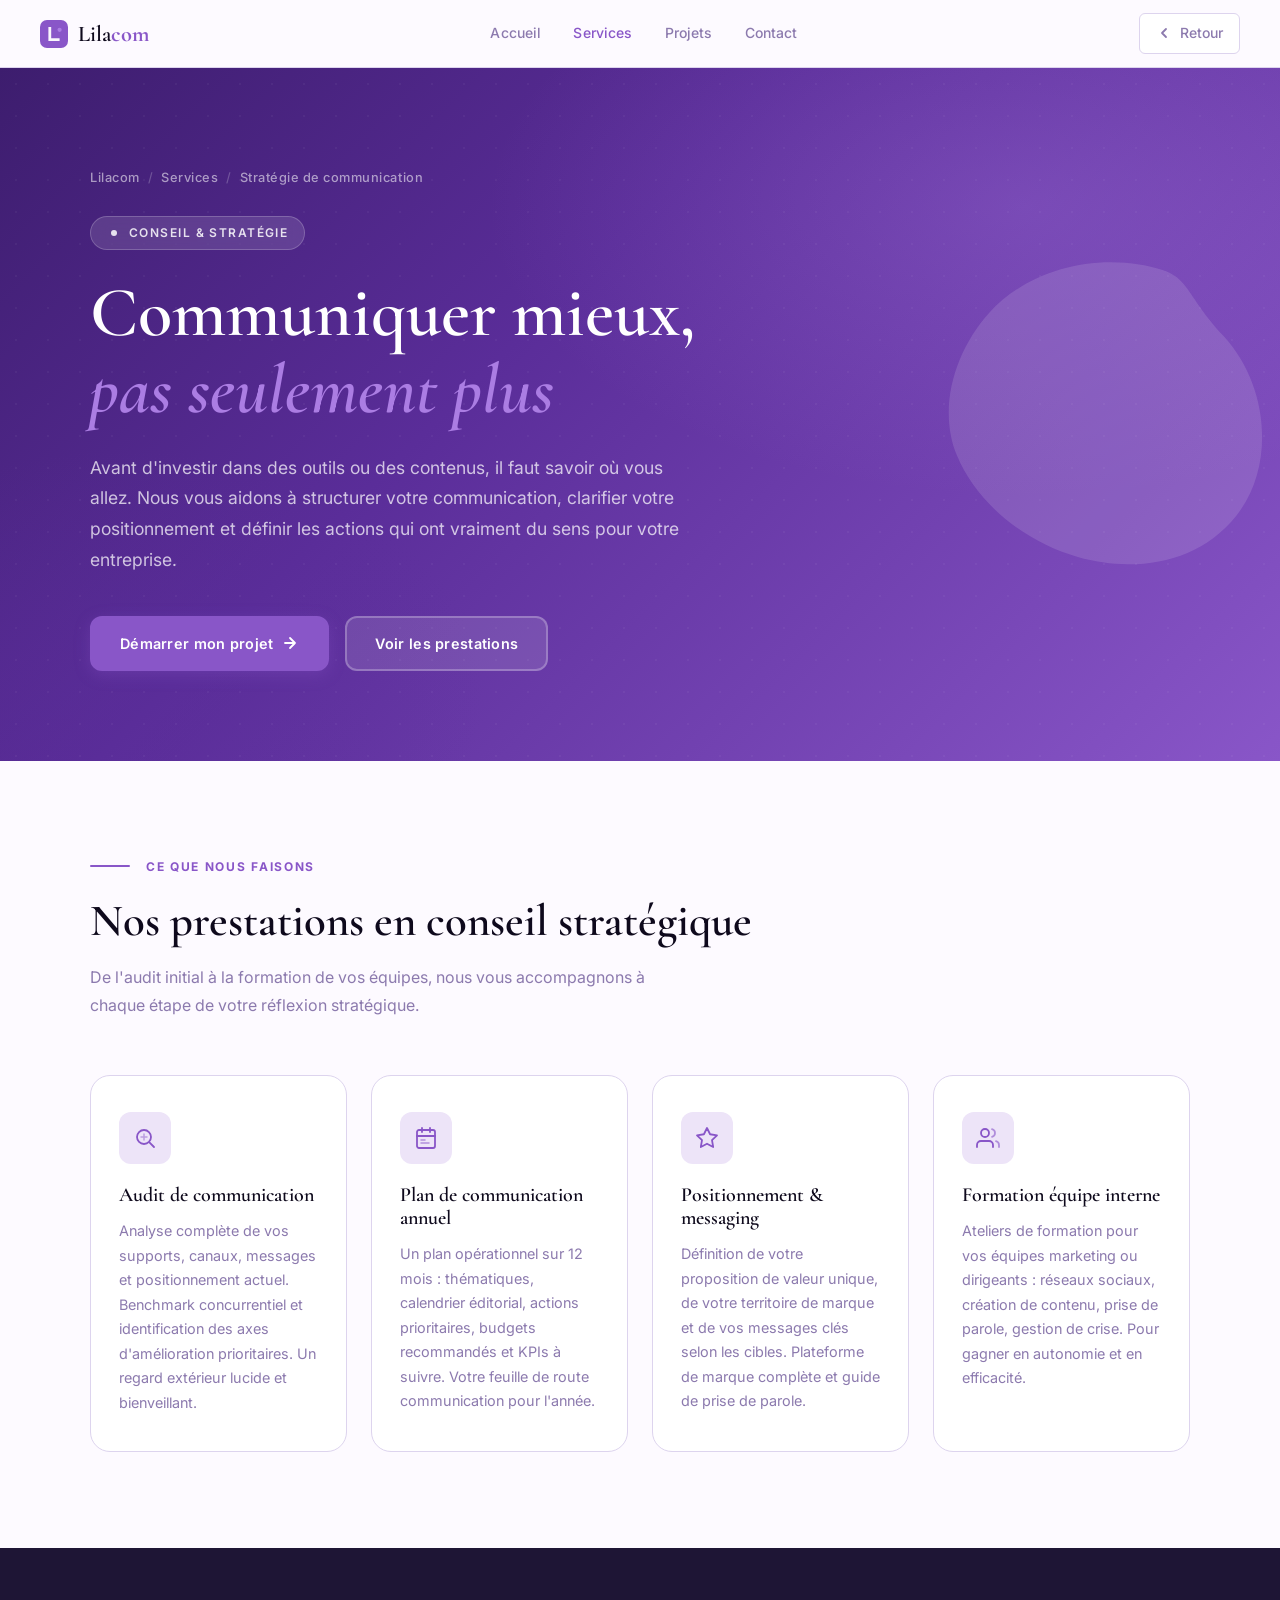
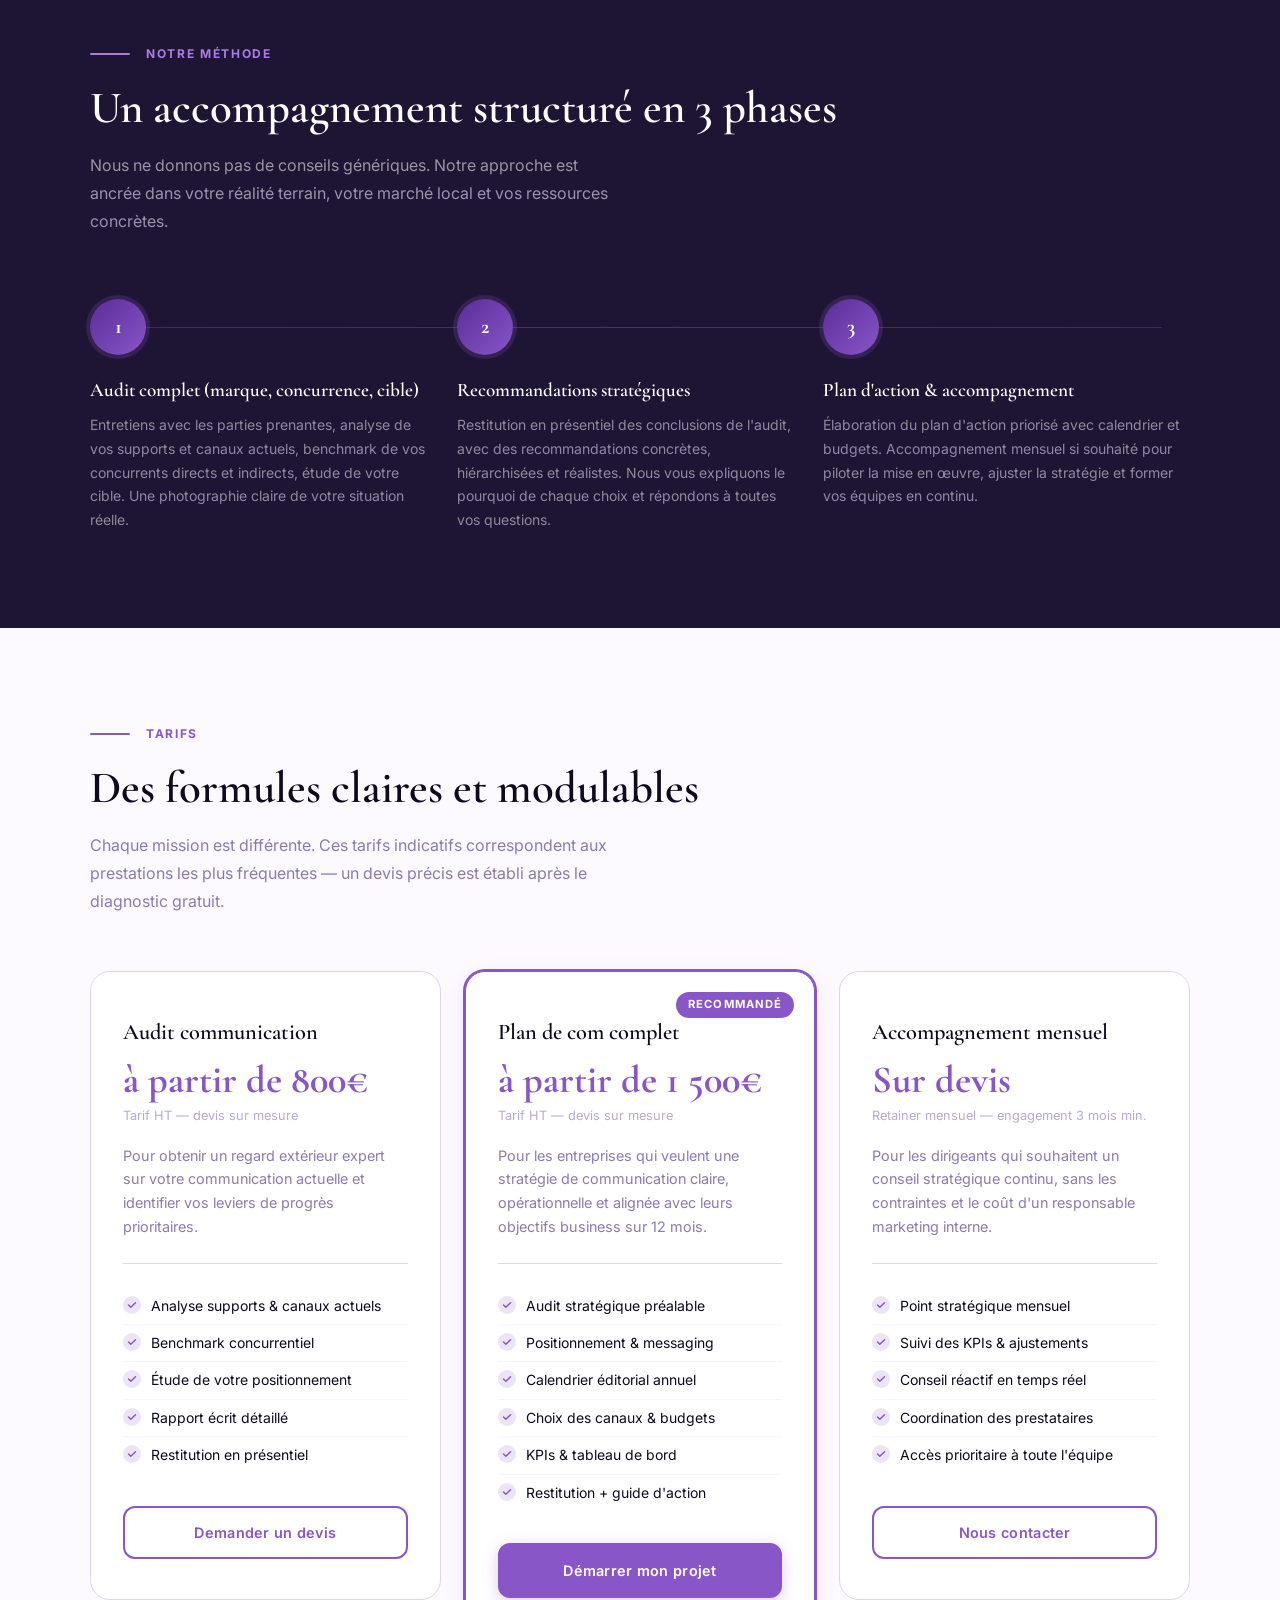
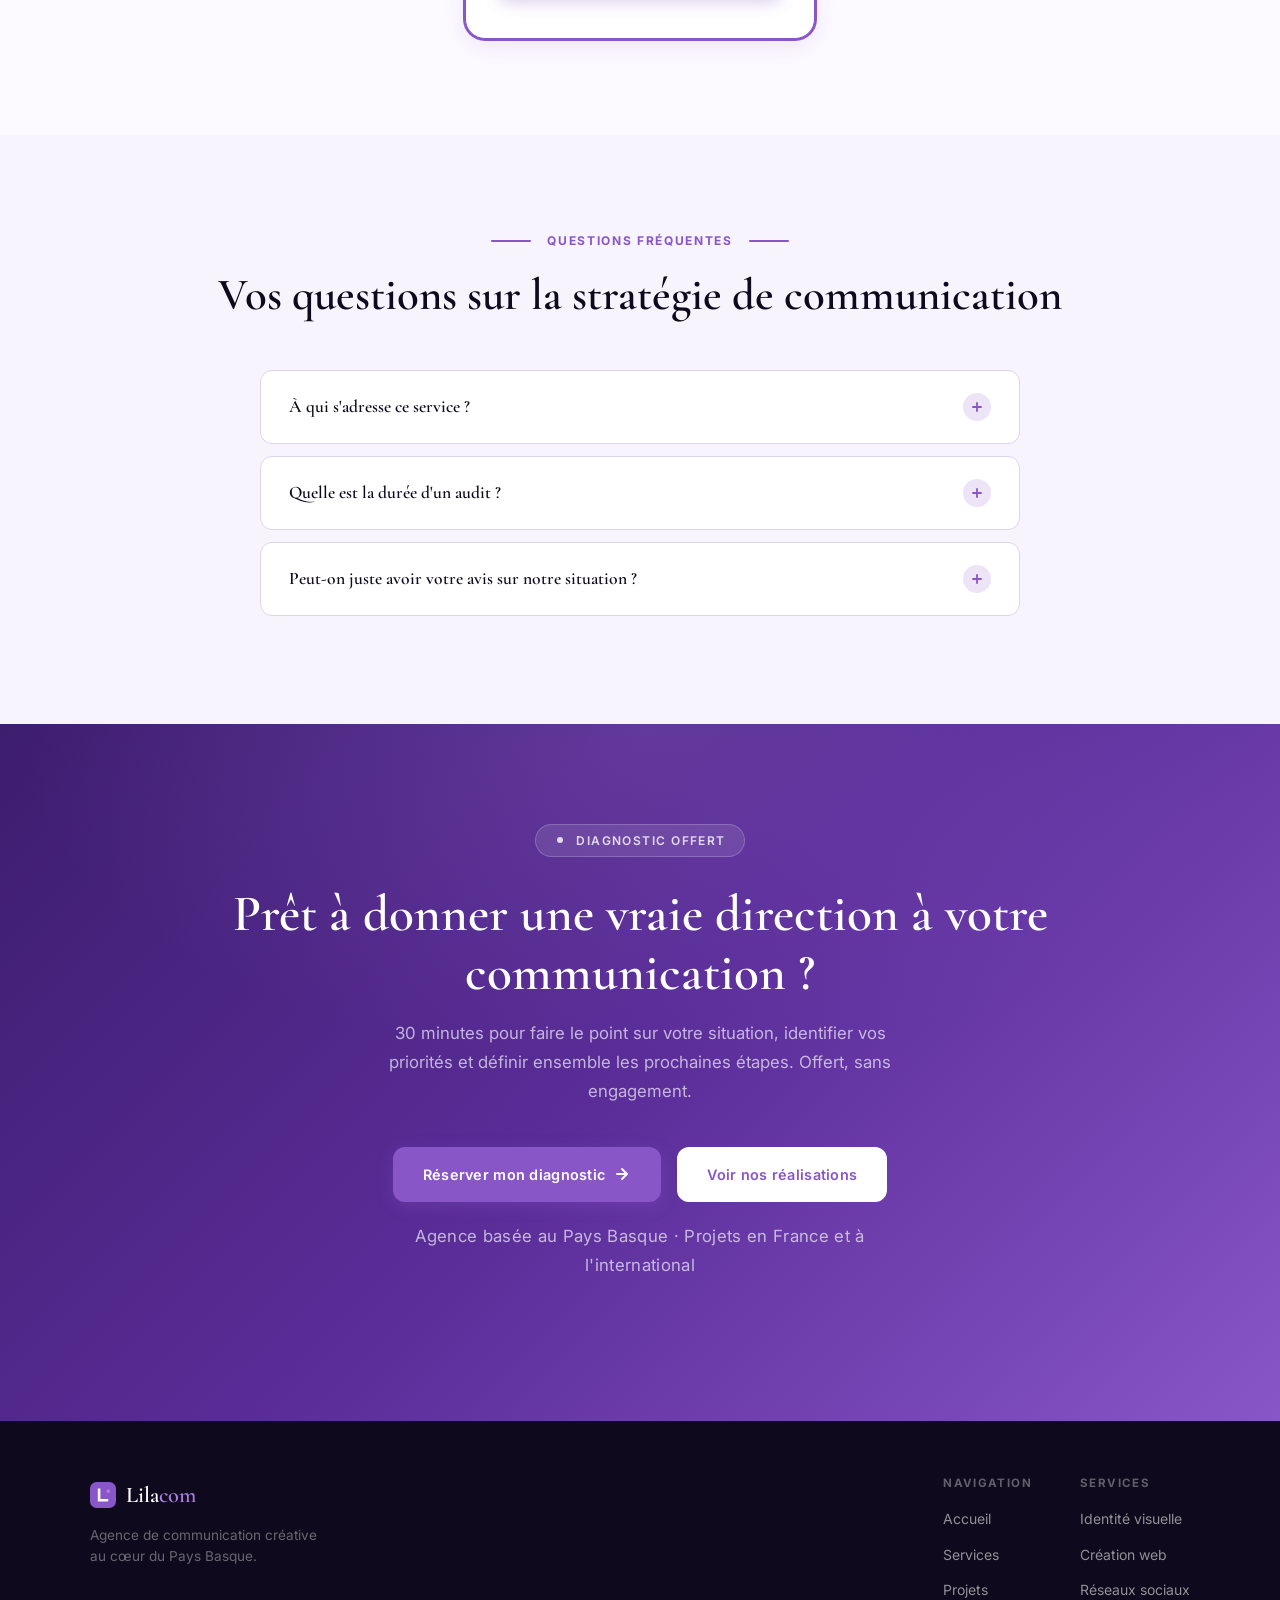
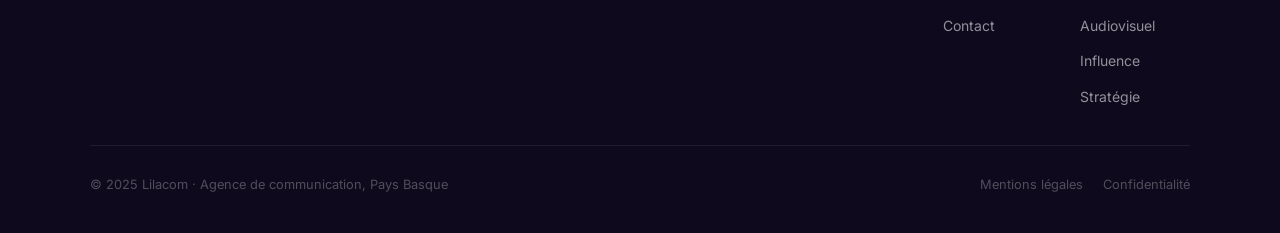
<file: service-strategie.html>
<!DOCTYPE html>
<html lang="fr">
<head>
  <meta charset="UTF-8">
  <meta name="viewport" content="width=device-width, initial-scale=1.0">
  <title>Stratégie de communication — Lilacom | Conseil com Pays Basque</title>
  <meta name="description" content="Conseil en stratégie de communication au Pays Basque : audit, plan de communication annuel, positionnement et formation. Lilacom, votre partenaire stratégique.">
  <meta name="keywords" content="stratégie communication Pays Basque, conseil communication Bayonne, audit communication Biarritz, plan de com entreprise, consultant communication">
  <meta property="og:title" content="Stratégie de communication — Lilacom | Conseil com Pays Basque">
  <meta property="og:description" content="Audit, plan de communication, positionnement et accompagnement stratégique au Pays Basque.">
  <meta property="og:type" content="website">
  <meta name="robots" content="index, follow">
  <link rel="canonical" href="https://lilacom.fr/service-strategie">
  <link rel="icon" type="image/svg+xml" href="data:image/svg+xml,%3Csvg viewBox='0 0 40 40' xmlns='http://www.w3.org/2000/svg'%3E%3Crect width='40' height='40' rx='10' fill='%238956C8'/%3E%3Cpath d='M12 10 L12 30 L28 30 L28 26 L16 26 L16 10 Z' fill='white' opacity='0.95'/%3E%3Ccircle cx='28' cy='14' r='3' fill='%23AB7DE3'/%3E%3C/svg%3E">
  <link rel="stylesheet" href="shared.css">
</head>
<body>

  <!-- Navigation -->
  <nav class="top-nav">
    <a href="index.html" class="nav-logo">
      <svg viewBox="0 0 40 40" xmlns="http://www.w3.org/2000/svg" width="28" height="28" style="margin-right:10px">
        <rect width="40" height="40" rx="10" fill="#8956C8"/>
        <path d="M12 10 L12 30 L28 30 L28 26 L16 26 L16 10 Z" fill="white" opacity="0.95"/>
        <circle cx="28" cy="14" r="3" fill="#AB7DE3"/>
      </svg>
      Lila<span>com</span>
    </a>
    <div class="nav-links" id="navLinks">
      <a href="index.html">Accueil</a>
      <a href="index.html#services" class="active">Services</a>
      <a href="index.html#projets">Projets</a>
      <a href="projet.html">Contact</a>
    </div>
    <a href="index.html" class="back-link">
      <svg width="16" height="16" viewBox="0 0 16 16" fill="none">
        <path d="M10 12L6 8l4-4" stroke="currentColor" stroke-width="1.8" stroke-linecap="round" stroke-linejoin="round"/>
      </svg>
      Retour
    </a>
    <button class="nav-toggle" id="navToggle" aria-label="Menu">
      <span></span><span></span><span></span>
    </button>
  </nav>

  <!-- Hero -->
  <section class="service-hero">
    <div class="service-hero-bg"></div>
    <svg class="hero-blob" viewBox="0 0 400 400" fill="none" xmlns="http://www.w3.org/2000/svg">
      <path d="M295,140 C330,178 335,240 305,278 C275,316 225,322 183,310 C141,298 105,268 90,232 C75,196 88,152 115,122 C142,92 188,78 230,85 C272,92 260,102 295,140Z" fill="white"/>
    </svg>
    <div class="container">
      <nav class="service-hero-breadcrumb">
        <a href="index.html">Lilacom</a>
        <span>/</span>
        <a href="index.html#services">Services</a>
        <span>/</span>
        Stratégie de communication
      </nav>
      <div class="service-hero-tag reveal">
        <svg width="14" height="14" viewBox="0 0 14 14" fill="none"><circle cx="7" cy="7" r="3" fill="currentColor"/></svg>
        Conseil & Stratégie
      </div>
      <h1 class="service-hero-title reveal delay-1">
        Communiquer mieux,<br><em>pas seulement plus</em>
      </h1>
      <p class="service-hero-desc reveal delay-2">
        Avant d'investir dans des outils ou des contenus, il faut savoir où vous allez. Nous vous aidons à structurer votre communication, clarifier votre positionnement et définir les actions qui ont vraiment du sens pour votre entreprise.
      </p>
      <div class="service-hero-cta reveal delay-3">
        <a href="projet.html" class="btn-primary">
          Démarrer mon projet
          <svg width="18" height="18" viewBox="0 0 18 18" fill="none"><path d="M4 9h10M9 4l5 5-5 5" stroke="currentColor" stroke-width="1.8" stroke-linecap="round" stroke-linejoin="round"/></svg>
        </a>
        <a href="#prestations" class="btn-secondary" style="background:rgba(255,255,255,0.12);border-color:rgba(255,255,255,0.25);color:white;">
          Voir les prestations
        </a>
      </div>
    </div>
  </section>

  <!-- Features -->
  <section class="section features-section" id="prestations">
    <div class="container">
      <div class="section-label reveal">
        <div class="section-label-line"></div>
        <span class="section-label-text">Ce que nous faisons</span>
      </div>
      <h2 class="reveal delay-1">Nos prestations en conseil stratégique</h2>
      <p style="max-width:560px;margin-top:16px;" class="reveal delay-2">De l'audit initial à la formation de vos équipes, nous vous accompagnons à chaque étape de votre réflexion stratégique.</p>

      <div class="features-grid">
        <div class="feature-card reveal delay-1">
          <div class="feature-icon">
            <svg width="24" height="24" viewBox="0 0 24 24" fill="none">
              <circle cx="11" cy="11" r="7" stroke="currentColor" stroke-width="1.8" fill="none"/>
              <path d="M21 21l-4.35-4.35" stroke="currentColor" stroke-width="1.8" stroke-linecap="round"/>
              <path d="M8 11h6M11 8v6" stroke="currentColor" stroke-width="1.5" stroke-linecap="round" opacity="0.5"/>
            </svg>
          </div>
          <h3 class="feature-title">Audit de communication</h3>
          <p class="feature-text">Analyse complète de vos supports, canaux, messages et positionnement actuel. Benchmark concurrentiel et identification des axes d'amélioration prioritaires. Un regard extérieur lucide et bienveillant.</p>
        </div>

        <div class="feature-card reveal delay-2">
          <div class="feature-icon">
            <svg width="24" height="24" viewBox="0 0 24 24" fill="none">
              <rect x="3" y="4" width="18" height="18" rx="2" stroke="currentColor" stroke-width="1.8" fill="none"/>
              <path d="M16 2v4M8 2v4M3 10h18" stroke="currentColor" stroke-width="1.8" stroke-linecap="round"/>
              <path d="M7 14h4M7 17h8" stroke="currentColor" stroke-width="1.5" stroke-linecap="round" opacity="0.6"/>
            </svg>
          </div>
          <h3 class="feature-title">Plan de communication annuel</h3>
          <p class="feature-text">Un plan opérationnel sur 12 mois : thématiques, calendrier éditorial, actions prioritaires, budgets recommandés et KPIs à suivre. Votre feuille de route communication pour l'année.</p>
        </div>

        <div class="feature-card reveal delay-3">
          <div class="feature-icon">
            <svg width="24" height="24" viewBox="0 0 24 24" fill="none">
              <path d="M12 2l3.09 6.26L22 9.27l-5 4.87L18.18 21 12 17.77 5.82 21 7 14.14 2 9.27l6.91-1.01L12 2z" stroke="currentColor" stroke-width="1.8" fill="none" stroke-linejoin="round"/>
            </svg>
          </div>
          <h3 class="feature-title">Positionnement & messaging</h3>
          <p class="feature-text">Définition de votre proposition de valeur unique, de votre territoire de marque et de vos messages clés selon les cibles. Plateforme de marque complète et guide de prise de parole.</p>
        </div>

        <div class="feature-card reveal delay-4">
          <div class="feature-icon">
            <svg width="24" height="24" viewBox="0 0 24 24" fill="none">
              <path d="M17 21v-2a4 4 0 00-4-4H5a4 4 0 00-4 4v2" stroke="currentColor" stroke-width="1.8" stroke-linecap="round" fill="none"/>
              <circle cx="9" cy="7" r="4" stroke="currentColor" stroke-width="1.8" fill="none"/>
              <path d="M23 21v-2a4 4 0 00-3-3.87M16 3.13a4 4 0 010 7.75" stroke="currentColor" stroke-width="1.8" stroke-linecap="round" opacity="0.6"/>
            </svg>
          </div>
          <h3 class="feature-title">Formation équipe interne</h3>
          <p class="feature-text">Ateliers de formation pour vos équipes marketing ou dirigeants : réseaux sociaux, création de contenu, prise de parole, gestion de crise. Pour gagner en autonomie et en efficacité.</p>
        </div>
      </div>
    </div>
  </section>

  <!-- Process -->
  <section class="process-section" id="methode">
    <div class="container">
      <div class="section-label reveal">
        <div class="section-label-line"></div>
        <span class="section-label-text">Notre méthode</span>
      </div>
      <h2 class="reveal delay-1">Un accompagnement structuré en 3 phases</h2>
      <p class="section-intro reveal delay-2">Nous ne donnons pas de conseils génériques. Notre approche est ancrée dans votre réalité terrain, votre marché local et vos ressources concrètes.</p>

      <div class="process-steps">
        <div class="process-step reveal delay-1">
          <div class="process-step-num">1</div>
          <div>
            <h3 class="process-step-title">Audit complet (marque, concurrence, cible)</h3>
            <p class="process-step-text">Entretiens avec les parties prenantes, analyse de vos supports et canaux actuels, benchmark de vos concurrents directs et indirects, étude de votre cible. Une photographie claire de votre situation réelle.</p>
          </div>
        </div>

        <div class="process-step reveal delay-2">
          <div class="process-step-num">2</div>
          <div>
            <h3 class="process-step-title">Recommandations stratégiques</h3>
            <p class="process-step-text">Restitution en présentiel des conclusions de l'audit, avec des recommandations concrètes, hiérarchisées et réalistes. Nous vous expliquons le pourquoi de chaque choix et répondons à toutes vos questions.</p>
          </div>
        </div>

        <div class="process-step reveal delay-3">
          <div class="process-step-num">3</div>
          <div>
            <h3 class="process-step-title">Plan d'action & accompagnement</h3>
            <p class="process-step-text">Élaboration du plan d'action priorisé avec calendrier et budgets. Accompagnement mensuel si souhaité pour piloter la mise en œuvre, ajuster la stratégie et former vos équipes en continu.</p>
          </div>
        </div>
      </div>
    </div>
  </section>

  <!-- Pricing -->
  <section class="section pricing-section" id="tarifs">
    <div class="container">
      <div class="section-label reveal">
        <div class="section-label-line"></div>
        <span class="section-label-text">Tarifs</span>
      </div>
      <h2 class="reveal delay-1">Des formules claires et modulables</h2>
      <p style="max-width:520px;margin-top:16px;" class="reveal delay-2">Chaque mission est différente. Ces tarifs indicatifs correspondent aux prestations les plus fréquentes — un devis précis est établi après le diagnostic gratuit.</p>

      <div class="pricing-grid">
        <div class="pricing-card reveal delay-1">
          <p class="pricing-name">Audit communication</p>
          <p class="pricing-price">à partir de 800€</p>
          <p class="pricing-price-note">Tarif HT — devis sur mesure</p>
          <p class="pricing-desc">Pour obtenir un regard extérieur expert sur votre communication actuelle et identifier vos leviers de progrès prioritaires.</p>
          <ul class="pricing-features">
            <li>Analyse supports & canaux actuels</li>
            <li>Benchmark concurrentiel</li>
            <li>Étude de votre positionnement</li>
            <li>Rapport écrit détaillé</li>
            <li>Restitution en présentiel</li>
          </ul>
          <a href="projet.html" class="btn-outline-purple" style="width:100%;justify-content:center;">Demander un devis</a>
        </div>

        <div class="pricing-card pricing-popular reveal delay-2">
          <span class="pricing-badge">Recommandé</span>
          <p class="pricing-name">Plan de com complet</p>
          <p class="pricing-price">à partir de 1 500€</p>
          <p class="pricing-price-note">Tarif HT — devis sur mesure</p>
          <p class="pricing-desc">Pour les entreprises qui veulent une stratégie de communication claire, opérationnelle et alignée avec leurs objectifs business sur 12 mois.</p>
          <ul class="pricing-features">
            <li>Audit stratégique préalable</li>
            <li>Positionnement & messaging</li>
            <li>Calendrier éditorial annuel</li>
            <li>Choix des canaux & budgets</li>
            <li>KPIs & tableau de bord</li>
            <li>Restitution + guide d'action</li>
          </ul>
          <a href="projet.html" class="btn-primary" style="width:100%;justify-content:center;">Démarrer mon projet</a>
        </div>

        <div class="pricing-card reveal delay-3">
          <p class="pricing-name">Accompagnement mensuel</p>
          <p class="pricing-price">Sur devis</p>
          <p class="pricing-price-note">Retainer mensuel — engagement 3 mois min.</p>
          <p class="pricing-desc">Pour les dirigeants qui souhaitent un conseil stratégique continu, sans les contraintes et le coût d'un responsable marketing interne.</p>
          <ul class="pricing-features">
            <li>Point stratégique mensuel</li>
            <li>Suivi des KPIs & ajustements</li>
            <li>Conseil réactif en temps réel</li>
            <li>Coordination des prestataires</li>
            <li>Accès prioritaire à toute l'équipe</li>
          </ul>
          <a href="projet.html" class="btn-outline-purple" style="width:100%;justify-content:center;">Nous contacter</a>
        </div>
      </div>
    </div>
  </section>

  <!-- FAQ -->
  <section class="section faq-section" id="faq">
    <div class="container">
      <div class="section-label reveal" style="justify-content:center;">
        <div class="section-label-line"></div>
        <span class="section-label-text">Questions fréquentes</span>
        <div class="section-label-line"></div>
      </div>
      <h2 style="text-align:center;" class="reveal delay-1">Vos questions sur la stratégie de communication</h2>

      <div class="faq-list" style="margin-top:48px;">
        <div class="faq-item reveal delay-1">
          <button class="faq-question">
            À qui s'adresse ce service ?
            <span class="faq-icon">
              <svg width="14" height="14" viewBox="0 0 14 14" fill="none"><path d="M7 3v8M3 7h8" stroke="currentColor" stroke-width="1.8" stroke-linecap="round"/></svg>
            </span>
          </button>
          <div class="faq-answer">
            <p class="faq-answer-inner">Ce service s'adresse principalement aux entreprises — PME, commerces, prestataires de services, hôtels, restaurants — qui investissent déjà dans la communication sans avoir une stratégie claire, ou qui souhaitent structurer leur communication avant de commencer à investir. C'est aussi idéal pour les dirigeants qui veulent reprendre la main sur leur image et arrêter de "faire des trucs" sans vision d'ensemble.</p>
          </div>
        </div>

        <div class="faq-item reveal delay-2">
          <button class="faq-question">
            Quelle est la durée d'un audit ?
            <span class="faq-icon">
              <svg width="14" height="14" viewBox="0 0 14 14" fill="none"><path d="M7 3v8M3 7h8" stroke="currentColor" stroke-width="1.8" stroke-linecap="round"/></svg>
            </span>
          </button>
          <div class="faq-answer">
            <p class="faq-answer-inner">Un audit de communication complet prend généralement 1 à 2 semaines selon la taille de votre structure et le nombre de canaux à analyser. Le travail se passe principalement de notre côté : entretiens d'environ 1 heure avec vous (et éventuellement vos équipes), puis analyse, benchmark et rédaction du rapport. La restitution se fait en présentiel au Pays Basque ou en visio selon votre situation.</p>
          </div>
        </div>

        <div class="faq-item reveal delay-3">
          <button class="faq-question">
            Peut-on juste avoir votre avis sur notre situation ?
            <span class="faq-icon">
              <svg width="14" height="14" viewBox="0 0 14 14" fill="none"><path d="M7 3v8M3 7h8" stroke="currentColor" stroke-width="1.8" stroke-linecap="round"/></svg>
            </span>
          </button>
          <div class="faq-answer">
            <p class="faq-answer-inner">Oui, et c'est exactement l'objet de notre diagnostic offert de 30 minutes. En demi-heure, nous pouvons déjà vous donner un regard honnête sur votre situation, identifier les priorités les plus urgentes et vous dire si un accompagnement plus poussé est pertinent — ou pas. Ce diagnostic ne coûte rien et n'engage à rien. Réservez directement depuis cette page.</p>
          </div>
        </div>
      </div>
    </div>
  </section>

  <!-- CTA -->
  <section class="page-cta">
    <div class="container">
      <div class="page-cta-label reveal">
        <svg width="12" height="12" viewBox="0 0 12 12" fill="none"><circle cx="6" cy="6" r="3" fill="currentColor"/></svg>
        Diagnostic offert
      </div>
      <h2 class="reveal delay-1">Prêt à donner une vraie direction à votre communication ?</h2>
      <p class="reveal delay-2">30 minutes pour faire le point sur votre situation, identifier vos priorités et définir ensemble les prochaines étapes. Offert, sans engagement.</p>
      <div class="page-cta-actions reveal delay-3">
        <a href="projet.html" class="btn-primary">
          Réserver mon diagnostic
          <svg width="18" height="18" viewBox="0 0 18 18" fill="none"><path d="M4 9h10M9 4l5 5-5 5" stroke="currentColor" stroke-width="1.8" stroke-linecap="round" stroke-linejoin="round"/></svg>
        </a>
        <a href="index.html#projets" class="btn-secondary">Voir nos réalisations</a>
      </div>
      <p class="page-cta-note reveal delay-4">Agence basée au Pays Basque · Projets en France et à l'international</p>
    </div>
  </section>

  <!-- Footer -->
  <footer class="site-footer">
    <div class="container">
      <div class="footer-inner">
        <div class="footer-brand">
          <a href="index.html" class="footer-logo">
            <svg viewBox="0 0 40 40" xmlns="http://www.w3.org/2000/svg" width="26" height="26" style="margin-right:10px">
              <rect width="40" height="40" rx="10" fill="#8956C8"/>
              <path d="M12 10 L12 30 L28 30 L28 26 L16 26 L16 10 Z" fill="white" opacity="0.95"/>
              <circle cx="28" cy="14" r="3" fill="#AB7DE3"/>
            </svg>
            Lila<span>com</span>
          </a>
          <p class="footer-tagline">Agence de communication créative au cœur du Pays Basque.</p>
        </div>
        <nav class="footer-nav">
          <div class="footer-nav-col">
            <h4>Navigation</h4>
            <ul>
              <li><a href="index.html">Accueil</a></li>
              <li><a href="index.html#services">Services</a></li>
              <li><a href="index.html#projets">Projets</a></li>
              <li><a href="projet.html">Contact</a></li>
            </ul>
          </div>
          <div class="footer-nav-col">
            <h4>Services</h4>
            <ul>
              <li><a href="service-identite.html">Identité visuelle</a></li>
              <li><a href="service-web.html">Création web</a></li>
              <li><a href="service-reseaux.html">Réseaux sociaux</a></li>
              <li><a href="service-audiovisuel.html">Audiovisuel</a></li>
              <li><a href="service-influence.html">Influence</a></li>
              <li><a href="service-strategie.html">Stratégie</a></li>
            </ul>
          </div>
        </nav>
      </div>
      <div class="footer-bottom">
        <p class="footer-copy">© 2025 Lilacom · Agence de communication, Pays Basque</p>
        <div class="footer-legal">
          <a href="#">Mentions légales</a>
          <a href="#">Confidentialité</a>
        </div>
      </div>
    </div>
  </footer>

  <script>
    const navToggle = document.getElementById('navToggle');
    const navLinks = document.getElementById('navLinks');
    navToggle.addEventListener('click', () => {
      navLinks.classList.toggle('open');
    });

    const revealEls = document.querySelectorAll('.reveal, .reveal-left, .reveal-right');
    const observer = new IntersectionObserver((entries) => {
      entries.forEach(entry => {
        if (entry.isIntersecting) {
          entry.target.classList.add('visible');
          observer.unobserve(entry.target);
        }
      });
    }, { threshold: 0.12, rootMargin: '0px 0px -40px 0px' });
    revealEls.forEach(el => observer.observe(el));

    document.querySelectorAll('.faq-question').forEach(btn => {
      btn.addEventListener('click', () => {
        const item = btn.closest('.faq-item');
        const isOpen = item.classList.contains('open');
        document.querySelectorAll('.faq-item.open').forEach(i => i.classList.remove('open'));
        if (!isOpen) item.classList.add('open');
      });
    });
  </script>
</body>
</html>
</file>
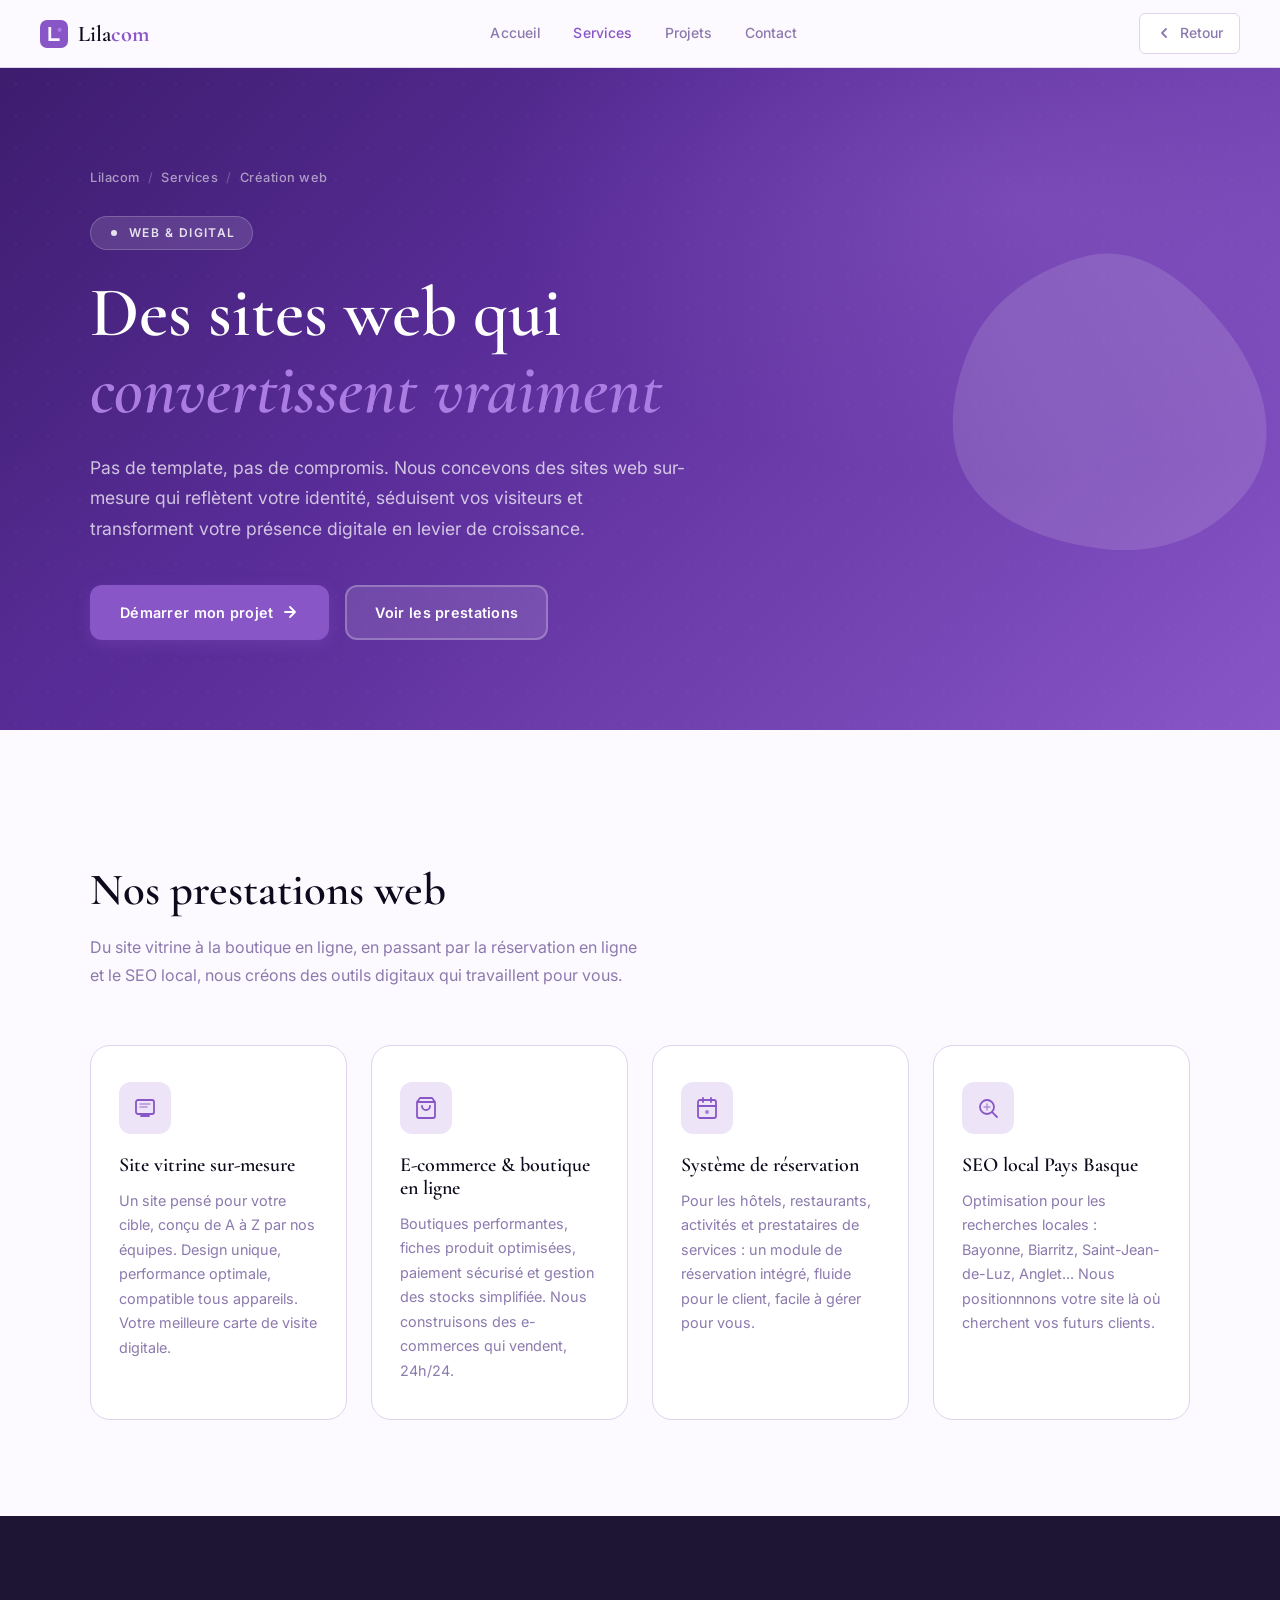
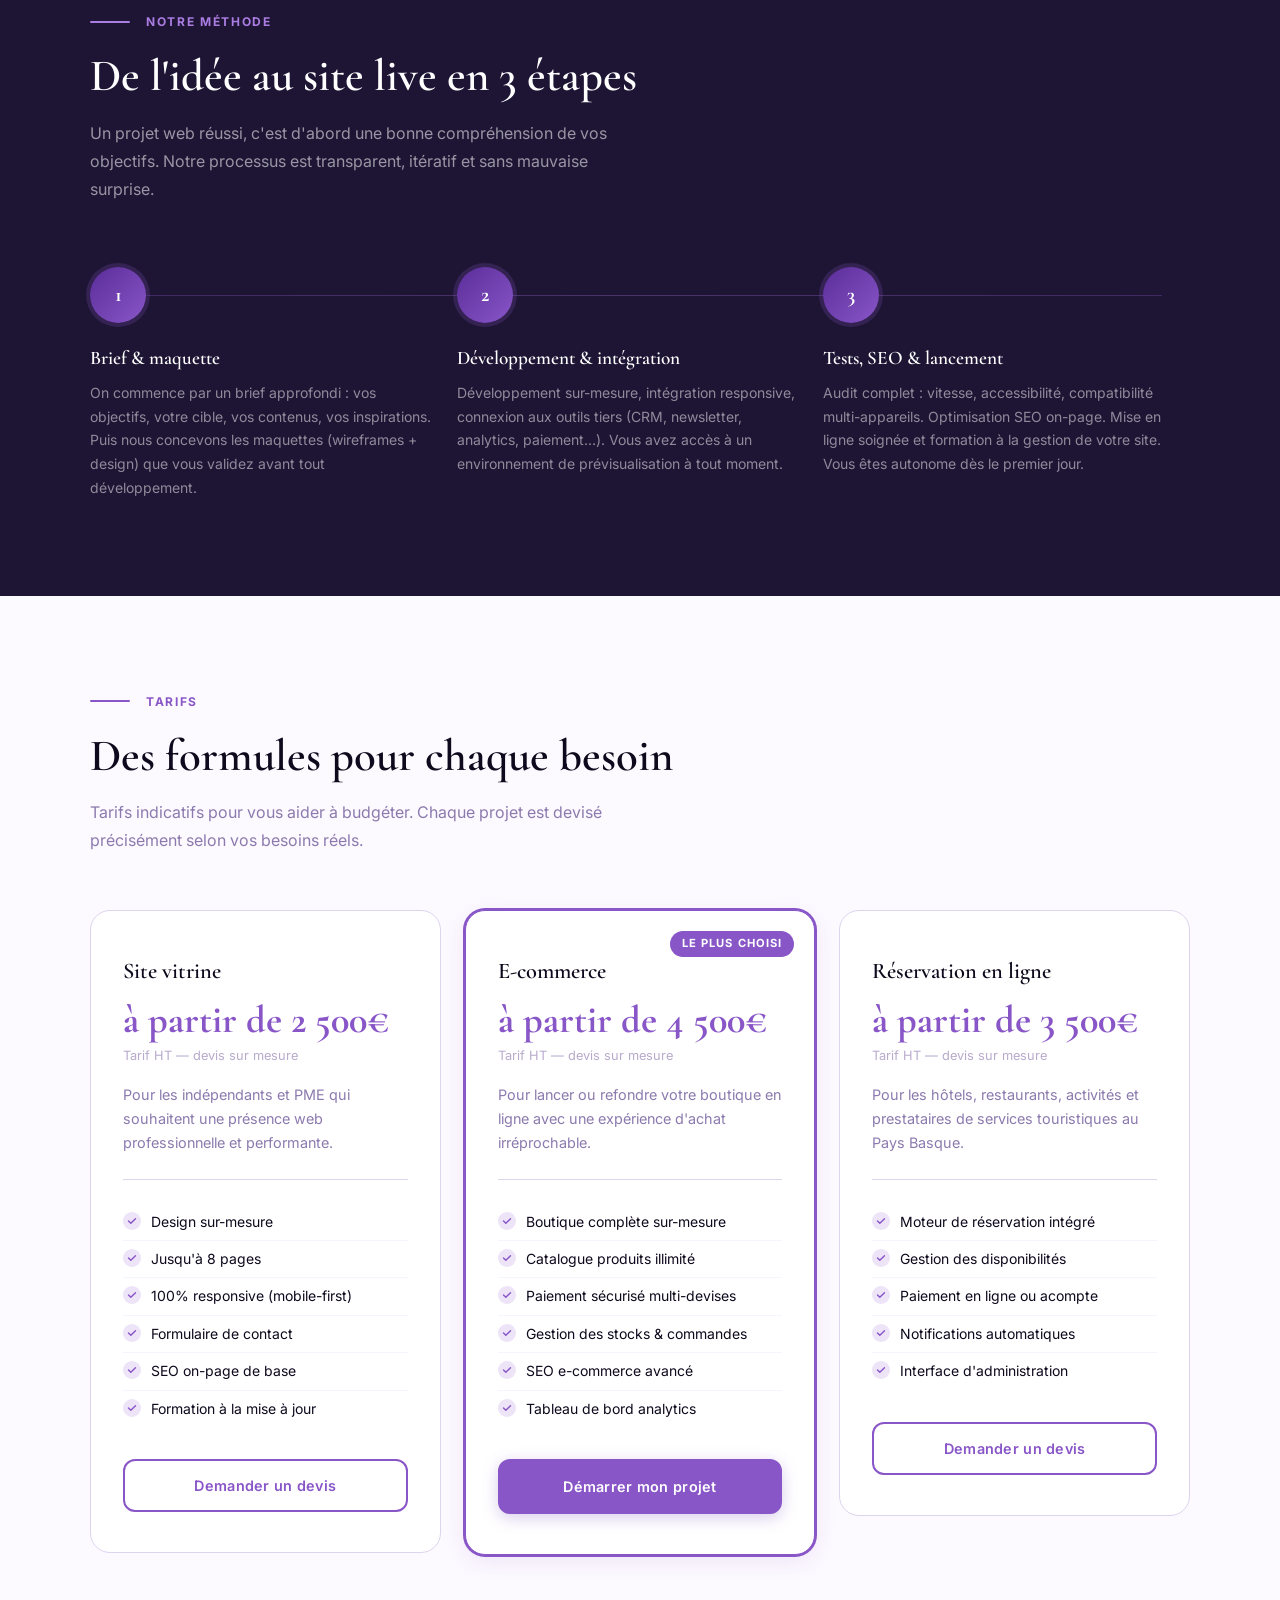
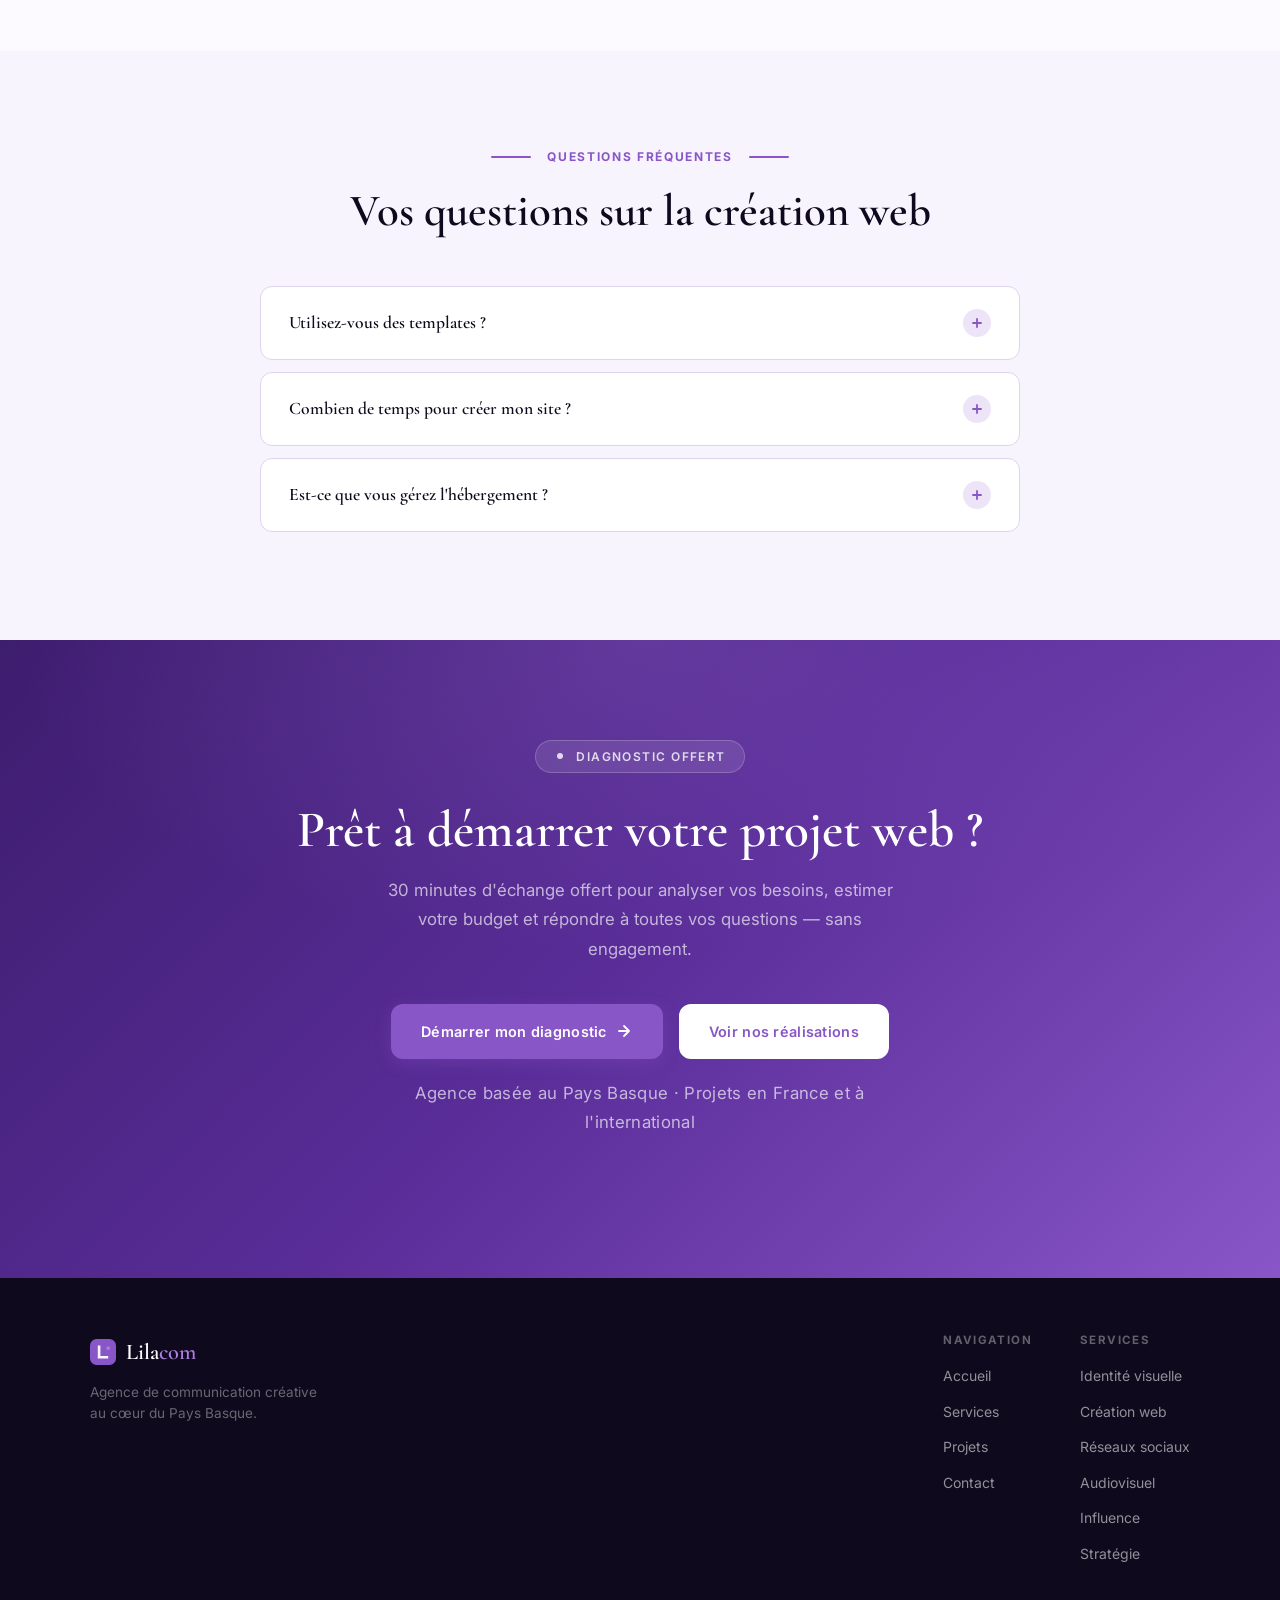
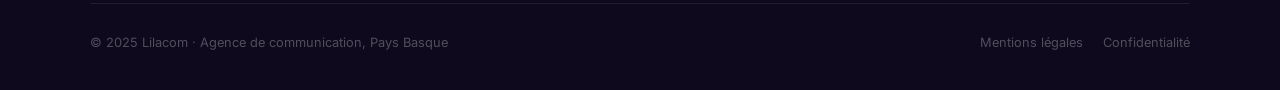
<file: service-web.html>
<!DOCTYPE html>
<html lang="fr">
<head>
  <meta charset="UTF-8">
  <meta name="viewport" content="width=device-width, initial-scale=1.0">
  <title>Création de sites web — Lilacom | Agence web Pays Basque</title>
  <meta name="description" content="Création de sites web sur-mesure au Pays Basque : site vitrine, e-commerce, système de réservation et SEO local. Lilacom, agence web à Bayonne et Biarritz.">
  <meta name="keywords" content="création site web Pays Basque, agence web Bayonne, site internet Biarritz, e-commerce Pays Basque, SEO local Bayonne">
  <meta property="og:title" content="Création de sites web — Lilacom | Agence web Pays Basque">
  <meta property="og:description" content="Création de sites web sur-mesure au Pays Basque : vitrine, e-commerce, réservation, SEO local.">
  <meta property="og:type" content="website">
  <meta name="robots" content="index, follow">
  <link rel="canonical" href="https://lilacom.fr/service-web">
  <link rel="icon" type="image/svg+xml" href="data:image/svg+xml,%3Csvg viewBox='0 0 40 40' xmlns='http://www.w3.org/2000/svg'%3E%3Crect width='40' height='40' rx='10' fill='%238956C8'/%3E%3Cpath d='M12 10 L12 30 L28 30 L28 26 L16 26 L16 10 Z' fill='white' opacity='0.95'/%3E%3Ccircle cx='28' cy='14' r='3' fill='%23AB7DE3'/%3E%3C/svg%3E">
  <link rel="stylesheet" href="shared.css">
</head>
<body>

  <!-- Navigation -->
  <nav class="top-nav">
    <a href="index.html" class="nav-logo">
      <svg viewBox="0 0 40 40" xmlns="http://www.w3.org/2000/svg" width="28" height="28" style="margin-right:10px">
        <rect width="40" height="40" rx="10" fill="#8956C8"/>
        <path d="M12 10 L12 30 L28 30 L28 26 L16 26 L16 10 Z" fill="white" opacity="0.95"/>
        <circle cx="28" cy="14" r="3" fill="#AB7DE3"/>
      </svg>
      Lila<span>com</span>
    </a>
    <div class="nav-links" id="navLinks">
      <a href="index.html">Accueil</a>
      <a href="index.html#services" class="active">Services</a>
      <a href="index.html#projets">Projets</a>
      <a href="projet.html">Contact</a>
    </div>
    <a href="index.html" class="back-link">
      <svg width="16" height="16" viewBox="0 0 16 16" fill="none">
        <path d="M10 12L6 8l4-4" stroke="currentColor" stroke-width="1.8" stroke-linecap="round" stroke-linejoin="round"/>
      </svg>
      Retour
    </a>
    <button class="nav-toggle" id="navToggle" aria-label="Menu">
      <span></span><span></span><span></span>
    </button>
  </nav>

  <!-- Hero -->
  <section class="service-hero">
    <div class="service-hero-bg"></div>
    <svg class="hero-blob" viewBox="0 0 400 400" fill="none" xmlns="http://www.w3.org/2000/svg">
      <path d="M300,150 C330,190 340,240 310,275 C280,310 240,320 200,315 C160,310 120,295 100,265 C80,235 85,195 100,160 C115,125 150,100 190,90 C230,80 270,110 300,150Z" fill="white"/>
    </svg>
    <div class="container">
      <nav class="service-hero-breadcrumb">
        <a href="index.html">Lilacom</a>
        <span>/</span>
        <a href="index.html#services">Services</a>
        <span>/</span>
        Création web
      </nav>
      <div class="service-hero-tag reveal">
        <svg width="14" height="14" viewBox="0 0 14 14" fill="none"><circle cx="7" cy="7" r="3" fill="currentColor"/></svg>
        Web & Digital
      </div>
      <h1 class="service-hero-title reveal delay-1">
        Des sites web qui<br><em>convertissent vraiment</em>
      </h1>
      <p class="service-hero-desc reveal delay-2">
        Pas de template, pas de compromis. Nous concevons des sites web sur-mesure qui reflètent votre identité, séduisent vos visiteurs et transforment votre présence digitale en levier de croissance.
      </p>
      <div class="service-hero-cta reveal delay-3">
        <a href="projet.html" class="btn-primary">
          Démarrer mon projet
          <svg width="18" height="18" viewBox="0 0 18 18" fill="none"><path d="M4 9h10M9 4l5 5-5 5" stroke="currentColor" stroke-width="1.8" stroke-linecap="round" stroke-linejoin="round"/></svg>
        </a>
        <a href="#prestations" class="btn-secondary" style="background:rgba(255,255,255,0.12);border-color:rgba(255,255,255,0.25);color:white;">
          Voir les prestations
        </a>
      </div>
    </div>
  </section>

  <!-- Features -->
  <section class="section features-section" id="prestations">
    <div class="container">
      <div class="section-label reveal">
        <div class="section-label-line"></div>
        <span class="section-label-text">Ce que nous faisons</span>
      </div>
      <h2 class="reveal delay-1">Nos prestations web</h2>
      <p style="max-width:560px;margin-top:16px;" class="reveal delay-2">Du site vitrine à la boutique en ligne, en passant par la réservation en ligne et le SEO local, nous créons des outils digitaux qui travaillent pour vous.</p>

      <div class="features-grid">
        <div class="feature-card reveal delay-1">
          <div class="feature-icon">
            <svg width="24" height="24" viewBox="0 0 24 24" fill="none">
              <rect x="3" y="4" width="18" height="14" rx="2" stroke="currentColor" stroke-width="1.8" fill="none"/>
              <path d="M8 20h8M12 18v2" stroke="currentColor" stroke-width="1.8" stroke-linecap="round"/>
              <path d="M7 8h10M7 11h7" stroke="currentColor" stroke-width="1.5" stroke-linecap="round" opacity="0.6"/>
            </svg>
          </div>
          <h3 class="feature-title">Site vitrine sur-mesure</h3>
          <p class="feature-text">Un site pensé pour votre cible, conçu de A à Z par nos équipes. Design unique, performance optimale, compatible tous appareils. Votre meilleure carte de visite digitale.</p>
        </div>

        <div class="feature-card reveal delay-2">
          <div class="feature-icon">
            <svg width="24" height="24" viewBox="0 0 24 24" fill="none">
              <path d="M6 2L3 6v14a2 2 0 002 2h14a2 2 0 002-2V6l-3-4z" stroke="currentColor" stroke-width="1.8" fill="none" stroke-linejoin="round"/>
              <path d="M3 6h18" stroke="currentColor" stroke-width="1.8"/>
              <path d="M16 10a4 4 0 01-8 0" stroke="currentColor" stroke-width="1.8" stroke-linecap="round" fill="none"/>
            </svg>
          </div>
          <h3 class="feature-title">E-commerce & boutique en ligne</h3>
          <p class="feature-text">Boutiques performantes, fiches produit optimisées, paiement sécurisé et gestion des stocks simplifiée. Nous construisons des e-commerces qui vendent, 24h/24.</p>
        </div>

        <div class="feature-card reveal delay-3">
          <div class="feature-icon">
            <svg width="24" height="24" viewBox="0 0 24 24" fill="none">
              <rect x="3" y="4" width="18" height="18" rx="2" stroke="currentColor" stroke-width="1.8" fill="none"/>
              <path d="M16 2v4M8 2v4M3 10h18" stroke="currentColor" stroke-width="1.8" stroke-linecap="round"/>
              <circle cx="12" cy="16" r="2" fill="currentColor" opacity="0.7"/>
            </svg>
          </div>
          <h3 class="feature-title">Système de réservation</h3>
          <p class="feature-text">Pour les hôtels, restaurants, activités et prestataires de services : un module de réservation intégré, fluide pour le client, facile à gérer pour vous.</p>
        </div>

        <div class="feature-card reveal delay-4">
          <div class="feature-icon">
            <svg width="24" height="24" viewBox="0 0 24 24" fill="none">
              <circle cx="11" cy="11" r="7" stroke="currentColor" stroke-width="1.8" fill="none"/>
              <path d="M21 21l-4.35-4.35" stroke="currentColor" stroke-width="1.8" stroke-linecap="round"/>
              <path d="M8 11h6M11 8v6" stroke="currentColor" stroke-width="1.5" stroke-linecap="round" opacity="0.6"/>
            </svg>
          </div>
          <h3 class="feature-title">SEO local Pays Basque</h3>
          <p class="feature-text">Optimisation pour les recherches locales : Bayonne, Biarritz, Saint-Jean-de-Luz, Anglet... Nous positionnnons votre site là où cherchent vos futurs clients.</p>
        </div>
      </div>
    </div>
  </section>

  <!-- Process -->
  <section class="process-section" id="methode">
    <div class="container">
      <div class="section-label reveal">
        <div class="section-label-line"></div>
        <span class="section-label-text">Notre méthode</span>
      </div>
      <h2 class="reveal delay-1">De l'idée au site live en 3 étapes</h2>
      <p class="section-intro reveal delay-2">Un projet web réussi, c'est d'abord une bonne compréhension de vos objectifs. Notre processus est transparent, itératif et sans mauvaise surprise.</p>

      <div class="process-steps">
        <div class="process-step reveal delay-1">
          <div class="process-step-num">1</div>
          <div>
            <h3 class="process-step-title">Brief & maquette</h3>
            <p class="process-step-text">On commence par un brief approfondi : vos objectifs, votre cible, vos contenus, vos inspirations. Puis nous concevons les maquettes (wireframes + design) que vous validez avant tout développement.</p>
          </div>
        </div>

        <div class="process-step reveal delay-2">
          <div class="process-step-num">2</div>
          <div>
            <h3 class="process-step-title">Développement & intégration</h3>
            <p class="process-step-text">Développement sur-mesure, intégration responsive, connexion aux outils tiers (CRM, newsletter, analytics, paiement…). Vous avez accès à un environnement de prévisualisation à tout moment.</p>
          </div>
        </div>

        <div class="process-step reveal delay-3">
          <div class="process-step-num">3</div>
          <div>
            <h3 class="process-step-title">Tests, SEO & lancement</h3>
            <p class="process-step-text">Audit complet : vitesse, accessibilité, compatibilité multi-appareils. Optimisation SEO on-page. Mise en ligne soignée et formation à la gestion de votre site. Vous êtes autonome dès le premier jour.</p>
          </div>
        </div>
      </div>
    </div>
  </section>

  <!-- Pricing -->
  <section class="section pricing-section" id="tarifs">
    <div class="container">
      <div class="section-label reveal">
        <div class="section-label-line"></div>
        <span class="section-label-text">Tarifs</span>
      </div>
      <h2 class="reveal delay-1">Des formules pour chaque besoin</h2>
      <p style="max-width:520px;margin-top:16px;" class="reveal delay-2">Tarifs indicatifs pour vous aider à budgéter. Chaque projet est devisé précisément selon vos besoins réels.</p>

      <div class="pricing-grid">
        <div class="pricing-card reveal delay-1">
          <p class="pricing-name">Site vitrine</p>
          <p class="pricing-price">à partir de 2 500€</p>
          <p class="pricing-price-note">Tarif HT — devis sur mesure</p>
          <p class="pricing-desc">Pour les indépendants et PME qui souhaitent une présence web professionnelle et performante.</p>
          <ul class="pricing-features">
            <li>Design sur-mesure</li>
            <li>Jusqu'à 8 pages</li>
            <li>100% responsive (mobile-first)</li>
            <li>Formulaire de contact</li>
            <li>SEO on-page de base</li>
            <li>Formation à la mise à jour</li>
          </ul>
          <a href="projet.html" class="btn-outline-purple" style="width:100%;justify-content:center;">Demander un devis</a>
        </div>

        <div class="pricing-card pricing-popular reveal delay-2">
          <span class="pricing-badge">Le plus choisi</span>
          <p class="pricing-name">E-commerce</p>
          <p class="pricing-price">à partir de 4 500€</p>
          <p class="pricing-price-note">Tarif HT — devis sur mesure</p>
          <p class="pricing-desc">Pour lancer ou refondre votre boutique en ligne avec une expérience d'achat irréprochable.</p>
          <ul class="pricing-features">
            <li>Boutique complète sur-mesure</li>
            <li>Catalogue produits illimité</li>
            <li>Paiement sécurisé multi-devises</li>
            <li>Gestion des stocks & commandes</li>
            <li>SEO e-commerce avancé</li>
            <li>Tableau de bord analytics</li>
          </ul>
          <a href="projet.html" class="btn-primary" style="width:100%;justify-content:center;">Démarrer mon projet</a>
        </div>

        <div class="pricing-card reveal delay-3">
          <p class="pricing-name">Réservation en ligne</p>
          <p class="pricing-price">à partir de 3 500€</p>
          <p class="pricing-price-note">Tarif HT — devis sur mesure</p>
          <p class="pricing-desc">Pour les hôtels, restaurants, activités et prestataires de services touristiques au Pays Basque.</p>
          <ul class="pricing-features">
            <li>Moteur de réservation intégré</li>
            <li>Gestion des disponibilités</li>
            <li>Paiement en ligne ou acompte</li>
            <li>Notifications automatiques</li>
            <li>Interface d'administration</li>
          </ul>
          <a href="projet.html" class="btn-outline-purple" style="width:100%;justify-content:center;">Demander un devis</a>
        </div>
      </div>
    </div>
  </section>

  <!-- FAQ -->
  <section class="section faq-section" id="faq">
    <div class="container">
      <div class="section-label reveal" style="justify-content:center;">
        <div class="section-label-line"></div>
        <span class="section-label-text">Questions fréquentes</span>
        <div class="section-label-line"></div>
      </div>
      <h2 style="text-align:center;" class="reveal delay-1">Vos questions sur la création web</h2>

      <div class="faq-list" style="margin-top:48px;">
        <div class="faq-item reveal delay-1">
          <button class="faq-question">
            Utilisez-vous des templates ?
            <span class="faq-icon">
              <svg width="14" height="14" viewBox="0 0 14 14" fill="none"><path d="M7 3v8M3 7h8" stroke="currentColor" stroke-width="1.8" stroke-linecap="round"/></svg>
            </span>
          </button>
          <div class="faq-answer">
            <p class="faq-answer-inner">Non, jamais. Chaque site est conçu et développé sur-mesure, de la maquette au code. Nous n'utilisons pas de thèmes ou de constructeurs génériques, ce qui garantit des performances optimales, un design unique et une évolutivité sans contrainte. Votre site vous ressemble — vraiment.</p>
          </div>
        </div>

        <div class="faq-item reveal delay-2">
          <button class="faq-question">
            Combien de temps pour créer mon site ?
            <span class="faq-icon">
              <svg width="14" height="14" viewBox="0 0 14 14" fill="none"><path d="M7 3v8M3 7h8" stroke="currentColor" stroke-width="1.8" stroke-linecap="round"/></svg>
            </span>
          </button>
          <div class="faq-answer">
            <p class="faq-answer-inner">Pour un site vitrine, comptez 4 à 6 semaines. Pour un e-commerce ou un système de réservation, la durée est de 6 à 10 semaines selon la complexité. Ces délais tiennent compte des phases de validation de votre côté. Plus vos retours sont rapides, plus le projet avance vite. Un planning détaillé est établi dès le début du projet.</p>
          </div>
        </div>

        <div class="faq-item reveal delay-3">
          <button class="faq-question">
            Est-ce que vous gérez l'hébergement ?
            <span class="faq-icon">
              <svg width="14" height="14" viewBox="0 0 14 14" fill="none"><path d="M7 3v8M3 7h8" stroke="currentColor" stroke-width="1.8" stroke-linecap="round"/></svg>
            </span>
          </button>
          <div class="faq-answer">
            <p class="faq-answer-inner">Oui, on peut tout gérer pour vous : nom de domaine, hébergement mutualisé ou VPS, certificat SSL, sauvegardes automatiques. Nous recommandons des hébergeurs français performants et sécurisés. Si vous avez déjà un hébergeur ou une préférence, nous vous accompagnons sur votre propre infrastructure — aucun problème.</p>
          </div>
        </div>
      </div>
    </div>
  </section>

  <!-- CTA -->
  <section class="page-cta">
    <div class="container">
      <div class="page-cta-label reveal">
        <svg width="12" height="12" viewBox="0 0 12 12" fill="none"><circle cx="6" cy="6" r="3" fill="currentColor"/></svg>
        Diagnostic offert
      </div>
      <h2 class="reveal delay-1">Prêt à démarrer votre projet web ?</h2>
      <p class="reveal delay-2">30 minutes d'échange offert pour analyser vos besoins, estimer votre budget et répondre à toutes vos questions — sans engagement.</p>
      <div class="page-cta-actions reveal delay-3">
        <a href="projet.html" class="btn-primary">
          Démarrer mon diagnostic
          <svg width="18" height="18" viewBox="0 0 18 18" fill="none"><path d="M4 9h10M9 4l5 5-5 5" stroke="currentColor" stroke-width="1.8" stroke-linecap="round" stroke-linejoin="round"/></svg>
        </a>
        <a href="index.html#projets" class="btn-secondary">Voir nos réalisations</a>
      </div>
      <p class="page-cta-note reveal delay-4">Agence basée au Pays Basque · Projets en France et à l'international</p>
    </div>
  </section>

  <!-- Footer -->
  <footer class="site-footer">
    <div class="container">
      <div class="footer-inner">
        <div class="footer-brand">
          <a href="index.html" class="footer-logo">
            <svg viewBox="0 0 40 40" xmlns="http://www.w3.org/2000/svg" width="26" height="26" style="margin-right:10px">
              <rect width="40" height="40" rx="10" fill="#8956C8"/>
              <path d="M12 10 L12 30 L28 30 L28 26 L16 26 L16 10 Z" fill="white" opacity="0.95"/>
              <circle cx="28" cy="14" r="3" fill="#AB7DE3"/>
            </svg>
            Lila<span>com</span>
          </a>
          <p class="footer-tagline">Agence de communication créative au cœur du Pays Basque.</p>
        </div>
        <nav class="footer-nav">
          <div class="footer-nav-col">
            <h4>Navigation</h4>
            <ul>
              <li><a href="index.html">Accueil</a></li>
              <li><a href="index.html#services">Services</a></li>
              <li><a href="index.html#projets">Projets</a></li>
              <li><a href="projet.html">Contact</a></li>
            </ul>
          </div>
          <div class="footer-nav-col">
            <h4>Services</h4>
            <ul>
              <li><a href="service-identite.html">Identité visuelle</a></li>
              <li><a href="service-web.html">Création web</a></li>
              <li><a href="service-reseaux.html">Réseaux sociaux</a></li>
              <li><a href="service-audiovisuel.html">Audiovisuel</a></li>
              <li><a href="service-influence.html">Influence</a></li>
              <li><a href="service-strategie.html">Stratégie</a></li>
            </ul>
          </div>
        </nav>
      </div>
      <div class="footer-bottom">
        <p class="footer-copy">© 2025 Lilacom · Agence de communication, Pays Basque</p>
        <div class="footer-legal">
          <a href="#">Mentions légales</a>
          <a href="#">Confidentialité</a>
        </div>
      </div>
    </div>
  </footer>

  <script>
    const navToggle = document.getElementById('navToggle');
    const navLinks = document.getElementById('navLinks');
    navToggle.addEventListener('click', () => {
      navLinks.classList.toggle('open');
    });

    const revealEls = document.querySelectorAll('.reveal, .reveal-left, .reveal-right');
    const observer = new IntersectionObserver((entries) => {
      entries.forEach(entry => {
        if (entry.isIntersecting) {
          entry.target.classList.add('visible');
          observer.unobserve(entry.target);
        }
      });
    }, { threshold: 0.12, rootMargin: '0px 0px -40px 0px' });
    revealEls.forEach(el => observer.observe(el));

    document.querySelectorAll('.faq-question').forEach(btn => {
      btn.addEventListener('click', () => {
        const item = btn.closest('.faq-item');
        const isOpen = item.classList.contains('open');
        document.querySelectorAll('.faq-item.open').forEach(i => i.classList.remove('open'));
        if (!isOpen) item.classList.add('open');
      });
    });
  </script>
</body>
</html>
</file>
<file: shared.css>
/* ============================================================
   LILACOM — Shared Design System
   Agence de communication, Pays Basque
   ============================================================ */

/* ------------------------------------------------------------
   1. Google Fonts Import
   ------------------------------------------------------------ */
@import url('https://fonts.googleapis.com/css2?family=Cormorant+Garamond:ital,wght@0,300;0,400;0,500;0,600;0,700;1,300;1,400;1,500&family=Inter:wght@300;400;500;600;700&display=swap');

/* ------------------------------------------------------------
   2. Design Tokens / CSS Variables
   ------------------------------------------------------------ */
:root {
  --purple:        #8956C8;
  --purple-light:  #AB7DE3;
  --purple-pale:   #EDE4F8;
  --purple-xpale:  #F8F4FD;
  --purple-deep:   #5A2D99;
  --purple-dark:   #3D1D6E;
  --dark:          #0E091C;
  --dark-mid:      #1E1535;
  --cream:         #FDFAFF;
  --gold:          #C9A347;
  --muted:         #8C7AAE;
  --muted-light:   #B8AACC;
  --border:        #DDD4EE;
  --white:         #FFFFFF;

  --font-display: 'Cormorant Garamond', Georgia, serif;
  --font-body:    'Inter', system-ui, sans-serif;

  --radius-sm:  6px;
  --radius-md:  12px;
  --radius-lg:  20px;
  --radius-xl:  32px;

  --shadow-sm:  0 2px 8px rgba(137, 86, 200, 0.10);
  --shadow-md:  0 6px 24px rgba(137, 86, 200, 0.14);
  --shadow-lg:  0 16px 48px rgba(137, 86, 200, 0.18);

  --transition: 0.3s cubic-bezier(0.4, 0, 0.2, 1);
}

/* ------------------------------------------------------------
   3. Reset & Box Sizing
   ------------------------------------------------------------ */
*, *::before, *::after {
  box-sizing: border-box;
  margin: 0;
  padding: 0;
}

html {
  scroll-behavior: smooth;
  font-size: 16px;
  -webkit-text-size-adjust: 100%;
}

body {
  font-family: var(--font-body);
  background-color: var(--cream);
  color: var(--dark);
  line-height: 1.6;
  -webkit-font-smoothing: antialiased;
  -moz-osx-font-smoothing: grayscale;
  overflow-x: hidden;
}

/* ------------------------------------------------------------
   4. Base Typography
   ------------------------------------------------------------ */
h1, h2, h3, h4, h5, h6 {
  font-family: var(--font-display);
  font-weight: 600;
  line-height: 1.15;
  color: var(--dark);
}

h1 { font-size: clamp(2.4rem, 5vw, 4rem); }
h2 { font-size: clamp(1.8rem, 3.5vw, 2.8rem); }
h3 { font-size: clamp(1.3rem, 2.5vw, 1.8rem); }
h4 { font-size: 1.2rem; }

p {
  color: var(--muted);
  line-height: 1.75;
}

a {
  color: var(--purple);
  text-decoration: none;
  transition: color var(--transition);
}

a:hover {
  color: var(--purple-deep);
}

ul, ol {
  list-style: none;
}

button {
  font-family: var(--font-body);
  cursor: pointer;
  border: none;
  background: none;
}

img {
  display: block;
  max-width: 100%;
  height: auto;
}

/* ------------------------------------------------------------
   5. Scrollbar Styling
   ------------------------------------------------------------ */
::-webkit-scrollbar {
  width: 6px;
  height: 6px;
}

::-webkit-scrollbar-track {
  background: var(--purple-xpale);
}

::-webkit-scrollbar-thumb {
  background: var(--purple-light);
  border-radius: 99px;
}

::-webkit-scrollbar-thumb:hover {
  background: var(--purple);
}

* {
  scrollbar-width: thin;
  scrollbar-color: var(--purple-light) var(--purple-xpale);
}

/* ------------------------------------------------------------
   6. Navigation
   ------------------------------------------------------------ */
.top-nav {
  position: sticky;
  top: 0;
  z-index: 100;
  background: var(--cream);
  border-bottom: 1px solid var(--border);
  padding: 0 40px;
  height: 68px;
  display: flex;
  align-items: center;
  justify-content: space-between;
  backdrop-filter: blur(12px);
  -webkit-backdrop-filter: blur(12px);
}

.nav-logo {
  display: flex;
  align-items: center;
  font-family: var(--font-display);
  font-size: 1.4rem;
  font-weight: 600;
  color: var(--dark);
  text-decoration: none;
  gap: 0;
  transition: opacity var(--transition);
}

.nav-logo:hover {
  opacity: 0.8;
  color: var(--dark);
}

.nav-logo span {
  font-weight: 700;
  color: var(--purple);
}

.nav-links {
  display: flex;
  align-items: center;
  gap: 32px;
}

.nav-links a {
  font-size: 0.875rem;
  font-weight: 500;
  color: var(--muted);
  text-decoration: none;
  transition: color var(--transition);
  letter-spacing: 0.01em;
}

.nav-links a:hover,
.nav-links a.active {
  color: var(--purple);
}

.back-link {
  display: inline-flex;
  align-items: center;
  gap: 8px;
  font-size: 0.875rem;
  font-weight: 500;
  color: var(--muted);
  text-decoration: none;
  transition: color var(--transition);
  padding: 8px 16px;
  border-radius: var(--radius-sm);
  border: 1px solid var(--border);
  background: var(--white);
}

.back-link:hover {
  color: var(--purple);
  border-color: var(--purple-light);
  background: var(--purple-xpale);
}

.back-link svg {
  transition: transform var(--transition);
}

.back-link:hover svg {
  transform: translateX(-3px);
}

/* Mobile nav hamburger */
.nav-toggle {
  display: none;
  flex-direction: column;
  gap: 5px;
  cursor: pointer;
  padding: 4px;
  background: none;
  border: none;
}

.nav-toggle span {
  display: block;
  width: 24px;
  height: 2px;
  background: var(--dark);
  border-radius: 2px;
  transition: all var(--transition);
}

/* ------------------------------------------------------------
   7. Buttons
   ------------------------------------------------------------ */
.btn-primary {
  display: inline-flex;
  align-items: center;
  gap: 8px;
  background: var(--purple);
  color: var(--white);
  font-family: var(--font-body);
  font-size: 0.9rem;
  font-weight: 600;
  padding: 14px 28px;
  border-radius: var(--radius-md);
  border: 2px solid var(--purple);
  cursor: pointer;
  text-decoration: none;
  transition: all var(--transition);
  letter-spacing: 0.02em;
  box-shadow: 0 4px 16px rgba(137, 86, 200, 0.30);
}

.btn-primary:hover {
  background: var(--purple-deep);
  border-color: var(--purple-deep);
  color: var(--white);
  box-shadow: 0 6px 24px rgba(137, 86, 200, 0.40);
  transform: translateY(-2px);
}

.btn-secondary {
  display: inline-flex;
  align-items: center;
  gap: 8px;
  background: var(--white);
  color: var(--purple);
  font-family: var(--font-body);
  font-size: 0.9rem;
  font-weight: 600;
  padding: 14px 28px;
  border-radius: var(--radius-md);
  border: 2px solid var(--white);
  cursor: pointer;
  text-decoration: none;
  transition: all var(--transition);
  letter-spacing: 0.02em;
}

.btn-secondary:hover {
  background: var(--purple-pale);
  border-color: var(--purple-pale);
  color: var(--purple-deep);
  transform: translateY(-2px);
}

.btn-outline-purple {
  display: inline-flex;
  align-items: center;
  gap: 8px;
  background: transparent;
  color: var(--purple);
  font-family: var(--font-body);
  font-size: 0.9rem;
  font-weight: 600;
  padding: 13px 28px;
  border-radius: var(--radius-md);
  border: 2px solid var(--purple);
  cursor: pointer;
  text-decoration: none;
  transition: all var(--transition);
  letter-spacing: 0.02em;
}

.btn-outline-purple:hover {
  background: var(--purple);
  color: var(--white);
  transform: translateY(-2px);
  box-shadow: 0 4px 16px rgba(137, 86, 200, 0.30);
}

.btn-ghost {
  display: inline-flex;
  align-items: center;
  gap: 8px;
  background: transparent;
  color: var(--muted);
  font-family: var(--font-body);
  font-size: 0.875rem;
  font-weight: 500;
  padding: 12px 20px;
  border-radius: var(--radius-sm);
  border: 1px solid var(--border);
  cursor: pointer;
  text-decoration: none;
  transition: all var(--transition);
}

.btn-ghost:hover {
  color: var(--purple);
  border-color: var(--purple-light);
  background: var(--purple-xpale);
}

/* ------------------------------------------------------------
   8. Layout Utilities
   ------------------------------------------------------------ */
.container {
  max-width: 1180px;
  margin: 0 auto;
  padding: 0 40px;
}

.container-narrow {
  max-width: 820px;
  margin: 0 auto;
  padding: 0 40px;
}

.section {
  padding: 96px 0;
}

.section-sm {
  padding: 64px 0;
}

/* ------------------------------------------------------------
   9. Section Labels
   ------------------------------------------------------------ */
.section-label {
  display: flex;
  align-items: center;
  gap: 16px;
  margin-bottom: 20px;
}

.section-label-line {
  width: 40px;
  height: 2px;
  background: var(--purple);
  flex-shrink: 0;
  border-radius: 2px;
}

.section-label-text {
  font-family: var(--font-body);
  font-size: 0.75rem;
  font-weight: 700;
  letter-spacing: 0.14em;
  text-transform: uppercase;
  color: var(--purple);
}

/* ------------------------------------------------------------
   10. Scroll Reveal Animations
   ------------------------------------------------------------ */
.reveal {
  opacity: 0;
  transform: translateY(36px);
  transition: opacity 0.7s cubic-bezier(0.4, 0, 0.2, 1),
              transform 0.7s cubic-bezier(0.4, 0, 0.2, 1);
}

.reveal-left {
  opacity: 0;
  transform: translateX(-40px);
  transition: opacity 0.7s cubic-bezier(0.4, 0, 0.2, 1),
              transform 0.7s cubic-bezier(0.4, 0, 0.2, 1);
}

.reveal-right {
  opacity: 0;
  transform: translateX(40px);
  transition: opacity 0.7s cubic-bezier(0.4, 0, 0.2, 1),
              transform 0.7s cubic-bezier(0.4, 0, 0.2, 1);
}

.reveal.visible,
.reveal-left.visible,
.reveal-right.visible {
  opacity: 1;
  transform: translate(0, 0);
}

.delay-1 { transition-delay: 0.10s; }
.delay-2 { transition-delay: 0.20s; }
.delay-3 { transition-delay: 0.30s; }
.delay-4 { transition-delay: 0.40s; }
.delay-5 { transition-delay: 0.50s; }
.delay-6 { transition-delay: 0.60s; }

/* ------------------------------------------------------------
   11. Service Hero
   ------------------------------------------------------------ */
.service-hero {
  position: relative;
  padding: 100px 0 90px;
  overflow: hidden;
}

.service-hero-bg {
  position: absolute;
  inset: 0;
  background: linear-gradient(135deg, var(--purple-dark) 0%, var(--purple-deep) 40%, var(--purple) 100%);
  z-index: 0;
}

.service-hero-bg::before {
  content: '';
  position: absolute;
  inset: 0;
  background:
    radial-gradient(ellipse 60% 60% at 80% 20%, rgba(171, 125, 227, 0.25) 0%, transparent 70%),
    radial-gradient(ellipse 40% 50% at 10% 90%, rgba(90, 45, 153, 0.40) 0%, transparent 70%);
}

.service-hero-bg::after {
  content: '';
  position: absolute;
  inset: 0;
  background-image:
    radial-gradient(circle, rgba(255,255,255,0.04) 1px, transparent 1px);
  background-size: 32px 32px;
}

.service-hero .container {
  position: relative;
  z-index: 1;
}

.service-hero-breadcrumb {
  display: flex;
  align-items: center;
  gap: 8px;
  font-size: 0.8rem;
  font-weight: 500;
  color: rgba(255,255,255,0.55);
  margin-bottom: 28px;
  letter-spacing: 0.04em;
}

.service-hero-breadcrumb a {
  color: rgba(255,255,255,0.55);
  text-decoration: none;
  transition: color var(--transition);
}

.service-hero-breadcrumb a:hover {
  color: rgba(255,255,255,0.9);
}

.service-hero-breadcrumb span {
  opacity: 0.4;
}

.service-hero-tag {
  display: inline-flex;
  align-items: center;
  gap: 8px;
  background: rgba(255,255,255,0.12);
  border: 1px solid rgba(255,255,255,0.2);
  color: rgba(255,255,255,0.85);
  font-size: 0.75rem;
  font-weight: 600;
  letter-spacing: 0.12em;
  text-transform: uppercase;
  padding: 6px 16px;
  border-radius: 99px;
  margin-bottom: 24px;
  backdrop-filter: blur(8px);
}

.service-hero-title {
  font-family: var(--font-display);
  font-size: clamp(2.6rem, 5.5vw, 4.4rem);
  font-weight: 600;
  color: var(--white);
  line-height: 1.1;
  margin-bottom: 24px;
  max-width: 720px;
}

.service-hero-title em {
  font-style: italic;
  color: var(--purple-light);
}

.service-hero-desc {
  font-size: 1.1rem;
  color: rgba(255,255,255,0.72);
  line-height: 1.75;
  max-width: 600px;
  margin-bottom: 40px;
}

.service-hero-cta {
  display: flex;
  align-items: center;
  gap: 16px;
  flex-wrap: wrap;
}

/* Hero decorative blob */
.hero-blob {
  position: absolute;
  right: -80px;
  top: 50%;
  transform: translateY(-50%);
  width: 520px;
  height: 520px;
  opacity: 0.12;
  z-index: 0;
  pointer-events: none;
}

/* ------------------------------------------------------------
   12. Feature Cards
   ------------------------------------------------------------ */
.features-section {
  background: var(--cream);
}

.features-grid {
  display: grid;
  grid-template-columns: repeat(auto-fit, minmax(250px, 1fr));
  gap: 24px;
  margin-top: 56px;
}

.feature-card {
  background: var(--white);
  border: 1px solid var(--border);
  border-radius: var(--radius-lg);
  padding: 36px 28px;
  transition: all var(--transition);
  position: relative;
  overflow: hidden;
}

.feature-card::before {
  content: '';
  position: absolute;
  top: 0;
  left: 0;
  right: 0;
  height: 3px;
  background: linear-gradient(90deg, var(--purple), var(--purple-light));
  opacity: 0;
  transition: opacity var(--transition);
}

.feature-card:hover {
  border-color: var(--purple-pale);
  box-shadow: var(--shadow-md);
  transform: translateY(-4px);
}

.feature-card:hover::before {
  opacity: 1;
}

.feature-icon {
  width: 52px;
  height: 52px;
  background: var(--purple-pale);
  border-radius: var(--radius-md);
  display: flex;
  align-items: center;
  justify-content: center;
  margin-bottom: 20px;
  color: var(--purple);
  font-size: 1.4rem;
  flex-shrink: 0;
}

.feature-title {
  font-family: var(--font-display);
  font-size: 1.25rem;
  font-weight: 600;
  color: var(--dark);
  margin-bottom: 12px;
}

.feature-text {
  font-size: 0.9rem;
  color: var(--muted);
  line-height: 1.7;
}

/* ------------------------------------------------------------
   13. Process Section
   ------------------------------------------------------------ */
.process-section {
  background: var(--dark-mid);
  padding: 96px 0;
}

.process-section .section-label-text {
  color: var(--purple-light);
}

.process-section .section-label-line {
  background: var(--purple-light);
}

.process-section h2 {
  color: var(--white);
  margin-bottom: 16px;
}

.process-section .section-intro {
  color: rgba(255,255,255,0.55);
  font-size: 1rem;
  margin-bottom: 64px;
  max-width: 520px;
}

.process-steps {
  display: grid;
  grid-template-columns: repeat(auto-fit, minmax(220px, 1fr));
  gap: 0;
  position: relative;
}

.process-steps::before {
  content: '';
  position: absolute;
  top: 28px;
  left: 28px;
  right: 28px;
  height: 1px;
  background: linear-gradient(90deg, var(--purple), var(--purple-light), var(--purple));
  opacity: 0.3;
  pointer-events: none;
}

.process-step {
  padding: 0 24px 0 0;
  position: relative;
}

.process-step:last-child {
  padding-right: 0;
}

.process-step-num {
  width: 56px;
  height: 56px;
  background: linear-gradient(135deg, var(--purple-deep), var(--purple));
  border-radius: 50%;
  display: flex;
  align-items: center;
  justify-content: center;
  font-family: var(--font-display);
  font-size: 1.3rem;
  font-weight: 700;
  color: var(--white);
  margin-bottom: 24px;
  position: relative;
  z-index: 1;
  box-shadow: 0 0 0 4px rgba(137, 86, 200, 0.20);
}

.process-step-title {
  font-family: var(--font-display);
  font-size: 1.2rem;
  font-weight: 600;
  color: var(--white);
  margin-bottom: 12px;
}

.process-step-text {
  font-size: 0.875rem;
  color: rgba(255,255,255,0.50);
  line-height: 1.7;
}

/* ------------------------------------------------------------
   14. Pricing Cards
   ------------------------------------------------------------ */
.pricing-section {
  background: var(--cream);
}

.pricing-grid {
  display: grid;
  grid-template-columns: repeat(auto-fit, minmax(280px, 1fr));
  gap: 24px;
  margin-top: 56px;
  align-items: start;
}

.pricing-card {
  background: var(--white);
  border: 1px solid var(--border);
  border-radius: var(--radius-lg);
  padding: 40px 32px;
  transition: all var(--transition);
  position: relative;
  overflow: hidden;
}

.pricing-card:hover {
  box-shadow: var(--shadow-md);
  transform: translateY(-4px);
}

.pricing-popular {
  border-color: var(--purple);
  box-shadow: 0 0 0 2px var(--purple), var(--shadow-md);
  transform: scale(1.02);
}

.pricing-popular:hover {
  transform: scale(1.02) translateY(-4px);
}

.pricing-badge {
  position: absolute;
  top: 20px;
  right: 20px;
  background: var(--purple);
  color: var(--white);
  font-size: 0.7rem;
  font-weight: 700;
  letter-spacing: 0.10em;
  text-transform: uppercase;
  padding: 4px 12px;
  border-radius: 99px;
}

.pricing-name {
  font-family: var(--font-display);
  font-size: 1.4rem;
  font-weight: 600;
  color: var(--dark);
  margin-bottom: 8px;
}

.pricing-price {
  font-family: var(--font-display);
  font-size: clamp(1.8rem, 3vw, 2.4rem);
  font-weight: 700;
  color: var(--purple);
  margin-bottom: 4px;
  line-height: 1.1;
}

.pricing-price-note {
  font-size: 0.8rem;
  color: var(--muted-light);
  margin-bottom: 16px;
}

.pricing-desc {
  font-size: 0.9rem;
  color: var(--muted);
  line-height: 1.65;
  margin-bottom: 24px;
  padding-bottom: 24px;
  border-bottom: 1px solid var(--border);
}

.pricing-features {
  list-style: none;
  margin-bottom: 32px;
}

.pricing-features li {
  display: flex;
  align-items: flex-start;
  gap: 10px;
  font-size: 0.875rem;
  color: var(--dark);
  padding: 7px 0;
  border-bottom: 1px solid var(--purple-xpale);
}

.pricing-features li:last-child {
  border-bottom: none;
}

.pricing-features li::before {
  content: '';
  display: block;
  width: 18px;
  height: 18px;
  background: var(--purple-pale);
  border-radius: 50%;
  flex-shrink: 0;
  background-image: url("data:image/svg+xml,%3Csvg viewBox='0 0 18 18' fill='none' xmlns='http://www.w3.org/2000/svg'%3E%3Cpath d='M4.5 9l3 3 6-6' stroke='%238956C8' stroke-width='1.8' stroke-linecap='round' stroke-linejoin='round'/%3E%3C/svg%3E");
  background-repeat: no-repeat;
  background-position: center;
  background-size: 14px;
  margin-top: 1px;
}

/* ------------------------------------------------------------
   15. FAQ Accordion
   ------------------------------------------------------------ */
.faq-section {
  background: var(--purple-xpale);
}

.faq-section h2 {
  margin-bottom: 48px;
}

.faq-list {
  max-width: 760px;
  margin: 0 auto;
}

.faq-item {
  background: var(--white);
  border: 1px solid var(--border);
  border-radius: var(--radius-md);
  margin-bottom: 12px;
  overflow: hidden;
  transition: box-shadow var(--transition);
}

.faq-item:hover {
  box-shadow: var(--shadow-sm);
}

.faq-item.open {
  box-shadow: var(--shadow-sm);
  border-color: var(--purple-light);
}

.faq-question {
  width: 100%;
  display: flex;
  align-items: center;
  justify-content: space-between;
  gap: 16px;
  padding: 22px 28px;
  background: none;
  border: none;
  cursor: pointer;
  text-align: left;
  font-family: var(--font-display);
  font-size: 1.1rem;
  font-weight: 600;
  color: var(--dark);
  transition: color var(--transition);
}

.faq-question:hover {
  color: var(--purple);
}

.faq-item.open .faq-question {
  color: var(--purple);
}

.faq-icon {
  width: 28px;
  height: 28px;
  background: var(--purple-pale);
  border-radius: 50%;
  display: flex;
  align-items: center;
  justify-content: center;
  flex-shrink: 0;
  transition: all var(--transition);
  color: var(--purple);
}

.faq-item.open .faq-icon {
  background: var(--purple);
  color: var(--white);
  transform: rotate(45deg);
}

.faq-answer {
  max-height: 0;
  overflow: hidden;
  transition: max-height 0.4s cubic-bezier(0.4, 0, 0.2, 1),
              padding 0.4s cubic-bezier(0.4, 0, 0.2, 1);
}

.faq-answer-inner {
  padding: 0 28px 24px;
  font-size: 0.925rem;
  color: var(--muted);
  line-height: 1.75;
}

.faq-item.open .faq-answer {
  max-height: 320px;
}

/* ------------------------------------------------------------
   16. Page CTA Section
   ------------------------------------------------------------ */
.page-cta {
  background: linear-gradient(135deg, var(--purple-dark) 0%, var(--purple-deep) 50%, var(--purple) 100%);
  padding: 100px 0;
  text-align: center;
  position: relative;
  overflow: hidden;
}

.page-cta::before {
  content: '';
  position: absolute;
  inset: 0;
  background:
    radial-gradient(ellipse 70% 70% at 50% 0%, rgba(171,125,227,0.20) 0%, transparent 70%);
}

.page-cta .container {
  position: relative;
  z-index: 1;
}

.page-cta-label {
  display: inline-flex;
  align-items: center;
  gap: 10px;
  background: rgba(255,255,255,0.10);
  border: 1px solid rgba(255,255,255,0.20);
  color: rgba(255,255,255,0.80);
  font-size: 0.75rem;
  font-weight: 600;
  letter-spacing: 0.12em;
  text-transform: uppercase;
  padding: 6px 18px;
  border-radius: 99px;
  margin-bottom: 28px;
}

.page-cta h2 {
  font-family: var(--font-display);
  font-size: clamp(2rem, 4vw, 3.4rem);
  font-weight: 600;
  color: var(--white);
  margin-bottom: 16px;
  line-height: 1.15;
}

.page-cta p {
  font-size: 1.05rem;
  color: rgba(255,255,255,0.65);
  margin-bottom: 40px;
  max-width: 520px;
  margin-left: auto;
  margin-right: auto;
}

.page-cta-actions {
  display: flex;
  align-items: center;
  justify-content: center;
  gap: 16px;
  flex-wrap: wrap;
}

.page-cta-note {
  margin-top: 20px;
  font-size: 0.8rem;
  color: rgba(255,255,255,0.40);
  letter-spacing: 0.02em;
}

/* ------------------------------------------------------------
   17. Site Footer
   ------------------------------------------------------------ */
.site-footer {
  background: var(--dark);
  padding: 56px 0 36px;
}

.footer-inner {
  display: flex;
  align-items: flex-start;
  justify-content: space-between;
  gap: 40px;
  flex-wrap: wrap;
  padding-bottom: 36px;
  border-bottom: 1px solid rgba(255,255,255,0.08);
  margin-bottom: 28px;
}

.footer-brand {
  flex: 1;
  min-width: 200px;
}

.footer-logo {
  display: flex;
  align-items: center;
  font-family: var(--font-display);
  font-size: 1.4rem;
  font-weight: 600;
  color: var(--white);
  text-decoration: none;
  margin-bottom: 12px;
}

.footer-logo span {
  color: var(--purple-light);
}

.footer-tagline {
  font-size: 0.85rem;
  color: rgba(255,255,255,0.38);
  line-height: 1.6;
  max-width: 240px;
}

.footer-nav {
  display: flex;
  gap: 48px;
  flex-wrap: wrap;
}

.footer-nav-col h4 {
  font-family: var(--font-body);
  font-size: 0.72rem;
  font-weight: 700;
  letter-spacing: 0.12em;
  text-transform: uppercase;
  color: rgba(255,255,255,0.35);
  margin-bottom: 16px;
}

.footer-nav-col ul {
  display: flex;
  flex-direction: column;
  gap: 10px;
}

.footer-nav-col ul a {
  font-size: 0.875rem;
  color: rgba(255,255,255,0.55);
  text-decoration: none;
  transition: color var(--transition);
}

.footer-nav-col ul a:hover {
  color: var(--purple-light);
}

.footer-bottom {
  display: flex;
  align-items: center;
  justify-content: space-between;
  flex-wrap: wrap;
  gap: 12px;
}

.footer-copy {
  font-size: 0.8rem;
  color: rgba(255,255,255,0.28);
}

.footer-legal {
  display: flex;
  gap: 20px;
}

.footer-legal a {
  font-size: 0.8rem;
  color: rgba(255,255,255,0.28);
  text-decoration: none;
  transition: color var(--transition);
}

.footer-legal a:hover {
  color: var(--purple-light);
}

/* ------------------------------------------------------------
   18. Responsive / Mobile
   ------------------------------------------------------------ */
@media (max-width: 900px) {
  .top-nav {
    padding: 0 24px;
  }

  .container,
  .container-narrow {
    padding: 0 24px;
  }

  .section {
    padding: 72px 0;
  }

  .section-sm {
    padding: 48px 0;
  }

  .process-steps {
    grid-template-columns: 1fr;
    gap: 40px;
  }

  .process-steps::before {
    display: none;
  }

  .process-step {
    padding-right: 0;
    display: flex;
    align-items: flex-start;
    gap: 20px;
  }

  .process-step-num {
    margin-bottom: 0;
    flex-shrink: 0;
  }

  .pricing-popular {
    transform: none;
  }

  .pricing-popular:hover {
    transform: translateY(-4px);
  }
}

@media (max-width: 768px) {
  .top-nav {
    padding: 0 20px;
    height: 60px;
  }

  .nav-links {
    display: none;
    position: fixed;
    top: 60px;
    left: 0;
    right: 0;
    background: var(--cream);
    border-bottom: 1px solid var(--border);
    flex-direction: column;
    align-items: stretch;
    gap: 0;
    padding: 12px 0;
    box-shadow: 0 8px 24px rgba(0,0,0,0.08);
  }

  .nav-links.open {
    display: flex;
  }

  .nav-links a {
    padding: 14px 24px;
    border-bottom: 1px solid var(--border);
  }

  .nav-links a:last-child {
    border-bottom: none;
  }

  .nav-toggle {
    display: flex;
  }

  .container,
  .container-narrow {
    padding: 0 20px;
  }

  .section {
    padding: 60px 0;
  }

  .service-hero {
    padding: 72px 0 64px;
  }

  .service-hero-cta {
    flex-direction: column;
    align-items: flex-start;
  }

  .features-grid {
    grid-template-columns: 1fr;
    gap: 16px;
    margin-top: 40px;
  }

  .pricing-grid {
    grid-template-columns: 1fr;
    gap: 16px;
    margin-top: 40px;
  }

  .page-cta {
    padding: 72px 0;
  }

  .footer-inner {
    flex-direction: column;
    gap: 32px;
  }

  .footer-nav {
    gap: 32px;
  }

  .footer-bottom {
    flex-direction: column;
    align-items: flex-start;
    gap: 8px;
  }

  .hero-blob {
    display: none;
  }
}

@media (max-width: 480px) {
  .section {
    padding: 48px 0;
  }

  .process-section {
    padding: 60px 0;
  }

  .faq-question {
    padding: 18px 20px;
    font-size: 1rem;
  }

  .faq-answer-inner {
    padding: 0 20px 20px;
  }

  .page-cta-actions {
    flex-direction: column;
    align-items: center;
  }

  .page-cta-actions .btn-primary,
  .page-cta-actions .btn-secondary {
    width: 100%;
    justify-content: center;
  }
}
</file>
